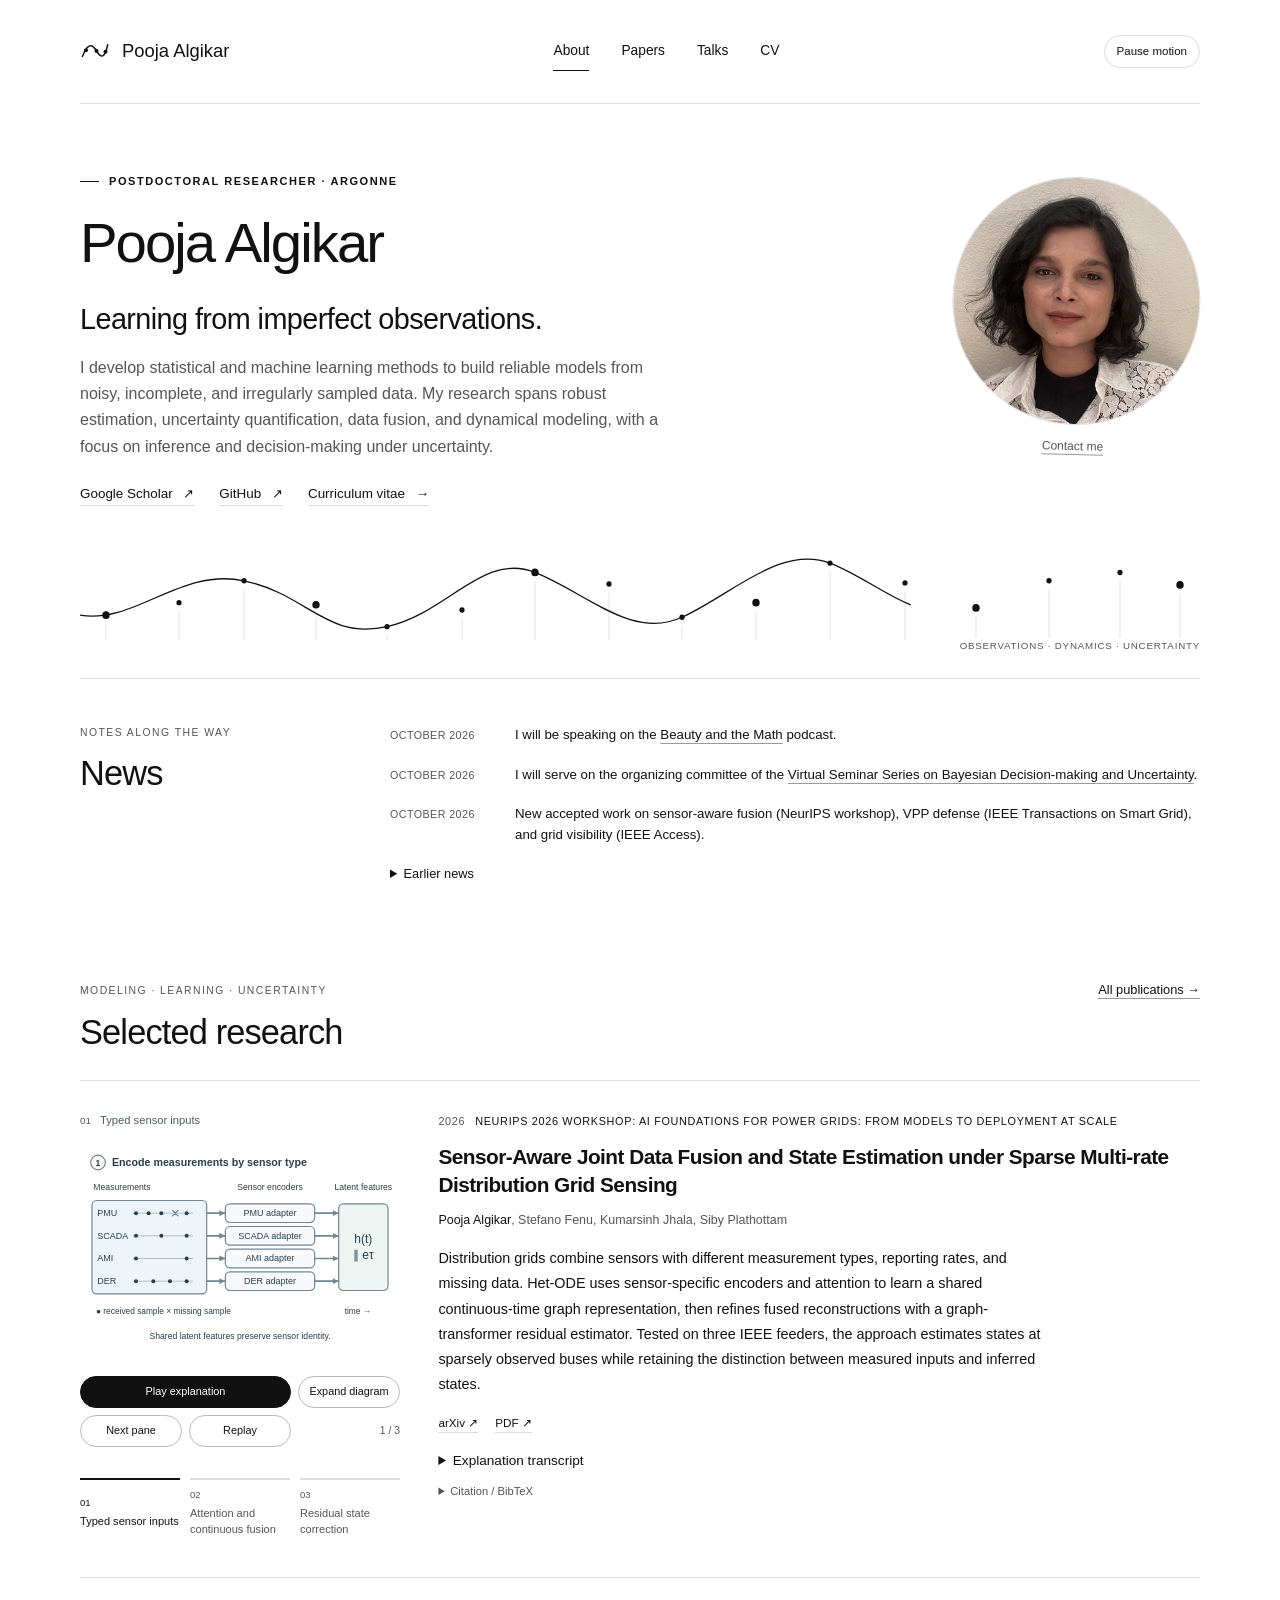
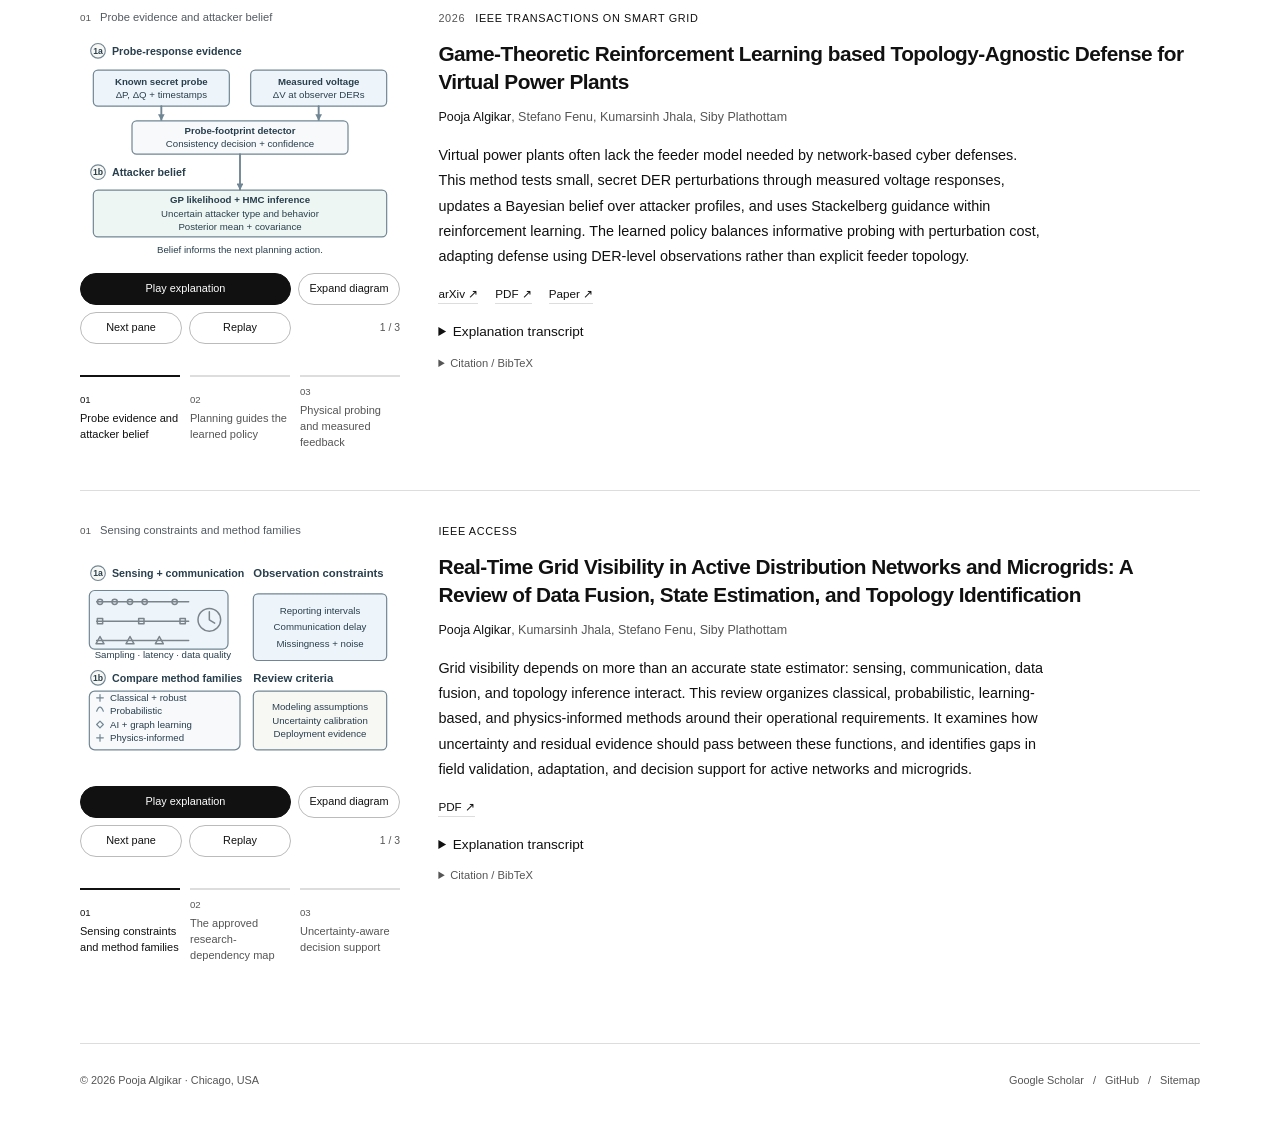
<file: index.html>
<!doctype html>
<html lang="en" class="no-js motion-off"><head><meta charset="utf-8"><meta name="viewport" content="width=device-width,initial-scale=1"><title>Research · Pooja Algikar</title><meta name="description" content="Pooja Algikar develops statistical and machine learning methods for reliable modeling, uncertainty quantification, and inference from imperfect data at Argonne National Laboratory."><link rel="canonical" href="https://apooja1.github.io/"><meta property="og:type" content="website"><meta property="og:site_name" content="Pooja Algikar"><meta property="og:title" content="Research · Pooja Algikar"><meta property="og:description" content="Pooja Algikar develops statistical and machine learning methods for reliable modeling, uncertainty quantification, and inference from imperfect data at Argonne National Laboratory."><meta property="og:url" content="https://apooja1.github.io/"><meta property="og:image" content="https://apooja1.github.io/images/pooja-algikar-89f3e8f4930c.jpg"><meta name="twitter:card" content="summary"><meta name="theme-color" content="#ffffff"><link rel="icon" href="/assets/favicon.svg" type="image/svg+xml"><link rel="stylesheet" href="/assets/css/research.css?v=123539543d"><script>document.documentElement.classList.replace('no-js','js');</script><script src="/assets/js/research.js?v=da0ce40711" defer></script><script type="application/ld+json">{"@context":"https://schema.org","@type":"Person","name":"Pooja Algikar","url":"https://apooja1.github.io/","jobTitle":"Postdoctoral researcher","worksFor":{"@type":"Organization","name":"Argonne National Laboratory"},"sameAs":["https://scholar.google.com/citations?user=ILPqcD4AAAAJ&hl=en","https://github.com/apooja1"]}</script></head><body><a class="skip-link" href="#main">Skip to content</a><header class="site-header wrap"><a class="brand" href="/"><svg viewBox="0 0 40 40" aria-hidden="true"><path d="M3 28Q12 3 22 20T37 11" fill="none" stroke="currentColor" stroke-width="1.5"/><circle cx="8" cy="19" r="2.7" fill="currentColor"/><circle cx="22" cy="20" r="2.7" fill="currentColor"/><circle cx="34" cy="21" r="2.7" fill="currentColor"/></svg><span>Pooja Algikar</span></a><nav class="site-nav" aria-label="Main navigation"><a href="/" aria-current="page">About</a><a href="/publications/">Papers</a><a href="/talks/">Talks</a><a href="/cv/">CV</a></nav><button class="motion-toggle" data-motion-toggle aria-pressed="true">Ⅱ Pause motion</button></header><main class="wrap" id="main" tabindex="-1"><section class="hero" aria-labelledby="name"><div class="hero-copy"><p class="eyebrow">Postdoctoral researcher · Argonne</p><h1 id="name">Pooja Algikar</h1><p class="lede">Learning from imperfect observations.</p><p class="bio">I develop statistical and machine learning methods to build reliable models from noisy, incomplete, and irregularly sampled data. My research spans robust estimation, uncertainty quantification, data fusion, and dynamical modeling, with a focus on inference and decision-making under uncertainty.</p><div class="profile-links"><a href="https://scholar.google.com/citations?user=ILPqcD4AAAAJ&amp;hl=en">Google Scholar <span>↗</span></a><a href="https://github.com/apooja1">GitHub <span>↗</span></a><a href="/cv/">Curriculum vitae <span>→</span></a></div></div><figure class="portrait"><img src="/images/pooja-algikar-89f3e8f4930c.jpg" alt="Pooja Algikar" width="400" height="400"><figcaption><a href="mailto:palgikar@anl.gov">Contact me</a></figcaption></figure></section><figure class="observation-study" aria-label="Decorative study of observations and temporal trajectories"><svg viewBox="0 0 1120 120" preserveAspectRatio="none" aria-hidden="true"><path d="M0 76C55 85 100 30 164 43S246 100 307 87S403 15 455 35S552 100 602 78S701 8 750 26S838 88 896 69S1004 8 1040 35S1093 58 1120 43" fill="none" stroke="currentColor" stroke-width="1.3" class="motif-path"/><line x1="26" x2="26" y1="84" y2="100" stroke="currentColor" opacity=".1"/><circle class="motif-dot" style="--delay:0s" cx="26" cy="76" r="3.7" fill="var(--accent)"/><line x1="99" x2="99" y1="72" y2="100" stroke="currentColor" opacity=".1"/><circle class="motif-dot" style="--delay:0.25s" cx="99" cy="64" r="2.6" fill="currentColor"/><line x1="164" x2="164" y1="51" y2="100" stroke="currentColor" opacity=".1"/><circle class="motif-dot" style="--delay:0.5s" cx="164" cy="43" r="2.6" fill="currentColor"/><line x1="236" x2="236" y1="74" y2="100" stroke="currentColor" opacity=".1"/><circle class="motif-dot" style="--delay:0.75s" cx="236" cy="66" r="3.7" fill="currentColor"/><line x1="307" x2="307" y1="95" y2="100" stroke="currentColor" opacity=".1"/><circle class="motif-dot" style="--delay:1s" cx="307" cy="87" r="2.6" fill="var(--accent)"/><line x1="382" x2="382" y1="79" y2="100" stroke="currentColor" opacity=".1"/><circle class="motif-dot" style="--delay:1.25s" cx="382" cy="71" r="2.6" fill="currentColor"/><line x1="455" x2="455" y1="43" y2="100" stroke="currentColor" opacity=".1"/><circle class="motif-dot" style="--delay:1.5s" cx="455" cy="35" r="3.7" fill="currentColor"/><line x1="529" x2="529" y1="54" y2="100" stroke="currentColor" opacity=".1"/><circle class="motif-dot" style="--delay:1.75s" cx="529" cy="46" r="2.6" fill="currentColor"/><line x1="602" x2="602" y1="86" y2="100" stroke="currentColor" opacity=".1"/><circle class="motif-dot" style="--delay:2s" cx="602" cy="78" r="2.6" fill="var(--accent)"/><line x1="676" x2="676" y1="72" y2="100" stroke="currentColor" opacity=".1"/><circle class="motif-dot" style="--delay:2.25s" cx="676" cy="64" r="3.7" fill="currentColor"/><line x1="750" x2="750" y1="34" y2="100" stroke="currentColor" opacity=".1"/><circle class="motif-dot" style="--delay:2.5s" cx="750" cy="26" r="2.6" fill="currentColor"/><line x1="825" x2="825" y1="53" y2="100" stroke="currentColor" opacity=".1"/><circle class="motif-dot" style="--delay:2.75s" cx="825" cy="45" r="2.6" fill="currentColor"/><line x1="896" x2="896" y1="77" y2="100" stroke="currentColor" opacity=".1"/><circle class="motif-dot" style="--delay:3s" cx="896" cy="69" r="3.7" fill="var(--accent)"/><line x1="969" x2="969" y1="51" y2="100" stroke="currentColor" opacity=".1"/><circle class="motif-dot" style="--delay:3.25s" cx="969" cy="43" r="2.6" fill="currentColor"/><line x1="1040" x2="1040" y1="43" y2="100" stroke="currentColor" opacity=".1"/><circle class="motif-dot" style="--delay:3.5s" cx="1040" cy="35" r="2.6" fill="currentColor"/><line x1="1100" x2="1100" y1="55" y2="100" stroke="currentColor" opacity=".1"/><circle class="motif-dot" style="--delay:3.75s" cx="1100" cy="47" r="3.7" fill="currentColor"/></svg><figcaption class="study-label">Observations · dynamics · uncertainty</figcaption></figure><section class="news-section" id="news" aria-labelledby="news-title"><div><p class="section-kicker">Notes along the way</p><h2 id="news-title">News</h2></div><div><ul class="news-list"><li><time datetime="2026-10">October 2026</time><p>I will be speaking on the <a href="https://www.youtube.com/playlist?list=PLOp1eOSzymm7KXFXaDE_0S8NSVlDKMX2v">Beauty and the Math</a> podcast.</p></li><li><time datetime="2026-10">October 2026</time><p>I will serve on the organizing committee of the <a href="https://gp-seminar-series.github.io/">Virtual Seminar Series on Bayesian Decision-making and Uncertainty</a>.</p></li><li><time>October 2026</time><p>New accepted work on sensor-aware fusion (NeurIPS workshop), VPP defense (IEEE Transactions on Smart Grid), and grid visibility (IEEE Access).</p></li></ul><details class="text-link"><summary>Earlier news</summary><ul class="news-list" style="margin-top:20px"><li><time>June 2025</time><p>Robust Gaussian processes with Huber likelihood and projection pursuit accepted at ECML 2025.</p></li><li><time>July 2024</time><p>Paper on quantifying the impact of measurement uncertainty on DMD accepted at CDC 2024.</p></li><li><time>October 2023</time><p>Presented work on data-driven time-series uncertainty quantification at UT Austin.</p></li><li><time>May 2023</time><p>Started an internship at NREL, quantifying measurement uncertainty in the Koopman operator.</p></li><li><time>March 2023</time><p>Conference paper selected for the best paper session at IEEE PES GM 2023.</p></li><li><time>January 2023</time><p>Journal paper accepted in IEEE Transactions on Power Systems.</p></li></ul></details></div></section><section aria-labelledby="selected-title"><div class="section-head"><div><p class="section-kicker">Modeling · learning · uncertainty</p><h2 id="selected-title">Selected research</h2></div><a href="/publications/">All publications →</a></div><article class="paper-entry" id="het-ode" aria-labelledby="selected-het-ode-title"><div class="paper-visual" id="selected-het-ode-diagram" data-duration="100.569792" data-explanation="het-ode" data-animation="het-ode"><div class="explanation-timing" data-timing role="group" aria-label="Explanation timing" aria-live="off"><span class="explanation-time"><span class="time-label">Elapsed</span><span class="time-value" data-time-elapsed>0:00</span></span><span class="explanation-time"><span class="time-label">Remaining</span><span class="time-value" data-time-remaining>1:41</span></span><span class="explanation-time"><span class="time-label">Total</span><span class="time-value" data-time-total>1:41</span></span></div><div class="pane-viewer"><figure class="method-pane" id="selected-het-ode-pane-0" data-method-pane data-pane-steps="0"><figcaption class="pane-heading"><span>01</span>Typed sensor inputs</figcaption><svg class="science-svg" viewBox="0 0 480 312" role="img" aria-labelledby="selected-het-ode-pane-0-title selected-het-ode-pane-0-desc"><title id="selected-het-ode-pane-0-title">Sensor-Aware Joint Data Fusion and State Estimation under Sparse Multi-rate Distribution Grid Sensing: Typed sensor inputs</title><desc id="selected-het-ode-pane-0-desc">Mask each sensor catalog and encode with its sensor-specific adapter plus a type embedding</desc><defs><marker id="compact-het-0-arrow" viewBox="0 0 8 8" markerWidth="9" markerHeight="9" refX="8" refY="4" orient="auto" markerUnits="userSpaceOnUse"><path class="diagram-arrowhead" d="M0 0L8 4L0 8Z" fill="#718694" stroke="none"/></marker></defs><g class="diagram-frame" color="#293f4d" fill="none" stroke="#718694" stroke-width="1.2" stroke-linecap="round" stroke-linejoin="round" font-family="system-ui, sans-serif" font-size="14.5"><g data-step="0" aria-label="Measurements retain their sensor type, timing and availability while typed adapters produce shared latent features.">
   <circle class="step-marker diagram-note" cx="27" cy="24" r="11" fill="#f7f7f4" stroke="#718694" stroke-width="1.1"/><text x="27" y="29" fill="currentColor" stroke="none" text-anchor="middle" font-size="13" font-weight="600" class="step-number">1</text><text x="48" y="30" fill="currentColor" stroke="none" text-anchor="start" font-size="16" font-weight="600" class="stage-title">Encode measurements by sensor type</text>
   <text x="20" y="65" fill="currentColor" stroke="none" text-anchor="start" font-size="13" font-weight="400">Measurements</text>
   <text x="285" y="65" fill="currentColor" stroke="none" text-anchor="middle" font-size="13" font-weight="400">Sensor encoders</text>
   <text x="425" y="65" fill="currentColor" stroke="none" text-anchor="middle" font-size="13" font-weight="400">Latent features</text>
   <rect class="process-box diagram-input" x="18" y="81" width="172" height="140" rx="7"/>
   <text x="26" y="104.5" fill="currentColor" stroke="none" text-anchor="start" font-size="13.5" font-weight="400">PMU</text><path d="M80 100H169" stroke="#b0bec8" stroke-width="1"/><circle cx="84" cy="100" r="3" fill="currentColor" stroke="none"/><circle cx="103" cy="100" r="3" fill="currentColor" stroke="none"/><circle cx="122" cy="100" r="3" fill="currentColor" stroke="none"/><circle cx="160" cy="100" r="3" fill="currentColor" stroke="none"/><path d="M139 96l8 8m0-8-8 8"/><rect class="process-box diagram-process" x="218" y="86" width="134" height="28" rx="7" fill="#f7f9fb" stroke="#718694" stroke-width="1.2"/><text x="285" y="104.32" fill="currentColor" stroke="none" text-anchor="middle" font-size="13.5" font-weight="400">PMU adapter</text><path class="data-arrow" d="M190 100H218" fill="none" stroke="#718694" stroke-width="1.6" marker-end="url(#compact-het-0-arrow)"/><path class="data-arrow" d="M352 100H388" fill="none" stroke="#718694" stroke-width="1.6" marker-end="url(#compact-het-0-arrow)"/><text x="26" y="138.5" fill="currentColor" stroke="none" text-anchor="start" font-size="13.5" font-weight="400">SCADA</text><path d="M80 134H169" stroke="#b0bec8" stroke-width="1"/><circle cx="84" cy="134" r="3" fill="currentColor" stroke="none"/><circle cx="122" cy="134" r="3" fill="currentColor" stroke="none"/><circle cx="160" cy="134" r="3" fill="currentColor" stroke="none"/><rect class="process-box diagram-process" x="218" y="120" width="134" height="28" rx="7" fill="#f7f9fb" stroke="#718694" stroke-width="1.2"/><text x="285" y="138.32" fill="currentColor" stroke="none" text-anchor="middle" font-size="13.5" font-weight="400">SCADA adapter</text><path class="data-arrow" d="M190 134H218" fill="none" stroke="#718694" stroke-width="1.6" marker-end="url(#compact-het-0-arrow)"/><path class="data-arrow" d="M352 134H388" fill="none" stroke="#718694" stroke-width="1.6" marker-end="url(#compact-het-0-arrow)"/><text x="26" y="172.5" fill="currentColor" stroke="none" text-anchor="start" font-size="13.5" font-weight="400">AMI</text><path d="M80 168H169" stroke="#b0bec8" stroke-width="1"/><circle cx="84" cy="168" r="3" fill="currentColor" stroke="none"/><circle cx="160" cy="168" r="3" fill="currentColor" stroke="none"/><rect class="process-box diagram-process" x="218" y="154" width="134" height="28" rx="7" fill="#f7f9fb" stroke="#718694" stroke-width="1.2"/><text x="285" y="172.32" fill="currentColor" stroke="none" text-anchor="middle" font-size="13.5" font-weight="400">AMI adapter</text><path class="data-arrow" d="M190 168H218" fill="none" stroke="#718694" stroke-width="1.6" marker-end="url(#compact-het-0-arrow)"/><path class="data-arrow" d="M352 168H388" fill="none" stroke="#718694" stroke-width="1.6" marker-end="url(#compact-het-0-arrow)"/><text x="26" y="206.5" fill="currentColor" stroke="none" text-anchor="start" font-size="13.5" font-weight="400">DER</text><path d="M80 202H169" stroke="#b0bec8" stroke-width="1"/><circle cx="84" cy="202" r="3" fill="currentColor" stroke="none"/><circle cx="110" cy="202" r="3" fill="currentColor" stroke="none"/><circle cx="135" cy="202" r="3" fill="currentColor" stroke="none"/><circle cx="160" cy="202" r="3" fill="currentColor" stroke="none"/><rect class="process-box diagram-process" x="218" y="188" width="134" height="28" rx="7" fill="#f7f9fb" stroke="#718694" stroke-width="1.2"/><text x="285" y="206.32" fill="currentColor" stroke="none" text-anchor="middle" font-size="13.5" font-weight="400">DER adapter</text><path class="data-arrow" d="M190 202H218" fill="none" stroke="#718694" stroke-width="1.6" marker-end="url(#compact-het-0-arrow)"/><path class="data-arrow" d="M352 202H388" fill="none" stroke="#718694" stroke-width="1.6" marker-end="url(#compact-het-0-arrow)"/>
   <rect class="process-box diagram-output" x="388" y="86" width="74" height="130" rx="7" fill="#edf6f2" stroke="#718694" stroke-width="1.2"/><text x="425" y="144.26" fill="currentColor" stroke="none" text-anchor="middle" font-size="18" font-weight="400">h(t)</text><text x="425" y="169.26" fill="currentColor" stroke="none" text-anchor="middle" font-size="18" font-weight="400">∥ eτ</text>
   <text x="24" y="251" fill="currentColor" stroke="none" text-anchor="start" font-size="12.5" font-weight="400">● received sample    × missing sample</text>
   <text x="397" y="251" fill="currentColor" stroke="none" text-anchor="start" font-size="12.5" font-weight="400">time →</text>
   <text x="240" y="289" fill="currentColor" stroke="none" text-anchor="middle" font-size="13" font-weight="400">Shared latent features preserve sensor identity.</text>
  </g></g></svg></figure><figure class="method-pane" id="selected-het-ode-pane-1" data-method-pane data-pane-steps="1,2"><figcaption class="pane-heading"><span>02</span>Attention and continuous fusion</figcaption><svg class="science-svg" viewBox="0 0 480 340" role="img" aria-labelledby="selected-het-ode-pane-1-title selected-het-ode-pane-1-desc"><title id="selected-het-ode-pane-1-title">Sensor-Aware Joint Data Fusion and State Estimation under Sparse Multi-rate Distribution Grid Sensing: Attention and continuous fusion</title><desc id="selected-het-ode-pane-1-desc">Use type-conditioned queries, keys and values with time gaps; aggregate by bus and time into q(z₀). Evolve a continuous latent trajectory on the feeder graph and decode a fused reconstruction</desc><defs><marker id="compact-het-1-arrow" viewBox="0 0 8 8" markerWidth="9" markerHeight="9" refX="8" refY="4" orient="auto" markerUnits="userSpaceOnUse"><path class="diagram-arrowhead" d="M0 0L8 4L0 8Z" fill="#718694" stroke="none"/></marker></defs><g class="diagram-frame" color="#293f4d" fill="none" stroke="#718694" stroke-width="1.2" stroke-linecap="round" stroke-linejoin="round" font-family="system-ui, sans-serif" font-size="14.5"><g data-step="1" aria-label="Typed queries, keys and values weight related observations before aggregation into an initial latent distribution.">
    <circle class="step-marker diagram-note" cx="27" cy="22" r="11" fill="#f7f7f4" stroke="#718694" stroke-width="1.1"/><text x="27" y="27" fill="currentColor" stroke="none" text-anchor="middle" font-size="13" font-weight="600" class="step-number">2a</text><text x="48" y="28" fill="currentColor" stroke="none" text-anchor="start" font-size="16" font-weight="600" class="stage-title">Sensor-typed attention layers</text>
    <text x="20" y="53" fill="currentColor" stroke="none" text-anchor="start" font-size="13" font-weight="400">Typed features with observation time gaps</text>
    <rect class="process-box diagram-input" x="20" y="68" width="196" height="38" rx="7" fill="#eef5fa" stroke="#718694" stroke-width="1.2"/><text x="118" y="91" fill="currentColor" stroke="none" text-anchor="middle" font-size="12.5" font-weight="400">Q: target + sensor type</text>
    <rect class="process-box diagram-input" x="264" y="68" width="196" height="38" rx="7" fill="#eef5fa" stroke="#718694" stroke-width="1.2"/><text x="362" y="91" fill="currentColor" stroke="none" text-anchor="middle" font-size="12.5" font-weight="400">K, V: source + type + Δt</text>
    <rect class="process-box diagram-process" x="70" y="127" width="340" height="46" rx="7" fill="#f7f9fb" stroke="#718694" stroke-width="1.2"/><text x="240" y="144.66" fill="currentColor" stroke="none" text-anchor="middle" font-size="13" font-weight="400">α = softmax(QᵀK / √d)</text><text x="240" y="163.66" fill="currentColor" stroke="none" text-anchor="middle" font-size="13" font-weight="400">Weighted values + target skip</text>
    <path class="data-arrow" d="M118 106L118 111Q118 116 123 116L169.5 116Q175 116 175 121.5L175 127" fill="none" stroke="#718694" stroke-width="1.6" marker-end="url(#compact-het-1-arrow)"/>
    <path class="data-arrow" d="M362 106L362 111Q362 116 357 116L310.5 116Q305 116 305 121.5L305 127" fill="none" stroke="#718694" stroke-width="1.6" marker-end="url(#compact-het-1-arrow)"/>
    <rect class="process-box diagram-output" x="70" y="189" width="340" height="32" rx="7" fill="#edf6f2" stroke="#718694" stroke-width="1.2"/><text x="240" y="209.16" fill="currentColor" stroke="none" text-anchor="middle" font-size="13" font-weight="400">Aggregate by bus + time → q(z₀)</text>
    <path class="data-arrow" d="M240 173V189" fill="none" stroke="#718694" stroke-width="1.6" marker-end="url(#compact-het-1-arrow)"/>
   </g><g data-step="2" aria-label="A starting latent from the posterior evolves continuously on the feeder graph, then a typed decoder produces the fused reconstruction.">
    <circle class="step-marker diagram-note" cx="27" cy="242" r="11" fill="#f7f7f4" stroke="#718694" stroke-width="1.1"/><text x="27" y="247" fill="currentColor" stroke="none" text-anchor="middle" font-size="13" font-weight="600" class="step-number">2b</text><text x="48" y="248" fill="currentColor" stroke="none" text-anchor="start" font-size="16" font-weight="600" class="stage-title">Continuous latent evolution</text>
    <rect class="process-box diagram-process" x="20" y="263" width="252" height="64" rx="7" fill="#f7f9fb" stroke="#718694" stroke-width="1.2"/><text x="146" y="280.16" fill="currentColor" stroke="none" text-anchor="middle" font-size="13" font-weight="600">Latent graph ODE</text><text x="146" y="299.16" fill="currentColor" stroke="none" text-anchor="middle" font-size="13" font-weight="400">dzᵢ/dt = gᵢ(Z; τᵢ, G)</text><text x="146" y="318.16" fill="currentColor" stroke="none" text-anchor="middle" font-size="13" font-weight="400">Shared messages; typed readout</text>
    <rect class="process-box diagram-output" x="312" y="267" width="148" height="56" rx="7" fill="#edf6f2" stroke="#718694" stroke-width="1.2"/><text x="386" y="289.32" fill="currentColor" stroke="none" text-anchor="middle" font-size="13.5" font-weight="600">Typed decoder</text><text x="386" y="309.32" fill="currentColor" stroke="none" text-anchor="middle" font-size="13.5" font-weight="400">z(t) → x̂DF(t)</text>
    <path class="data-arrow" d="M70 205L14 205Q8 205 8 211L8 289Q8 295 14 295L20 295" fill="none" stroke="#718694" stroke-width="1.6" marker-end="url(#compact-het-1-arrow)"/>
    <path class="data-arrow" d="M272 295H312" fill="none" stroke="#718694" stroke-width="1.6" marker-end="url(#compact-het-1-arrow)"/>
   </g></g></svg></figure><figure class="method-pane" id="selected-het-ode-pane-2" data-method-pane data-pane-steps="3"><figcaption class="pane-heading"><span>03</span>Residual state correction</figcaption><svg class="science-svg" viewBox="0 0 480 320" role="img" aria-labelledby="selected-het-ode-pane-2-title selected-het-ode-pane-2-desc"><title id="selected-het-ode-pane-2-title">Sensor-Aware Joint Data Fusion and State Estimation under Sparse Multi-rate Distribution Grid Sensing: Residual state correction</title><desc id="selected-het-ode-pane-2-desc">Feed fused reconstruction plus mask to the graph transformer and add its per-bus residual</desc><defs><marker id="compact-het-2-arrow" viewBox="0 0 8 8" markerWidth="9" markerHeight="9" refX="8" refY="4" orient="auto" markerUnits="userSpaceOnUse"><path class="diagram-arrowhead" d="M0 0L8 4L0 8Z" fill="#718694" stroke="none"/></marker></defs><g class="diagram-frame" color="#293f4d" fill="none" stroke="#718694" stroke-width="1.2" stroke-linecap="round" stroke-linejoin="round" font-family="system-ui, sans-serif" font-size="14.5"><g data-step="3" aria-label="The graph transformer uses fused states and the observation mask; its per-bus correction is added to the fused-state skip path.">
   <circle class="step-marker diagram-note" cx="27" cy="24" r="11" fill="#f7f7f4" stroke="#718694" stroke-width="1.1"/><text x="27" y="29" fill="currentColor" stroke="none" text-anchor="middle" font-size="13" font-weight="600" class="step-number">3</text><text x="48" y="30" fill="currentColor" stroke="none" text-anchor="start" font-size="16" font-weight="600" class="stage-title">Correct the fused state</text>
   <rect class="process-box diagram-input" x="22" y="66" width="270" height="56" rx="7" fill="#eef5fa" stroke="#718694" stroke-width="1.2"/><text x="157" y="88.32" fill="currentColor" stroke="none" text-anchor="middle" font-size="13.5" font-weight="400">Fused state x̂DF(t)</text><text x="157" y="108.32" fill="currentColor" stroke="none" text-anchor="middle" font-size="13.5" font-weight="400">Mask m(t); feeder graph G</text>
   <rect class="process-box diagram-process" x="22" y="160" width="270" height="74" rx="7" fill="#f7f9fb" stroke="#718694" stroke-width="1.2"/><text x="157" y="180.32" fill="currentColor" stroke="none" text-anchor="middle" font-size="13.5" font-weight="600">Graph-transformer estimator</text><text x="157" y="201.32" fill="currentColor" stroke="none" text-anchor="middle" font-size="13.5" font-weight="400">[x̂DF(t) ∥ m(t)] on G</text><text x="157" y="222.32" fill="currentColor" stroke="none" text-anchor="middle" font-size="13.5" font-weight="400">Per-bus residual Δ(t)</text>
   <path class="data-arrow" d="M157 122V160" fill="none" stroke="#718694" stroke-width="1.6" marker-end="url(#compact-het-2-arrow)"/>
   <path class="data-arrow" d="M292 94L360 94Q366 94 366 100L366 179" fill="none" stroke="#718694" stroke-width="1.6" marker-end="url(#compact-het-2-arrow)"/>
   <text x="378" y="143" fill="currentColor" stroke="none" text-anchor="start" font-size="12.5" font-weight="400">Skip</text>
   <circle class="process-box diagram-output" cx="366" cy="197" r="18"/>
   <text x="366" y="204" fill="currentColor" stroke="none" text-anchor="middle" font-size="24" font-weight="400">+</text>
   <rect class="process-box diagram-output" x="406" y="173" width="56" height="48" rx="7" fill="#edf6f2" stroke="#718694" stroke-width="1.2"/><text x="434" y="202.76" fill="currentColor" stroke="none" text-anchor="middle" font-size="18" font-weight="400">x̂(t)</text>
   <path class="data-arrow" d="M292 197H348" fill="none" stroke="#718694" stroke-width="1.6" marker-end="url(#compact-het-2-arrow)"/>
   <path class="data-arrow" d="M384 197H406" fill="none" stroke="#718694" stroke-width="1.6" marker-end="url(#compact-het-2-arrow)"/>
   <text x="240" y="273" fill="currentColor" stroke="none" text-anchor="middle" font-size="15" font-weight="600">Final state estimate</text>
   <text x="240" y="299" fill="currentColor" stroke="none" text-anchor="middle" font-size="18" font-weight="400">x̂(t) = x̂DF(t) + Δ(t)</text>
  </g></g></svg></figure></div><div class="animation-controls"><button type="button" class="play-control" data-play aria-pressed="false" aria-label="Play or pause explanation for Sensor-Aware Joint Data Fusion and State Estimation under Sparse Multi-rate Distribution Grid Sensing" aria-describedby="selected-het-ode-summary">Play explanation</button><button type="button" data-next aria-label="Next pane of Sensor-Aware Joint Data Fusion and State Estimation under Sparse Multi-rate Distribution Grid Sensing">Next pane</button><button type="button" data-replay aria-label="Replay explanation for Sensor-Aware Joint Data Fusion and State Estimation under Sparse Multi-rate Distribution Grid Sensing">Replay</button><button type="button" class="expand-diagram" data-expand hidden aria-haspopup="dialog" aria-expanded="false" aria-controls="selected-het-ode-diagram" aria-label="Expand diagram for Sensor-Aware Joint Data Fusion and State Estimation under Sparse Multi-rate Distribution Grid Sensing">Expand diagram</button><span class="progress" data-progress>1 / 3</span></div><span class="audio-status" data-audio-status role="status" aria-live="polite"></span><audio class="paper-audio" controls preload="none" aria-label="Spoken explanation for Sensor-Aware Joint Data Fusion and State Estimation under Sparse Multi-rate Distribution Grid Sensing"><source src="/assets/audio/het-ode-guided-4aa80713cccd.m4a" type="audio/mp4"><a href="/assets/audio/het-ode-guided-4aa80713cccd.m4a">Download the spoken explanation</a></audio><ol class="animation-stages narration-cues" hidden><li data-stage-start="0" data-stage-end="22.706458"><span>01</span>Typed sensor encoders</li><li data-stage-start="22.706458" data-stage-end="47.3515"><span>02</span>Sensor-typed attention</li><li data-stage-start="47.3515" data-stage-end="73.037167"><span>03</span>Continuous graph ODE</li><li data-stage-start="73.037167" data-stage-end="100.569792"><span>04</span>Residual state correction</li></ol><div class="pane-nav" role="group" aria-label="Method panes for Sensor-Aware Joint Data Fusion and State Estimation under Sparse Multi-rate Distribution Grid Sensing"><button type="button" data-pane-choose="0" aria-controls="selected-het-ode-pane-0" aria-pressed="false"><span>01</span>Typed sensor inputs</button><button type="button" data-pane-choose="1" aria-controls="selected-het-ode-pane-1" aria-pressed="false"><span>02</span>Attention and continuous fusion</button><button type="button" data-pane-choose="2" aria-controls="selected-het-ode-pane-2" aria-pressed="false"><span>03</span>Residual state correction</button></div></div><div class="paper-copy"><div class="paper-meta"><span>2026</span><span class="venue">NeurIPS 2026 Workshop: AI Foundations for Power Grids: From Models to Deployment at Scale</span></div><h3 id="selected-het-ode-title"><a href="https://arxiv.org/abs/2610.15156">Sensor-Aware Joint Data Fusion and State Estimation under Sparse Multi-rate Distribution Grid Sensing</a></h3><p class="authors"><strong>Pooja Algikar</strong>, Stefano Fenu, Kumarsinh Jhala, Siby Plathottam</p><p class="paper-summary" id="selected-het-ode-summary">Distribution grids combine sensors with different measurement types, reporting rates, and missing data. Het-ODE uses sensor-specific encoders and attention to learn a shared continuous-time graph representation, then refines fused reconstructions with a graph-transformer residual estimator. Tested on three IEEE feeders, the approach estimates states at sparsely observed buses while retaining the distinction between measured inputs and inferred states.</p><div class="research-links"><a href="https://arxiv.org/abs/2610.15156">arXiv ↗</a><a href="https://arxiv.org/pdf/2610.15156">PDF ↗</a></div><details class="explanation-transcript" id="selected-het-ode-transcript"><summary>Explanation transcript</summary><ol aria-label="Narration by stage"><li data-transcript-step="0"><h4>Typed sensor encoders</h4><p>How can we estimate a changing system when its sensors measure different quantities, report at different rates, and leave gaps? In this work, each sensor type has its own encoder to handle its available measurement channels. An observation mask records which values are present. The encoders produce shared latent features, a common representation that also retains the identity of each sensor type.</p></li><li data-transcript-step="1"><h4>Sensor-typed attention</h4><p>The next challenge is deciding which observations should inform one another. Sensor-typed attention learns these relationships using the measurement features, sensor identities, and time between observations. A query represents the information being sought; keys and values represent the information other observations can contribute. Combining this evidence across observation times gives each bus a probability distribution for its initial latent state.</p></li><li data-transcript-step="2"><h4>Continuous graph ODE</h4><p>Between observations, the system continues to change. We represent that evolution with a graph ordinary differential equation, which describes how a compact latent state changes over time. Shared interaction functions exchange information between neighboring buses, while sensor-specific readouts determine their latent derivatives. A typed decoder converts the resulting trajectory into a fused reconstruction of electrical quantities for the state estimator.</p></li><li data-transcript-step="3"><h4>Residual state correction</h4><p>The fused reconstruction provides an initial estimate, which the state estimator then refines. A graph transformer learns a correction for each bus using that estimate, the observation mask, and connections between buses. The final state estimate is the fused estimate plus this learned correction. This residual formulation lets the estimator refine information already recovered by data fusion. In the three test feeders, the refinement improves accuracy over fusion alone.</p></li></ol></details><details class="citation"><summary>Citation / BibTeX</summary><button class="copy-button" data-copy>Copy BibTeX</button><pre>@inproceedings{algikar2026sensoraware,
  title={Sensor-Aware Joint Data Fusion and State Estimation under Sparse Multi-rate Distribution Grid Sensing},
  author={Algikar, Pooja and Fenu, Stefano and Jhala, Kumarsinh and Plathottam, Siby},
  booktitle={NeurIPS Workshop: AI Foundations for Power Grids: From Models to Deployment at Scale},
  year={2026},
  eprint={2610.15156},
  archivePrefix={arXiv},
  primaryClass={cs.LG},
  url={https://arxiv.org/abs/2610.15156}
}</pre></details></div></article><article class="paper-entry" id="vpp-defense" aria-labelledby="selected-vpp-defense-title"><div class="paper-visual" id="selected-vpp-defense-diagram" data-duration="106.330958" data-explanation="vpp-defense" data-animation="vpp-defense"><div class="explanation-timing" data-timing role="group" aria-label="Explanation timing" aria-live="off"><span class="explanation-time"><span class="time-label">Elapsed</span><span class="time-value" data-time-elapsed>0:00</span></span><span class="explanation-time"><span class="time-label">Remaining</span><span class="time-value" data-time-remaining>1:47</span></span><span class="explanation-time"><span class="time-label">Total</span><span class="time-value" data-time-total>1:47</span></span></div><div class="pane-viewer"><figure class="method-pane" id="selected-vpp-defense-pane-0" data-method-pane data-pane-steps="0,1"><figcaption class="pane-heading"><span>01</span>Probe evidence and attacker belief</figcaption><svg class="science-svg" viewBox="0 0 480 330" role="img" aria-labelledby="selected-vpp-defense-pane-0-title selected-vpp-defense-pane-0-desc"><title id="selected-vpp-defense-pane-0-title">Game-Theoretic Reinforcement Learning based Topology-Agnostic Defense for Virtual Power Plants: Probe evidence and attacker belief</title><desc id="selected-vpp-defense-pane-0-desc">Compare known perturbation footprints with measured responses. Update the attacker belief using GP inference and HMC</desc><defs><marker id="compact-vpp-0-arrow" viewBox="0 0 8 8" markerWidth="10" markerHeight="10" refX="8" refY="4" orient="auto" markerUnits="userSpaceOnUse"><path class="diagram-arrowhead" d="M0 0L8 4L0 8Z" fill="#718694" stroke="none"/></marker></defs><g class="diagram-frame" color="#293f4d" fill="none" stroke="#718694" stroke-width="1.2" stroke-linecap="round" stroke-linejoin="round" font-family="system-ui, sans-serif" font-size="14.5"><g data-step="0" aria-label="Known secret setpoint probes and observed voltages enter the footprint detector.">
    <circle class="step-marker diagram-note" cx="27" cy="20" r="11" fill="#f7f7f4" stroke="#718694" stroke-width="1.1"/><text x="27" y="25" fill="currentColor" stroke="none" text-anchor="middle" font-size="13" font-weight="600" class="step-number">1a</text><text x="48" y="26" fill="currentColor" stroke="none" text-anchor="start" font-size="16" font-weight="600" class="stage-title">Probe-response evidence</text>
    <rect class="process-box diagram-input" x="20" y="49" width="204" height="54" rx="7" fill="#eef5fa" stroke="#718694" stroke-width="1.2"/><text x="122" y="70.64" fill="currentColor" stroke="none" text-anchor="middle" font-size="14.5" font-weight="600">Known secret probe</text><text x="122" y="90.64" fill="currentColor" stroke="none" text-anchor="middle" font-size="14.5" font-weight="400">ΔP, ΔQ + timestamps</text>
    <rect class="process-box diagram-input" x="256" y="49" width="204" height="54" rx="7" fill="#eef5fa" stroke="#718694" stroke-width="1.2"/><text x="358" y="70.64" fill="currentColor" stroke="none" text-anchor="middle" font-size="14.5" font-weight="600">Measured voltage</text><text x="358" y="90.64" fill="currentColor" stroke="none" text-anchor="middle" font-size="14.5" font-weight="400">ΔV at observer DERs</text>
    <path class="data-arrow" d="M122 103V125" fill="none" stroke="#718694" stroke-width="1.9" marker-end="url(#compact-vpp-0-arrow)"/>
    <path class="data-arrow" d="M358 103V125" fill="none" stroke="#718694" stroke-width="1.9" marker-end="url(#compact-vpp-0-arrow)"/>
    <rect class="process-box diagram-process" x="78" y="125" width="324" height="50" rx="7" fill="#f7f9fb" stroke="#718694" stroke-width="1.2"/><text x="240" y="144.64" fill="currentColor" stroke="none" text-anchor="middle" font-size="14.5" font-weight="600">Probe-footprint detector</text><text x="240" y="164.64" fill="currentColor" stroke="none" text-anchor="middle" font-size="14.5" font-weight="400">Consistency decision + confidence</text>
   </g><g data-step="1" aria-label="Detector evidence updates an uncertain attacker belief using GP likelihood, HMC inference and posterior moments.">
    <circle class="step-marker diagram-note" cx="27" cy="202" r="11" fill="#f7f7f4" stroke="#718694" stroke-width="1.1"/><text x="27" y="207" fill="currentColor" stroke="none" text-anchor="middle" font-size="13" font-weight="600" class="step-number">1b</text><text x="48" y="208" fill="currentColor" stroke="none" text-anchor="start" font-size="16" font-weight="600" class="stage-title">Attacker belief</text>
    <path class="data-arrow" d="M240 175V229" fill="none" stroke="#718694" stroke-width="1.9" marker-end="url(#compact-vpp-0-arrow)"/>
    <rect class="process-box diagram-output" x="20" y="229" width="440" height="70" rx="7" fill="#edf6f2" stroke="#718694" stroke-width="1.2"/><text x="240" y="248.64" fill="currentColor" stroke="none" text-anchor="middle" font-size="14.5" font-weight="600">GP likelihood + HMC inference</text><text x="240" y="268.64" fill="currentColor" stroke="none" text-anchor="middle" font-size="14.5" font-weight="400">Uncertain attacker type and behavior</text><text x="240" y="288.64" fill="currentColor" stroke="none" text-anchor="middle" font-size="14.5" font-weight="400">Posterior mean + covariance</text>
    <text x="240" y="323" fill="currentColor" stroke="none" text-anchor="middle" font-size="14.5" font-weight="400">Belief informs the next planning action.</text>
   </g></g></svg></figure><figure class="method-pane" id="selected-vpp-defense-pane-1" data-method-pane data-pane-steps="2"><figcaption class="pane-heading"><span>02</span>Planning guides the learned policy</figcaption><svg class="science-svg" viewBox="0 0 480 320" role="img" aria-labelledby="selected-vpp-defense-pane-1-title selected-vpp-defense-pane-1-desc"><title id="selected-vpp-defense-pane-1-title">Game-Theoretic Reinforcement Learning based Topology-Agnostic Defense for Virtual Power Plants: Planning guides the learned policy</title><desc id="selected-vpp-defense-pane-1-desc">Guide RL through a Stackelberg action and reward alignment</desc><defs><marker id="compact-vpp-1-arrow" viewBox="0 0 8 8" markerWidth="10" markerHeight="10" refX="8" refY="4" orient="auto" markerUnits="userSpaceOnUse"><path class="diagram-arrowhead" d="M0 0L8 4L0 8Z" fill="#718694" stroke="none"/></marker></defs><g class="diagram-frame" color="#293f4d" fill="none" stroke="#718694" stroke-width="1.2" stroke-linecap="round" stroke-linejoin="round" font-family="system-ui, sans-serif" font-size="14.5"><g data-step="2" aria-label="An uncertain attacker belief enters Stackelberg planning. The candidate action guides the RL policy input and its reward alignment.">
   <circle class="step-marker diagram-note" cx="27" cy="20" r="11" fill="#f7f7f4" stroke="#718694" stroke-width="1.1"/><text x="27" y="25" fill="currentColor" stroke="none" text-anchor="middle" font-size="13" font-weight="600" class="step-number">2</text><text x="48" y="26" fill="currentColor" stroke="none" text-anchor="start" font-size="16" font-weight="600" class="stage-title">Plan + adapt</text>
   <rect class="process-box diagram-input" x="20" y="51" width="440" height="38" rx="7" fill="#eef5fa" stroke="#718694" stroke-width="1.2"/><text x="240" y="74.64" fill="currentColor" stroke="none" text-anchor="middle" font-size="14.5" font-weight="400">Input: uncertain attacker-profile belief</text>
   <path class="data-arrow" d="M240 89L240 104Q240 110 234 110L128 110Q122 110 122 116L122 132" fill="none" stroke="#718694" stroke-width="1.9" marker-end="url(#compact-vpp-1-arrow)"/>
   <rect class="process-box diagram-process" x="20" y="132" width="204" height="86" rx="7" fill="#f7f9fb" stroke="#718694" stroke-width="1.2"/><text x="122" y="159.64" fill="currentColor" stroke="none" text-anchor="middle" font-size="14.5" font-weight="600">Stackelberg planner</text><text x="122" y="179.64" fill="currentColor" stroke="none" text-anchor="middle" font-size="14.5" font-weight="400">Belief-weighted</text><text x="122" y="199.64" fill="currentColor" stroke="none" text-anchor="middle" font-size="14.5" font-weight="400">candidate action</text>
   <path class="data-arrow" d="M224 175H256" fill="none" stroke="#718694" stroke-width="1.9" marker-end="url(#compact-vpp-1-arrow)"/>
   <rect class="process-box diagram-process" x="256" y="132" width="204" height="86" rx="7" fill="#f7f9fb" stroke="#718694" stroke-width="1.2"/><text x="358" y="159.64" fill="currentColor" stroke="none" text-anchor="middle" font-size="14.5" font-weight="600">RL policy</text><text x="358" y="179.64" fill="currentColor" stroke="none" text-anchor="middle" font-size="14.5" font-weight="400">Voltage + risk inputs</text><text x="358" y="199.64" fill="currentColor" stroke="none" text-anchor="middle" font-size="14.5" font-weight="400">Realized perturbation</text>
   <text x="122" y="246" fill="currentColor" stroke="none" text-anchor="middle" font-size="14.5" font-weight="400">Policy input + alignment</text>
   <text x="122" y="267" fill="currentColor" stroke="none" text-anchor="middle" font-size="14.5" font-weight="400">reward use the candidate.</text>
   <path class="data-arrow" d="M358 218V272" fill="none" stroke="#718694" stroke-width="1.9" marker-end="url(#compact-vpp-1-arrow)"/>
   <rect class="process-box diagram-output" x="256" y="272" width="204" height="35" rx="7" fill="#edf6f2" stroke="#718694" stroke-width="1.2"/><text x="358" y="294.14" fill="currentColor" stroke="none" text-anchor="middle" font-size="14.5" font-weight="400">Chosen ΔP, ΔQ</text>
  </g></g></svg></figure><figure class="method-pane" id="selected-vpp-defense-pane-2" data-method-pane data-pane-steps="3"><figcaption class="pane-heading"><span>03</span>Physical probing and measured feedback</figcaption><svg class="science-svg" viewBox="0 0 480 330" role="img" aria-labelledby="selected-vpp-defense-pane-2-title selected-vpp-defense-pane-2-desc"><title id="selected-vpp-defense-pane-2-title">Game-Theoretic Reinforcement Learning based Topology-Agnostic Defense for Virtual Power Plants: Physical probing and measured feedback</title><desc id="selected-vpp-defense-pane-2-desc">Apply small DER perturbations and observe the next response</desc><defs><marker id="compact-vpp-2-arrow" viewBox="0 0 8 8" markerWidth="10" markerHeight="10" refX="8" refY="4" orient="auto" markerUnits="userSpaceOnUse"><path class="diagram-arrowhead" d="M0 0L8 4L0 8Z" fill="#718694" stroke="none"/></marker></defs><g class="diagram-frame" color="#293f4d" fill="none" stroke="#718694" stroke-width="1.2" stroke-linecap="round" stroke-linejoin="round" font-family="system-ui, sans-serif" font-size="14.5"><g data-step="3" aria-label="The chosen actor-DER perturbation causes a physical voltage response. Observer measurements return as the next detector input.">
   <circle class="step-marker diagram-note" cx="27" cy="20" r="11" fill="#f7f7f4" stroke="#718694" stroke-width="1.1"/><text x="27" y="25" fill="currentColor" stroke="none" text-anchor="middle" font-size="13" font-weight="600" class="step-number">3</text><text x="48" y="26" fill="currentColor" stroke="none" text-anchor="start" font-size="16" font-weight="600" class="stage-title">DER probing + feedback</text>
   <rect class="process-box diagram-input" x="20" y="51" width="440" height="44" rx="7" fill="#eef5fa" stroke="#718694" stroke-width="1.2"/><text x="240" y="77.64" fill="currentColor" stroke="none" text-anchor="middle" font-size="14.5" font-weight="400">Policy-selected perturbation ΔP, ΔQ</text>
   <path class="data-arrow" d="M362 95V135" fill="none" stroke="#718694" stroke-width="1.9" marker-end="url(#compact-vpp-2-arrow)"/>
   <rect class="process-box diagram-process" x="264" y="135" width="196" height="58" rx="7" fill="#f7f9fb" stroke="#718694" stroke-width="1.2"/><text x="362" y="158.64" fill="currentColor" stroke="none" text-anchor="middle" font-size="14.5" font-weight="600">Actor DERs</text><text x="362" y="178.64" fill="currentColor" stroke="none" text-anchor="middle" font-size="14.5" font-weight="400">Small feasible ΔP, ΔQ</text>
   <rect class="process-box diagram-output" x="20" y="135" width="196" height="58" rx="7" fill="#edf6f2" stroke="#718694" stroke-width="1.2"/><text x="118" y="158.64" fill="currentColor" stroke="none" text-anchor="middle" font-size="14.5" font-weight="600">Observer DERs</text><text x="118" y="178.64" fill="currentColor" stroke="none" text-anchor="middle" font-size="14.5" font-weight="400">Voltage measurements</text>
   <text x="240" y="119" fill="currentColor" stroke="none" text-anchor="middle" font-size="14.5" font-weight="400">Physical voltage response</text>
   <path class="data-arrow physical-response" d="M264 164H216" fill="none" stroke="#718694" stroke-width="2.8" marker-end="url(#compact-vpp-2-arrow)"/>
   <path class="data-arrow" d="M118 193L118 209Q118 215 124 215L466 215Q472 215 472 221L472 268Q472 274 466 274L460 274" fill="none" stroke="#718694" stroke-width="1.9" marker-end="url(#compact-vpp-2-arrow)"/>
   <text x="240" y="237" fill="currentColor" stroke="none" text-anchor="middle" font-size="14.5" font-weight="400">Measured-voltage feedback</text>
   <rect class="process-box diagram-input" x="20" y="253" width="440" height="42" rx="7" fill="#eef5fa" stroke="#718694" stroke-width="1.2"/><text x="240" y="278.64" fill="currentColor" stroke="none" text-anchor="middle" font-size="14.5" font-weight="400">Next detector input: measured voltage</text>
   <text x="240" y="320" fill="currentColor" stroke="none" text-anchor="middle" font-size="14.5" font-weight="400">DER-level feedback; feeder model not supplied.</text>
  </g></g></svg></figure></div><div class="animation-controls"><button type="button" class="play-control" data-play aria-pressed="false" aria-label="Play or pause explanation for Game-Theoretic Reinforcement Learning based Topology-Agnostic Defense for Virtual Power Plants" aria-describedby="selected-vpp-defense-summary">Play explanation</button><button type="button" data-next aria-label="Next pane of Game-Theoretic Reinforcement Learning based Topology-Agnostic Defense for Virtual Power Plants">Next pane</button><button type="button" data-replay aria-label="Replay explanation for Game-Theoretic Reinforcement Learning based Topology-Agnostic Defense for Virtual Power Plants">Replay</button><button type="button" class="expand-diagram" data-expand hidden aria-haspopup="dialog" aria-expanded="false" aria-controls="selected-vpp-defense-diagram" aria-label="Expand diagram for Game-Theoretic Reinforcement Learning based Topology-Agnostic Defense for Virtual Power Plants">Expand diagram</button><span class="progress" data-progress>1 / 3</span></div><span class="audio-status" data-audio-status role="status" aria-live="polite"></span><audio class="paper-audio" controls preload="none" aria-label="Spoken explanation for Game-Theoretic Reinforcement Learning based Topology-Agnostic Defense for Virtual Power Plants"><source src="/assets/audio/vpp-defense-guided-45d922ba29e3.m4a" type="audio/mp4"><a href="/assets/audio/vpp-defense-guided-45d922ba29e3.m4a">Download the spoken explanation</a></audio><ol class="animation-stages narration-cues" hidden><li data-stage-start="0" data-stage-end="25.616333"><span>01</span>Measured response</li><li data-stage-start="25.616333" data-stage-end="53.559"><span>02</span>Bayesian attacker belief</li><li data-stage-start="53.559" data-stage-end="78.963833"><span>03</span>Stackelberg-guided RL</li><li data-stage-start="78.963833" data-stage-end="106.330958"><span>04</span>DER probing feedback</li></ol><div class="pane-nav" role="group" aria-label="Method panes for Game-Theoretic Reinforcement Learning based Topology-Agnostic Defense for Virtual Power Plants"><button type="button" data-pane-choose="0" aria-controls="selected-vpp-defense-pane-0" aria-pressed="false"><span>01</span>Probe evidence and attacker belief</button><button type="button" data-pane-choose="1" aria-controls="selected-vpp-defense-pane-1" aria-pressed="false"><span>02</span>Planning guides the learned policy</button><button type="button" data-pane-choose="2" aria-controls="selected-vpp-defense-pane-2" aria-pressed="false"><span>03</span>Physical probing and measured feedback</button></div></div><div class="paper-copy"><div class="paper-meta"><span>2026</span><span class="venue">IEEE Transactions on Smart Grid</span></div><h3 id="selected-vpp-defense-title"><a href="https://doi.org/10.1109/TSG.2026.3741535">Game-Theoretic Reinforcement Learning based Topology-Agnostic Defense for Virtual Power Plants</a></h3><p class="authors"><strong>Pooja Algikar</strong>, Stefano Fenu, Kumarsinh Jhala, Siby Plathottam</p><p class="paper-summary" id="selected-vpp-defense-summary">Virtual power plants often lack the feeder model needed by network-based cyber defenses. This method tests small, secret DER perturbations through measured voltage responses, updates a Bayesian belief over attacker profiles, and uses Stackelberg guidance within reinforcement learning. The learned policy balances informative probing with perturbation cost, adapting defense using DER-level observations rather than explicit feeder topology.</p><div class="research-links"><a href="https://arxiv.org/abs/2610.15183">arXiv ↗</a><a href="https://arxiv.org/pdf/2610.15183">PDF ↗</a><a href="https://doi.org/10.1109/TSG.2026.3741535">Paper ↗</a></div><details class="explanation-transcript" id="selected-vpp-defense-transcript"><summary>Explanation transcript</summary><ol aria-label="Narration by stage"><li data-transcript-step="0"><h4>Measured response</h4><p>A virtual power plant needs to detect interference even when it lacks a detailed feeder model. We test the integrity of its observations by applying small, secret power changes through selected distributed energy resources. These changes should create a recognizable voltage response at observing resources. A statistical detector compares the measured response with the expected signature, accounting for noise, and reports a decision with a measure of confidence.</p></li><li data-transcript-step="1"><h4>Bayesian attacker belief</h4><p>Detection evidence also helps us learn what kind of attacker may be present. A Gaussian process relates candidate attacker profiles to detection outcomes. Combining this likelihood with the previous belief produces an updated probability distribution over profiles. Hamiltonian Monte Carlo draws samples from that distribution. Their mean and covariance summarize the estimated attacker behavior and the uncertainty that the defender should consider when planning its next action.</p></li><li data-transcript-step="2"><h4>Stackelberg-guided RL</h4><p>The defender must choose a useful probe while anticipating how an attacker might respond. We model this as a Bayesian leader-follower game: the defender proposes an action, accounting for possible attacker responses under its current belief. The proposed action guides reinforcement learning through the policy input and a reward term penalizing deviation. Voltage and risk feedback help the policy adapt the final probing action.</p></li><li data-transcript-step="3"><h4>DER probing feedback</h4><p>The chosen action becomes a small adjustment to active and reactive power, subject to the resources&#39; operating limits. Observing resources measure the voltage response, providing fresh evidence for detection and the attacker-belief update. Repeating this cycle links learning to physical feedback. The objective is useful detection information with limited probing effort and voltage disturbance. The strategy uses local voltage measurements and does not require explicit network connectivity.</p></li></ol></details><details class="citation"><summary>Citation / BibTeX</summary><button class="copy-button" data-copy>Copy BibTeX</button><pre>@article{algikar2026gametheoretic,
  title={Game-Theoretic Reinforcement Learning based Topology-Agnostic Defense for Virtual Power Plants},
  author={Algikar, Pooja and Fenu, Stefano and Jhala, Kumarsinh and Plathottam, Siby},
  journal={IEEE Transactions on Smart Grid},
  year={2026},
  note={Early Access},
  doi={10.1109/TSG.2026.3741535},
  eprint={2610.15183},
  archivePrefix={arXiv},
  url={https://arxiv.org/abs/2610.15183}
}</pre></details></div></article><article class="paper-entry" id="grid-visibility-review" aria-labelledby="selected-grid-visibility-review-title"><div class="paper-visual" id="selected-grid-visibility-review-diagram" data-duration="116.598458" data-explanation="grid-visibility-review" data-animation="grid-visibility-review"><div class="explanation-timing" data-timing role="group" aria-label="Explanation timing" aria-live="off"><span class="explanation-time"><span class="time-label">Elapsed</span><span class="time-value" data-time-elapsed>0:00</span></span><span class="explanation-time"><span class="time-label">Remaining</span><span class="time-value" data-time-remaining>1:57</span></span><span class="explanation-time"><span class="time-label">Total</span><span class="time-value" data-time-total>1:57</span></span></div><div class="pane-viewer"><figure class="method-pane" id="selected-grid-visibility-review-pane-0" data-method-pane data-pane-steps="0,1"><figcaption class="pane-heading"><span>01</span>Sensing constraints and method families</figcaption><svg class="science-svg" viewBox="0 0 480 300" role="img" aria-labelledby="selected-grid-visibility-review-pane-0-title selected-grid-visibility-review-pane-0-desc"><title id="selected-grid-visibility-review-pane-0-title">Real-Time Grid Visibility in Active Distribution Networks and Microgrids: A Review of Data Fusion, State Estimation, and Topology Identification: Sensing constraints and method families</title><desc id="selected-grid-visibility-review-pane-0-desc">Map heterogeneous sensing and communication constraints. Organize data fusion, topology, and state-estimation methods</desc><defs><marker id="compact-grid-review-0-arrow" viewBox="0 0 8 8" markerWidth="9" markerHeight="9" refX="8" refY="4" orient="auto" markerUnits="userSpaceOnUse"><path class="diagram-arrowhead" d="M0 0L8 4L0 8Z" fill="#718694" stroke="none"/></marker></defs><g class="diagram-frame" color="#293f4d" fill="none" stroke="#718694" stroke-width="1.2" stroke-linecap="round" stroke-linejoin="round" font-family="system-ui, sans-serif" font-size="14.5"><g data-step="0" aria-label="Heterogeneous sensing streams and a clock illustrate reporting intervals, communication latency and data quality.">
  <circle class="step-marker diagram-note" cx="27" cy="19" r="11" fill="#f7f7f4" stroke="#718694" stroke-width="1.1"/><text x="27" y="24" fill="currentColor" stroke="none" text-anchor="middle" font-size="13" font-weight="600" class="step-number">1a</text><text x="48" y="25" fill="currentColor" stroke="none" text-anchor="start" font-size="16" font-weight="600" class="stage-title">Sensing + communication</text>
  <rect class="process-box diagram-input" x="14" y="45" width="208" height="88" rx="8" fill="#edf4fa"/>
  <g fill="none" stroke="#7b838b" stroke-width="1.5">
   <path d="M25 62H163M25 91H163M25 120H163"/>
   <circle cx="30" cy="62" r="4"/><circle cx="52" cy="62" r="4"/><circle cx="75" cy="62" r="4"/><circle cx="97" cy="62" r="4"/><circle cx="142" cy="62" r="4"/>
   <rect x="26" y="87" width="8" height="8"/><rect x="88" y="87" width="8" height="8"/><rect x="150" y="87" width="8" height="8"/>
   <path d="M30 114l6 11H24Zm45 0 6 11H69Zm44 0 6 11h-12Z"/>
   <circle cx="194" cy="89" r="17"/><path d="M194 77V89l8 5"/>
  </g>
  <text x="22" y="147" fill="currentColor" stroke="none" text-anchor="start" font-size="14.5" font-weight="400">Sampling · latency · data quality</text>
  <text x="260" y="25" fill="currentColor" stroke="none" text-anchor="start" font-size="17" font-weight="600">Observation constraints</text>
  <rect class="process-box diagram-input" x="260" y="50" width="200" height="100" rx="7" fill="#eef5fa" stroke="#718694" stroke-width="1.2"/><text x="360" y="79.64" fill="currentColor" stroke="none" text-anchor="middle" font-size="14.5" font-weight="400">Reporting intervals</text><text x="360" y="104.64" fill="currentColor" stroke="none" text-anchor="middle" font-size="14.5" font-weight="400">Communication delay</text><text x="360" y="129.64" fill="currentColor" stroke="none" text-anchor="middle" font-size="14.5" font-weight="400">Missingness + noise</text>
 </g><g data-step="1" aria-label="The method families organize a comparison of assumptions, uncertainty and operational evidence; they are not processing layers.">
  <circle class="step-marker diagram-note" cx="27" cy="176" r="11" fill="#f7f7f4" stroke="#718694" stroke-width="1.1"/><text x="27" y="181" fill="currentColor" stroke="none" text-anchor="middle" font-size="13" font-weight="600" class="step-number">1b</text><text x="48" y="182" fill="currentColor" stroke="none" text-anchor="start" font-size="16" font-weight="600" class="stage-title">Compare method families</text>
  <rect class="process-box diagram-process" x="14" y="196" width="226" height="88" rx="8" fill="#fff6df"/>
  <path d="M25 206h10m-5-5v10M25 226q5-12 10 0M25 246l5-5 5 5-5 5ZM25 266h10m-5-5v10"/>
  <text x="45" y="211" fill="currentColor" stroke="none" text-anchor="start" font-size="14.5" font-weight="400">Classical + robust</text>
  <text x="45" y="231" fill="currentColor" stroke="none" text-anchor="start" font-size="14.5" font-weight="400">Probabilistic</text>
  <text x="45" y="251" fill="currentColor" stroke="none" text-anchor="start" font-size="14.5" font-weight="400">AI + graph learning</text>
  <text x="45" y="271" fill="currentColor" stroke="none" text-anchor="start" font-size="14.5" font-weight="400">Physics-informed</text>
  <text x="260" y="182" fill="currentColor" stroke="none" text-anchor="start" font-size="17" font-weight="600">Review criteria</text>
  <rect class="process-box diagram-note" x="260" y="196" width="200" height="88" rx="7" fill="#f7f7f4" stroke="#718694" stroke-width="1.2"/><text x="360" y="224.64" fill="currentColor" stroke="none" text-anchor="middle" font-size="14.5" font-weight="400">Modeling assumptions</text><text x="360" y="244.64" fill="currentColor" stroke="none" text-anchor="middle" font-size="14.5" font-weight="400">Uncertainty calibration</text><text x="360" y="264.64" fill="currentColor" stroke="none" text-anchor="middle" font-size="14.5" font-weight="400">Deployment evidence</text>
 </g></g></svg></figure><figure class="method-pane" id="selected-grid-visibility-review-pane-1" data-method-pane data-pane-steps="2"><figcaption class="pane-heading"><span>02</span>The approved research-dependency map</figcaption><svg class="science-svg" viewBox="0 0 480 338" role="img" aria-labelledby="selected-grid-visibility-review-pane-1-title selected-grid-visibility-review-pane-1-desc"><title id="selected-grid-visibility-review-pane-1-title">Real-Time Grid Visibility in Active Distribution Networks and Microgrids: A Review of Data Fusion, State Estimation, and Topology Identification: The approved research-dependency map</title><desc id="selected-grid-visibility-review-pane-1-desc">Reveal bidirectional structure, residual, and uncertainty feedback</desc><defs><marker id="compact-grid-review-1-arrow" viewBox="0 0 8 8" markerWidth="9" markerHeight="9" refX="8" refY="4" orient="auto" markerUnits="userSpaceOnUse"><path class="diagram-arrowhead" d="M0 0L8 4L0 8Z" fill="#718694" stroke="none"/></marker></defs><g data-step="2" aria-label="The approved three-circle map shows desired bidirectional research dependencies among fusion, topology inference and state estimation.">
  <circle class="step-marker diagram-note" cx="27" cy="25" r="12" fill="#f4f3ee" stroke="#7b838b" stroke-width="1.4"/>
  <text x="27" y="30" fill="currentColor" stroke="none" text-anchor="middle" font-size="13" font-weight="600" class="step-number">2</text>
  <g transform="translate(-212.5 0) scale(1.25)" font-family="system-ui, sans-serif" font-size="15" fill="currentColor" stroke="none">
   <text x="266" y="25">Coupling as a research need</text>
   <g fill="none" stroke="#7b838b" stroke-width="1.5" stroke-linecap="round" stroke-linejoin="round">
    <circle class="process-box diagram-input" cx="300" cy="88" r="22" fill="#edf4fa"/>
    <circle class="process-box diagram-process" cx="424" cy="138" r="22" fill="#fff6df"/>
    <circle class="process-box diagram-output" cx="300" cy="198" r="22" fill="#f8ebe8"/>
    <path class="data-arrow diagram-dependency" d="M322 86Q377 82 409 122" fill="none" stroke="#718694" stroke-width="1.6" stroke-dasharray="5 4" marker-end="url(#compact-grid-review-1-arrow)"/>
    <path class="data-arrow diagram-dependency" d="M402 138Q356 134 319 99" fill="none" stroke="#718694" stroke-width="1.6" stroke-dasharray="5 4" marker-end="url(#compact-grid-review-1-arrow)"/>
    <path class="data-arrow diagram-dependency" d="M412 157Q377 194 322 198" fill="none" stroke="#718694" stroke-width="1.6" stroke-dasharray="5 4" marker-end="url(#compact-grid-review-1-arrow)"/>
    <path class="data-arrow diagram-dependency" d="M317 184Q356 154 405 149" fill="none" stroke="#718694" stroke-width="1.6" stroke-dasharray="5 4" marker-end="url(#compact-grid-review-1-arrow)"/>
    <path class="data-arrow diagram-dependency" d="M287 180Q266 143 286 105" fill="none" stroke="#718694" stroke-width="1.6" stroke-dasharray="5 4" marker-end="url(#compact-grid-review-1-arrow)"/>
    <path class="data-arrow diagram-dependency" d="M310 108Q329 143 311 179" fill="none" stroke="#718694" stroke-width="1.6" stroke-dasharray="5 4" marker-end="url(#compact-grid-review-1-arrow)"/>
   </g>
   <text x="291" y="93">DF</text><text x="417" y="143">TI</text><text x="291" y="203">SE</text>
   <text x="266" y="55">Data fusion</text><text x="452" y="143">Topology</text><text x="263" y="238">State estimation</text>
  </g>
  <text x="240" y="325" fill="currentColor" stroke="none" text-anchor="middle" font-size="14.5" font-weight="400">Synthesis of dependencies and research needs.</text>
 </g></svg></figure><figure class="method-pane" id="selected-grid-visibility-review-pane-2" data-method-pane data-pane-steps="3"><figcaption class="pane-heading"><span>03</span>Uncertainty-aware decision support</figcaption><svg class="science-svg" viewBox="0 0 480 320" role="img" aria-labelledby="selected-grid-visibility-review-pane-2-title selected-grid-visibility-review-pane-2-desc"><title id="selected-grid-visibility-review-pane-2-title">Real-Time Grid Visibility in Active Distribution Networks and Microgrids: A Review of Data Fusion, State Estimation, and Topology Identification: Uncertainty-aware decision support</title><desc id="selected-grid-visibility-review-pane-2-desc">Connect evidence to decision support and fallback</desc><defs><marker id="compact-grid-review-2-arrow" viewBox="0 0 8 8" markerWidth="9" markerHeight="9" refX="8" refY="4" orient="auto" markerUnits="userSpaceOnUse"><path class="diagram-arrowhead" d="M0 0L8 4L0 8Z" fill="#718694" stroke="none"/></marker></defs><g class="diagram-frame" color="#293f4d" fill="none" stroke="#718694" stroke-width="1.2" stroke-linecap="round" stroke-linejoin="round" font-family="system-ui, sans-serif" font-size="14.5"><g data-step="3" aria-label="The map ends with uncertainty-aware decision requirements: validation and fallback when evidence is insufficient.">
  <circle class="step-marker diagram-note" cx="27" cy="20" r="11" fill="#f7f7f4" stroke="#718694" stroke-width="1.1"/><text x="27" y="25" fill="currentColor" stroke="none" text-anchor="middle" font-size="13" font-weight="600" class="step-number">3</text><text x="48" y="26" fill="currentColor" stroke="none" text-anchor="start" font-size="16" font-weight="600" class="stage-title">From estimates to decisions</text>
  <circle class="process-box diagram-input" cx="110" cy="93" r="28" fill="#edf4fa"/>
  <text x="110" y="99" fill="currentColor" stroke="none" text-anchor="middle" font-size="17" font-weight="400">SE</text>
  <text x="20" y="145" fill="currentColor" stroke="none" text-anchor="start" font-size="14.5" font-weight="400">State estimates + uncertainty</text>
  <path class="data-arrow" d="M138 93C183 112 215 83 260 93" fill="none" stroke="#718694" stroke-width="2.2" marker-end="url(#compact-grid-review-2-arrow)"/>
  <rect class="process-box diagram-output" x="260" y="62" width="200" height="72" rx="8" fill="#f8ebe8"/>
  <text x="270" y="89" fill="currentColor" stroke="none" text-anchor="start" font-size="17" font-weight="600">Decision support</text>
  <text x="270" y="115" fill="currentColor" stroke="none" text-anchor="start" font-size="14.5" font-weight="400">Uncertainty + fallback</text>
  <path d="M20 172H460" stroke="#dce1e4"/>
  <rect class="process-box diagram-note" x="14" y="183" width="452" height="99" rx="8" fill="#f4f3ee"/>
  <text x="20" y="205" fill="currentColor" stroke="none" text-anchor="start" font-size="17" font-weight="600">Check uncertainty against evidence</text>
  <text x="20" y="235" fill="currentColor" stroke="none" text-anchor="start" font-size="14.5" font-weight="400">Validate under changing operating conditions.</text>
  <text x="20" y="263" fill="currentColor" stroke="none" text-anchor="start" font-size="14.5" font-weight="400">Use fallback when observations are insufficient.</text>
  <text x="20" y="305" fill="currentColor" stroke="none" text-anchor="start" font-size="14.5" font-weight="400" font-style="italic">Review synthesis; no new controller is claimed.</text>
 </g></g></svg></figure></div><div class="animation-controls"><button type="button" class="play-control" data-play aria-pressed="false" aria-label="Play or pause explanation for Real-Time Grid Visibility in Active Distribution Networks and Microgrids: A Review of Data Fusion, State Estimation, and Topology Identification" aria-describedby="selected-grid-visibility-review-summary">Play explanation</button><button type="button" data-next aria-label="Next pane of Real-Time Grid Visibility in Active Distribution Networks and Microgrids: A Review of Data Fusion, State Estimation, and Topology Identification">Next pane</button><button type="button" data-replay aria-label="Replay explanation for Real-Time Grid Visibility in Active Distribution Networks and Microgrids: A Review of Data Fusion, State Estimation, and Topology Identification">Replay</button><button type="button" class="expand-diagram" data-expand hidden aria-haspopup="dialog" aria-expanded="false" aria-controls="selected-grid-visibility-review-diagram" aria-label="Expand diagram for Real-Time Grid Visibility in Active Distribution Networks and Microgrids: A Review of Data Fusion, State Estimation, and Topology Identification">Expand diagram</button><span class="progress" data-progress>1 / 3</span></div><span class="audio-status" data-audio-status role="status" aria-live="polite"></span><audio class="paper-audio" controls preload="none" aria-label="Spoken explanation for Real-Time Grid Visibility in Active Distribution Networks and Microgrids: A Review of Data Fusion, State Estimation, and Topology Identification"><source src="/assets/audio/grid-visibility-review-guided-9bb3002a5398.m4a" type="audio/mp4"><a href="/assets/audio/grid-visibility-review-guided-9bb3002a5398.m4a">Download the spoken explanation</a></audio><ol class="animation-stages narration-cues" hidden><li data-stage-start="0" data-stage-end="27.704167"><span>01</span>Sensing constraints</li><li data-stage-start="27.704167" data-stage-end="62.077417"><span>02</span>Method families</li><li data-stage-start="62.077417" data-stage-end="89.420667"><span>03</span>Coupled research needs</li><li data-stage-start="89.420667" data-stage-end="116.598458"><span>04</span>Decision support</li></ol><div class="pane-nav" role="group" aria-label="Method panes for Real-Time Grid Visibility in Active Distribution Networks and Microgrids: A Review of Data Fusion, State Estimation, and Topology Identification"><button type="button" data-pane-choose="0" aria-controls="selected-grid-visibility-review-pane-0" aria-pressed="false"><span>01</span>Sensing constraints and method families</button><button type="button" data-pane-choose="1" aria-controls="selected-grid-visibility-review-pane-1" aria-pressed="false"><span>02</span>The approved research-dependency map</button><button type="button" data-pane-choose="2" aria-controls="selected-grid-visibility-review-pane-2" aria-pressed="false"><span>03</span>Uncertainty-aware decision support</button></div></div><div class="paper-copy"><div class="paper-meta"><span class="venue">IEEE Access</span></div><h3 id="selected-grid-visibility-review-title">Real-Time Grid Visibility in Active Distribution Networks and Microgrids: A Review of Data Fusion, State Estimation, and Topology Identification</h3><p class="authors"><strong>Pooja Algikar</strong>, Kumarsinh Jhala, Stefano Fenu, Siby Plathottam</p><p class="paper-summary" id="selected-grid-visibility-review-summary">Grid visibility depends on more than an accurate state estimator: sensing, communication, data fusion, and topology inference interact. This review organizes classical, probabilistic, learning-based, and physics-informed methods around their operational requirements. It examines how uncertainty and residual evidence should pass between these functions, and identifies gaps in field validation, adaptation, and decision support for active networks and microgrids.</p><div class="research-links"><a href="/assets/papers/grid-visibility-review.pdf">PDF ↗</a></div><details class="explanation-transcript" id="selected-grid-visibility-review-transcript"><summary>Explanation transcript</summary><ol aria-label="Narration by stage"><li data-transcript-step="0"><h4>Sensing constraints</h4><p>Reliable grid operation requires knowing the system&#39;s electrical state and how its equipment is connected. Yet measurements are often sparse, noisy, delayed, and collected at different rates. This review examines how those sensing and communication constraints affect grid visibility. It brings data fusion, state estimation, and topology identification into one discussion, so methods can be assessed against the information actually available to an operator.</p></li><li data-transcript-step="1"><h4>Method families</h4><p>Different methods address different parts of this challenge. Classical estimators use electrical models to relate measurements to system states. Robust methods reduce the influence of unreliable observations, while probabilistic methods represent uncertainty explicitly. Learning and graph methods capture relationships in data, and physics-informed methods incorporate electrical constraints. The review compares these choices through their assumptions, data requirements, computational demands, and suitability for real-time operation.</p></li><li data-transcript-step="2"><h4>Coupled research needs</h4><p>Grid visibility depends on several interacting tasks. Data fusion combines heterogeneous observations for state and topology inference. The inferred network configuration determines how a state estimator interprets those observations. Disagreement between predicted and measured values can motivate checking data quality or connectivity. A central research need is to share uncertainty and residual evidence across these tasks, so each inference can benefit from the others.</p></li><li data-transcript-step="3"><h4>Decision support</h4><p>For operational decisions, an estimate must come with evidence of when it can be trusted. The review identifies field validation, adaptation to changing topology, uncertainty-aware fusion, and scalable computation as important research priorities. It also highlights the need for fallback when sensing or inference becomes unreliable. Its contribution is a coordinated view of what these methods must deliver before they can support dependable real-time decisions.</p></li></ol></details><details class="citation"><summary>Citation / BibTeX</summary><button class="copy-button" data-copy>Copy BibTeX</button><pre>@article{algikar-grid-visibility-review,
  title = {Real-Time Grid Visibility in Active Distribution Networks and Microgrids: A Review of Data Fusion, State Estimation, and Topology Identification},
  author = {Pooja Algikar and Kumarsinh Jhala and Stefano Fenu and Siby Plathottam},
  journal = {IEEE Access},
  note = {Accepted; publication details pending}
}</pre></details></div></article></section></main><footer class="site-footer wrap"><span>© 2026 Pooja Algikar · Chicago, USA</span><span><a href="https://scholar.google.com/citations?user=ILPqcD4AAAAJ&amp;hl=en">Google Scholar</a> &nbsp; / &nbsp; <a href="https://github.com/apooja1">GitHub</a> &nbsp; / &nbsp; <a href="/sitemap/">Sitemap</a></span></footer></body></html>
</file>
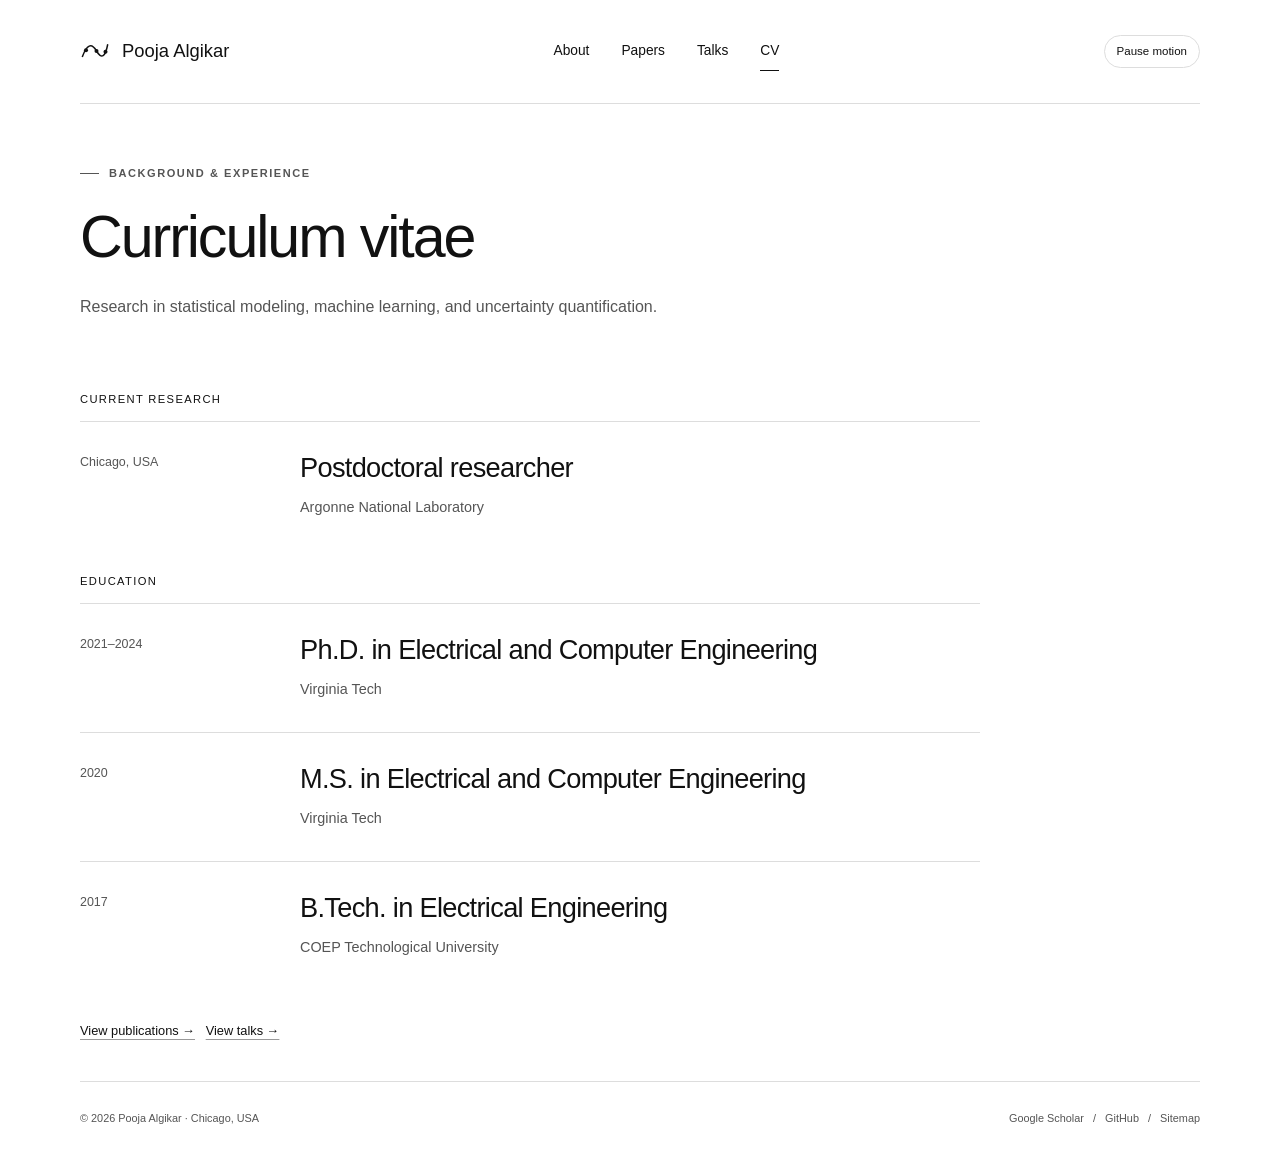
<file: cv/index.html>
<!doctype html>
<html lang="en" class="no-js motion-off"><head><meta charset="utf-8"><meta name="viewport" content="width=device-width,initial-scale=1"><title>Curriculum vitae · Pooja Algikar</title><meta name="description" content="Pooja Algikar’s research experience and education."><link rel="canonical" href="https://apooja1.github.io/cv/"><meta property="og:type" content="website"><meta property="og:site_name" content="Pooja Algikar"><meta property="og:title" content="Curriculum vitae · Pooja Algikar"><meta property="og:description" content="Pooja Algikar’s research experience and education."><meta property="og:url" content="https://apooja1.github.io/cv/"><meta property="og:image" content="https://apooja1.github.io/images/pooja-algikar-89f3e8f4930c.jpg"><meta name="twitter:card" content="summary"><meta name="theme-color" content="#ffffff"><link rel="icon" href="/assets/favicon.svg" type="image/svg+xml"><link rel="stylesheet" href="/assets/css/research.css?v=123539543d"><script>document.documentElement.classList.replace('no-js','js');</script><script src="/assets/js/research.js?v=da0ce40711" defer></script><script type="application/ld+json">{"@context":"https://schema.org","@type":"Person","name":"Pooja Algikar","url":"https://apooja1.github.io/","jobTitle":"Postdoctoral researcher","worksFor":{"@type":"Organization","name":"Argonne National Laboratory"},"sameAs":["https://scholar.google.com/citations?user=ILPqcD4AAAAJ&hl=en","https://github.com/apooja1"]}</script></head><body><a class="skip-link" href="#main">Skip to content</a><header class="site-header wrap"><a class="brand" href="/"><svg viewBox="0 0 40 40" aria-hidden="true"><path d="M3 28Q12 3 22 20T37 11" fill="none" stroke="currentColor" stroke-width="1.5"/><circle cx="8" cy="19" r="2.7" fill="currentColor"/><circle cx="22" cy="20" r="2.7" fill="currentColor"/><circle cx="34" cy="21" r="2.7" fill="currentColor"/></svg><span>Pooja Algikar</span></a><nav class="site-nav" aria-label="Main navigation"><a href="/">About</a><a href="/publications/">Papers</a><a href="/talks/">Talks</a><a href="/cv/" aria-current="page">CV</a></nav><button class="motion-toggle" data-motion-toggle aria-pressed="true">Ⅱ Pause motion</button></header><main class="wrap" id="main" tabindex="-1"><header class="page-intro"><p class="eyebrow">Background & experience</p><h1>Curriculum vitae</h1><p>Research in statistical modeling, machine learning, and uncertainty quantification.</p></header><div class="cv-grid"><h2 class="cv-heading">Current research</h2><article class="plain-entry"><p class="entry-date">Chicago, USA</p><div><h2>Postdoctoral researcher</h2><p>Argonne National Laboratory</p></div></article><h2 class="cv-heading">Education</h2><article class="plain-entry"><p class="entry-date">2021–2024</p><div><h2>Ph.D. in Electrical and Computer Engineering</h2><p>Virginia Tech</p></div></article><article class="plain-entry"><p class="entry-date">2020</p><div><h2>M.S. in Electrical and Computer Engineering</h2><p>Virginia Tech</p></div></article><article class="plain-entry"><p class="entry-date">2017</p><div><h2>B.Tech. in Electrical Engineering</h2><p>COEP Technological University</p></div></article><p class="text-link" style="margin-top:30px"><a href="/publications/">View publications →</a> &nbsp; <a href="/talks/">View talks →</a></p></div></main><footer class="site-footer wrap"><span>© 2026 Pooja Algikar · Chicago, USA</span><span><a href="https://scholar.google.com/citations?user=ILPqcD4AAAAJ&amp;hl=en">Google Scholar</a> &nbsp; / &nbsp; <a href="https://github.com/apooja1">GitHub</a> &nbsp; / &nbsp; <a href="/sitemap/">Sitemap</a></span></footer></body></html>
</file>
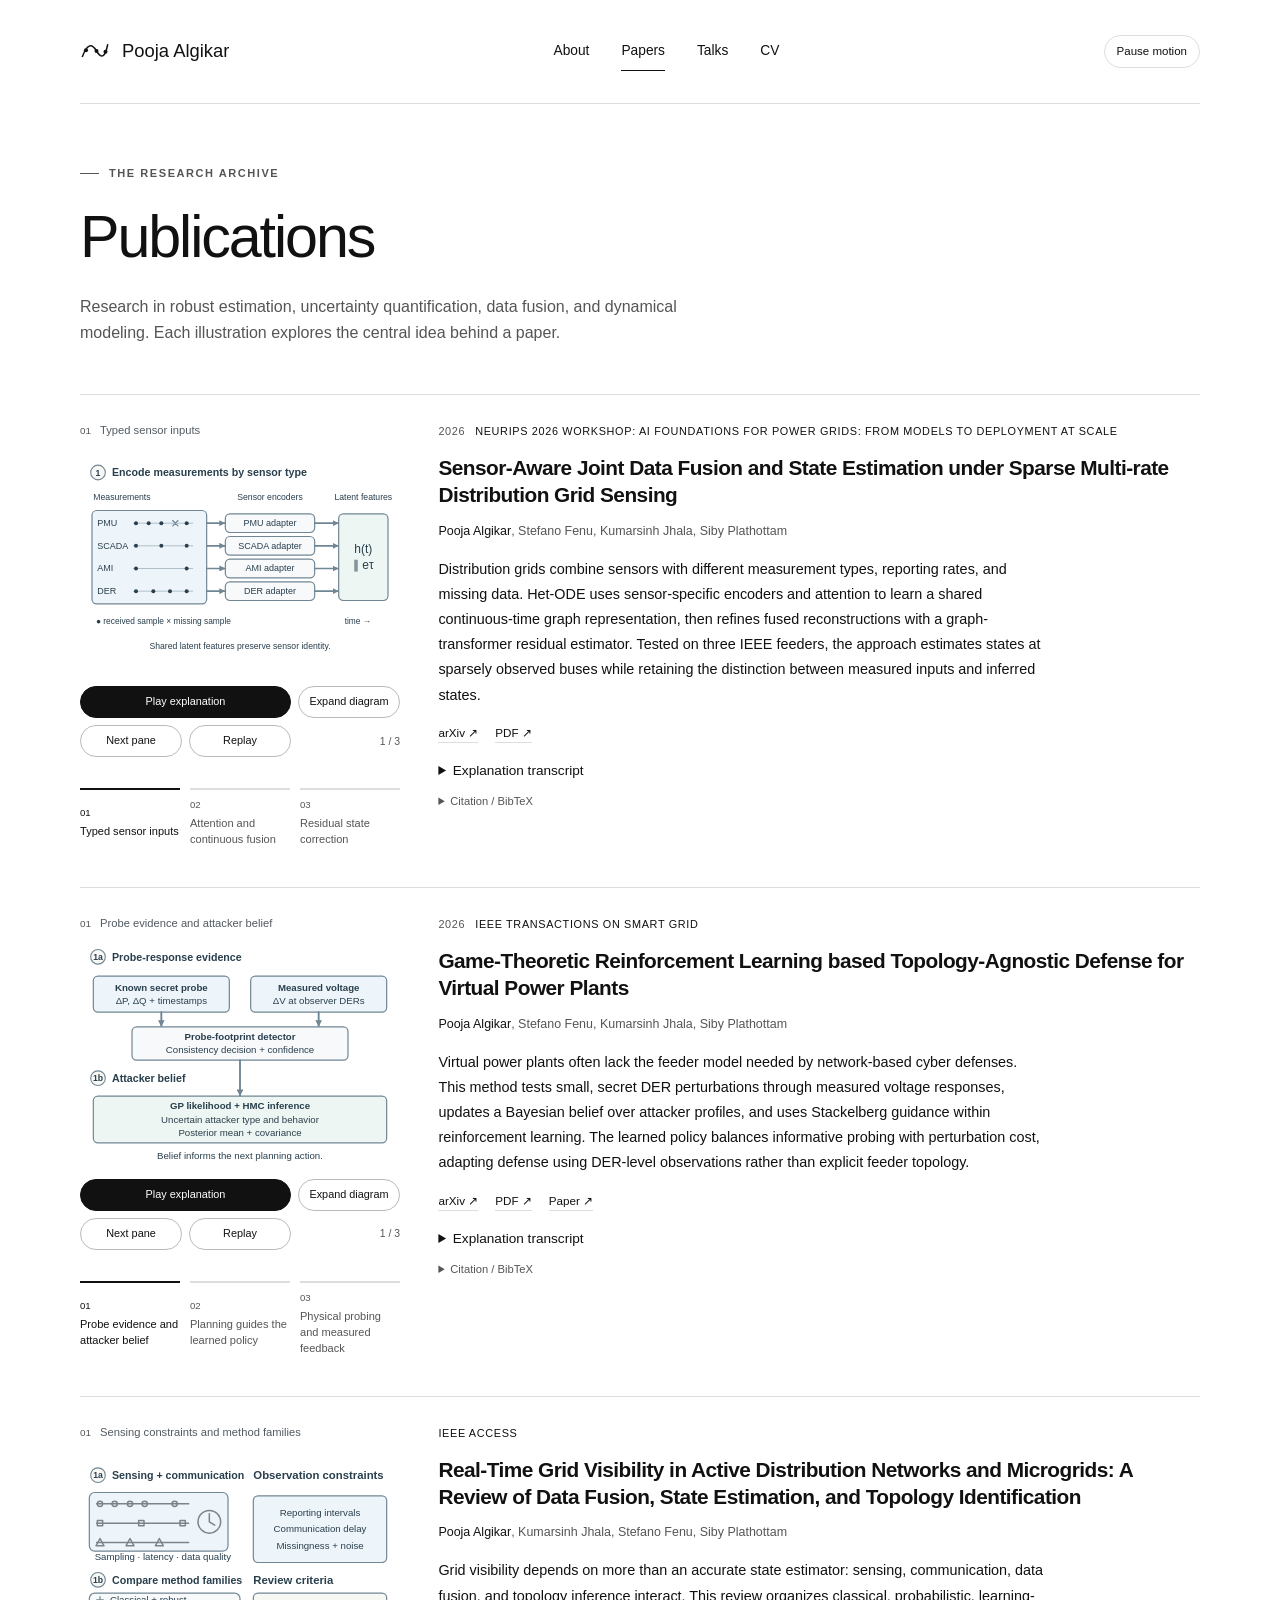
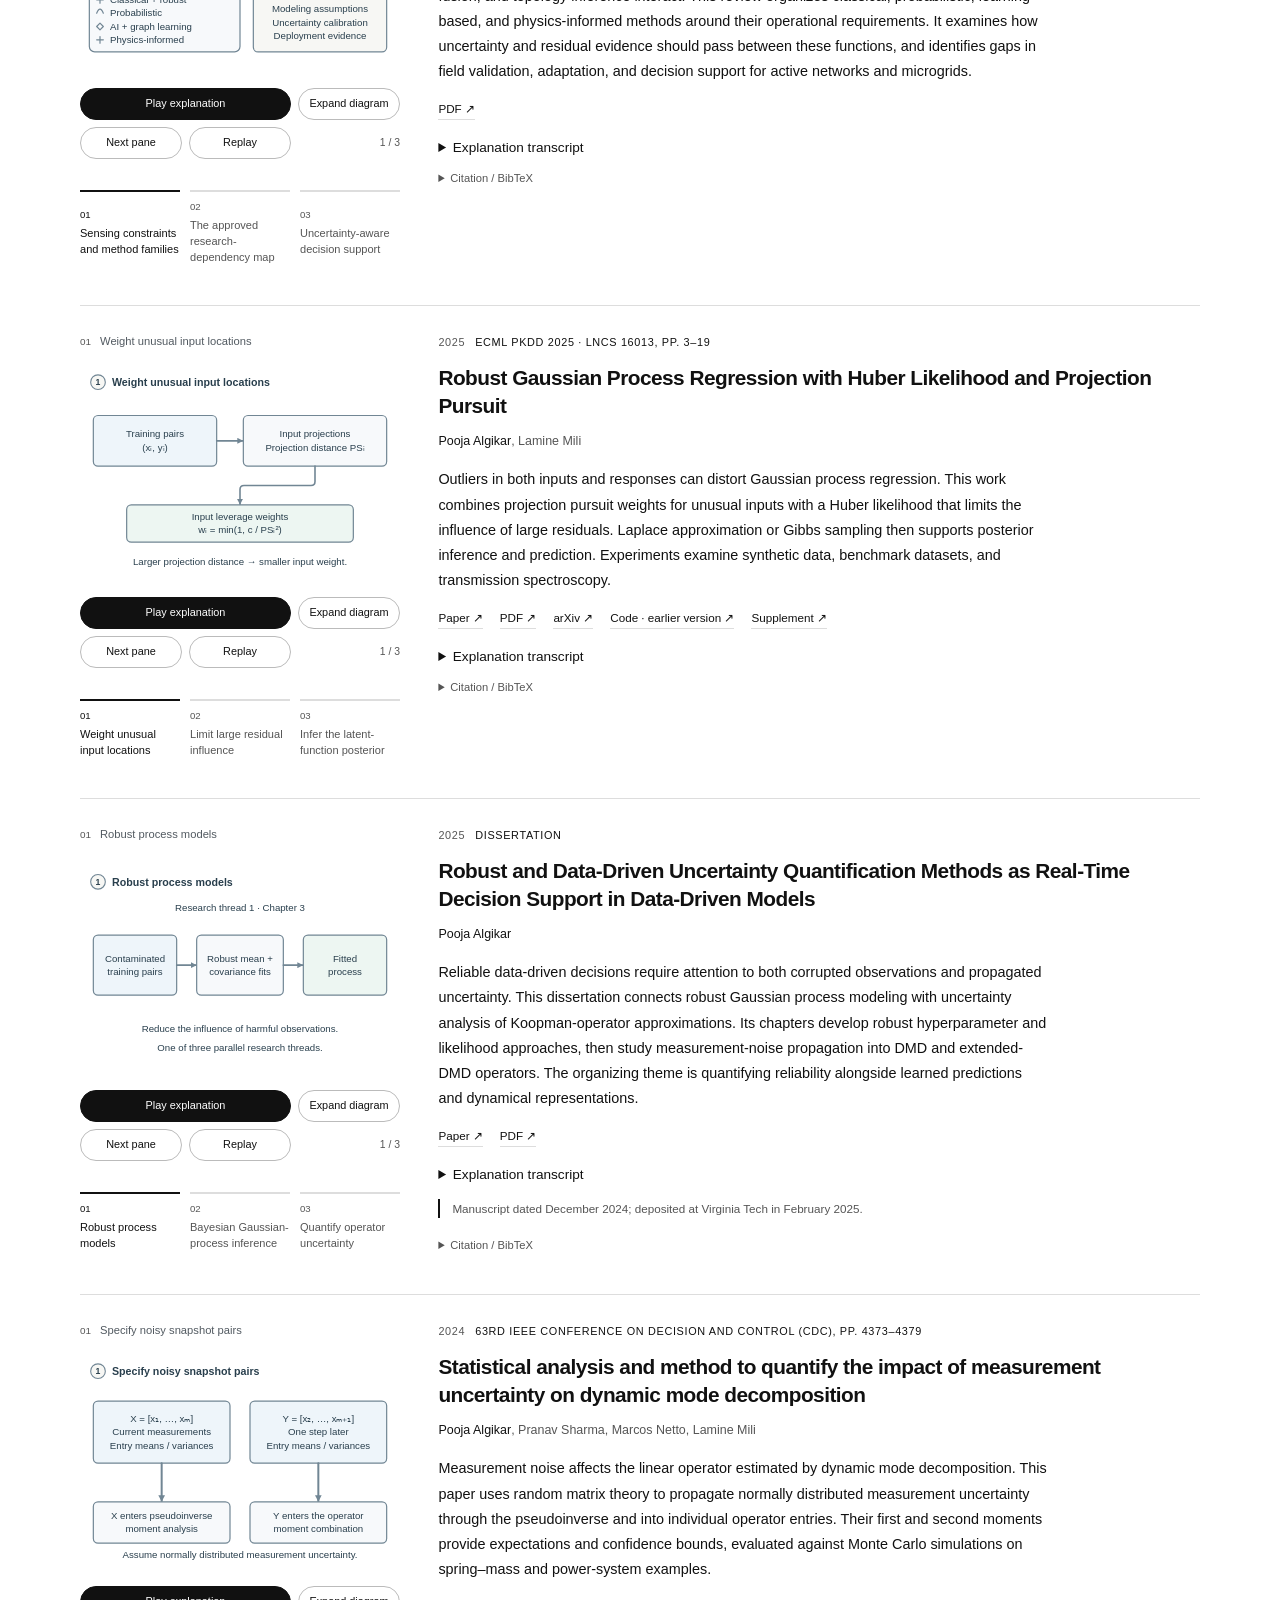
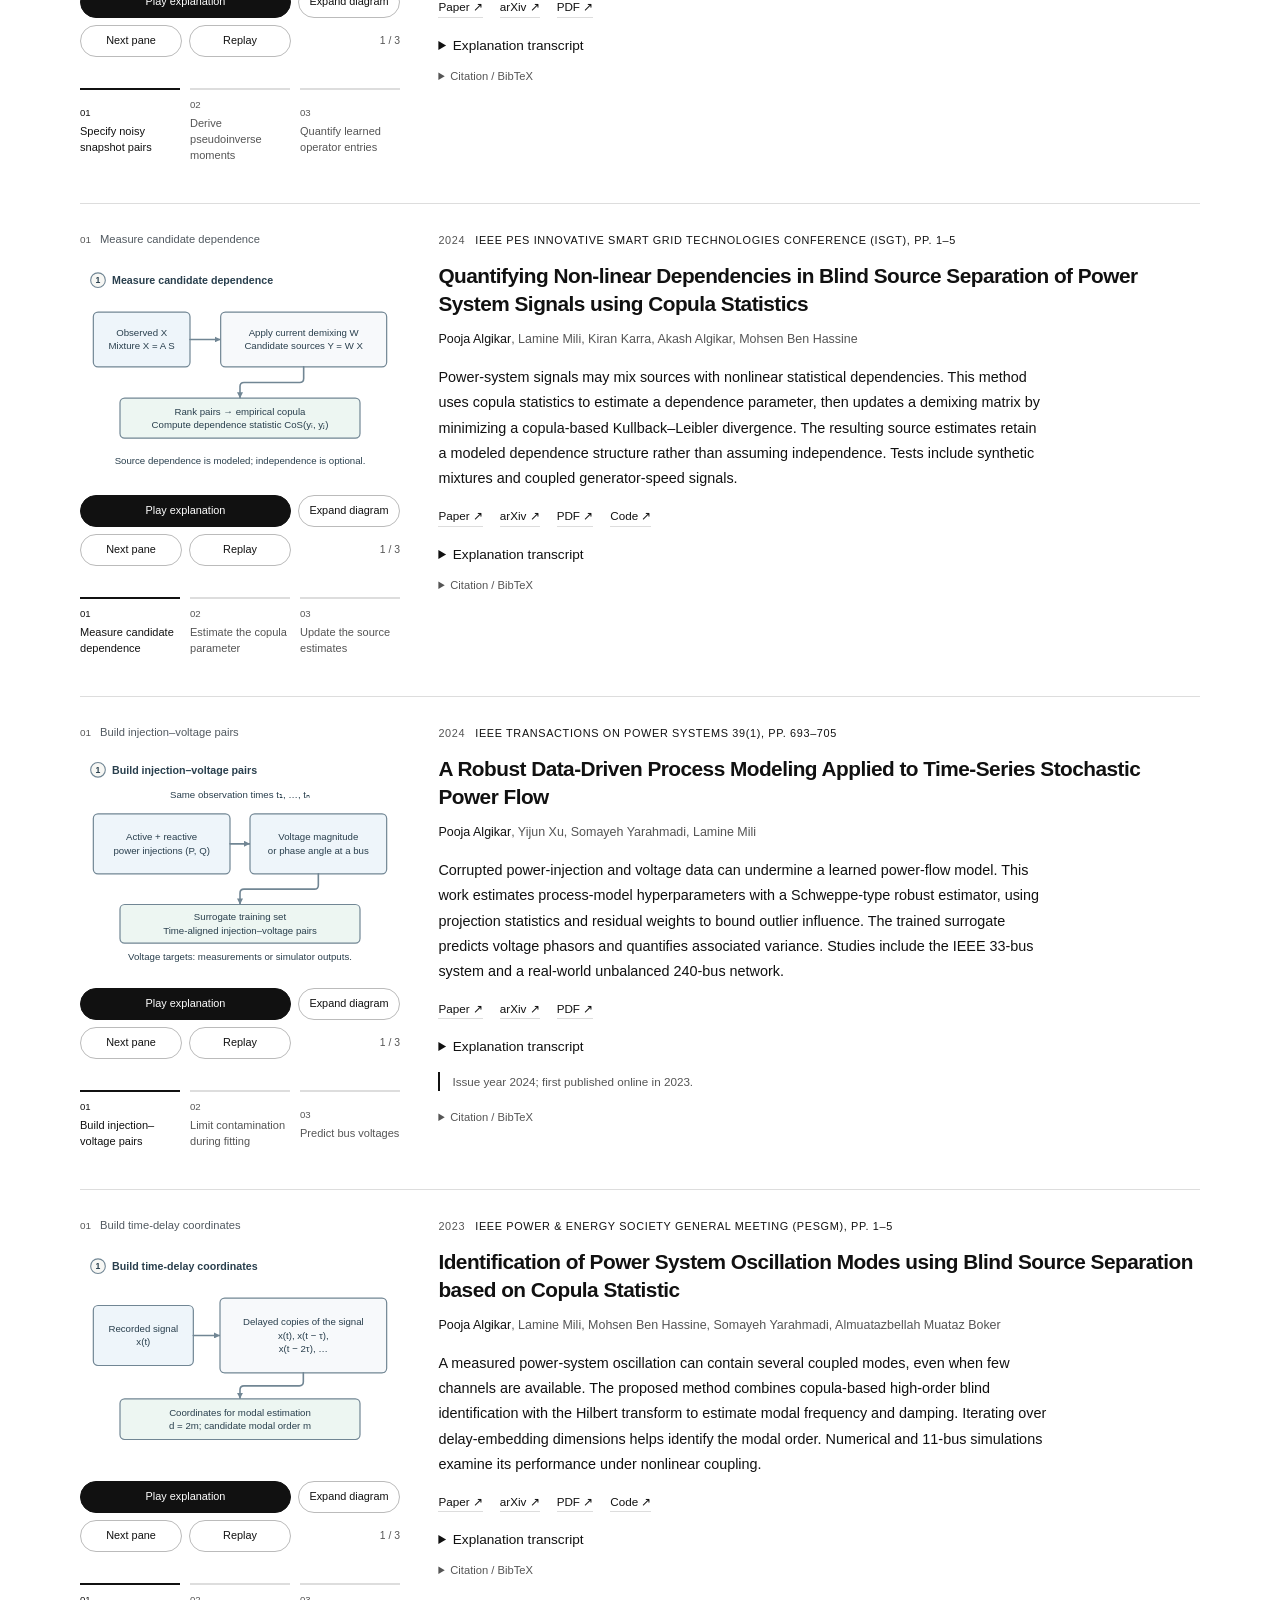
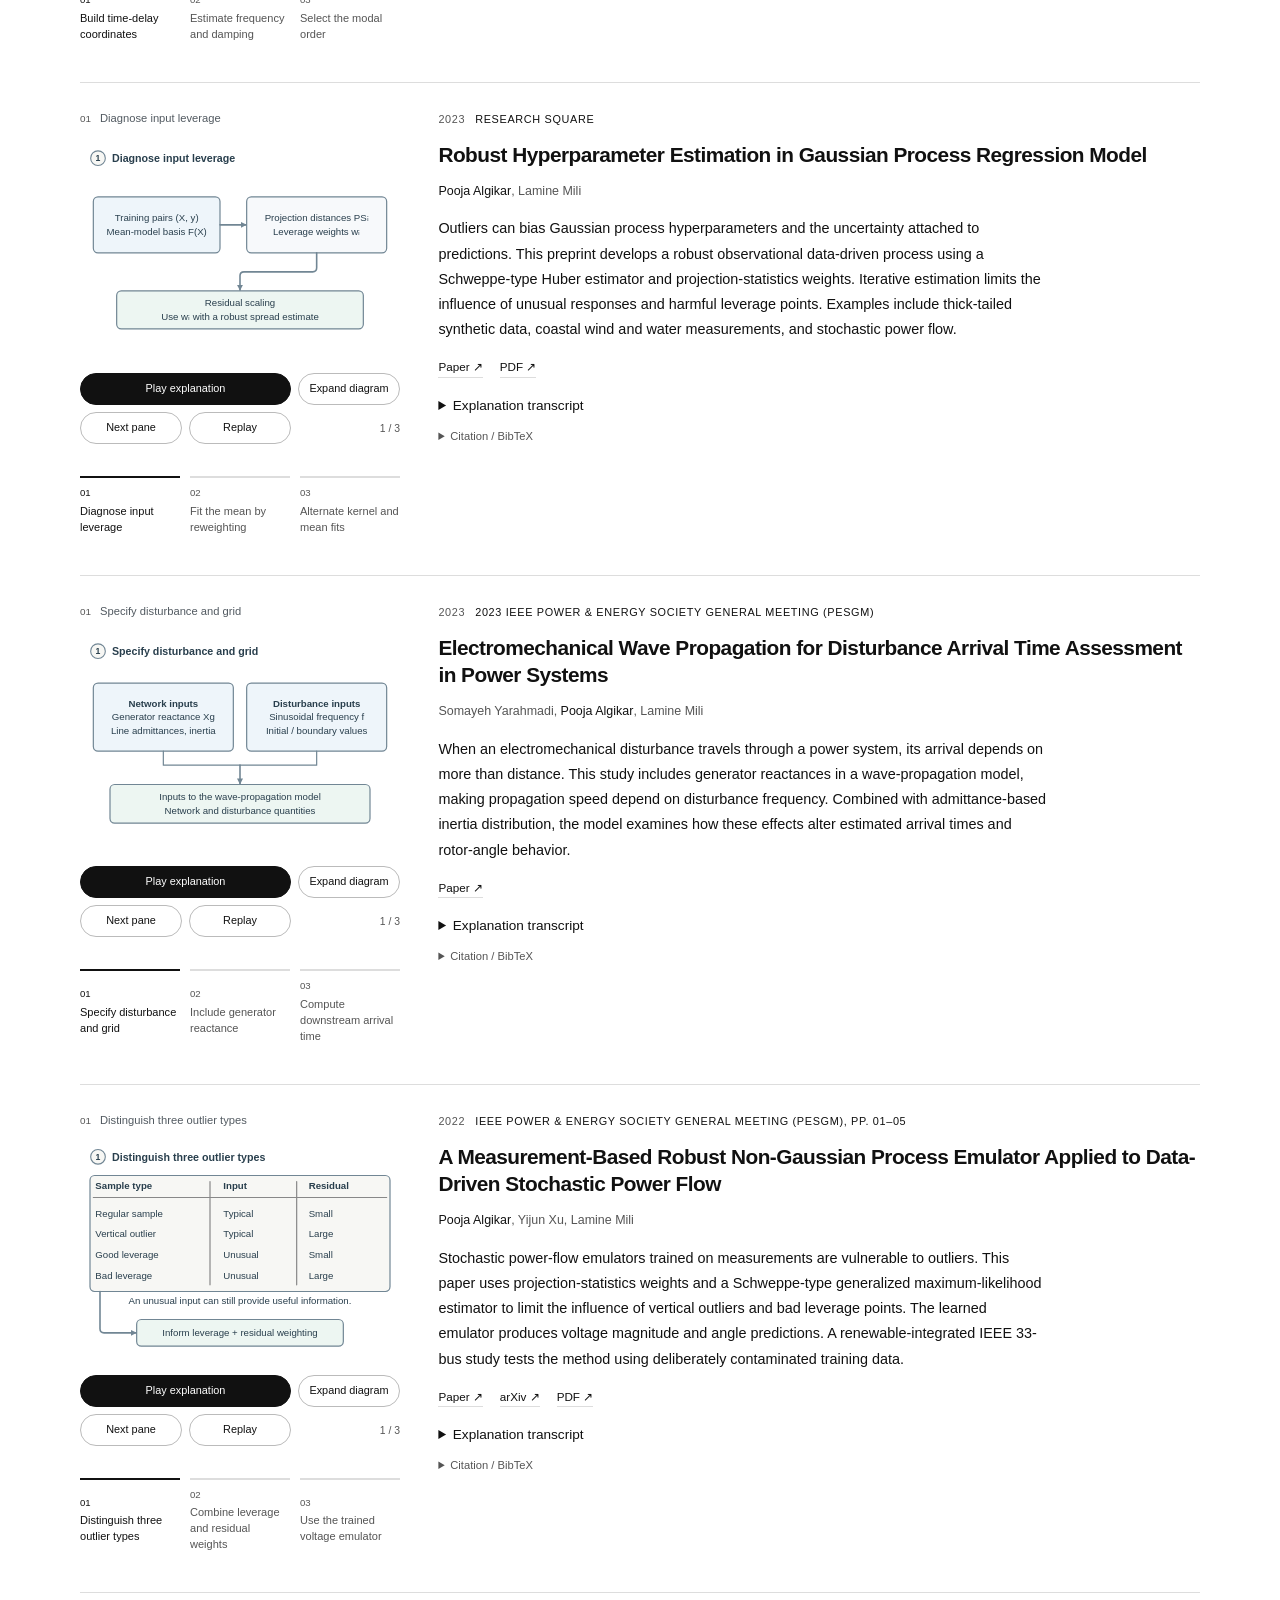
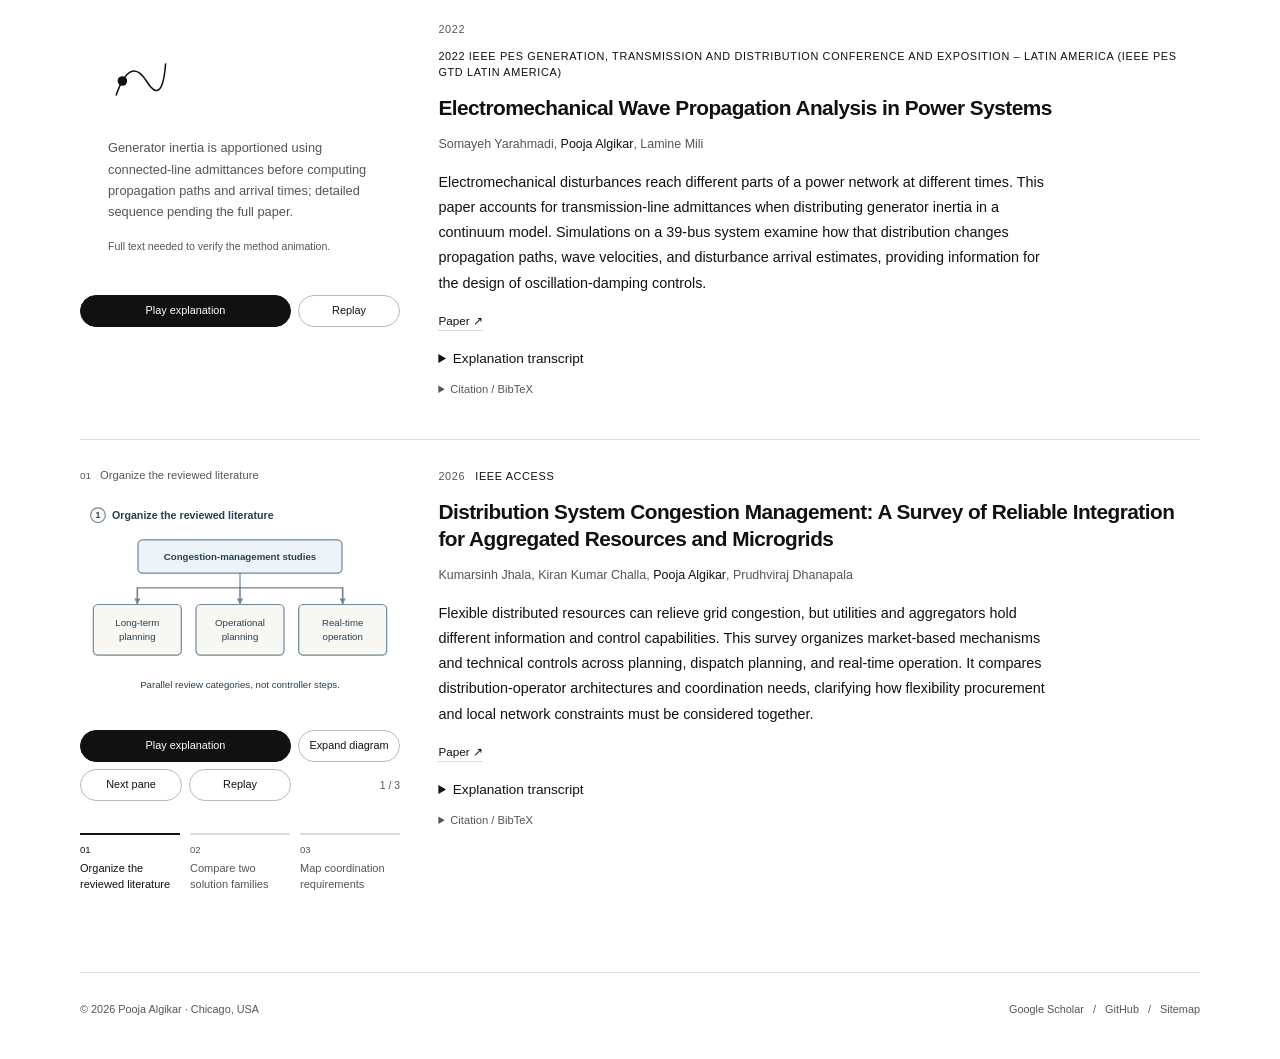
<file: publications/index.html>
<!doctype html>
<html lang="en" class="no-js motion-off"><head><meta charset="utf-8"><meta name="viewport" content="width=device-width,initial-scale=1"><title>Publications · Pooja Algikar</title><meta name="description" content="Publications by Pooja Algikar, with paper-specific scientific illustrations and research links."><link rel="canonical" href="https://apooja1.github.io/publications/"><meta property="og:type" content="website"><meta property="og:site_name" content="Pooja Algikar"><meta property="og:title" content="Publications · Pooja Algikar"><meta property="og:description" content="Publications by Pooja Algikar, with paper-specific scientific illustrations and research links."><meta property="og:url" content="https://apooja1.github.io/publications/"><meta property="og:image" content="https://apooja1.github.io/images/pooja-algikar-89f3e8f4930c.jpg"><meta name="twitter:card" content="summary"><meta name="theme-color" content="#ffffff"><link rel="icon" href="/assets/favicon.svg" type="image/svg+xml"><link rel="stylesheet" href="/assets/css/research.css?v=123539543d"><script>document.documentElement.classList.replace('no-js','js');</script><script src="/assets/js/research.js?v=da0ce40711" defer></script><script type="application/ld+json">{"@context":"https://schema.org","@type":"Person","name":"Pooja Algikar","url":"https://apooja1.github.io/","jobTitle":"Postdoctoral researcher","worksFor":{"@type":"Organization","name":"Argonne National Laboratory"},"sameAs":["https://scholar.google.com/citations?user=ILPqcD4AAAAJ&hl=en","https://github.com/apooja1"]}</script></head><body><a class="skip-link" href="#main">Skip to content</a><header class="site-header wrap"><a class="brand" href="/"><svg viewBox="0 0 40 40" aria-hidden="true"><path d="M3 28Q12 3 22 20T37 11" fill="none" stroke="currentColor" stroke-width="1.5"/><circle cx="8" cy="19" r="2.7" fill="currentColor"/><circle cx="22" cy="20" r="2.7" fill="currentColor"/><circle cx="34" cy="21" r="2.7" fill="currentColor"/></svg><span>Pooja Algikar</span></a><nav class="site-nav" aria-label="Main navigation"><a href="/">About</a><a href="/publications/" aria-current="page">Papers</a><a href="/talks/">Talks</a><a href="/cv/">CV</a></nav><button class="motion-toggle" data-motion-toggle aria-pressed="true">Ⅱ Pause motion</button></header><main class="wrap" id="main" tabindex="-1"><header class="page-intro"><p class="eyebrow">The research archive</p><h1>Publications</h1><p>Research in robust estimation, uncertainty quantification, data fusion, and dynamical modeling. Each illustration explores the central idea behind a paper.</p></header><div class="archive"><article class="paper-entry" id="het-ode" aria-labelledby="archive-het-ode-title"><div class="paper-visual" id="archive-het-ode-diagram" data-duration="100.569792" data-explanation="het-ode" data-animation="het-ode"><div class="explanation-timing" data-timing role="group" aria-label="Explanation timing" aria-live="off"><span class="explanation-time"><span class="time-label">Elapsed</span><span class="time-value" data-time-elapsed>0:00</span></span><span class="explanation-time"><span class="time-label">Remaining</span><span class="time-value" data-time-remaining>1:41</span></span><span class="explanation-time"><span class="time-label">Total</span><span class="time-value" data-time-total>1:41</span></span></div><div class="pane-viewer"><figure class="method-pane" id="archive-het-ode-pane-0" data-method-pane data-pane-steps="0"><figcaption class="pane-heading"><span>01</span>Typed sensor inputs</figcaption><svg class="science-svg" viewBox="0 0 480 312" role="img" aria-labelledby="archive-het-ode-pane-0-title archive-het-ode-pane-0-desc"><title id="archive-het-ode-pane-0-title">Sensor-Aware Joint Data Fusion and State Estimation under Sparse Multi-rate Distribution Grid Sensing: Typed sensor inputs</title><desc id="archive-het-ode-pane-0-desc">Mask each sensor catalog and encode with its sensor-specific adapter plus a type embedding</desc><defs><marker id="compact-het-0-arrow" viewBox="0 0 8 8" markerWidth="9" markerHeight="9" refX="8" refY="4" orient="auto" markerUnits="userSpaceOnUse"><path class="diagram-arrowhead" d="M0 0L8 4L0 8Z" fill="#718694" stroke="none"/></marker></defs><g class="diagram-frame" color="#293f4d" fill="none" stroke="#718694" stroke-width="1.2" stroke-linecap="round" stroke-linejoin="round" font-family="system-ui, sans-serif" font-size="14.5"><g data-step="0" aria-label="Measurements retain their sensor type, timing and availability while typed adapters produce shared latent features.">
   <circle class="step-marker diagram-note" cx="27" cy="24" r="11" fill="#f7f7f4" stroke="#718694" stroke-width="1.1"/><text x="27" y="29" fill="currentColor" stroke="none" text-anchor="middle" font-size="13" font-weight="600" class="step-number">1</text><text x="48" y="30" fill="currentColor" stroke="none" text-anchor="start" font-size="16" font-weight="600" class="stage-title">Encode measurements by sensor type</text>
   <text x="20" y="65" fill="currentColor" stroke="none" text-anchor="start" font-size="13" font-weight="400">Measurements</text>
   <text x="285" y="65" fill="currentColor" stroke="none" text-anchor="middle" font-size="13" font-weight="400">Sensor encoders</text>
   <text x="425" y="65" fill="currentColor" stroke="none" text-anchor="middle" font-size="13" font-weight="400">Latent features</text>
   <rect class="process-box diagram-input" x="18" y="81" width="172" height="140" rx="7"/>
   <text x="26" y="104.5" fill="currentColor" stroke="none" text-anchor="start" font-size="13.5" font-weight="400">PMU</text><path d="M80 100H169" stroke="#b0bec8" stroke-width="1"/><circle cx="84" cy="100" r="3" fill="currentColor" stroke="none"/><circle cx="103" cy="100" r="3" fill="currentColor" stroke="none"/><circle cx="122" cy="100" r="3" fill="currentColor" stroke="none"/><circle cx="160" cy="100" r="3" fill="currentColor" stroke="none"/><path d="M139 96l8 8m0-8-8 8"/><rect class="process-box diagram-process" x="218" y="86" width="134" height="28" rx="7" fill="#f7f9fb" stroke="#718694" stroke-width="1.2"/><text x="285" y="104.32" fill="currentColor" stroke="none" text-anchor="middle" font-size="13.5" font-weight="400">PMU adapter</text><path class="data-arrow" d="M190 100H218" fill="none" stroke="#718694" stroke-width="1.6" marker-end="url(#compact-het-0-arrow)"/><path class="data-arrow" d="M352 100H388" fill="none" stroke="#718694" stroke-width="1.6" marker-end="url(#compact-het-0-arrow)"/><text x="26" y="138.5" fill="currentColor" stroke="none" text-anchor="start" font-size="13.5" font-weight="400">SCADA</text><path d="M80 134H169" stroke="#b0bec8" stroke-width="1"/><circle cx="84" cy="134" r="3" fill="currentColor" stroke="none"/><circle cx="122" cy="134" r="3" fill="currentColor" stroke="none"/><circle cx="160" cy="134" r="3" fill="currentColor" stroke="none"/><rect class="process-box diagram-process" x="218" y="120" width="134" height="28" rx="7" fill="#f7f9fb" stroke="#718694" stroke-width="1.2"/><text x="285" y="138.32" fill="currentColor" stroke="none" text-anchor="middle" font-size="13.5" font-weight="400">SCADA adapter</text><path class="data-arrow" d="M190 134H218" fill="none" stroke="#718694" stroke-width="1.6" marker-end="url(#compact-het-0-arrow)"/><path class="data-arrow" d="M352 134H388" fill="none" stroke="#718694" stroke-width="1.6" marker-end="url(#compact-het-0-arrow)"/><text x="26" y="172.5" fill="currentColor" stroke="none" text-anchor="start" font-size="13.5" font-weight="400">AMI</text><path d="M80 168H169" stroke="#b0bec8" stroke-width="1"/><circle cx="84" cy="168" r="3" fill="currentColor" stroke="none"/><circle cx="160" cy="168" r="3" fill="currentColor" stroke="none"/><rect class="process-box diagram-process" x="218" y="154" width="134" height="28" rx="7" fill="#f7f9fb" stroke="#718694" stroke-width="1.2"/><text x="285" y="172.32" fill="currentColor" stroke="none" text-anchor="middle" font-size="13.5" font-weight="400">AMI adapter</text><path class="data-arrow" d="M190 168H218" fill="none" stroke="#718694" stroke-width="1.6" marker-end="url(#compact-het-0-arrow)"/><path class="data-arrow" d="M352 168H388" fill="none" stroke="#718694" stroke-width="1.6" marker-end="url(#compact-het-0-arrow)"/><text x="26" y="206.5" fill="currentColor" stroke="none" text-anchor="start" font-size="13.5" font-weight="400">DER</text><path d="M80 202H169" stroke="#b0bec8" stroke-width="1"/><circle cx="84" cy="202" r="3" fill="currentColor" stroke="none"/><circle cx="110" cy="202" r="3" fill="currentColor" stroke="none"/><circle cx="135" cy="202" r="3" fill="currentColor" stroke="none"/><circle cx="160" cy="202" r="3" fill="currentColor" stroke="none"/><rect class="process-box diagram-process" x="218" y="188" width="134" height="28" rx="7" fill="#f7f9fb" stroke="#718694" stroke-width="1.2"/><text x="285" y="206.32" fill="currentColor" stroke="none" text-anchor="middle" font-size="13.5" font-weight="400">DER adapter</text><path class="data-arrow" d="M190 202H218" fill="none" stroke="#718694" stroke-width="1.6" marker-end="url(#compact-het-0-arrow)"/><path class="data-arrow" d="M352 202H388" fill="none" stroke="#718694" stroke-width="1.6" marker-end="url(#compact-het-0-arrow)"/>
   <rect class="process-box diagram-output" x="388" y="86" width="74" height="130" rx="7" fill="#edf6f2" stroke="#718694" stroke-width="1.2"/><text x="425" y="144.26" fill="currentColor" stroke="none" text-anchor="middle" font-size="18" font-weight="400">h(t)</text><text x="425" y="169.26" fill="currentColor" stroke="none" text-anchor="middle" font-size="18" font-weight="400">∥ eτ</text>
   <text x="24" y="251" fill="currentColor" stroke="none" text-anchor="start" font-size="12.5" font-weight="400">● received sample    × missing sample</text>
   <text x="397" y="251" fill="currentColor" stroke="none" text-anchor="start" font-size="12.5" font-weight="400">time →</text>
   <text x="240" y="289" fill="currentColor" stroke="none" text-anchor="middle" font-size="13" font-weight="400">Shared latent features preserve sensor identity.</text>
  </g></g></svg></figure><figure class="method-pane" id="archive-het-ode-pane-1" data-method-pane data-pane-steps="1,2"><figcaption class="pane-heading"><span>02</span>Attention and continuous fusion</figcaption><svg class="science-svg" viewBox="0 0 480 340" role="img" aria-labelledby="archive-het-ode-pane-1-title archive-het-ode-pane-1-desc"><title id="archive-het-ode-pane-1-title">Sensor-Aware Joint Data Fusion and State Estimation under Sparse Multi-rate Distribution Grid Sensing: Attention and continuous fusion</title><desc id="archive-het-ode-pane-1-desc">Use type-conditioned queries, keys and values with time gaps; aggregate by bus and time into q(z₀). Evolve a continuous latent trajectory on the feeder graph and decode a fused reconstruction</desc><defs><marker id="compact-het-1-arrow" viewBox="0 0 8 8" markerWidth="9" markerHeight="9" refX="8" refY="4" orient="auto" markerUnits="userSpaceOnUse"><path class="diagram-arrowhead" d="M0 0L8 4L0 8Z" fill="#718694" stroke="none"/></marker></defs><g class="diagram-frame" color="#293f4d" fill="none" stroke="#718694" stroke-width="1.2" stroke-linecap="round" stroke-linejoin="round" font-family="system-ui, sans-serif" font-size="14.5"><g data-step="1" aria-label="Typed queries, keys and values weight related observations before aggregation into an initial latent distribution.">
    <circle class="step-marker diagram-note" cx="27" cy="22" r="11" fill="#f7f7f4" stroke="#718694" stroke-width="1.1"/><text x="27" y="27" fill="currentColor" stroke="none" text-anchor="middle" font-size="13" font-weight="600" class="step-number">2a</text><text x="48" y="28" fill="currentColor" stroke="none" text-anchor="start" font-size="16" font-weight="600" class="stage-title">Sensor-typed attention layers</text>
    <text x="20" y="53" fill="currentColor" stroke="none" text-anchor="start" font-size="13" font-weight="400">Typed features with observation time gaps</text>
    <rect class="process-box diagram-input" x="20" y="68" width="196" height="38" rx="7" fill="#eef5fa" stroke="#718694" stroke-width="1.2"/><text x="118" y="91" fill="currentColor" stroke="none" text-anchor="middle" font-size="12.5" font-weight="400">Q: target + sensor type</text>
    <rect class="process-box diagram-input" x="264" y="68" width="196" height="38" rx="7" fill="#eef5fa" stroke="#718694" stroke-width="1.2"/><text x="362" y="91" fill="currentColor" stroke="none" text-anchor="middle" font-size="12.5" font-weight="400">K, V: source + type + Δt</text>
    <rect class="process-box diagram-process" x="70" y="127" width="340" height="46" rx="7" fill="#f7f9fb" stroke="#718694" stroke-width="1.2"/><text x="240" y="144.66" fill="currentColor" stroke="none" text-anchor="middle" font-size="13" font-weight="400">α = softmax(QᵀK / √d)</text><text x="240" y="163.66" fill="currentColor" stroke="none" text-anchor="middle" font-size="13" font-weight="400">Weighted values + target skip</text>
    <path class="data-arrow" d="M118 106L118 111Q118 116 123 116L169.5 116Q175 116 175 121.5L175 127" fill="none" stroke="#718694" stroke-width="1.6" marker-end="url(#compact-het-1-arrow)"/>
    <path class="data-arrow" d="M362 106L362 111Q362 116 357 116L310.5 116Q305 116 305 121.5L305 127" fill="none" stroke="#718694" stroke-width="1.6" marker-end="url(#compact-het-1-arrow)"/>
    <rect class="process-box diagram-output" x="70" y="189" width="340" height="32" rx="7" fill="#edf6f2" stroke="#718694" stroke-width="1.2"/><text x="240" y="209.16" fill="currentColor" stroke="none" text-anchor="middle" font-size="13" font-weight="400">Aggregate by bus + time → q(z₀)</text>
    <path class="data-arrow" d="M240 173V189" fill="none" stroke="#718694" stroke-width="1.6" marker-end="url(#compact-het-1-arrow)"/>
   </g><g data-step="2" aria-label="A starting latent from the posterior evolves continuously on the feeder graph, then a typed decoder produces the fused reconstruction.">
    <circle class="step-marker diagram-note" cx="27" cy="242" r="11" fill="#f7f7f4" stroke="#718694" stroke-width="1.1"/><text x="27" y="247" fill="currentColor" stroke="none" text-anchor="middle" font-size="13" font-weight="600" class="step-number">2b</text><text x="48" y="248" fill="currentColor" stroke="none" text-anchor="start" font-size="16" font-weight="600" class="stage-title">Continuous latent evolution</text>
    <rect class="process-box diagram-process" x="20" y="263" width="252" height="64" rx="7" fill="#f7f9fb" stroke="#718694" stroke-width="1.2"/><text x="146" y="280.16" fill="currentColor" stroke="none" text-anchor="middle" font-size="13" font-weight="600">Latent graph ODE</text><text x="146" y="299.16" fill="currentColor" stroke="none" text-anchor="middle" font-size="13" font-weight="400">dzᵢ/dt = gᵢ(Z; τᵢ, G)</text><text x="146" y="318.16" fill="currentColor" stroke="none" text-anchor="middle" font-size="13" font-weight="400">Shared messages; typed readout</text>
    <rect class="process-box diagram-output" x="312" y="267" width="148" height="56" rx="7" fill="#edf6f2" stroke="#718694" stroke-width="1.2"/><text x="386" y="289.32" fill="currentColor" stroke="none" text-anchor="middle" font-size="13.5" font-weight="600">Typed decoder</text><text x="386" y="309.32" fill="currentColor" stroke="none" text-anchor="middle" font-size="13.5" font-weight="400">z(t) → x̂DF(t)</text>
    <path class="data-arrow" d="M70 205L14 205Q8 205 8 211L8 289Q8 295 14 295L20 295" fill="none" stroke="#718694" stroke-width="1.6" marker-end="url(#compact-het-1-arrow)"/>
    <path class="data-arrow" d="M272 295H312" fill="none" stroke="#718694" stroke-width="1.6" marker-end="url(#compact-het-1-arrow)"/>
   </g></g></svg></figure><figure class="method-pane" id="archive-het-ode-pane-2" data-method-pane data-pane-steps="3"><figcaption class="pane-heading"><span>03</span>Residual state correction</figcaption><svg class="science-svg" viewBox="0 0 480 320" role="img" aria-labelledby="archive-het-ode-pane-2-title archive-het-ode-pane-2-desc"><title id="archive-het-ode-pane-2-title">Sensor-Aware Joint Data Fusion and State Estimation under Sparse Multi-rate Distribution Grid Sensing: Residual state correction</title><desc id="archive-het-ode-pane-2-desc">Feed fused reconstruction plus mask to the graph transformer and add its per-bus residual</desc><defs><marker id="compact-het-2-arrow" viewBox="0 0 8 8" markerWidth="9" markerHeight="9" refX="8" refY="4" orient="auto" markerUnits="userSpaceOnUse"><path class="diagram-arrowhead" d="M0 0L8 4L0 8Z" fill="#718694" stroke="none"/></marker></defs><g class="diagram-frame" color="#293f4d" fill="none" stroke="#718694" stroke-width="1.2" stroke-linecap="round" stroke-linejoin="round" font-family="system-ui, sans-serif" font-size="14.5"><g data-step="3" aria-label="The graph transformer uses fused states and the observation mask; its per-bus correction is added to the fused-state skip path.">
   <circle class="step-marker diagram-note" cx="27" cy="24" r="11" fill="#f7f7f4" stroke="#718694" stroke-width="1.1"/><text x="27" y="29" fill="currentColor" stroke="none" text-anchor="middle" font-size="13" font-weight="600" class="step-number">3</text><text x="48" y="30" fill="currentColor" stroke="none" text-anchor="start" font-size="16" font-weight="600" class="stage-title">Correct the fused state</text>
   <rect class="process-box diagram-input" x="22" y="66" width="270" height="56" rx="7" fill="#eef5fa" stroke="#718694" stroke-width="1.2"/><text x="157" y="88.32" fill="currentColor" stroke="none" text-anchor="middle" font-size="13.5" font-weight="400">Fused state x̂DF(t)</text><text x="157" y="108.32" fill="currentColor" stroke="none" text-anchor="middle" font-size="13.5" font-weight="400">Mask m(t); feeder graph G</text>
   <rect class="process-box diagram-process" x="22" y="160" width="270" height="74" rx="7" fill="#f7f9fb" stroke="#718694" stroke-width="1.2"/><text x="157" y="180.32" fill="currentColor" stroke="none" text-anchor="middle" font-size="13.5" font-weight="600">Graph-transformer estimator</text><text x="157" y="201.32" fill="currentColor" stroke="none" text-anchor="middle" font-size="13.5" font-weight="400">[x̂DF(t) ∥ m(t)] on G</text><text x="157" y="222.32" fill="currentColor" stroke="none" text-anchor="middle" font-size="13.5" font-weight="400">Per-bus residual Δ(t)</text>
   <path class="data-arrow" d="M157 122V160" fill="none" stroke="#718694" stroke-width="1.6" marker-end="url(#compact-het-2-arrow)"/>
   <path class="data-arrow" d="M292 94L360 94Q366 94 366 100L366 179" fill="none" stroke="#718694" stroke-width="1.6" marker-end="url(#compact-het-2-arrow)"/>
   <text x="378" y="143" fill="currentColor" stroke="none" text-anchor="start" font-size="12.5" font-weight="400">Skip</text>
   <circle class="process-box diagram-output" cx="366" cy="197" r="18"/>
   <text x="366" y="204" fill="currentColor" stroke="none" text-anchor="middle" font-size="24" font-weight="400">+</text>
   <rect class="process-box diagram-output" x="406" y="173" width="56" height="48" rx="7" fill="#edf6f2" stroke="#718694" stroke-width="1.2"/><text x="434" y="202.76" fill="currentColor" stroke="none" text-anchor="middle" font-size="18" font-weight="400">x̂(t)</text>
   <path class="data-arrow" d="M292 197H348" fill="none" stroke="#718694" stroke-width="1.6" marker-end="url(#compact-het-2-arrow)"/>
   <path class="data-arrow" d="M384 197H406" fill="none" stroke="#718694" stroke-width="1.6" marker-end="url(#compact-het-2-arrow)"/>
   <text x="240" y="273" fill="currentColor" stroke="none" text-anchor="middle" font-size="15" font-weight="600">Final state estimate</text>
   <text x="240" y="299" fill="currentColor" stroke="none" text-anchor="middle" font-size="18" font-weight="400">x̂(t) = x̂DF(t) + Δ(t)</text>
  </g></g></svg></figure></div><div class="animation-controls"><button type="button" class="play-control" data-play aria-pressed="false" aria-label="Play or pause explanation for Sensor-Aware Joint Data Fusion and State Estimation under Sparse Multi-rate Distribution Grid Sensing" aria-describedby="archive-het-ode-summary">Play explanation</button><button type="button" data-next aria-label="Next pane of Sensor-Aware Joint Data Fusion and State Estimation under Sparse Multi-rate Distribution Grid Sensing">Next pane</button><button type="button" data-replay aria-label="Replay explanation for Sensor-Aware Joint Data Fusion and State Estimation under Sparse Multi-rate Distribution Grid Sensing">Replay</button><button type="button" class="expand-diagram" data-expand hidden aria-haspopup="dialog" aria-expanded="false" aria-controls="archive-het-ode-diagram" aria-label="Expand diagram for Sensor-Aware Joint Data Fusion and State Estimation under Sparse Multi-rate Distribution Grid Sensing">Expand diagram</button><span class="progress" data-progress>1 / 3</span></div><span class="audio-status" data-audio-status role="status" aria-live="polite"></span><audio class="paper-audio" controls preload="none" aria-label="Spoken explanation for Sensor-Aware Joint Data Fusion and State Estimation under Sparse Multi-rate Distribution Grid Sensing"><source src="/assets/audio/het-ode-guided-4aa80713cccd.m4a" type="audio/mp4"><a href="/assets/audio/het-ode-guided-4aa80713cccd.m4a">Download the spoken explanation</a></audio><ol class="animation-stages narration-cues" hidden><li data-stage-start="0" data-stage-end="22.706458"><span>01</span>Typed sensor encoders</li><li data-stage-start="22.706458" data-stage-end="47.3515"><span>02</span>Sensor-typed attention</li><li data-stage-start="47.3515" data-stage-end="73.037167"><span>03</span>Continuous graph ODE</li><li data-stage-start="73.037167" data-stage-end="100.569792"><span>04</span>Residual state correction</li></ol><div class="pane-nav" role="group" aria-label="Method panes for Sensor-Aware Joint Data Fusion and State Estimation under Sparse Multi-rate Distribution Grid Sensing"><button type="button" data-pane-choose="0" aria-controls="archive-het-ode-pane-0" aria-pressed="false"><span>01</span>Typed sensor inputs</button><button type="button" data-pane-choose="1" aria-controls="archive-het-ode-pane-1" aria-pressed="false"><span>02</span>Attention and continuous fusion</button><button type="button" data-pane-choose="2" aria-controls="archive-het-ode-pane-2" aria-pressed="false"><span>03</span>Residual state correction</button></div></div><div class="paper-copy"><div class="paper-meta"><span>2026</span><span class="venue">NeurIPS 2026 Workshop: AI Foundations for Power Grids: From Models to Deployment at Scale</span></div><h3 id="archive-het-ode-title"><a href="https://arxiv.org/abs/2610.15156">Sensor-Aware Joint Data Fusion and State Estimation under Sparse Multi-rate Distribution Grid Sensing</a></h3><p class="authors"><strong>Pooja Algikar</strong>, Stefano Fenu, Kumarsinh Jhala, Siby Plathottam</p><p class="paper-summary" id="archive-het-ode-summary">Distribution grids combine sensors with different measurement types, reporting rates, and missing data. Het-ODE uses sensor-specific encoders and attention to learn a shared continuous-time graph representation, then refines fused reconstructions with a graph-transformer residual estimator. Tested on three IEEE feeders, the approach estimates states at sparsely observed buses while retaining the distinction between measured inputs and inferred states.</p><div class="research-links"><a href="https://arxiv.org/abs/2610.15156">arXiv ↗</a><a href="https://arxiv.org/pdf/2610.15156">PDF ↗</a></div><details class="explanation-transcript" id="archive-het-ode-transcript"><summary>Explanation transcript</summary><ol aria-label="Narration by stage"><li data-transcript-step="0"><h4>Typed sensor encoders</h4><p>How can we estimate a changing system when its sensors measure different quantities, report at different rates, and leave gaps? In this work, each sensor type has its own encoder to handle its available measurement channels. An observation mask records which values are present. The encoders produce shared latent features, a common representation that also retains the identity of each sensor type.</p></li><li data-transcript-step="1"><h4>Sensor-typed attention</h4><p>The next challenge is deciding which observations should inform one another. Sensor-typed attention learns these relationships using the measurement features, sensor identities, and time between observations. A query represents the information being sought; keys and values represent the information other observations can contribute. Combining this evidence across observation times gives each bus a probability distribution for its initial latent state.</p></li><li data-transcript-step="2"><h4>Continuous graph ODE</h4><p>Between observations, the system continues to change. We represent that evolution with a graph ordinary differential equation, which describes how a compact latent state changes over time. Shared interaction functions exchange information between neighboring buses, while sensor-specific readouts determine their latent derivatives. A typed decoder converts the resulting trajectory into a fused reconstruction of electrical quantities for the state estimator.</p></li><li data-transcript-step="3"><h4>Residual state correction</h4><p>The fused reconstruction provides an initial estimate, which the state estimator then refines. A graph transformer learns a correction for each bus using that estimate, the observation mask, and connections between buses. The final state estimate is the fused estimate plus this learned correction. This residual formulation lets the estimator refine information already recovered by data fusion. In the three test feeders, the refinement improves accuracy over fusion alone.</p></li></ol></details><details class="citation"><summary>Citation / BibTeX</summary><button class="copy-button" data-copy>Copy BibTeX</button><pre>@inproceedings{algikar2026sensoraware,
  title={Sensor-Aware Joint Data Fusion and State Estimation under Sparse Multi-rate Distribution Grid Sensing},
  author={Algikar, Pooja and Fenu, Stefano and Jhala, Kumarsinh and Plathottam, Siby},
  booktitle={NeurIPS Workshop: AI Foundations for Power Grids: From Models to Deployment at Scale},
  year={2026},
  eprint={2610.15156},
  archivePrefix={arXiv},
  primaryClass={cs.LG},
  url={https://arxiv.org/abs/2610.15156}
}</pre></details></div></article><article class="paper-entry" id="vpp-defense" aria-labelledby="archive-vpp-defense-title"><div class="paper-visual" id="archive-vpp-defense-diagram" data-duration="106.330958" data-explanation="vpp-defense" data-animation="vpp-defense"><div class="explanation-timing" data-timing role="group" aria-label="Explanation timing" aria-live="off"><span class="explanation-time"><span class="time-label">Elapsed</span><span class="time-value" data-time-elapsed>0:00</span></span><span class="explanation-time"><span class="time-label">Remaining</span><span class="time-value" data-time-remaining>1:47</span></span><span class="explanation-time"><span class="time-label">Total</span><span class="time-value" data-time-total>1:47</span></span></div><div class="pane-viewer"><figure class="method-pane" id="archive-vpp-defense-pane-0" data-method-pane data-pane-steps="0,1"><figcaption class="pane-heading"><span>01</span>Probe evidence and attacker belief</figcaption><svg class="science-svg" viewBox="0 0 480 330" role="img" aria-labelledby="archive-vpp-defense-pane-0-title archive-vpp-defense-pane-0-desc"><title id="archive-vpp-defense-pane-0-title">Game-Theoretic Reinforcement Learning based Topology-Agnostic Defense for Virtual Power Plants: Probe evidence and attacker belief</title><desc id="archive-vpp-defense-pane-0-desc">Compare known perturbation footprints with measured responses. Update the attacker belief using GP inference and HMC</desc><defs><marker id="compact-vpp-0-arrow" viewBox="0 0 8 8" markerWidth="10" markerHeight="10" refX="8" refY="4" orient="auto" markerUnits="userSpaceOnUse"><path class="diagram-arrowhead" d="M0 0L8 4L0 8Z" fill="#718694" stroke="none"/></marker></defs><g class="diagram-frame" color="#293f4d" fill="none" stroke="#718694" stroke-width="1.2" stroke-linecap="round" stroke-linejoin="round" font-family="system-ui, sans-serif" font-size="14.5"><g data-step="0" aria-label="Known secret setpoint probes and observed voltages enter the footprint detector.">
    <circle class="step-marker diagram-note" cx="27" cy="20" r="11" fill="#f7f7f4" stroke="#718694" stroke-width="1.1"/><text x="27" y="25" fill="currentColor" stroke="none" text-anchor="middle" font-size="13" font-weight="600" class="step-number">1a</text><text x="48" y="26" fill="currentColor" stroke="none" text-anchor="start" font-size="16" font-weight="600" class="stage-title">Probe-response evidence</text>
    <rect class="process-box diagram-input" x="20" y="49" width="204" height="54" rx="7" fill="#eef5fa" stroke="#718694" stroke-width="1.2"/><text x="122" y="70.64" fill="currentColor" stroke="none" text-anchor="middle" font-size="14.5" font-weight="600">Known secret probe</text><text x="122" y="90.64" fill="currentColor" stroke="none" text-anchor="middle" font-size="14.5" font-weight="400">ΔP, ΔQ + timestamps</text>
    <rect class="process-box diagram-input" x="256" y="49" width="204" height="54" rx="7" fill="#eef5fa" stroke="#718694" stroke-width="1.2"/><text x="358" y="70.64" fill="currentColor" stroke="none" text-anchor="middle" font-size="14.5" font-weight="600">Measured voltage</text><text x="358" y="90.64" fill="currentColor" stroke="none" text-anchor="middle" font-size="14.5" font-weight="400">ΔV at observer DERs</text>
    <path class="data-arrow" d="M122 103V125" fill="none" stroke="#718694" stroke-width="1.9" marker-end="url(#compact-vpp-0-arrow)"/>
    <path class="data-arrow" d="M358 103V125" fill="none" stroke="#718694" stroke-width="1.9" marker-end="url(#compact-vpp-0-arrow)"/>
    <rect class="process-box diagram-process" x="78" y="125" width="324" height="50" rx="7" fill="#f7f9fb" stroke="#718694" stroke-width="1.2"/><text x="240" y="144.64" fill="currentColor" stroke="none" text-anchor="middle" font-size="14.5" font-weight="600">Probe-footprint detector</text><text x="240" y="164.64" fill="currentColor" stroke="none" text-anchor="middle" font-size="14.5" font-weight="400">Consistency decision + confidence</text>
   </g><g data-step="1" aria-label="Detector evidence updates an uncertain attacker belief using GP likelihood, HMC inference and posterior moments.">
    <circle class="step-marker diagram-note" cx="27" cy="202" r="11" fill="#f7f7f4" stroke="#718694" stroke-width="1.1"/><text x="27" y="207" fill="currentColor" stroke="none" text-anchor="middle" font-size="13" font-weight="600" class="step-number">1b</text><text x="48" y="208" fill="currentColor" stroke="none" text-anchor="start" font-size="16" font-weight="600" class="stage-title">Attacker belief</text>
    <path class="data-arrow" d="M240 175V229" fill="none" stroke="#718694" stroke-width="1.9" marker-end="url(#compact-vpp-0-arrow)"/>
    <rect class="process-box diagram-output" x="20" y="229" width="440" height="70" rx="7" fill="#edf6f2" stroke="#718694" stroke-width="1.2"/><text x="240" y="248.64" fill="currentColor" stroke="none" text-anchor="middle" font-size="14.5" font-weight="600">GP likelihood + HMC inference</text><text x="240" y="268.64" fill="currentColor" stroke="none" text-anchor="middle" font-size="14.5" font-weight="400">Uncertain attacker type and behavior</text><text x="240" y="288.64" fill="currentColor" stroke="none" text-anchor="middle" font-size="14.5" font-weight="400">Posterior mean + covariance</text>
    <text x="240" y="323" fill="currentColor" stroke="none" text-anchor="middle" font-size="14.5" font-weight="400">Belief informs the next planning action.</text>
   </g></g></svg></figure><figure class="method-pane" id="archive-vpp-defense-pane-1" data-method-pane data-pane-steps="2"><figcaption class="pane-heading"><span>02</span>Planning guides the learned policy</figcaption><svg class="science-svg" viewBox="0 0 480 320" role="img" aria-labelledby="archive-vpp-defense-pane-1-title archive-vpp-defense-pane-1-desc"><title id="archive-vpp-defense-pane-1-title">Game-Theoretic Reinforcement Learning based Topology-Agnostic Defense for Virtual Power Plants: Planning guides the learned policy</title><desc id="archive-vpp-defense-pane-1-desc">Guide RL through a Stackelberg action and reward alignment</desc><defs><marker id="compact-vpp-1-arrow" viewBox="0 0 8 8" markerWidth="10" markerHeight="10" refX="8" refY="4" orient="auto" markerUnits="userSpaceOnUse"><path class="diagram-arrowhead" d="M0 0L8 4L0 8Z" fill="#718694" stroke="none"/></marker></defs><g class="diagram-frame" color="#293f4d" fill="none" stroke="#718694" stroke-width="1.2" stroke-linecap="round" stroke-linejoin="round" font-family="system-ui, sans-serif" font-size="14.5"><g data-step="2" aria-label="An uncertain attacker belief enters Stackelberg planning. The candidate action guides the RL policy input and its reward alignment.">
   <circle class="step-marker diagram-note" cx="27" cy="20" r="11" fill="#f7f7f4" stroke="#718694" stroke-width="1.1"/><text x="27" y="25" fill="currentColor" stroke="none" text-anchor="middle" font-size="13" font-weight="600" class="step-number">2</text><text x="48" y="26" fill="currentColor" stroke="none" text-anchor="start" font-size="16" font-weight="600" class="stage-title">Plan + adapt</text>
   <rect class="process-box diagram-input" x="20" y="51" width="440" height="38" rx="7" fill="#eef5fa" stroke="#718694" stroke-width="1.2"/><text x="240" y="74.64" fill="currentColor" stroke="none" text-anchor="middle" font-size="14.5" font-weight="400">Input: uncertain attacker-profile belief</text>
   <path class="data-arrow" d="M240 89L240 104Q240 110 234 110L128 110Q122 110 122 116L122 132" fill="none" stroke="#718694" stroke-width="1.9" marker-end="url(#compact-vpp-1-arrow)"/>
   <rect class="process-box diagram-process" x="20" y="132" width="204" height="86" rx="7" fill="#f7f9fb" stroke="#718694" stroke-width="1.2"/><text x="122" y="159.64" fill="currentColor" stroke="none" text-anchor="middle" font-size="14.5" font-weight="600">Stackelberg planner</text><text x="122" y="179.64" fill="currentColor" stroke="none" text-anchor="middle" font-size="14.5" font-weight="400">Belief-weighted</text><text x="122" y="199.64" fill="currentColor" stroke="none" text-anchor="middle" font-size="14.5" font-weight="400">candidate action</text>
   <path class="data-arrow" d="M224 175H256" fill="none" stroke="#718694" stroke-width="1.9" marker-end="url(#compact-vpp-1-arrow)"/>
   <rect class="process-box diagram-process" x="256" y="132" width="204" height="86" rx="7" fill="#f7f9fb" stroke="#718694" stroke-width="1.2"/><text x="358" y="159.64" fill="currentColor" stroke="none" text-anchor="middle" font-size="14.5" font-weight="600">RL policy</text><text x="358" y="179.64" fill="currentColor" stroke="none" text-anchor="middle" font-size="14.5" font-weight="400">Voltage + risk inputs</text><text x="358" y="199.64" fill="currentColor" stroke="none" text-anchor="middle" font-size="14.5" font-weight="400">Realized perturbation</text>
   <text x="122" y="246" fill="currentColor" stroke="none" text-anchor="middle" font-size="14.5" font-weight="400">Policy input + alignment</text>
   <text x="122" y="267" fill="currentColor" stroke="none" text-anchor="middle" font-size="14.5" font-weight="400">reward use the candidate.</text>
   <path class="data-arrow" d="M358 218V272" fill="none" stroke="#718694" stroke-width="1.9" marker-end="url(#compact-vpp-1-arrow)"/>
   <rect class="process-box diagram-output" x="256" y="272" width="204" height="35" rx="7" fill="#edf6f2" stroke="#718694" stroke-width="1.2"/><text x="358" y="294.14" fill="currentColor" stroke="none" text-anchor="middle" font-size="14.5" font-weight="400">Chosen ΔP, ΔQ</text>
  </g></g></svg></figure><figure class="method-pane" id="archive-vpp-defense-pane-2" data-method-pane data-pane-steps="3"><figcaption class="pane-heading"><span>03</span>Physical probing and measured feedback</figcaption><svg class="science-svg" viewBox="0 0 480 330" role="img" aria-labelledby="archive-vpp-defense-pane-2-title archive-vpp-defense-pane-2-desc"><title id="archive-vpp-defense-pane-2-title">Game-Theoretic Reinforcement Learning based Topology-Agnostic Defense for Virtual Power Plants: Physical probing and measured feedback</title><desc id="archive-vpp-defense-pane-2-desc">Apply small DER perturbations and observe the next response</desc><defs><marker id="compact-vpp-2-arrow" viewBox="0 0 8 8" markerWidth="10" markerHeight="10" refX="8" refY="4" orient="auto" markerUnits="userSpaceOnUse"><path class="diagram-arrowhead" d="M0 0L8 4L0 8Z" fill="#718694" stroke="none"/></marker></defs><g class="diagram-frame" color="#293f4d" fill="none" stroke="#718694" stroke-width="1.2" stroke-linecap="round" stroke-linejoin="round" font-family="system-ui, sans-serif" font-size="14.5"><g data-step="3" aria-label="The chosen actor-DER perturbation causes a physical voltage response. Observer measurements return as the next detector input.">
   <circle class="step-marker diagram-note" cx="27" cy="20" r="11" fill="#f7f7f4" stroke="#718694" stroke-width="1.1"/><text x="27" y="25" fill="currentColor" stroke="none" text-anchor="middle" font-size="13" font-weight="600" class="step-number">3</text><text x="48" y="26" fill="currentColor" stroke="none" text-anchor="start" font-size="16" font-weight="600" class="stage-title">DER probing + feedback</text>
   <rect class="process-box diagram-input" x="20" y="51" width="440" height="44" rx="7" fill="#eef5fa" stroke="#718694" stroke-width="1.2"/><text x="240" y="77.64" fill="currentColor" stroke="none" text-anchor="middle" font-size="14.5" font-weight="400">Policy-selected perturbation ΔP, ΔQ</text>
   <path class="data-arrow" d="M362 95V135" fill="none" stroke="#718694" stroke-width="1.9" marker-end="url(#compact-vpp-2-arrow)"/>
   <rect class="process-box diagram-process" x="264" y="135" width="196" height="58" rx="7" fill="#f7f9fb" stroke="#718694" stroke-width="1.2"/><text x="362" y="158.64" fill="currentColor" stroke="none" text-anchor="middle" font-size="14.5" font-weight="600">Actor DERs</text><text x="362" y="178.64" fill="currentColor" stroke="none" text-anchor="middle" font-size="14.5" font-weight="400">Small feasible ΔP, ΔQ</text>
   <rect class="process-box diagram-output" x="20" y="135" width="196" height="58" rx="7" fill="#edf6f2" stroke="#718694" stroke-width="1.2"/><text x="118" y="158.64" fill="currentColor" stroke="none" text-anchor="middle" font-size="14.5" font-weight="600">Observer DERs</text><text x="118" y="178.64" fill="currentColor" stroke="none" text-anchor="middle" font-size="14.5" font-weight="400">Voltage measurements</text>
   <text x="240" y="119" fill="currentColor" stroke="none" text-anchor="middle" font-size="14.5" font-weight="400">Physical voltage response</text>
   <path class="data-arrow physical-response" d="M264 164H216" fill="none" stroke="#718694" stroke-width="2.8" marker-end="url(#compact-vpp-2-arrow)"/>
   <path class="data-arrow" d="M118 193L118 209Q118 215 124 215L466 215Q472 215 472 221L472 268Q472 274 466 274L460 274" fill="none" stroke="#718694" stroke-width="1.9" marker-end="url(#compact-vpp-2-arrow)"/>
   <text x="240" y="237" fill="currentColor" stroke="none" text-anchor="middle" font-size="14.5" font-weight="400">Measured-voltage feedback</text>
   <rect class="process-box diagram-input" x="20" y="253" width="440" height="42" rx="7" fill="#eef5fa" stroke="#718694" stroke-width="1.2"/><text x="240" y="278.64" fill="currentColor" stroke="none" text-anchor="middle" font-size="14.5" font-weight="400">Next detector input: measured voltage</text>
   <text x="240" y="320" fill="currentColor" stroke="none" text-anchor="middle" font-size="14.5" font-weight="400">DER-level feedback; feeder model not supplied.</text>
  </g></g></svg></figure></div><div class="animation-controls"><button type="button" class="play-control" data-play aria-pressed="false" aria-label="Play or pause explanation for Game-Theoretic Reinforcement Learning based Topology-Agnostic Defense for Virtual Power Plants" aria-describedby="archive-vpp-defense-summary">Play explanation</button><button type="button" data-next aria-label="Next pane of Game-Theoretic Reinforcement Learning based Topology-Agnostic Defense for Virtual Power Plants">Next pane</button><button type="button" data-replay aria-label="Replay explanation for Game-Theoretic Reinforcement Learning based Topology-Agnostic Defense for Virtual Power Plants">Replay</button><button type="button" class="expand-diagram" data-expand hidden aria-haspopup="dialog" aria-expanded="false" aria-controls="archive-vpp-defense-diagram" aria-label="Expand diagram for Game-Theoretic Reinforcement Learning based Topology-Agnostic Defense for Virtual Power Plants">Expand diagram</button><span class="progress" data-progress>1 / 3</span></div><span class="audio-status" data-audio-status role="status" aria-live="polite"></span><audio class="paper-audio" controls preload="none" aria-label="Spoken explanation for Game-Theoretic Reinforcement Learning based Topology-Agnostic Defense for Virtual Power Plants"><source src="/assets/audio/vpp-defense-guided-45d922ba29e3.m4a" type="audio/mp4"><a href="/assets/audio/vpp-defense-guided-45d922ba29e3.m4a">Download the spoken explanation</a></audio><ol class="animation-stages narration-cues" hidden><li data-stage-start="0" data-stage-end="25.616333"><span>01</span>Measured response</li><li data-stage-start="25.616333" data-stage-end="53.559"><span>02</span>Bayesian attacker belief</li><li data-stage-start="53.559" data-stage-end="78.963833"><span>03</span>Stackelberg-guided RL</li><li data-stage-start="78.963833" data-stage-end="106.330958"><span>04</span>DER probing feedback</li></ol><div class="pane-nav" role="group" aria-label="Method panes for Game-Theoretic Reinforcement Learning based Topology-Agnostic Defense for Virtual Power Plants"><button type="button" data-pane-choose="0" aria-controls="archive-vpp-defense-pane-0" aria-pressed="false"><span>01</span>Probe evidence and attacker belief</button><button type="button" data-pane-choose="1" aria-controls="archive-vpp-defense-pane-1" aria-pressed="false"><span>02</span>Planning guides the learned policy</button><button type="button" data-pane-choose="2" aria-controls="archive-vpp-defense-pane-2" aria-pressed="false"><span>03</span>Physical probing and measured feedback</button></div></div><div class="paper-copy"><div class="paper-meta"><span>2026</span><span class="venue">IEEE Transactions on Smart Grid</span></div><h3 id="archive-vpp-defense-title"><a href="https://doi.org/10.1109/TSG.2026.3741535">Game-Theoretic Reinforcement Learning based Topology-Agnostic Defense for Virtual Power Plants</a></h3><p class="authors"><strong>Pooja Algikar</strong>, Stefano Fenu, Kumarsinh Jhala, Siby Plathottam</p><p class="paper-summary" id="archive-vpp-defense-summary">Virtual power plants often lack the feeder model needed by network-based cyber defenses. This method tests small, secret DER perturbations through measured voltage responses, updates a Bayesian belief over attacker profiles, and uses Stackelberg guidance within reinforcement learning. The learned policy balances informative probing with perturbation cost, adapting defense using DER-level observations rather than explicit feeder topology.</p><div class="research-links"><a href="https://arxiv.org/abs/2610.15183">arXiv ↗</a><a href="https://arxiv.org/pdf/2610.15183">PDF ↗</a><a href="https://doi.org/10.1109/TSG.2026.3741535">Paper ↗</a></div><details class="explanation-transcript" id="archive-vpp-defense-transcript"><summary>Explanation transcript</summary><ol aria-label="Narration by stage"><li data-transcript-step="0"><h4>Measured response</h4><p>A virtual power plant needs to detect interference even when it lacks a detailed feeder model. We test the integrity of its observations by applying small, secret power changes through selected distributed energy resources. These changes should create a recognizable voltage response at observing resources. A statistical detector compares the measured response with the expected signature, accounting for noise, and reports a decision with a measure of confidence.</p></li><li data-transcript-step="1"><h4>Bayesian attacker belief</h4><p>Detection evidence also helps us learn what kind of attacker may be present. A Gaussian process relates candidate attacker profiles to detection outcomes. Combining this likelihood with the previous belief produces an updated probability distribution over profiles. Hamiltonian Monte Carlo draws samples from that distribution. Their mean and covariance summarize the estimated attacker behavior and the uncertainty that the defender should consider when planning its next action.</p></li><li data-transcript-step="2"><h4>Stackelberg-guided RL</h4><p>The defender must choose a useful probe while anticipating how an attacker might respond. We model this as a Bayesian leader-follower game: the defender proposes an action, accounting for possible attacker responses under its current belief. The proposed action guides reinforcement learning through the policy input and a reward term penalizing deviation. Voltage and risk feedback help the policy adapt the final probing action.</p></li><li data-transcript-step="3"><h4>DER probing feedback</h4><p>The chosen action becomes a small adjustment to active and reactive power, subject to the resources&#39; operating limits. Observing resources measure the voltage response, providing fresh evidence for detection and the attacker-belief update. Repeating this cycle links learning to physical feedback. The objective is useful detection information with limited probing effort and voltage disturbance. The strategy uses local voltage measurements and does not require explicit network connectivity.</p></li></ol></details><details class="citation"><summary>Citation / BibTeX</summary><button class="copy-button" data-copy>Copy BibTeX</button><pre>@article{algikar2026gametheoretic,
  title={Game-Theoretic Reinforcement Learning based Topology-Agnostic Defense for Virtual Power Plants},
  author={Algikar, Pooja and Fenu, Stefano and Jhala, Kumarsinh and Plathottam, Siby},
  journal={IEEE Transactions on Smart Grid},
  year={2026},
  note={Early Access},
  doi={10.1109/TSG.2026.3741535},
  eprint={2610.15183},
  archivePrefix={arXiv},
  url={https://arxiv.org/abs/2610.15183}
}</pre></details></div></article><article class="paper-entry" id="grid-visibility-review" aria-labelledby="archive-grid-visibility-review-title"><div class="paper-visual" id="archive-grid-visibility-review-diagram" data-duration="116.598458" data-explanation="grid-visibility-review" data-animation="grid-visibility-review"><div class="explanation-timing" data-timing role="group" aria-label="Explanation timing" aria-live="off"><span class="explanation-time"><span class="time-label">Elapsed</span><span class="time-value" data-time-elapsed>0:00</span></span><span class="explanation-time"><span class="time-label">Remaining</span><span class="time-value" data-time-remaining>1:57</span></span><span class="explanation-time"><span class="time-label">Total</span><span class="time-value" data-time-total>1:57</span></span></div><div class="pane-viewer"><figure class="method-pane" id="archive-grid-visibility-review-pane-0" data-method-pane data-pane-steps="0,1"><figcaption class="pane-heading"><span>01</span>Sensing constraints and method families</figcaption><svg class="science-svg" viewBox="0 0 480 300" role="img" aria-labelledby="archive-grid-visibility-review-pane-0-title archive-grid-visibility-review-pane-0-desc"><title id="archive-grid-visibility-review-pane-0-title">Real-Time Grid Visibility in Active Distribution Networks and Microgrids: A Review of Data Fusion, State Estimation, and Topology Identification: Sensing constraints and method families</title><desc id="archive-grid-visibility-review-pane-0-desc">Map heterogeneous sensing and communication constraints. Organize data fusion, topology, and state-estimation methods</desc><defs><marker id="compact-grid-review-0-arrow" viewBox="0 0 8 8" markerWidth="9" markerHeight="9" refX="8" refY="4" orient="auto" markerUnits="userSpaceOnUse"><path class="diagram-arrowhead" d="M0 0L8 4L0 8Z" fill="#718694" stroke="none"/></marker></defs><g class="diagram-frame" color="#293f4d" fill="none" stroke="#718694" stroke-width="1.2" stroke-linecap="round" stroke-linejoin="round" font-family="system-ui, sans-serif" font-size="14.5"><g data-step="0" aria-label="Heterogeneous sensing streams and a clock illustrate reporting intervals, communication latency and data quality.">
  <circle class="step-marker diagram-note" cx="27" cy="19" r="11" fill="#f7f7f4" stroke="#718694" stroke-width="1.1"/><text x="27" y="24" fill="currentColor" stroke="none" text-anchor="middle" font-size="13" font-weight="600" class="step-number">1a</text><text x="48" y="25" fill="currentColor" stroke="none" text-anchor="start" font-size="16" font-weight="600" class="stage-title">Sensing + communication</text>
  <rect class="process-box diagram-input" x="14" y="45" width="208" height="88" rx="8" fill="#edf4fa"/>
  <g fill="none" stroke="#7b838b" stroke-width="1.5">
   <path d="M25 62H163M25 91H163M25 120H163"/>
   <circle cx="30" cy="62" r="4"/><circle cx="52" cy="62" r="4"/><circle cx="75" cy="62" r="4"/><circle cx="97" cy="62" r="4"/><circle cx="142" cy="62" r="4"/>
   <rect x="26" y="87" width="8" height="8"/><rect x="88" y="87" width="8" height="8"/><rect x="150" y="87" width="8" height="8"/>
   <path d="M30 114l6 11H24Zm45 0 6 11H69Zm44 0 6 11h-12Z"/>
   <circle cx="194" cy="89" r="17"/><path d="M194 77V89l8 5"/>
  </g>
  <text x="22" y="147" fill="currentColor" stroke="none" text-anchor="start" font-size="14.5" font-weight="400">Sampling · latency · data quality</text>
  <text x="260" y="25" fill="currentColor" stroke="none" text-anchor="start" font-size="17" font-weight="600">Observation constraints</text>
  <rect class="process-box diagram-input" x="260" y="50" width="200" height="100" rx="7" fill="#eef5fa" stroke="#718694" stroke-width="1.2"/><text x="360" y="79.64" fill="currentColor" stroke="none" text-anchor="middle" font-size="14.5" font-weight="400">Reporting intervals</text><text x="360" y="104.64" fill="currentColor" stroke="none" text-anchor="middle" font-size="14.5" font-weight="400">Communication delay</text><text x="360" y="129.64" fill="currentColor" stroke="none" text-anchor="middle" font-size="14.5" font-weight="400">Missingness + noise</text>
 </g><g data-step="1" aria-label="The method families organize a comparison of assumptions, uncertainty and operational evidence; they are not processing layers.">
  <circle class="step-marker diagram-note" cx="27" cy="176" r="11" fill="#f7f7f4" stroke="#718694" stroke-width="1.1"/><text x="27" y="181" fill="currentColor" stroke="none" text-anchor="middle" font-size="13" font-weight="600" class="step-number">1b</text><text x="48" y="182" fill="currentColor" stroke="none" text-anchor="start" font-size="16" font-weight="600" class="stage-title">Compare method families</text>
  <rect class="process-box diagram-process" x="14" y="196" width="226" height="88" rx="8" fill="#fff6df"/>
  <path d="M25 206h10m-5-5v10M25 226q5-12 10 0M25 246l5-5 5 5-5 5ZM25 266h10m-5-5v10"/>
  <text x="45" y="211" fill="currentColor" stroke="none" text-anchor="start" font-size="14.5" font-weight="400">Classical + robust</text>
  <text x="45" y="231" fill="currentColor" stroke="none" text-anchor="start" font-size="14.5" font-weight="400">Probabilistic</text>
  <text x="45" y="251" fill="currentColor" stroke="none" text-anchor="start" font-size="14.5" font-weight="400">AI + graph learning</text>
  <text x="45" y="271" fill="currentColor" stroke="none" text-anchor="start" font-size="14.5" font-weight="400">Physics-informed</text>
  <text x="260" y="182" fill="currentColor" stroke="none" text-anchor="start" font-size="17" font-weight="600">Review criteria</text>
  <rect class="process-box diagram-note" x="260" y="196" width="200" height="88" rx="7" fill="#f7f7f4" stroke="#718694" stroke-width="1.2"/><text x="360" y="224.64" fill="currentColor" stroke="none" text-anchor="middle" font-size="14.5" font-weight="400">Modeling assumptions</text><text x="360" y="244.64" fill="currentColor" stroke="none" text-anchor="middle" font-size="14.5" font-weight="400">Uncertainty calibration</text><text x="360" y="264.64" fill="currentColor" stroke="none" text-anchor="middle" font-size="14.5" font-weight="400">Deployment evidence</text>
 </g></g></svg></figure><figure class="method-pane" id="archive-grid-visibility-review-pane-1" data-method-pane data-pane-steps="2"><figcaption class="pane-heading"><span>02</span>The approved research-dependency map</figcaption><svg class="science-svg" viewBox="0 0 480 338" role="img" aria-labelledby="archive-grid-visibility-review-pane-1-title archive-grid-visibility-review-pane-1-desc"><title id="archive-grid-visibility-review-pane-1-title">Real-Time Grid Visibility in Active Distribution Networks and Microgrids: A Review of Data Fusion, State Estimation, and Topology Identification: The approved research-dependency map</title><desc id="archive-grid-visibility-review-pane-1-desc">Reveal bidirectional structure, residual, and uncertainty feedback</desc><defs><marker id="compact-grid-review-1-arrow" viewBox="0 0 8 8" markerWidth="9" markerHeight="9" refX="8" refY="4" orient="auto" markerUnits="userSpaceOnUse"><path class="diagram-arrowhead" d="M0 0L8 4L0 8Z" fill="#718694" stroke="none"/></marker></defs><g data-step="2" aria-label="The approved three-circle map shows desired bidirectional research dependencies among fusion, topology inference and state estimation.">
  <circle class="step-marker diagram-note" cx="27" cy="25" r="12" fill="#f4f3ee" stroke="#7b838b" stroke-width="1.4"/>
  <text x="27" y="30" fill="currentColor" stroke="none" text-anchor="middle" font-size="13" font-weight="600" class="step-number">2</text>
  <g transform="translate(-212.5 0) scale(1.25)" font-family="system-ui, sans-serif" font-size="15" fill="currentColor" stroke="none">
   <text x="266" y="25">Coupling as a research need</text>
   <g fill="none" stroke="#7b838b" stroke-width="1.5" stroke-linecap="round" stroke-linejoin="round">
    <circle class="process-box diagram-input" cx="300" cy="88" r="22" fill="#edf4fa"/>
    <circle class="process-box diagram-process" cx="424" cy="138" r="22" fill="#fff6df"/>
    <circle class="process-box diagram-output" cx="300" cy="198" r="22" fill="#f8ebe8"/>
    <path class="data-arrow diagram-dependency" d="M322 86Q377 82 409 122" fill="none" stroke="#718694" stroke-width="1.6" stroke-dasharray="5 4" marker-end="url(#compact-grid-review-1-arrow)"/>
    <path class="data-arrow diagram-dependency" d="M402 138Q356 134 319 99" fill="none" stroke="#718694" stroke-width="1.6" stroke-dasharray="5 4" marker-end="url(#compact-grid-review-1-arrow)"/>
    <path class="data-arrow diagram-dependency" d="M412 157Q377 194 322 198" fill="none" stroke="#718694" stroke-width="1.6" stroke-dasharray="5 4" marker-end="url(#compact-grid-review-1-arrow)"/>
    <path class="data-arrow diagram-dependency" d="M317 184Q356 154 405 149" fill="none" stroke="#718694" stroke-width="1.6" stroke-dasharray="5 4" marker-end="url(#compact-grid-review-1-arrow)"/>
    <path class="data-arrow diagram-dependency" d="M287 180Q266 143 286 105" fill="none" stroke="#718694" stroke-width="1.6" stroke-dasharray="5 4" marker-end="url(#compact-grid-review-1-arrow)"/>
    <path class="data-arrow diagram-dependency" d="M310 108Q329 143 311 179" fill="none" stroke="#718694" stroke-width="1.6" stroke-dasharray="5 4" marker-end="url(#compact-grid-review-1-arrow)"/>
   </g>
   <text x="291" y="93">DF</text><text x="417" y="143">TI</text><text x="291" y="203">SE</text>
   <text x="266" y="55">Data fusion</text><text x="452" y="143">Topology</text><text x="263" y="238">State estimation</text>
  </g>
  <text x="240" y="325" fill="currentColor" stroke="none" text-anchor="middle" font-size="14.5" font-weight="400">Synthesis of dependencies and research needs.</text>
 </g></svg></figure><figure class="method-pane" id="archive-grid-visibility-review-pane-2" data-method-pane data-pane-steps="3"><figcaption class="pane-heading"><span>03</span>Uncertainty-aware decision support</figcaption><svg class="science-svg" viewBox="0 0 480 320" role="img" aria-labelledby="archive-grid-visibility-review-pane-2-title archive-grid-visibility-review-pane-2-desc"><title id="archive-grid-visibility-review-pane-2-title">Real-Time Grid Visibility in Active Distribution Networks and Microgrids: A Review of Data Fusion, State Estimation, and Topology Identification: Uncertainty-aware decision support</title><desc id="archive-grid-visibility-review-pane-2-desc">Connect evidence to decision support and fallback</desc><defs><marker id="compact-grid-review-2-arrow" viewBox="0 0 8 8" markerWidth="9" markerHeight="9" refX="8" refY="4" orient="auto" markerUnits="userSpaceOnUse"><path class="diagram-arrowhead" d="M0 0L8 4L0 8Z" fill="#718694" stroke="none"/></marker></defs><g class="diagram-frame" color="#293f4d" fill="none" stroke="#718694" stroke-width="1.2" stroke-linecap="round" stroke-linejoin="round" font-family="system-ui, sans-serif" font-size="14.5"><g data-step="3" aria-label="The map ends with uncertainty-aware decision requirements: validation and fallback when evidence is insufficient.">
  <circle class="step-marker diagram-note" cx="27" cy="20" r="11" fill="#f7f7f4" stroke="#718694" stroke-width="1.1"/><text x="27" y="25" fill="currentColor" stroke="none" text-anchor="middle" font-size="13" font-weight="600" class="step-number">3</text><text x="48" y="26" fill="currentColor" stroke="none" text-anchor="start" font-size="16" font-weight="600" class="stage-title">From estimates to decisions</text>
  <circle class="process-box diagram-input" cx="110" cy="93" r="28" fill="#edf4fa"/>
  <text x="110" y="99" fill="currentColor" stroke="none" text-anchor="middle" font-size="17" font-weight="400">SE</text>
  <text x="20" y="145" fill="currentColor" stroke="none" text-anchor="start" font-size="14.5" font-weight="400">State estimates + uncertainty</text>
  <path class="data-arrow" d="M138 93C183 112 215 83 260 93" fill="none" stroke="#718694" stroke-width="2.2" marker-end="url(#compact-grid-review-2-arrow)"/>
  <rect class="process-box diagram-output" x="260" y="62" width="200" height="72" rx="8" fill="#f8ebe8"/>
  <text x="270" y="89" fill="currentColor" stroke="none" text-anchor="start" font-size="17" font-weight="600">Decision support</text>
  <text x="270" y="115" fill="currentColor" stroke="none" text-anchor="start" font-size="14.5" font-weight="400">Uncertainty + fallback</text>
  <path d="M20 172H460" stroke="#dce1e4"/>
  <rect class="process-box diagram-note" x="14" y="183" width="452" height="99" rx="8" fill="#f4f3ee"/>
  <text x="20" y="205" fill="currentColor" stroke="none" text-anchor="start" font-size="17" font-weight="600">Check uncertainty against evidence</text>
  <text x="20" y="235" fill="currentColor" stroke="none" text-anchor="start" font-size="14.5" font-weight="400">Validate under changing operating conditions.</text>
  <text x="20" y="263" fill="currentColor" stroke="none" text-anchor="start" font-size="14.5" font-weight="400">Use fallback when observations are insufficient.</text>
  <text x="20" y="305" fill="currentColor" stroke="none" text-anchor="start" font-size="14.5" font-weight="400" font-style="italic">Review synthesis; no new controller is claimed.</text>
 </g></g></svg></figure></div><div class="animation-controls"><button type="button" class="play-control" data-play aria-pressed="false" aria-label="Play or pause explanation for Real-Time Grid Visibility in Active Distribution Networks and Microgrids: A Review of Data Fusion, State Estimation, and Topology Identification" aria-describedby="archive-grid-visibility-review-summary">Play explanation</button><button type="button" data-next aria-label="Next pane of Real-Time Grid Visibility in Active Distribution Networks and Microgrids: A Review of Data Fusion, State Estimation, and Topology Identification">Next pane</button><button type="button" data-replay aria-label="Replay explanation for Real-Time Grid Visibility in Active Distribution Networks and Microgrids: A Review of Data Fusion, State Estimation, and Topology Identification">Replay</button><button type="button" class="expand-diagram" data-expand hidden aria-haspopup="dialog" aria-expanded="false" aria-controls="archive-grid-visibility-review-diagram" aria-label="Expand diagram for Real-Time Grid Visibility in Active Distribution Networks and Microgrids: A Review of Data Fusion, State Estimation, and Topology Identification">Expand diagram</button><span class="progress" data-progress>1 / 3</span></div><span class="audio-status" data-audio-status role="status" aria-live="polite"></span><audio class="paper-audio" controls preload="none" aria-label="Spoken explanation for Real-Time Grid Visibility in Active Distribution Networks and Microgrids: A Review of Data Fusion, State Estimation, and Topology Identification"><source src="/assets/audio/grid-visibility-review-guided-9bb3002a5398.m4a" type="audio/mp4"><a href="/assets/audio/grid-visibility-review-guided-9bb3002a5398.m4a">Download the spoken explanation</a></audio><ol class="animation-stages narration-cues" hidden><li data-stage-start="0" data-stage-end="27.704167"><span>01</span>Sensing constraints</li><li data-stage-start="27.704167" data-stage-end="62.077417"><span>02</span>Method families</li><li data-stage-start="62.077417" data-stage-end="89.420667"><span>03</span>Coupled research needs</li><li data-stage-start="89.420667" data-stage-end="116.598458"><span>04</span>Decision support</li></ol><div class="pane-nav" role="group" aria-label="Method panes for Real-Time Grid Visibility in Active Distribution Networks and Microgrids: A Review of Data Fusion, State Estimation, and Topology Identification"><button type="button" data-pane-choose="0" aria-controls="archive-grid-visibility-review-pane-0" aria-pressed="false"><span>01</span>Sensing constraints and method families</button><button type="button" data-pane-choose="1" aria-controls="archive-grid-visibility-review-pane-1" aria-pressed="false"><span>02</span>The approved research-dependency map</button><button type="button" data-pane-choose="2" aria-controls="archive-grid-visibility-review-pane-2" aria-pressed="false"><span>03</span>Uncertainty-aware decision support</button></div></div><div class="paper-copy"><div class="paper-meta"><span class="venue">IEEE Access</span></div><h3 id="archive-grid-visibility-review-title">Real-Time Grid Visibility in Active Distribution Networks and Microgrids: A Review of Data Fusion, State Estimation, and Topology Identification</h3><p class="authors"><strong>Pooja Algikar</strong>, Kumarsinh Jhala, Stefano Fenu, Siby Plathottam</p><p class="paper-summary" id="archive-grid-visibility-review-summary">Grid visibility depends on more than an accurate state estimator: sensing, communication, data fusion, and topology inference interact. This review organizes classical, probabilistic, learning-based, and physics-informed methods around their operational requirements. It examines how uncertainty and residual evidence should pass between these functions, and identifies gaps in field validation, adaptation, and decision support for active networks and microgrids.</p><div class="research-links"><a href="/assets/papers/grid-visibility-review.pdf">PDF ↗</a></div><details class="explanation-transcript" id="archive-grid-visibility-review-transcript"><summary>Explanation transcript</summary><ol aria-label="Narration by stage"><li data-transcript-step="0"><h4>Sensing constraints</h4><p>Reliable grid operation requires knowing the system&#39;s electrical state and how its equipment is connected. Yet measurements are often sparse, noisy, delayed, and collected at different rates. This review examines how those sensing and communication constraints affect grid visibility. It brings data fusion, state estimation, and topology identification into one discussion, so methods can be assessed against the information actually available to an operator.</p></li><li data-transcript-step="1"><h4>Method families</h4><p>Different methods address different parts of this challenge. Classical estimators use electrical models to relate measurements to system states. Robust methods reduce the influence of unreliable observations, while probabilistic methods represent uncertainty explicitly. Learning and graph methods capture relationships in data, and physics-informed methods incorporate electrical constraints. The review compares these choices through their assumptions, data requirements, computational demands, and suitability for real-time operation.</p></li><li data-transcript-step="2"><h4>Coupled research needs</h4><p>Grid visibility depends on several interacting tasks. Data fusion combines heterogeneous observations for state and topology inference. The inferred network configuration determines how a state estimator interprets those observations. Disagreement between predicted and measured values can motivate checking data quality or connectivity. A central research need is to share uncertainty and residual evidence across these tasks, so each inference can benefit from the others.</p></li><li data-transcript-step="3"><h4>Decision support</h4><p>For operational decisions, an estimate must come with evidence of when it can be trusted. The review identifies field validation, adaptation to changing topology, uncertainty-aware fusion, and scalable computation as important research priorities. It also highlights the need for fallback when sensing or inference becomes unreliable. Its contribution is a coordinated view of what these methods must deliver before they can support dependable real-time decisions.</p></li></ol></details><details class="citation"><summary>Citation / BibTeX</summary><button class="copy-button" data-copy>Copy BibTeX</button><pre>@article{algikar-grid-visibility-review,
  title = {Real-Time Grid Visibility in Active Distribution Networks and Microgrids: A Review of Data Fusion, State Estimation, and Topology Identification},
  author = {Pooja Algikar and Kumarsinh Jhala and Stefano Fenu and Siby Plathottam},
  journal = {IEEE Access},
  note = {Accepted; publication details pending}
}</pre></details></div></article><article class="paper-entry" id="gp-huber-2025" aria-labelledby="archive-gp-huber-2025-title"><div class="paper-visual" id="archive-gp-huber-2025-diagram" data-duration="79.059875" data-explanation="gp-huber-2025" data-animation="gp-huber-2025"><div class="explanation-timing" data-timing role="group" aria-label="Explanation timing" aria-live="off"><span class="explanation-time"><span class="time-label">Elapsed</span><span class="time-value" data-time-elapsed>0:00</span></span><span class="explanation-time"><span class="time-label">Remaining</span><span class="time-value" data-time-remaining>1:20</span></span><span class="explanation-time"><span class="time-label">Total</span><span class="time-value" data-time-total>1:20</span></span></div><div class="pane-viewer"><figure class="method-pane" id="archive-gp-huber-2025-pane-0" data-method-pane data-pane-steps="0"><figcaption class="pane-heading"><span>01</span>Weight unusual input locations</figcaption><svg class="science-svg" viewBox="0 0 480 320" role="img" aria-labelledby="archive-gp-huber-2025-pane-0-title archive-gp-huber-2025-pane-0-desc"><title id="archive-gp-huber-2025-pane-0-title">Robust Gaussian Process Regression with Huber Likelihood and Projection Pursuit: Weight unusual input locations</title><desc id="archive-gp-huber-2025-pane-0-desc">Locate input outliers through projection statistics</desc><g class="diagram-frame" color="#293f4d" fill="none" stroke="#718694" stroke-width="1.2" stroke-linecap="round" stroke-linejoin="round" font-family="system-ui, sans-serif" font-size="14.5"><defs><marker id="compact-gp-huber-2025-0-arrow" viewBox="0 0 8 8" markerWidth="9" markerHeight="9" refX="8" refY="4" orient="auto" markerUnits="userSpaceOnUse"><path class="diagram-arrowhead" d="M0 0L8 4L0 8Z" fill="#718694" stroke="none"/></marker></defs><g data-step="0"><circle class="step-marker diagram-note" cx="27" cy="26" r="11" fill="#f7f7f4" stroke="#718694" stroke-width="1.1"/><text x="27" y="31" fill="currentColor" stroke="none" text-anchor="middle" font-size="13" font-weight="600" class="step-number">1</text><text x="48" y="32" fill="currentColor" stroke="none" text-anchor="start" font-size="16" font-weight="600" class="stage-title">Weight unusual input locations</text>
      <rect class="process-box diagram-input" x="20" y="76" width="185" height="76" rx="7" fill="#eef5fa" stroke="#718694" stroke-width="1.2"/><text x="112.5" y="108.64" fill="currentColor" stroke="none" text-anchor="middle" font-size="14.5" font-weight="400">Training pairs</text><text x="112.5" y="128.64" fill="currentColor" stroke="none" text-anchor="middle" font-size="14.5" font-weight="400">(xᵢ, yᵢ)</text>
      <path class="data-arrow" d="M205 114H245" fill="none" stroke="#718694" stroke-width="1.6" marker-end="url(#compact-gp-huber-2025-0-arrow)"/>
      <rect class="process-box diagram-process" x="245" y="76" width="215" height="76" rx="7" fill="#f7f9fb" stroke="#718694" stroke-width="1.2"/><text x="352.5" y="108.64" fill="currentColor" stroke="none" text-anchor="middle" font-size="14.5" font-weight="400">Input projections</text><text x="352.5" y="128.64" fill="currentColor" stroke="none" text-anchor="middle" font-size="14.5" font-weight="400">Projection distance PSᵢ</text>
      <path class="data-arrow" d="M352.5 152L352.5 175Q352.5 181 346.5 181L246 181Q240 181 240 187L240 210" fill="none" stroke="#718694" stroke-width="1.6" marker-end="url(#compact-gp-huber-2025-0-arrow)"/>
      <rect class="process-box diagram-output" x="70" y="210" width="340" height="56" rx="7" fill="#edf6f2" stroke="#718694" stroke-width="1.2"/><text x="240" y="232.64" fill="currentColor" stroke="none" text-anchor="middle" font-size="14.5" font-weight="400">Input leverage weights</text><text x="240" y="252.64" fill="currentColor" stroke="none" text-anchor="middle" font-size="14.5" font-weight="400">wᵢ = min(1, c / PSᵢ²)</text>
      <text x="240" y="300" fill="currentColor" stroke="none" text-anchor="middle" font-size="14.5" font-weight="400">Larger projection distance → smaller input weight.</text>
    </g></g></svg></figure><figure class="method-pane" id="archive-gp-huber-2025-pane-1" data-method-pane data-pane-steps="1"><figcaption class="pane-heading"><span>02</span>Limit large residual influence</figcaption><svg class="science-svg" viewBox="0 0 480 320" role="img" aria-labelledby="archive-gp-huber-2025-pane-1-title archive-gp-huber-2025-pane-1-desc"><title id="archive-gp-huber-2025-pane-1-title">Robust Gaussian Process Regression with Huber Likelihood and Projection Pursuit: Limit large residual influence</title><desc id="archive-gp-huber-2025-pane-1-desc">Scale residuals and apply the Huber likelihood</desc><g class="diagram-frame" color="#293f4d" fill="none" stroke="#718694" stroke-width="1.2" stroke-linecap="round" stroke-linejoin="round" font-family="system-ui, sans-serif" font-size="14.5"><defs><marker id="compact-gp-huber-2025-1-arrow" viewBox="0 0 8 8" markerWidth="9" markerHeight="9" refX="8" refY="4" orient="auto" markerUnits="userSpaceOnUse"><path class="diagram-arrowhead" d="M0 0L8 4L0 8Z" fill="#718694" stroke="none"/></marker></defs><g data-step="1"><circle class="step-marker diagram-note" cx="27" cy="26" r="11" fill="#f7f7f4" stroke="#718694" stroke-width="1.1"/><text x="27" y="31" fill="currentColor" stroke="none" text-anchor="middle" font-size="13" font-weight="600" class="step-number">2</text><text x="48" y="32" fill="currentColor" stroke="none" text-anchor="start" font-size="16" font-weight="600" class="stage-title">Limit large residual influence</text>
      <rect class="process-box diagram-input" x="20" y="98" width="205" height="98" rx="7" fill="#eef5fa" stroke="#718694" stroke-width="1.2"/><text x="122.5" y="131.64" fill="currentColor" stroke="none" text-anchor="middle" font-size="14.5" font-weight="400">Residual rᵢ = yᵢ − f(xᵢ)</text><text x="122.5" y="151.64" fill="currentColor" stroke="none" text-anchor="middle" font-size="14.5" font-weight="400">Standardized residual</text><text x="122.5" y="171.64" fill="currentColor" stroke="none" text-anchor="middle" font-size="14.5" font-weight="400">zᵢ = rᵢ / (wᵢ σ s)</text>
      <path class="data-arrow" d="M225 147H255" fill="none" stroke="#718694" stroke-width="1.6" marker-end="url(#compact-gp-huber-2025-1-arrow)"/>
      <rect class="process-box diagram-process" x="255" y="58" width="205" height="178" rx="7" fill="#f7f9fb" stroke="#718694" stroke-width="1.2"/>
      <text x="355" y="78" fill="currentColor" stroke="none" text-anchor="middle" font-size="14.5" font-weight="400">Huber loss ρ_H(z)</text>
      <path d="M270 218H440M355 218V98" stroke="#888"/>
      <path class="loss-curve" d="M275 116L315 166Q355 206 395 166L435 116" stroke-width="2.2"/>
      <text x="446" y="222" fill="currentColor" stroke="none" text-anchor="start" font-size="14.5" font-weight="400">z</text>
      <path class="data-arrow" d="M355 236V253" fill="none" stroke="#718694" stroke-width="1.6" marker-end="url(#compact-gp-huber-2025-1-arrow)"/>
      <rect class="process-box diagram-output" x="20" y="253" width="440" height="52" rx="7" fill="#edf6f2" stroke="#718694" stroke-width="1.2"/><text x="240" y="273.64" fill="currentColor" stroke="none" text-anchor="middle" font-size="14.5" font-weight="400">Robust residual likelihood</text><text x="240" y="293.64" fill="currentColor" stroke="none" text-anchor="middle" font-size="14.5" font-weight="400">Quadratic center; linear tails</text>
    </g></g></svg></figure><figure class="method-pane" id="archive-gp-huber-2025-pane-2" data-method-pane data-pane-steps="2"><figcaption class="pane-heading"><span>03</span>Infer the latent-function posterior</figcaption><svg class="science-svg" viewBox="0 0 480 320" role="img" aria-labelledby="archive-gp-huber-2025-pane-2-title archive-gp-huber-2025-pane-2-desc"><title id="archive-gp-huber-2025-pane-2-title">Robust Gaussian Process Regression with Huber Likelihood and Projection Pursuit: Infer the latent-function posterior</title><desc id="archive-gp-huber-2025-pane-2-desc">Infer the latent function with Laplace approximation or Gibbs sampling</desc><g class="diagram-frame" color="#293f4d" fill="none" stroke="#718694" stroke-width="1.2" stroke-linecap="round" stroke-linejoin="round" font-family="system-ui, sans-serif" font-size="14.5"><defs><marker id="compact-gp-huber-2025-2-arrow" viewBox="0 0 8 8" markerWidth="9" markerHeight="9" refX="8" refY="4" orient="auto" markerUnits="userSpaceOnUse"><path class="diagram-arrowhead" d="M0 0L8 4L0 8Z" fill="#718694" stroke="none"/></marker></defs><g data-step="2"><circle class="step-marker diagram-note" cx="27" cy="26" r="11" fill="#f7f7f4" stroke="#718694" stroke-width="1.1"/><text x="27" y="31" fill="currentColor" stroke="none" text-anchor="middle" font-size="13" font-weight="600" class="step-number">3</text><text x="48" y="32" fill="currentColor" stroke="none" text-anchor="start" font-size="16" font-weight="600" class="stage-title">Infer the latent-function posterior</text>
      <rect class="process-box diagram-input" x="20" y="76" width="185" height="82" rx="7" fill="#eef5fa" stroke="#718694" stroke-width="1.2"/><text x="112.5" y="111.64" fill="currentColor" stroke="none" text-anchor="middle" font-size="14.5" font-weight="400">Gaussian-process prior</text><text x="112.5" y="131.64" fill="currentColor" stroke="none" text-anchor="middle" font-size="14.5" font-weight="400">× Huber likelihood</text>
      <path class="data-arrow" d="M205 117H245" fill="none" stroke="#718694" stroke-width="1.6" marker-end="url(#compact-gp-huber-2025-2-arrow)"/>
      <rect class="process-box diagram-process" x="245" y="76" width="215" height="82" rx="7" fill="#f7f9fb" stroke="#718694" stroke-width="1.2"/><text x="352.5" y="111.64" fill="currentColor" stroke="none" text-anchor="middle" font-size="14.5" font-weight="400">Laplace approximation</text><text x="352.5" y="131.64" fill="currentColor" stroke="none" text-anchor="middle" font-size="14.5" font-weight="400">OR Gibbs sampling</text>
      <path class="data-arrow" d="M352.5 158L352.5 179.5Q352.5 185.5 346.5 185.5L246 185.5Q240 185.5 240 191.5L240 213" fill="none" stroke="#718694" stroke-width="1.6" marker-end="url(#compact-gp-huber-2025-2-arrow)"/>
      <rect class="process-box diagram-output" x="60" y="213" width="360" height="58" rx="7" fill="#edf6f2" stroke="#718694" stroke-width="1.2"/><text x="240" y="236.64" fill="currentColor" stroke="none" text-anchor="middle" font-size="14.5" font-weight="400">Posterior for f* at a new input</text><text x="240" y="256.64" fill="currentColor" stroke="none" text-anchor="middle" font-size="14.5" font-weight="400">Latent-function uncertainty</text>
      <text x="240" y="304" fill="currentColor" stroke="none" text-anchor="middle" font-size="14.5" font-weight="400">Posterior spread is not empirical prediction error.</text>
    </g></g></svg></figure></div><div class="animation-controls"><button type="button" class="play-control" data-play aria-pressed="false" aria-label="Play or pause explanation for Robust Gaussian Process Regression with Huber Likelihood and Projection Pursuit" aria-describedby="archive-gp-huber-2025-summary">Play explanation</button><button type="button" data-next aria-label="Next pane of Robust Gaussian Process Regression with Huber Likelihood and Projection Pursuit">Next pane</button><button type="button" data-replay aria-label="Replay explanation for Robust Gaussian Process Regression with Huber Likelihood and Projection Pursuit">Replay</button><button type="button" class="expand-diagram" data-expand hidden aria-haspopup="dialog" aria-expanded="false" aria-controls="archive-gp-huber-2025-diagram" aria-label="Expand diagram for Robust Gaussian Process Regression with Huber Likelihood and Projection Pursuit">Expand diagram</button><span class="progress" data-progress>1 / 3</span></div><span class="audio-status" data-audio-status role="status" aria-live="polite"></span><audio class="paper-audio" controls preload="none" aria-label="Spoken explanation for Robust Gaussian Process Regression with Huber Likelihood and Projection Pursuit"><source src="/assets/audio/gp-huber-2025-guided-88f26487cdd3.m4a" type="audio/mp4"><a href="/assets/audio/gp-huber-2025-guided-88f26487cdd3.m4a">Download the spoken explanation</a></audio><ol class="animation-stages narration-cues" hidden><li data-stage-start="0" data-stage-end="29.254458"><span>01</span>Input leverage weights</li><li data-stage-start="29.254458" data-stage-end="51.881042"><span>02</span>Huber residual likelihood</li><li data-stage-start="51.881042" data-stage-end="79.059875"><span>03</span>GP posterior inference</li></ol><div class="pane-nav" role="group" aria-label="Method panes for Robust Gaussian Process Regression with Huber Likelihood and Projection Pursuit"><button type="button" data-pane-choose="0" aria-controls="archive-gp-huber-2025-pane-0" aria-pressed="false"><span>01</span>Weight unusual input locations</button><button type="button" data-pane-choose="1" aria-controls="archive-gp-huber-2025-pane-1" aria-pressed="false"><span>02</span>Limit large residual influence</button><button type="button" data-pane-choose="2" aria-controls="archive-gp-huber-2025-pane-2" aria-pressed="false"><span>03</span>Infer the latent-function posterior</button></div></div><div class="paper-copy"><div class="paper-meta"><span>2025</span><span class="venue">ECML PKDD 2025 · LNCS 16013, pp. 3–19</span></div><h3 id="archive-gp-huber-2025-title"><a href="https://link.springer.com/chapter/10.1007/978-3-032-05962-8_1">Robust Gaussian Process Regression with Huber Likelihood and Projection Pursuit</a></h3><p class="authors"><strong>Pooja Algikar</strong>, Lamine Mili</p><p class="paper-summary" id="archive-gp-huber-2025-summary">Outliers in both inputs and responses can distort Gaussian process regression. This work combines projection pursuit weights for unusual inputs with a Huber likelihood that limits the influence of large residuals. Laplace approximation or Gibbs sampling then supports posterior inference and prediction. Experiments examine synthetic data, benchmark datasets, and transmission spectroscopy.</p><div class="research-links"><a href="https://link.springer.com/chapter/10.1007/978-3-032-05962-8_1">Paper ↗</a><a href="https://ecmlpkdd-storage.s3.eu-central-1.amazonaws.com/preprints/2025/research/preprint_ecml_pkdd_2025_research_240.pdf">PDF ↗</a><a href="https://arxiv.org/abs/2301.07858">arXiv ↗</a><a href="https://github.com/apooja1/GP-Huber">Code · earlier version ↗</a><a href="https://media.springernature.com/original/springer-static/esm/chp%3A10.1007%2F978-3-032-05962-8_1/MediaObjects/648669_1_En_1_MOESM1_ESM.pdf">Supplement ↗</a></div><details class="explanation-transcript" id="archive-gp-huber-2025-transcript"><summary>Explanation transcript</summary><ol aria-label="Narration by stage"><li data-transcript-step="0"><h4>Input leverage weights</h4><p>Gaussian process regression represents an unknown function probabilistically, using observed input–response pairs. Outliers can distort this learning through unusual responses or unusual input locations. We address input leverage with projection pursuit: examining the data along multiple directions and measuring robust distances from their central pattern. Larger projection distances receive smaller weights, limiting the influence of unusual input configurations before posterior inference.</p></li><li data-transcript-step="1"><h4>Huber residual likelihood</h4><p>A residual is the difference between an observed response and the latent function value. We standardize it using the input weight, noise scale, and a robust estimate of residual spread. The Huber likelihood applies a quadratic penalty to small standardized residuals and a linear penalty to large ones. This preserves squared-error behavior near the center while limiting the influence of extreme responses.</p></li><li data-transcript-step="2"><h4>GP posterior inference</h4><p>Combining this likelihood with a Gaussian process prior gives a posterior over the latent function, without a closed-form solution. We develop two inference routes. The Laplace route uses a smooth pseudo-Huber loss and a Gaussian approximation near the posterior mode. Gibbs sampling represents the tails through Gaussian distributions with random variances, then samples conditional distributions. Both support predictions and uncertainty at new inputs.</p></li></ol></details><details class="citation"><summary>Citation / BibTeX</summary><button class="copy-button" data-copy>Copy BibTeX</button><pre>@inproceedings{algikar-gp-huber-2025,
  title = {Robust Gaussian Process Regression with Huber Likelihood and Projection Pursuit},
  author = {Pooja Algikar and Lamine Mili},
  year = {2026},
  booktitle = {ECML PKDD 2025 · LNCS 16013, pp. 3–19},
  doi = {10.1007/978-3-032-05962-8_1},
  url = {https://link.springer.com/chapter/10.1007/978-3-032-05962-8_1}
}</pre></details></div></article><article class="paper-entry" id="dissertation-2025" aria-labelledby="archive-dissertation-2025-title"><div class="paper-visual" id="archive-dissertation-2025-diagram" data-duration="82.542875" data-explanation="dissertation-2025" data-animation="dissertation-2025"><div class="explanation-timing" data-timing role="group" aria-label="Explanation timing" aria-live="off"><span class="explanation-time"><span class="time-label">Elapsed</span><span class="time-value" data-time-elapsed>0:00</span></span><span class="explanation-time"><span class="time-label">Remaining</span><span class="time-value" data-time-remaining>1:23</span></span><span class="explanation-time"><span class="time-label">Total</span><span class="time-value" data-time-total>1:23</span></span></div><div class="pane-viewer"><figure class="method-pane" id="archive-dissertation-2025-pane-0" data-method-pane data-pane-steps="0"><figcaption class="pane-heading"><span>01</span>Robust process models</figcaption><svg class="science-svg" viewBox="0 0 480 300" role="img" aria-labelledby="archive-dissertation-2025-pane-0-title archive-dissertation-2025-pane-0-desc"><title id="archive-dissertation-2025-pane-0-title">Robust and Data-Driven Uncertainty Quantification Methods as Real-Time Decision Support in Data-Driven Models: Robust process models</title><desc id="archive-dissertation-2025-pane-0-desc">Robust process models address contaminated observations</desc><g class="diagram-frame" color="#293f4d" fill="none" stroke="#718694" stroke-width="1.2" stroke-linecap="round" stroke-linejoin="round" font-family="system-ui, sans-serif" font-size="14.5"><defs><marker id="compact-dissertation-2025-0-arrow" viewBox="0 0 8 8" markerWidth="9" markerHeight="9" refX="8" refY="4" orient="auto" markerUnits="userSpaceOnUse"><path class="diagram-arrowhead" d="M0 0L8 4L0 8Z" fill="#718694" stroke="none"/></marker></defs><g data-step="0"><circle class="step-marker diagram-note" cx="27" cy="26" r="11" fill="#f7f7f4" stroke="#718694" stroke-width="1.1"/><text x="27" y="31" fill="currentColor" stroke="none" text-anchor="middle" font-size="13" font-weight="600" class="step-number">1</text><text x="48" y="32" fill="currentColor" stroke="none" text-anchor="start" font-size="16" font-weight="600" class="stage-title">Robust process models</text>
      <text x="240" y="70" fill="currentColor" stroke="none" text-anchor="middle" font-size="14.5" font-weight="400">Research thread 1 · Chapter 3</text>
      <rect class="process-box diagram-input" x="20" y="106" width="125" height="90" rx="7" fill="#eef5fa" stroke="#718694" stroke-width="1.2"/><text x="82.5" y="145.64" fill="currentColor" stroke="none" text-anchor="middle" font-size="14.5" font-weight="400">Contaminated</text><text x="82.5" y="165.64" fill="currentColor" stroke="none" text-anchor="middle" font-size="14.5" font-weight="400">training pairs</text>
      <path class="data-arrow" d="M145 151H175" fill="none" stroke="#718694" stroke-width="1.6" marker-end="url(#compact-dissertation-2025-0-arrow)"/>
      <rect class="process-box diagram-process" x="175" y="106" width="130" height="90" rx="7" fill="#f7f9fb" stroke="#718694" stroke-width="1.2"/><text x="240" y="145.64" fill="currentColor" stroke="none" text-anchor="middle" font-size="14.5" font-weight="400">Robust mean +</text><text x="240" y="165.64" fill="currentColor" stroke="none" text-anchor="middle" font-size="14.5" font-weight="400">covariance fits</text>
      <path class="data-arrow" d="M305 151H335" fill="none" stroke="#718694" stroke-width="1.6" marker-end="url(#compact-dissertation-2025-0-arrow)"/>
      <rect class="process-box diagram-output" x="335" y="106" width="125" height="90" rx="7" fill="#edf6f2" stroke="#718694" stroke-width="1.2"/><text x="397.5" y="145.64" fill="currentColor" stroke="none" text-anchor="middle" font-size="14.5" font-weight="400">Fitted</text><text x="397.5" y="165.64" fill="currentColor" stroke="none" text-anchor="middle" font-size="14.5" font-weight="400">process</text>
      <text x="240" y="251" fill="currentColor" stroke="none" text-anchor="middle" font-size="14.5" font-weight="400">Reduce the influence of harmful observations.</text>
      <text x="240" y="280" fill="currentColor" stroke="none" text-anchor="middle" font-size="14.5" font-weight="400">One of three parallel research threads.</text>
    </g></g></svg></figure><figure class="method-pane" id="archive-dissertation-2025-pane-1" data-method-pane data-pane-steps="1"><figcaption class="pane-heading"><span>02</span>Bayesian Gaussian-process inference</figcaption><svg class="science-svg" viewBox="0 0 480 300" role="img" aria-labelledby="archive-dissertation-2025-pane-1-title archive-dissertation-2025-pane-1-desc"><title id="archive-dissertation-2025-pane-1-title">Robust and Data-Driven Uncertainty Quantification Methods as Real-Time Decision Support in Data-Driven Models: Bayesian Gaussian-process inference</title><desc id="archive-dissertation-2025-pane-1-desc">GP-Huber provides likelihood-based Bayesian inference</desc><g class="diagram-frame" color="#293f4d" fill="none" stroke="#718694" stroke-width="1.2" stroke-linecap="round" stroke-linejoin="round" font-family="system-ui, sans-serif" font-size="14.5"><defs><marker id="compact-dissertation-2025-1-arrow" viewBox="0 0 8 8" markerWidth="9" markerHeight="9" refX="8" refY="4" orient="auto" markerUnits="userSpaceOnUse"><path class="diagram-arrowhead" d="M0 0L8 4L0 8Z" fill="#718694" stroke="none"/></marker></defs><g data-step="1"><circle class="step-marker diagram-note" cx="27" cy="26" r="11" fill="#f7f7f4" stroke="#718694" stroke-width="1.1"/><text x="27" y="31" fill="currentColor" stroke="none" text-anchor="middle" font-size="13" font-weight="600" class="step-number">2</text><text x="48" y="32" fill="currentColor" stroke="none" text-anchor="start" font-size="16" font-weight="600" class="stage-title">Bayesian Gaussian-process inference</text>
      <text x="240" y="70" fill="currentColor" stroke="none" text-anchor="middle" font-size="14.5" font-weight="400">Research thread 2 · Chapter 4</text>
      <rect class="process-box diagram-input" x="20" y="106" width="125" height="90" rx="7" fill="#eef5fa" stroke="#718694" stroke-width="1.2"/><text x="82.5" y="145.64" fill="currentColor" stroke="none" text-anchor="middle" font-size="14.5" font-weight="400">Inputs and</text><text x="82.5" y="165.64" fill="currentColor" stroke="none" text-anchor="middle" font-size="14.5" font-weight="400">responses</text>
      <path class="data-arrow" d="M145 151H175" fill="none" stroke="#718694" stroke-width="1.6" marker-end="url(#compact-dissertation-2025-1-arrow)"/>
      <rect class="process-box diagram-process" x="175" y="106" width="130" height="90" rx="7" fill="#f7f9fb" stroke="#718694" stroke-width="1.2"/><text x="240" y="135.64" fill="currentColor" stroke="none" text-anchor="middle" font-size="14.5" font-weight="400">Huber likelihood</text><text x="240" y="155.64" fill="currentColor" stroke="none" text-anchor="middle" font-size="14.5" font-weight="400">Laplace OR</text><text x="240" y="175.64" fill="currentColor" stroke="none" text-anchor="middle" font-size="14.5" font-weight="400">Gibbs inference</text>
      <path class="data-arrow" d="M305 151H335" fill="none" stroke="#718694" stroke-width="1.6" marker-end="url(#compact-dissertation-2025-1-arrow)"/>
      <rect class="process-box diagram-output" x="335" y="106" width="125" height="90" rx="7" fill="#edf6f2" stroke="#718694" stroke-width="1.2"/><text x="397.5" y="145.64" fill="currentColor" stroke="none" text-anchor="middle" font-size="14.5" font-weight="400">Posterior</text><text x="397.5" y="165.64" fill="currentColor" stroke="none" text-anchor="middle" font-size="14.5" font-weight="400">for f*</text>
      <text x="240" y="251" fill="currentColor" stroke="none" text-anchor="middle" font-size="14.5" font-weight="400">A robust likelihood supports Bayesian uncertainty.</text>
      <text x="240" y="280" fill="currentColor" stroke="none" text-anchor="middle" font-size="14.5" font-weight="400">A parallel thread, not output from the first pane.</text>
    </g></g></svg></figure><figure class="method-pane" id="archive-dissertation-2025-pane-2" data-method-pane data-pane-steps="2"><figcaption class="pane-heading"><span>03</span>Quantify operator uncertainty</figcaption><svg class="science-svg" viewBox="0 0 480 300" role="img" aria-labelledby="archive-dissertation-2025-pane-2-title archive-dissertation-2025-pane-2-desc"><title id="archive-dissertation-2025-pane-2-title">Robust and Data-Driven Uncertainty Quantification Methods as Real-Time Decision Support in Data-Driven Models: Quantify operator uncertainty</title><desc id="archive-dissertation-2025-pane-2-desc">DMD and EDMD analysis propagates measurement uncertainty</desc><g class="diagram-frame" color="#293f4d" fill="none" stroke="#718694" stroke-width="1.2" stroke-linecap="round" stroke-linejoin="round" font-family="system-ui, sans-serif" font-size="14.5"><defs><marker id="compact-dissertation-2025-2-arrow" viewBox="0 0 8 8" markerWidth="9" markerHeight="9" refX="8" refY="4" orient="auto" markerUnits="userSpaceOnUse"><path class="diagram-arrowhead" d="M0 0L8 4L0 8Z" fill="#718694" stroke="none"/></marker></defs><g data-step="2"><circle class="step-marker diagram-note" cx="27" cy="26" r="11" fill="#f7f7f4" stroke="#718694" stroke-width="1.1"/><text x="27" y="31" fill="currentColor" stroke="none" text-anchor="middle" font-size="13" font-weight="600" class="step-number">3</text><text x="48" y="32" fill="currentColor" stroke="none" text-anchor="start" font-size="16" font-weight="600" class="stage-title">Quantify operator uncertainty</text>
      <text x="240" y="70" fill="currentColor" stroke="none" text-anchor="middle" font-size="14.5" font-weight="400">Research thread 3 · Chapters 5–6</text>
      <rect class="process-box diagram-input" x="20" y="106" width="125" height="90" rx="7" fill="#eef5fa" stroke="#718694" stroke-width="1.2"/><text x="82.5" y="145.64" fill="currentColor" stroke="none" text-anchor="middle" font-size="14.5" font-weight="400">Noisy state</text><text x="82.5" y="165.64" fill="currentColor" stroke="none" text-anchor="middle" font-size="14.5" font-weight="400">snapshots</text>
      <path class="data-arrow" d="M145 151H175" fill="none" stroke="#718694" stroke-width="1.6" marker-end="url(#compact-dissertation-2025-2-arrow)"/>
      <rect class="process-box diagram-process" x="175" y="106" width="130" height="90" rx="7" fill="#f7f9fb" stroke="#718694" stroke-width="1.2"/><text x="240" y="145.64" fill="currentColor" stroke="none" text-anchor="middle" font-size="14.5" font-weight="400">DMD / EDMD</text><text x="240" y="165.64" fill="currentColor" stroke="none" text-anchor="middle" font-size="14.5" font-weight="400">Moment analysis</text>
      <path class="data-arrow" d="M305 151H335" fill="none" stroke="#718694" stroke-width="1.6" marker-end="url(#compact-dissertation-2025-2-arrow)"/>
      <rect class="process-box diagram-output" x="335" y="106" width="125" height="90" rx="7" fill="#edf6f2" stroke="#718694" stroke-width="1.2"/><text x="397.5" y="145.64" fill="currentColor" stroke="none" text-anchor="middle" font-size="14.5" font-weight="400">Operator</text><text x="397.5" y="165.64" fill="currentColor" stroke="none" text-anchor="middle" font-size="14.5" font-weight="400">moments</text>
      <text x="240" y="251" fill="currentColor" stroke="none" text-anchor="middle" font-size="14.5" font-weight="400">Quantify uncertainty of learned operator entries.</text>
      <text x="240" y="280" fill="currentColor" stroke="none" text-anchor="middle" font-size="14.5" font-weight="400">Parallel research threads; no sequential pipeline.</text>
    </g></g></svg></figure></div><div class="animation-controls"><button type="button" class="play-control" data-play aria-pressed="false" aria-label="Play or pause explanation for Robust and Data-Driven Uncertainty Quantification Methods as Real-Time Decision Support in Data-Driven Models" aria-describedby="archive-dissertation-2025-summary">Play explanation</button><button type="button" data-next aria-label="Next pane of Robust and Data-Driven Uncertainty Quantification Methods as Real-Time Decision Support in Data-Driven Models">Next pane</button><button type="button" data-replay aria-label="Replay explanation for Robust and Data-Driven Uncertainty Quantification Methods as Real-Time Decision Support in Data-Driven Models">Replay</button><button type="button" class="expand-diagram" data-expand hidden aria-haspopup="dialog" aria-expanded="false" aria-controls="archive-dissertation-2025-diagram" aria-label="Expand diagram for Robust and Data-Driven Uncertainty Quantification Methods as Real-Time Decision Support in Data-Driven Models">Expand diagram</button><span class="progress" data-progress>1 / 3</span></div><span class="audio-status" data-audio-status role="status" aria-live="polite"></span><audio class="paper-audio" controls preload="none" aria-label="Spoken explanation for Robust and Data-Driven Uncertainty Quantification Methods as Real-Time Decision Support in Data-Driven Models"><source src="/assets/audio/dissertation-2025-guided-298f3c419ba4.m4a" type="audio/mp4"><a href="/assets/audio/dissertation-2025-guided-298f3c419ba4.m4a">Download the spoken explanation</a></audio><ol class="animation-stages narration-cues" hidden><li data-stage-start="0" data-stage-end="25.407875"><span>01</span>Robust process models</li><li data-stage-start="25.407875" data-stage-end="53.909667"><span>02</span>Bayesian GP inference</li><li data-stage-start="53.909667" data-stage-end="82.542875"><span>03</span>Operator moment analysis</li></ol><div class="pane-nav" role="group" aria-label="Method panes for Robust and Data-Driven Uncertainty Quantification Methods as Real-Time Decision Support in Data-Driven Models"><button type="button" data-pane-choose="0" aria-controls="archive-dissertation-2025-pane-0" aria-pressed="false"><span>01</span>Robust process models</button><button type="button" data-pane-choose="1" aria-controls="archive-dissertation-2025-pane-1" aria-pressed="false"><span>02</span>Bayesian Gaussian-process inference</button><button type="button" data-pane-choose="2" aria-controls="archive-dissertation-2025-pane-2" aria-pressed="false"><span>03</span>Quantify operator uncertainty</button></div></div><div class="paper-copy"><div class="paper-meta"><span>2025</span><span class="venue">Dissertation</span></div><h3 id="archive-dissertation-2025-title"><a href="https://vtechworks.lib.vt.edu/items/2c689a22-9256-4e8f-a160-5f9036491bcb">Robust and Data-Driven Uncertainty Quantification Methods as Real-Time Decision Support in Data-Driven Models</a></h3><p class="authors"><strong>Pooja Algikar</strong></p><p class="paper-summary" id="archive-dissertation-2025-summary">Reliable data-driven decisions require attention to both corrupted observations and propagated uncertainty. This dissertation connects robust Gaussian process modeling with uncertainty analysis of Koopman-operator approximations. Its chapters develop robust hyperparameter and likelihood approaches, then study measurement-noise propagation into DMD and extended-DMD operators. The organizing theme is quantifying reliability alongside learned predictions and dynamical representations.</p><div class="research-links"><a href="https://vtechworks.lib.vt.edu/items/2c689a22-9256-4e8f-a160-5f9036491bcb">Paper ↗</a><a href="https://vtechworks.lib.vt.edu/server/api/core/bitstreams/be9249c2-515c-47e0-b6ca-10c4822104b0/content">PDF ↗</a></div><details class="explanation-transcript" id="archive-dissertation-2025-transcript"><summary>Explanation transcript</summary><ol aria-label="Narration by stage"><li data-transcript-step="0"><h4>Robust process models</h4><p>Data-driven models must remain useful when observations are contaminated and learned quantities are uncertain. This dissertation addresses those problems through three complementary research threads. One thread develops robust Gaussian process models: probability models for an unknown response function. Projection statistics and residual weighting reduce harmful observation influence while the mean and covariance parameters are fitted iteratively for prediction.</p></li><li data-transcript-step="1"><h4>Bayesian GP inference</h4><p>A second thread takes a Bayesian approach to robust regression. A Gaussian process prior describes plausible latent functions, and a Huber likelihood models observations while limiting extreme residual influence. Projection-based weights also account for unusual inputs. The resulting posterior, the distribution updated by the data, is inferred using either Laplace approximation or Gibbs sampling. It represents the underlying response function and its uncertainty probabilistically.</p></li><li data-transcript-step="2"><h4>Operator moment analysis</h4><p>A third thread studies uncertainty in learned dynamical operators. Dynamic mode decomposition fits a linear evolution map from state snapshots; its extended form uses functions of the states as features. Under Gaussian modeling assumptions, random matrix theory propagates measurement uncertainty into first and second moments of individual operator entries. This complementary thread quantifies reliability in learned dynamics, alongside the dissertation&#39;s robust regression methods.</p></li></ol></details><p class="pending-note">Manuscript dated December 2024; deposited at Virginia Tech in February 2025.</p><details class="citation"><summary>Citation / BibTeX</summary><button class="copy-button" data-copy>Copy BibTeX</button><pre>@phdthesis{algikar-dissertation-2025,
  title = {Robust and Data-Driven Uncertainty Quantification Methods as Real-Time Decision Support in Data-Driven Models},
  author = {Pooja Algikar},
  year = {2025},
  school = {Virginia Tech},
  url = {https://vtechworks.lib.vt.edu/items/2c689a22-9256-4e8f-a160-5f9036491bcb}
}</pre></details></div></article><article class="paper-entry" id="dmd-2024" aria-labelledby="archive-dmd-2024-title"><div class="paper-visual" id="archive-dmd-2024-diagram" data-duration="72.824167" data-explanation="dmd-2024" data-animation="dmd-2024"><div class="explanation-timing" data-timing role="group" aria-label="Explanation timing" aria-live="off"><span class="explanation-time"><span class="time-label">Elapsed</span><span class="time-value" data-time-elapsed>0:00</span></span><span class="explanation-time"><span class="time-label">Remaining</span><span class="time-value" data-time-remaining>1:13</span></span><span class="explanation-time"><span class="time-label">Total</span><span class="time-value" data-time-total>1:13</span></span></div><div class="pane-viewer"><figure class="method-pane" id="archive-dmd-2024-pane-0" data-method-pane data-pane-steps="0"><figcaption class="pane-heading"><span>01</span>Specify noisy snapshot pairs</figcaption><svg class="science-svg" viewBox="0 0 480 320" role="img" aria-labelledby="archive-dmd-2024-pane-0-title archive-dmd-2024-pane-0-desc"><title id="archive-dmd-2024-pane-0-title">Statistical analysis and method to quantify the impact of measurement uncertainty on dynamic mode decomposition: Specify noisy snapshot pairs</title><desc id="archive-dmd-2024-pane-0-desc">Represent noisy snapshots by means and variances</desc><g class="diagram-frame" color="#293f4d" fill="none" stroke="#718694" stroke-width="1.2" stroke-linecap="round" stroke-linejoin="round" font-family="system-ui, sans-serif" font-size="14.5"><defs><marker id="compact-dmd-2024-0-arrow" viewBox="0 0 8 8" markerWidth="10" markerHeight="10" refX="8" refY="4" orient="auto" markerUnits="userSpaceOnUse"><path class="diagram-arrowhead" d="M0 0L8 4L0 8Z" fill="#718694" stroke="none"/></marker></defs><g data-step="0"><circle class="step-marker diagram-note" cx="27" cy="26" r="11" fill="#f7f7f4" stroke="#718694" stroke-width="1.1"/><text x="27" y="31" fill="currentColor" stroke="none" text-anchor="middle" font-size="13" font-weight="600" class="step-number">1</text><text x="48" y="32" fill="currentColor" stroke="none" text-anchor="start" font-size="16" font-weight="600" class="stage-title">Specify noisy snapshot pairs</text>
      <rect class="process-box diagram-input" x="20" y="71" width="205" height="93" rx="7" fill="#eef5fa" stroke="#718694" stroke-width="1.2"/><text x="122.5" y="102.14" fill="currentColor" stroke="none" text-anchor="middle" font-size="14.5" font-weight="400">X = [x₁, …, xₘ]</text><text x="122.5" y="122.14" fill="currentColor" stroke="none" text-anchor="middle" font-size="14.5" font-weight="400">Current measurements</text><text x="122.5" y="142.14" fill="currentColor" stroke="none" text-anchor="middle" font-size="14.5" font-weight="400">Entry means / variances</text>
      <rect class="process-box diagram-input" x="255" y="71" width="205" height="93" rx="7" fill="#eef5fa" stroke="#718694" stroke-width="1.2"/><text x="357.5" y="102.14" fill="currentColor" stroke="none" text-anchor="middle" font-size="14.5" font-weight="400">Y = [x₂, …, xₘ₊₁]</text><text x="357.5" y="122.14" fill="currentColor" stroke="none" text-anchor="middle" font-size="14.5" font-weight="400">One step later</text><text x="357.5" y="142.14" fill="currentColor" stroke="none" text-anchor="middle" font-size="14.5" font-weight="400">Entry means / variances</text>
      <path class="data-arrow" d="M122.5 164V222" fill="none" stroke="#718694" stroke-width="2" marker-end="url(#compact-dmd-2024-0-arrow)"/>
      <path class="data-arrow" d="M357.5 164V222" fill="none" stroke="#718694" stroke-width="2" marker-end="url(#compact-dmd-2024-0-arrow)"/>
      <rect class="process-box diagram-process" x="20" y="222" width="205" height="62" rx="7" fill="#f7f9fb" stroke="#718694" stroke-width="1.2"/><text x="122.5" y="247.64" fill="currentColor" stroke="none" text-anchor="middle" font-size="14.5" font-weight="400">X enters pseudoinverse</text><text x="122.5" y="267.64" fill="currentColor" stroke="none" text-anchor="middle" font-size="14.5" font-weight="400">moment analysis</text>
      <rect class="process-box diagram-process" x="255" y="222" width="205" height="62" rx="7" fill="#f7f9fb" stroke="#718694" stroke-width="1.2"/><text x="357.5" y="247.64" fill="currentColor" stroke="none" text-anchor="middle" font-size="14.5" font-weight="400">Y enters the operator</text><text x="357.5" y="267.64" fill="currentColor" stroke="none" text-anchor="middle" font-size="14.5" font-weight="400">moment combination</text>
      <text x="240" y="307" fill="currentColor" stroke="none" text-anchor="middle" font-size="14.5" font-weight="400">Assume normally distributed measurement uncertainty.</text>
    </g></g></svg></figure><figure class="method-pane" id="archive-dmd-2024-pane-1" data-method-pane data-pane-steps="1"><figcaption class="pane-heading"><span>02</span>Derive pseudoinverse moments</figcaption><svg class="science-svg" viewBox="0 0 480 300" role="img" aria-labelledby="archive-dmd-2024-pane-1-title archive-dmd-2024-pane-1-desc"><title id="archive-dmd-2024-pane-1-title">Statistical analysis and method to quantify the impact of measurement uncertainty on dynamic mode decomposition: Derive pseudoinverse moments</title><desc id="archive-dmd-2024-pane-1-desc">Propagate moments through the snapshot pseudoinverse</desc><g class="diagram-frame" color="#293f4d" fill="none" stroke="#718694" stroke-width="1.2" stroke-linecap="round" stroke-linejoin="round" font-family="system-ui, sans-serif" font-size="14.5"><defs><marker id="compact-dmd-2024-1-arrow" viewBox="0 0 8 8" markerWidth="10" markerHeight="10" refX="8" refY="4" orient="auto" markerUnits="userSpaceOnUse"><path class="diagram-arrowhead" d="M0 0L8 4L0 8Z" fill="#718694" stroke="none"/></marker></defs><g data-step="1"><circle class="step-marker diagram-note" cx="27" cy="26" r="11" fill="#f7f7f4" stroke="#718694" stroke-width="1.1"/><text x="27" y="31" fill="currentColor" stroke="none" text-anchor="middle" font-size="13" font-weight="600" class="step-number">2</text><text x="48" y="32" fill="currentColor" stroke="none" text-anchor="start" font-size="16" font-weight="600" class="stage-title">Derive pseudoinverse moments</text>
      <rect class="process-box diagram-process" x="20" y="91" width="208" height="110" rx="7" fill="#f7f9fb" stroke="#718694" stroke-width="1.2"/><text x="124" y="120.64" fill="currentColor" stroke="none" text-anchor="middle" font-size="14.5" font-weight="400">From snapshot matrix X</text><text x="124" y="140.64" fill="currentColor" stroke="none" text-anchor="middle" font-size="14.5" font-weight="400">Entry X†ᵢⱼ = s₁ / s₂</text><text x="124" y="160.64" fill="currentColor" stroke="none" text-anchor="middle" font-size="14.5" font-weight="400">Linear / quadratic forms</text><text x="124" y="180.64" fill="currentColor" stroke="none" text-anchor="middle" font-size="14.5" font-weight="400">Integrate under normality</text>
      <path class="data-arrow" d="M228 146H264" fill="none" stroke="#718694" stroke-width="2" marker-end="url(#compact-dmd-2024-1-arrow)"/>
      <rect class="process-box diagram-output" x="264" y="91" width="196" height="110" rx="7" fill="#edf6f2" stroke="#718694" stroke-width="1.2"/><text x="362" y="130.64" fill="currentColor" stroke="none" text-anchor="middle" font-size="14.5" font-weight="400">Pseudoinverse moments</text><text x="362" y="150.64" fill="currentColor" stroke="none" text-anchor="middle" font-size="14.5" font-weight="400">E[X†ᵢⱼ]</text><text x="362" y="170.64" fill="currentColor" stroke="none" text-anchor="middle" font-size="14.5" font-weight="400">E[(X†ᵢⱼ)²]</text>
      <text x="240" y="252" fill="currentColor" stroke="none" text-anchor="middle" font-size="14.5" font-weight="400">The known moments of Y are retained separately.</text>
      <text x="240" y="279" fill="currentColor" stroke="none" text-anchor="middle" font-size="14.5" font-weight="400">Output: first and second moments of each X† entry.</text>
    </g></g></svg></figure><figure class="method-pane" id="archive-dmd-2024-pane-2" data-method-pane data-pane-steps="2"><figcaption class="pane-heading"><span>03</span>Quantify learned operator entries</figcaption><svg class="science-svg" viewBox="0 0 480 330" role="img" aria-labelledby="archive-dmd-2024-pane-2-title archive-dmd-2024-pane-2-desc"><title id="archive-dmd-2024-pane-2-title">Statistical analysis and method to quantify the impact of measurement uncertainty on dynamic mode decomposition: Quantify learned operator entries</title><desc id="archive-dmd-2024-pane-2-desc">Estimate moments and confidence bounds for each DMD operator entry</desc><g class="diagram-frame" color="#293f4d" fill="none" stroke="#718694" stroke-width="1.2" stroke-linecap="round" stroke-linejoin="round" font-family="system-ui, sans-serif" font-size="14.5"><defs><marker id="compact-dmd-2024-2-arrow" viewBox="0 0 8 8" markerWidth="10" markerHeight="10" refX="8" refY="4" orient="auto" markerUnits="userSpaceOnUse"><path class="diagram-arrowhead" d="M0 0L8 4L0 8Z" fill="#718694" stroke="none"/></marker></defs><g data-step="2"><circle class="step-marker diagram-note" cx="27" cy="26" r="11" fill="#f7f7f4" stroke="#718694" stroke-width="1.1"/><text x="27" y="31" fill="currentColor" stroke="none" text-anchor="middle" font-size="13" font-weight="600" class="step-number">3</text><text x="48" y="32" fill="currentColor" stroke="none" text-anchor="start" font-size="16" font-weight="600" class="stage-title">Quantify learned operator entries</text>
      <rect class="process-box diagram-input" x="20" y="59" width="205" height="58" rx="7" fill="#eef5fa" stroke="#718694" stroke-width="1.2"/><text x="122.5" y="82.64" fill="currentColor" stroke="none" text-anchor="middle" font-size="14.5" font-weight="400">Pseudoinverse moments</text><text x="122.5" y="102.64" fill="currentColor" stroke="none" text-anchor="middle" font-size="14.5" font-weight="400">From X</text>
      <rect class="process-box diagram-input" x="255" y="59" width="205" height="58" rx="7" fill="#eef5fa" stroke="#718694" stroke-width="1.2"/><text x="357.5" y="82.64" fill="currentColor" stroke="none" text-anchor="middle" font-size="14.5" font-weight="400">Shifted-snapshot moments</text><text x="357.5" y="102.64" fill="currentColor" stroke="none" text-anchor="middle" font-size="14.5" font-weight="400">From Y</text>
      <path d="M122.5 117V132H357.5V117"/>
      <path class="data-arrow" d="M240 132V163" fill="none" stroke="#718694" stroke-width="2" marker-end="url(#compact-dmd-2024-2-arrow)"/>
      <rect class="process-box diagram-process" x="140" y="163" width="200" height="54" rx="7" fill="#f7f9fb" stroke="#718694" stroke-width="1.2"/><text x="240" y="184.64" fill="currentColor" stroke="none" text-anchor="middle" font-size="14.5" font-weight="400">Combine the moments</text><text x="240" y="204.64" fill="currentColor" stroke="none" text-anchor="middle" font-size="14.5" font-weight="400">A ≈ X† Y</text>
      <path d="M240 217V233M122.5 233H357.5"/>
      <path class="data-arrow" d="M122.5 233V257" fill="none" stroke="#718694" stroke-width="2" marker-end="url(#compact-dmd-2024-2-arrow)"/>
      <path class="data-arrow" d="M357.5 233V257" fill="none" stroke="#718694" stroke-width="2" marker-end="url(#compact-dmd-2024-2-arrow)"/>
      <rect class="process-box diagram-output" x="20" y="257" width="205" height="46" rx="7" fill="#edf6f2" stroke="#718694" stroke-width="1.2"/><text x="122.5" y="284.64" fill="currentColor" stroke="none" text-anchor="middle" font-size="14.5" font-weight="400">E[aᵢⱼ]: entry mean</text>
      <rect class="process-box diagram-output" x="255" y="257" width="205" height="46" rx="7" fill="#edf6f2" stroke="#718694" stroke-width="1.2"/><text x="357.5" y="284.64" fill="currentColor" stroke="none" text-anchor="middle" font-size="14.5" font-weight="400">Var(aᵢⱼ): entry variance</text>
      <text x="240" y="322" fill="currentColor" stroke="none" text-anchor="middle" font-size="14.5" font-weight="400">Operator uncertainty, not a trajectory error band.</text>
    </g></g></svg></figure></div><div class="animation-controls"><button type="button" class="play-control" data-play aria-pressed="false" aria-label="Play or pause explanation for Statistical analysis and method to quantify the impact of measurement uncertainty on dynamic mode decomposition" aria-describedby="archive-dmd-2024-summary">Play explanation</button><button type="button" data-next aria-label="Next pane of Statistical analysis and method to quantify the impact of measurement uncertainty on dynamic mode decomposition">Next pane</button><button type="button" data-replay aria-label="Replay explanation for Statistical analysis and method to quantify the impact of measurement uncertainty on dynamic mode decomposition">Replay</button><button type="button" class="expand-diagram" data-expand hidden aria-haspopup="dialog" aria-expanded="false" aria-controls="archive-dmd-2024-diagram" aria-label="Expand diagram for Statistical analysis and method to quantify the impact of measurement uncertainty on dynamic mode decomposition">Expand diagram</button><span class="progress" data-progress>1 / 3</span></div><span class="audio-status" data-audio-status role="status" aria-live="polite"></span><audio class="paper-audio" controls preload="none" aria-label="Spoken explanation for Statistical analysis and method to quantify the impact of measurement uncertainty on dynamic mode decomposition"><source src="/assets/audio/dmd-2024-guided-814957b440b4.m4a" type="audio/mp4"><a href="/assets/audio/dmd-2024-guided-814957b440b4.m4a">Download the spoken explanation</a></audio><ol class="animation-stages narration-cues" hidden><li data-stage-start="0" data-stage-end="24.550625"><span>01</span>Noisy snapshot pairs</li><li data-stage-start="24.550625" data-stage-end="48.229167"><span>02</span>Pseudoinverse moments</li><li data-stage-start="48.229167" data-stage-end="72.824167"><span>03</span>Operator-entry uncertainty</li></ol><div class="pane-nav" role="group" aria-label="Method panes for Statistical analysis and method to quantify the impact of measurement uncertainty on dynamic mode decomposition"><button type="button" data-pane-choose="0" aria-controls="archive-dmd-2024-pane-0" aria-pressed="false"><span>01</span>Specify noisy snapshot pairs</button><button type="button" data-pane-choose="1" aria-controls="archive-dmd-2024-pane-1" aria-pressed="false"><span>02</span>Derive pseudoinverse moments</button><button type="button" data-pane-choose="2" aria-controls="archive-dmd-2024-pane-2" aria-pressed="false"><span>03</span>Quantify learned operator entries</button></div></div><div class="paper-copy"><div class="paper-meta"><span>2024</span><span class="venue">63rd IEEE Conference on Decision and Control (CDC), pp. 4373–4379</span></div><h3 id="archive-dmd-2024-title"><a href="https://doi.org/10.1109/CDC56724.2024.10886110">Statistical analysis and method to quantify the impact of measurement uncertainty on dynamic mode decomposition</a></h3><p class="authors"><strong>Pooja Algikar</strong>, Pranav Sharma, Marcos Netto, Lamine Mili</p><p class="paper-summary" id="archive-dmd-2024-summary">Measurement noise affects the linear operator estimated by dynamic mode decomposition. This paper uses random matrix theory to propagate normally distributed measurement uncertainty through the pseudoinverse and into individual operator entries. Their first and second moments provide expectations and confidence bounds, evaluated against Monte Carlo simulations on spring–mass and power-system examples.</p><div class="research-links"><a href="https://doi.org/10.1109/CDC56724.2024.10886110">Paper ↗</a><a href="https://arxiv.org/abs/2403.17318">arXiv ↗</a><a href="https://arxiv.org/pdf/2403.17318">PDF ↗</a></div><details class="explanation-transcript" id="archive-dmd-2024-transcript"><summary>Explanation transcript</summary><ol aria-label="Narration by stage"><li data-transcript-step="0"><h4>Noisy snapshot pairs</h4><p>Dynamic mode decomposition estimates a linear map between consecutive measurements of a system&#39;s state. Measurement noise makes that fitted map uncertain. We organize the records into current and one-step-shifted snapshot matrices and model their entries as normal random variables with specified means and variances. This establishes the measurement uncertainty that must be carried through the operator calculation.</p></li><li data-transcript-step="1"><h4>Pseudoinverse moments</h4><p>The difficult step is the pseudoinverse: the generalized matrix inverse used in the least-squares fit. Its entries depend nonlinearly on the noisy snapshots. We express an entry as a ratio of linear and quadratic expressions, then use moment-generating functions and integration under normality to derive its first and second moments. These supply the information needed for its mean and variance.</p></li><li data-transcript-step="2"><h4>Operator-entry uncertainty</h4><p>The moments of the generalized inverse are combined with the moments of the shifted measurements to estimate a mean and variance for each fitted operator entry. The mean summarizes its central value; the variance measures its spread under the assumed noise model. Comparisons with repeated noisy simulations examine these calculations on spring–mass and power-system examples, connecting the statistical analysis to learned dynamical relationships.</p></li></ol></details><details class="citation"><summary>Citation / BibTeX</summary><button class="copy-button" data-copy>Copy BibTeX</button><pre>@inproceedings{algikar-dmd-2024,
  title = {Statistical analysis and method to quantify the impact of measurement uncertainty on dynamic mode decomposition},
  author = {Pooja Algikar and Pranav Sharma and Marcos Netto and Lamine Mili},
  year = {2024},
  booktitle = {63rd IEEE Conference on Decision and Control (CDC), pp. 4373–4379},
  doi = {10.1109/CDC56724.2024.10886110},
  url = {https://doi.org/10.1109/CDC56724.2024.10886110}
}</pre></details></div></article><article class="paper-entry" id="ccca-2024" aria-labelledby="archive-ccca-2024-title"><div class="paper-visual" id="archive-ccca-2024-diagram" data-duration="75.165167" data-explanation="ccca-2024" data-animation="ccca-2024"><div class="explanation-timing" data-timing role="group" aria-label="Explanation timing" aria-live="off"><span class="explanation-time"><span class="time-label">Elapsed</span><span class="time-value" data-time-elapsed>0:00</span></span><span class="explanation-time"><span class="time-label">Remaining</span><span class="time-value" data-time-remaining>1:16</span></span><span class="explanation-time"><span class="time-label">Total</span><span class="time-value" data-time-total>1:16</span></span></div><div class="pane-viewer"><figure class="method-pane" id="archive-ccca-2024-pane-0" data-method-pane data-pane-steps="0"><figcaption class="pane-heading"><span>01</span>Measure candidate dependence</figcaption><svg class="science-svg" viewBox="0 0 480 320" role="img" aria-labelledby="archive-ccca-2024-pane-0-title archive-ccca-2024-pane-0-desc"><title id="archive-ccca-2024-pane-0-title">Quantifying Non-linear Dependencies in Blind Source Separation of Power System Signals using Copula Statistics: Measure candidate dependence</title><desc id="archive-ccca-2024-pane-0-desc">Measure nonlinear dependence with copula statistics</desc><g class="diagram-frame" color="#293f4d" fill="none" stroke="#718694" stroke-width="1.2" stroke-linecap="round" stroke-linejoin="round" font-family="system-ui, sans-serif" font-size="14.5"><defs><marker id="compact-ccca-2024-0-arrow" viewBox="0 0 8 8" markerWidth="9" markerHeight="9" refX="8" refY="4" orient="auto" markerUnits="userSpaceOnUse"><path class="diagram-arrowhead" d="M0 0L8 4L0 8Z" fill="#718694" stroke="none"/></marker></defs><g data-step="0"><circle class="step-marker diagram-note" cx="27" cy="26" r="11" fill="#f7f7f4" stroke="#718694" stroke-width="1.1"/><text x="27" y="31" fill="currentColor" stroke="none" text-anchor="middle" font-size="13" font-weight="600" class="step-number">1</text><text x="48" y="32" fill="currentColor" stroke="none" text-anchor="start" font-size="16" font-weight="600" class="stage-title">Measure candidate dependence</text>
      <rect class="process-box diagram-input" x="20" y="74" width="145" height="82" rx="7" fill="#eef5fa" stroke="#718694" stroke-width="1.2"/><text x="92.5" y="109.64" fill="currentColor" stroke="none" text-anchor="middle" font-size="14.5" font-weight="400">Observed X</text><text x="92.5" y="129.64" fill="currentColor" stroke="none" text-anchor="middle" font-size="14.5" font-weight="400">Mixture X = A S</text>
      <path class="data-arrow" d="M165 115H211" fill="none" stroke="#718694" stroke-width="1.6" marker-end="url(#compact-ccca-2024-0-arrow)"/>
      <rect class="process-box diagram-process" x="211" y="74" width="249" height="82" rx="7" fill="#f7f9fb" stroke="#718694" stroke-width="1.2"/><text x="335.5" y="109.64" fill="currentColor" stroke="none" text-anchor="middle" font-size="14.5" font-weight="400">Apply current demixing W</text><text x="335.5" y="129.64" fill="currentColor" stroke="none" text-anchor="middle" font-size="14.5" font-weight="400">Candidate sources Y = W X</text>
      <path class="data-arrow" d="M335.5 156L335.5 173.5Q335.5 179.5 329.5 179.5L246 179.5Q240 179.5 240 185.5L240 203" fill="none" stroke="#718694" stroke-width="1.6" marker-end="url(#compact-ccca-2024-0-arrow)"/>
      <rect class="process-box diagram-output" x="60" y="203" width="360" height="60" rx="7" fill="#edf6f2" stroke="#718694" stroke-width="1.2"/><text x="240" y="227.64" fill="currentColor" stroke="none" text-anchor="middle" font-size="14.5" font-weight="400">Rank pairs → empirical copula</text><text x="240" y="247.64" fill="currentColor" stroke="none" text-anchor="middle" font-size="14.5" font-weight="400">Compute dependence statistic CoS(yᵢ, yⱼ)</text>
      <text x="240" y="302" fill="currentColor" stroke="none" text-anchor="middle" font-size="14.5" font-weight="400">Source dependence is modeled; independence is optional.</text>
    </g></g></svg></figure><figure class="method-pane" id="archive-ccca-2024-pane-1" data-method-pane data-pane-steps="1"><figcaption class="pane-heading"><span>02</span>Estimate the copula parameter</figcaption><svg class="science-svg" viewBox="0 0 480 320" role="img" aria-labelledby="archive-ccca-2024-pane-1-title archive-ccca-2024-pane-1-desc"><title id="archive-ccca-2024-pane-1-title">Quantifying Non-linear Dependencies in Blind Source Separation of Power System Signals using Copula Statistics: Estimate the copula parameter</title><desc id="archive-ccca-2024-pane-1-desc">Regress the copula dependence parameter</desc><g class="diagram-frame" color="#293f4d" fill="none" stroke="#718694" stroke-width="1.2" stroke-linecap="round" stroke-linejoin="round" font-family="system-ui, sans-serif" font-size="14.5"><defs><marker id="compact-ccca-2024-1-arrow" viewBox="0 0 8 8" markerWidth="9" markerHeight="9" refX="8" refY="4" orient="auto" markerUnits="userSpaceOnUse"><path class="diagram-arrowhead" d="M0 0L8 4L0 8Z" fill="#718694" stroke="none"/></marker></defs><g data-step="1"><circle class="step-marker diagram-note" cx="27" cy="26" r="11" fill="#f7f7f4" stroke="#718694" stroke-width="1.1"/><text x="27" y="31" fill="currentColor" stroke="none" text-anchor="middle" font-size="13" font-weight="600" class="step-number">2</text><text x="48" y="32" fill="currentColor" stroke="none" text-anchor="start" font-size="16" font-weight="600" class="stage-title">Estimate the copula parameter</text>
      <rect class="process-box diagram-input" x="20" y="82" width="150" height="84" rx="7" fill="#eef5fa" stroke="#718694" stroke-width="1.2"/><text x="95" y="118.64" fill="currentColor" stroke="none" text-anchor="middle" font-size="14.5" font-weight="400">CoS + supplied</text><text x="95" y="138.64" fill="currentColor" stroke="none" text-anchor="middle" font-size="14.5" font-weight="400">copula family</text>
      <path class="data-arrow" d="M170 124H216" fill="none" stroke="#718694" stroke-width="1.6" marker-end="url(#compact-ccca-2024-1-arrow)"/>
      <rect class="process-box diagram-process" x="216" y="82" width="244" height="84" rx="7" fill="#f7f9fb" stroke="#718694" stroke-width="1.2"/><text x="338" y="118.64" fill="currentColor" stroke="none" text-anchor="middle" font-size="14.5" font-weight="400">Calibrated quadratic regression</text><text x="338" y="138.64" fill="currentColor" stroke="none" text-anchor="middle" font-size="14.5" font-weight="400">α̂ = a₁ CoS² + a₂ CoS + a₃</text>
      <path class="data-arrow" d="M338 166L338 185.5Q338 191.5 332 191.5L246 191.5Q240 191.5 240 197.5L240 217" fill="none" stroke="#718694" stroke-width="1.6" marker-end="url(#compact-ccca-2024-1-arrow)"/>
      <rect class="process-box diagram-output" x="70" y="217" width="340" height="58" rx="7" fill="#edf6f2" stroke="#718694" stroke-width="1.2"/><text x="240" y="240.64" fill="currentColor" stroke="none" text-anchor="middle" font-size="14.5" font-weight="400">Target dependence model</text><text x="240" y="260.64" fill="currentColor" stroke="none" text-anchor="middle" font-size="14.5" font-weight="400">c_S(·; α̂)</text>
      <text x="240" y="307" fill="currentColor" stroke="none" text-anchor="middle" font-size="14.5" font-weight="400">The copula family is supplied, not discovered here.</text>
    </g></g></svg></figure><figure class="method-pane" id="archive-ccca-2024-pane-2" data-method-pane data-pane-steps="2"><figcaption class="pane-heading"><span>03</span>Update the source estimates</figcaption><svg class="science-svg" viewBox="0 0 480 330" role="img" aria-labelledby="archive-ccca-2024-pane-2-title archive-ccca-2024-pane-2-desc"><title id="archive-ccca-2024-pane-2-title">Quantifying Non-linear Dependencies in Blind Source Separation of Power System Signals using Copula Statistics: Update the source estimates</title><desc id="archive-ccca-2024-pane-2-desc">Update the demixing matrix through KL-divergence minimization</desc><g class="diagram-frame" color="#293f4d" fill="none" stroke="#718694" stroke-width="1.2" stroke-linecap="round" stroke-linejoin="round" font-family="system-ui, sans-serif" font-size="14.5"><defs><marker id="compact-ccca-2024-2-arrow" viewBox="0 0 8 8" markerWidth="9" markerHeight="9" refX="8" refY="4" orient="auto" markerUnits="userSpaceOnUse"><path class="diagram-arrowhead" d="M0 0L8 4L0 8Z" fill="#718694" stroke="none"/></marker></defs><g data-step="2"><circle class="step-marker diagram-note" cx="27" cy="26" r="11" fill="#f7f7f4" stroke="#718694" stroke-width="1.1"/><text x="27" y="31" fill="currentColor" stroke="none" text-anchor="middle" font-size="13" font-weight="600" class="step-number">3</text><text x="48" y="32" fill="currentColor" stroke="none" text-anchor="start" font-size="16" font-weight="600" class="stage-title">Update the source estimates</text>
      <rect class="process-box diagram-process" x="20" y="81" width="250" height="82" rx="7" fill="#f7f9fb" stroke="#718694" stroke-width="1.2"/><text x="145" y="116.64" fill="currentColor" stroke="none" text-anchor="middle" font-size="14.5" font-weight="400">Candidate c_Y vs target c_S</text><text x="145" y="136.64" fill="currentColor" stroke="none" text-anchor="middle" font-size="14.5" font-weight="400">KL-gradient update of W</text>
      <path class="data-arrow" d="M270 122H320" fill="none" stroke="#718694" stroke-width="1.6" marker-end="url(#compact-ccca-2024-2-arrow)"/>
      <rect class="process-box diagram-output" x="320" y="81" width="140" height="82" rx="7" fill="#edf6f2" stroke="#718694" stroke-width="1.2"/><text x="390" y="116.64" fill="currentColor" stroke="none" text-anchor="middle" font-size="14.5" font-weight="400">Updated W</text><text x="390" y="136.64" fill="currentColor" stroke="none" text-anchor="middle" font-size="14.5" font-weight="400">Y = W X</text>
      <path class="data-arrow" d="M390 163L390 185Q390 191 384 191L246 191Q240 191 240 197L240 219" fill="none" stroke="#718694" stroke-width="1.6" marker-end="url(#compact-ccca-2024-2-arrow)"/>
      <rect class="process-box diagram-process" x="75" y="219" width="330" height="60" rx="7" fill="#f7f9fb" stroke="#718694" stroke-width="1.2"/><text x="240" y="243.64" fill="currentColor" stroke="none" text-anchor="middle" font-size="14.5" font-weight="400">Updated candidates → CoS and α̂</text><text x="240" y="263.64" fill="currentColor" stroke="none" text-anchor="middle" font-size="14.5" font-weight="400">Recompute the dependence model</text>
      <path class="data-arrow" d="M75 249L14 249Q8 249 8 243L8 128Q8 122 14 122L20 122" fill="none" stroke="#718694" stroke-width="1.6" marker-end="url(#compact-ccca-2024-2-arrow)"/>
      <text x="240" y="310" fill="currentColor" stroke="none" text-anchor="middle" font-size="14.5" font-weight="400">On convergence: estimated source signals.</text>
    </g></g></svg></figure></div><div class="animation-controls"><button type="button" class="play-control" data-play aria-pressed="false" aria-label="Play or pause explanation for Quantifying Non-linear Dependencies in Blind Source Separation of Power System Signals using Copula Statistics" aria-describedby="archive-ccca-2024-summary">Play explanation</button><button type="button" data-next aria-label="Next pane of Quantifying Non-linear Dependencies in Blind Source Separation of Power System Signals using Copula Statistics">Next pane</button><button type="button" data-replay aria-label="Replay explanation for Quantifying Non-linear Dependencies in Blind Source Separation of Power System Signals using Copula Statistics">Replay</button><button type="button" class="expand-diagram" data-expand hidden aria-haspopup="dialog" aria-expanded="false" aria-controls="archive-ccca-2024-diagram" aria-label="Expand diagram for Quantifying Non-linear Dependencies in Blind Source Separation of Power System Signals using Copula Statistics">Expand diagram</button><span class="progress" data-progress>1 / 3</span></div><span class="audio-status" data-audio-status role="status" aria-live="polite"></span><audio class="paper-audio" controls preload="none" aria-label="Spoken explanation for Quantifying Non-linear Dependencies in Blind Source Separation of Power System Signals using Copula Statistics"><source src="/assets/audio/ccca-2024-guided-1f7469d19283.m4a" type="audio/mp4"><a href="/assets/audio/ccca-2024-guided-1f7469d19283.m4a">Download the spoken explanation</a></audio><ol class="animation-stages narration-cues" hidden><li data-stage-start="0" data-stage-end="27.452542"><span>01</span>Candidate-source CoS</li><li data-stage-start="27.452542" data-stage-end="50.747208"><span>02</span>Copula parameter regression</li><li data-stage-start="50.747208" data-stage-end="75.165167"><span>03</span>KL-guided W update</li></ol><div class="pane-nav" role="group" aria-label="Method panes for Quantifying Non-linear Dependencies in Blind Source Separation of Power System Signals using Copula Statistics"><button type="button" data-pane-choose="0" aria-controls="archive-ccca-2024-pane-0" aria-pressed="false"><span>01</span>Measure candidate dependence</button><button type="button" data-pane-choose="1" aria-controls="archive-ccca-2024-pane-1" aria-pressed="false"><span>02</span>Estimate the copula parameter</button><button type="button" data-pane-choose="2" aria-controls="archive-ccca-2024-pane-2" aria-pressed="false"><span>03</span>Update the source estimates</button></div></div><div class="paper-copy"><div class="paper-meta"><span>2024</span><span class="venue">IEEE PES Innovative Smart Grid Technologies Conference (ISGT), pp. 1–5</span></div><h3 id="archive-ccca-2024-title"><a href="https://doi.org/10.1109/ISGT59692.2024.10454117">Quantifying Non-linear Dependencies in Blind Source Separation of Power System Signals using Copula Statistics</a></h3><p class="authors"><strong>Pooja Algikar</strong>, Lamine Mili, Kiran Karra, Akash Algikar, Mohsen Ben Hassine</p><p class="paper-summary" id="archive-ccca-2024-summary">Power-system signals may mix sources with nonlinear statistical dependencies. This method uses copula statistics to estimate a dependence parameter, then updates a demixing matrix by minimizing a copula-based Kullback–Leibler divergence. The resulting source estimates retain a modeled dependence structure rather than assuming independence. Tests include synthetic mixtures and coupled generator-speed signals.</p><div class="research-links"><a href="https://doi.org/10.1109/ISGT59692.2024.10454117">Paper ↗</a><a href="https://arxiv.org/abs/2309.07814">arXiv ↗</a><a href="https://arxiv.org/pdf/2309.07814">PDF ↗</a><a href="https://github.com/apooja1/CCCA">Code ↗</a></div><details class="explanation-transcript" id="archive-ccca-2024-transcript"><summary>Explanation transcript</summary><ol aria-label="Narration by stage"><li data-transcript-step="0"><h4>Candidate-source CoS</h4><p>Power-system observations can be linear mixtures of sources with nonlinear statistical dependence. Blind source separation seeks the underlying signals without knowing the mixing matrix. We allow dependent sources and apply a demixing matrix to form source candidates. Their ranks define an empirical copula, which describes dependence separately from each signal&#39;s individual distribution. A copula statistic then quantifies pairwise association among these candidates.</p></li><li data-transcript-step="1"><h4>Copula parameter regression</h4><p>Within a supplied copula family, the unknown dependence parameter controls the form of the source relationship. We calibrate a quadratic regression using simulated samples with known parameter values and their copula statistics. Applying that family-specific regression to the candidate-source statistic estimates the dependence parameter. This supplies a parameterized target copula for the separation procedure.</p></li><li data-transcript-step="2"><h4>KL-guided W update</h4><p>K L divergence measures the discrepancy between the candidate-source copula density and the target density. We minimize this discrepancy with gradient descent on the demixing matrix. Each update changes the candidate sources, so their copula statistics and estimated dependence parameters are recalculated. Iteration stops when the matrix stabilizes, producing source estimates guided by the supplied dependence model.</p></li></ol></details><details class="citation"><summary>Citation / BibTeX</summary><button class="copy-button" data-copy>Copy BibTeX</button><pre>@inproceedings{algikar-ccca-2024,
  title = {Quantifying Non-linear Dependencies in Blind Source Separation of Power System Signals using Copula Statistics},
  author = {Pooja Algikar and Lamine Mili and Kiran Karra and Akash Algikar and Mohsen Ben Hassine},
  year = {2024},
  booktitle = {IEEE PES Innovative Smart Grid Technologies Conference (ISGT), pp. 1–5},
  doi = {10.1109/ISGT59692.2024.10454117},
  url = {https://doi.org/10.1109/ISGT59692.2024.10454117}
}</pre></details></div></article><article class="paper-entry" id="powerflow-2024" aria-labelledby="archive-powerflow-2024-title"><div class="paper-visual" id="archive-powerflow-2024-diagram" data-duration="74.65025" data-explanation="powerflow-2024" data-animation="powerflow-2024"><div class="explanation-timing" data-timing role="group" aria-label="Explanation timing" aria-live="off"><span class="explanation-time"><span class="time-label">Elapsed</span><span class="time-value" data-time-elapsed>0:00</span></span><span class="explanation-time"><span class="time-label">Remaining</span><span class="time-value" data-time-remaining>1:15</span></span><span class="explanation-time"><span class="time-label">Total</span><span class="time-value" data-time-total>1:15</span></span></div><div class="pane-viewer"><figure class="method-pane" id="archive-powerflow-2024-pane-0" data-method-pane data-pane-steps="0"><figcaption class="pane-heading"><span>01</span>Build injection–voltage pairs</figcaption><svg class="science-svg" viewBox="0 0 480 330" role="img" aria-labelledby="archive-powerflow-2024-pane-0-title archive-powerflow-2024-pane-0-desc"><title id="archive-powerflow-2024-pane-0-title">A Robust Data-Driven Process Modeling Applied to Time-Series Stochastic Power Flow: Build injection–voltage pairs</title><desc id="archive-powerflow-2024-pane-0-desc">Use time-series injection and voltage training pairs</desc><g class="diagram-frame" color="#293f4d" fill="none" stroke="#718694" stroke-width="1.2" stroke-linecap="round" stroke-linejoin="round" font-family="system-ui, sans-serif" font-size="14.5"><defs><marker id="compact-powerflow-2024-0-arrow" viewBox="0 0 8 8" markerWidth="9" markerHeight="9" refX="8" refY="4" orient="auto" markerUnits="userSpaceOnUse"><path class="diagram-arrowhead" d="M0 0L8 4L0 8Z" fill="#718694" stroke="none"/></marker></defs><g data-step="0"><circle class="step-marker diagram-note" cx="27" cy="26" r="11" fill="#f7f7f4" stroke="#718694" stroke-width="1.1"/><text x="27" y="31" fill="currentColor" stroke="none" text-anchor="middle" font-size="13" font-weight="600" class="step-number">1</text><text x="48" y="32" fill="currentColor" stroke="none" text-anchor="start" font-size="16" font-weight="600" class="stage-title">Build injection–voltage pairs</text>
      <text x="240" y="69" fill="currentColor" stroke="none" text-anchor="middle" font-size="14.5" font-weight="400">Same observation times t₁, …, tₙ</text>
      <rect class="process-box diagram-input" x="20" y="92" width="205" height="90" rx="7" fill="#eef5fa" stroke="#718694" stroke-width="1.2"/><text x="122.5" y="131.64" fill="currentColor" stroke="none" text-anchor="middle" font-size="14.5" font-weight="400">Active + reactive</text><text x="122.5" y="151.64" fill="currentColor" stroke="none" text-anchor="middle" font-size="14.5" font-weight="400">power injections (P, Q)</text>
      <path class="data-arrow" d="M225 137H255" fill="none" stroke="#718694" stroke-width="1.6" marker-end="url(#compact-powerflow-2024-0-arrow)"/>
      <rect class="process-box diagram-input" x="255" y="92" width="205" height="90" rx="7" fill="#eef5fa" stroke="#718694" stroke-width="1.2"/><text x="357.5" y="131.64" fill="currentColor" stroke="none" text-anchor="middle" font-size="14.5" font-weight="400">Voltage magnitude</text><text x="357.5" y="151.64" fill="currentColor" stroke="none" text-anchor="middle" font-size="14.5" font-weight="400">or phase angle at a bus</text>
      <path class="data-arrow" d="M357.5 182L357.5 199Q357.5 205 351.5 205L246 205Q240 205 240 211L240 228" fill="none" stroke="#718694" stroke-width="1.6" marker-end="url(#compact-powerflow-2024-0-arrow)"/>
      <rect class="process-box diagram-output" x="60" y="228" width="360" height="58" rx="7" fill="#edf6f2" stroke="#718694" stroke-width="1.2"/><text x="240" y="251.64" fill="currentColor" stroke="none" text-anchor="middle" font-size="14.5" font-weight="400">Surrogate training set</text><text x="240" y="271.64" fill="currentColor" stroke="none" text-anchor="middle" font-size="14.5" font-weight="400">Time-aligned injection–voltage pairs</text>
      <text x="240" y="312" fill="currentColor" stroke="none" text-anchor="middle" font-size="14.5" font-weight="400">Voltage targets: measurements or simulator outputs.</text>
    </g></g></svg></figure><figure class="method-pane" id="archive-powerflow-2024-pane-1" data-method-pane data-pane-steps="1"><figcaption class="pane-heading"><span>02</span>Limit contamination during fitting</figcaption><svg class="science-svg" viewBox="0 0 480 330" role="img" aria-labelledby="archive-powerflow-2024-pane-1-title archive-powerflow-2024-pane-1-desc"><title id="archive-powerflow-2024-pane-1-title">A Robust Data-Driven Process Modeling Applied to Time-Series Stochastic Power Flow: Limit contamination during fitting</title><desc id="archive-powerflow-2024-pane-1-desc">Weight leverage and residuals in robust hyperparameter estimation</desc><g class="diagram-frame" color="#293f4d" fill="none" stroke="#718694" stroke-width="1.2" stroke-linecap="round" stroke-linejoin="round" font-family="system-ui, sans-serif" font-size="14.5"><defs><marker id="compact-powerflow-2024-1-arrow" viewBox="0 0 8 8" markerWidth="9" markerHeight="9" refX="8" refY="4" orient="auto" markerUnits="userSpaceOnUse"><path class="diagram-arrowhead" d="M0 0L8 4L0 8Z" fill="#718694" stroke="none"/></marker></defs><g data-step="1"><circle class="step-marker diagram-note" cx="27" cy="26" r="11" fill="#f7f7f4" stroke="#718694" stroke-width="1.1"/><text x="27" y="31" fill="currentColor" stroke="none" text-anchor="middle" font-size="13" font-weight="600" class="step-number">2</text><text x="48" y="32" fill="currentColor" stroke="none" text-anchor="start" font-size="16" font-weight="600" class="stage-title">Limit contamination during fitting</text>
      <rect class="process-box diagram-input" x="20" y="78" width="197" height="100" rx="7" fill="#eef5fa" stroke="#718694" stroke-width="1.2"/><text x="118.5" y="112.64" fill="currentColor" stroke="none" text-anchor="middle" font-size="14.5" font-weight="400">Basis projection</text><text x="118.5" y="132.64" fill="currentColor" stroke="none" text-anchor="middle" font-size="14.5" font-weight="400">distances + Huber</text><text x="118.5" y="152.64" fill="currentColor" stroke="none" text-anchor="middle" font-size="14.5" font-weight="400">residual weights</text>
      <path class="data-arrow" d="M217 128H263" fill="none" stroke="#718694" stroke-width="1.6" marker-end="url(#compact-powerflow-2024-1-arrow)"/>
      <rect class="process-box diagram-process" x="263" y="78" width="197" height="100" rx="7" fill="#f7f9fb" stroke="#718694" stroke-width="1.2"/><text x="361.5" y="112.64" fill="currentColor" stroke="none" text-anchor="middle" font-size="14.5" font-weight="400">Robust mean fit β</text><text x="361.5" y="132.64" fill="currentColor" stroke="none" text-anchor="middle" font-size="14.5" font-weight="400">Kernel + noise fit</text><text x="361.5" y="152.64" fill="currentColor" stroke="none" text-anchor="middle" font-size="14.5" font-weight="400">Alternate until settled</text>
      <path class="data-arrow" d="M361.5 178L361.5 208Q361.5 214 355.5 214L124.5 214Q118.5 214 118.5 208L118.5 178" fill="none" stroke="#718694" stroke-width="1.6" marker-end="url(#compact-powerflow-2024-1-arrow)"/>
      <text x="240" y="239" fill="currentColor" stroke="none" text-anchor="middle" font-size="14.5" font-weight="400">Recompute residuals and model parameters.</text>
      <path class="data-arrow" d="M460 128L466 128Q472 128 472 134L472 282Q472 288 466 288L380 288" fill="none" stroke="#718694" stroke-width="1.6" marker-end="url(#compact-powerflow-2024-1-arrow)"/>
      <rect class="process-box diagram-output" x="100" y="266" width="280" height="44" rx="7" fill="#edf6f2" stroke="#718694" stroke-width="1.2"/><text x="240" y="292.64" fill="currentColor" stroke="none" text-anchor="middle" font-size="14.5" font-weight="400">Fitted robust process</text>
    </g></g></svg></figure><figure class="method-pane" id="archive-powerflow-2024-pane-2" data-method-pane data-pane-steps="2"><figcaption class="pane-heading"><span>03</span>Predict bus voltages</figcaption><svg class="science-svg" viewBox="0 0 480 300" role="img" aria-labelledby="archive-powerflow-2024-pane-2-title archive-powerflow-2024-pane-2-desc"><title id="archive-powerflow-2024-pane-2-title">A Robust Data-Driven Process Modeling Applied to Time-Series Stochastic Power Flow: Predict bus voltages</title><desc id="archive-powerflow-2024-pane-2-desc">Predict voltage magnitude and angle with associated variance</desc><g class="diagram-frame" color="#293f4d" fill="none" stroke="#718694" stroke-width="1.2" stroke-linecap="round" stroke-linejoin="round" font-family="system-ui, sans-serif" font-size="14.5"><defs><marker id="compact-powerflow-2024-2-arrow" viewBox="0 0 8 8" markerWidth="9" markerHeight="9" refX="8" refY="4" orient="auto" markerUnits="userSpaceOnUse"><path class="diagram-arrowhead" d="M0 0L8 4L0 8Z" fill="#718694" stroke="none"/></marker></defs><g data-step="2"><circle class="step-marker diagram-note" cx="27" cy="26" r="11" fill="#f7f7f4" stroke="#718694" stroke-width="1.1"/><text x="27" y="31" fill="currentColor" stroke="none" text-anchor="middle" font-size="13" font-weight="600" class="step-number">3</text><text x="48" y="32" fill="currentColor" stroke="none" text-anchor="start" font-size="16" font-weight="600" class="stage-title">Predict bus voltages</text>
      <rect class="process-box diagram-input" x="20" y="99" width="190" height="92" rx="7" fill="#eef5fa" stroke="#718694" stroke-width="1.2"/><text x="115" y="139.64" fill="currentColor" stroke="none" text-anchor="middle" font-size="14.5" font-weight="400">New injections x*</text><text x="115" y="159.64" fill="currentColor" stroke="none" text-anchor="middle" font-size="14.5" font-weight="400">Use the fitted process</text>
      <path class="data-arrow" d="M210 145H258" fill="none" stroke="#718694" stroke-width="1.6" marker-end="url(#compact-powerflow-2024-2-arrow)"/>
      <rect class="process-box diagram-output" x="258" y="99" width="202" height="92" rx="7" fill="#edf6f2" stroke="#718694" stroke-width="1.2"/><text x="359" y="139.64" fill="currentColor" stroke="none" text-anchor="middle" font-size="14.5" font-weight="400">Mean voltage μ*(x*)</text><text x="359" y="159.64" fill="currentColor" stroke="none" text-anchor="middle" font-size="14.5" font-weight="400">Predictive covariance Σ*</text>
      <text x="240" y="249" fill="currentColor" stroke="none" text-anchor="middle" font-size="14.5" font-weight="400">Variance describes model uncertainty.</text>
      <text x="240" y="279" fill="currentColor" stroke="none" text-anchor="middle" font-size="14.5" font-weight="400">Actual prediction error requires validation.</text>
    </g></g></svg></figure></div><div class="animation-controls"><button type="button" class="play-control" data-play aria-pressed="false" aria-label="Play or pause explanation for A Robust Data-Driven Process Modeling Applied to Time-Series Stochastic Power Flow" aria-describedby="archive-powerflow-2024-summary">Play explanation</button><button type="button" data-next aria-label="Next pane of A Robust Data-Driven Process Modeling Applied to Time-Series Stochastic Power Flow">Next pane</button><button type="button" data-replay aria-label="Replay explanation for A Robust Data-Driven Process Modeling Applied to Time-Series Stochastic Power Flow">Replay</button><button type="button" class="expand-diagram" data-expand hidden aria-haspopup="dialog" aria-expanded="false" aria-controls="archive-powerflow-2024-diagram" aria-label="Expand diagram for A Robust Data-Driven Process Modeling Applied to Time-Series Stochastic Power Flow">Expand diagram</button><span class="progress" data-progress>1 / 3</span></div><span class="audio-status" data-audio-status role="status" aria-live="polite"></span><audio class="paper-audio" controls preload="none" aria-label="Spoken explanation for A Robust Data-Driven Process Modeling Applied to Time-Series Stochastic Power Flow"><source src="/assets/audio/powerflow-2024-guided-f8cbf003c5ae.m4a" type="audio/mp4"><a href="/assets/audio/powerflow-2024-guided-f8cbf003c5ae.m4a">Download the spoken explanation</a></audio><ol class="animation-stages narration-cues" hidden><li data-stage-start="0" data-stage-end="24.002417"><span>01</span>Injection–voltage training pairs</li><li data-stage-start="24.002417" data-stage-end="50.55775"><span>02</span>Robust alternating GP fit</li><li data-stage-start="50.55775" data-stage-end="74.65025"><span>03</span>Voltage mean + covariance</li></ol><div class="pane-nav" role="group" aria-label="Method panes for A Robust Data-Driven Process Modeling Applied to Time-Series Stochastic Power Flow"><button type="button" data-pane-choose="0" aria-controls="archive-powerflow-2024-pane-0" aria-pressed="false"><span>01</span>Build injection–voltage pairs</button><button type="button" data-pane-choose="1" aria-controls="archive-powerflow-2024-pane-1" aria-pressed="false"><span>02</span>Limit contamination during fitting</button><button type="button" data-pane-choose="2" aria-controls="archive-powerflow-2024-pane-2" aria-pressed="false"><span>03</span>Predict bus voltages</button></div></div><div class="paper-copy"><div class="paper-meta"><span>2024</span><span class="venue">IEEE Transactions on Power Systems 39(1), pp. 693–705</span></div><h3 id="archive-powerflow-2024-title"><a href="https://ieeexplore.ieee.org/document/10023983/">A Robust Data-Driven Process Modeling Applied to Time-Series Stochastic Power Flow</a></h3><p class="authors"><strong>Pooja Algikar</strong>, Yijun Xu, Somayeh Yarahmadi, Lamine Mili</p><p class="paper-summary" id="archive-powerflow-2024-summary">Corrupted power-injection and voltage data can undermine a learned power-flow model. This work estimates process-model hyperparameters with a Schweppe-type robust estimator, using projection statistics and residual weights to bound outlier influence. The trained surrogate predicts voltage phasors and quantifies associated variance. Studies include the IEEE 33-bus system and a real-world unbalanced 240-bus network.</p><div class="research-links"><a href="https://ieeexplore.ieee.org/document/10023983/">Paper ↗</a><a href="https://arxiv.org/abs/2301.02651">arXiv ↗</a><a href="https://arxiv.org/pdf/2301.02651">PDF ↗</a></div><details class="explanation-transcript" id="archive-powerflow-2024-transcript"><summary>Explanation transcript</summary><ol aria-label="Narration by stage"><li data-transcript-step="0"><h4>Injection–voltage training pairs</h4><p>Stochastic power flow asks how uncertain injections from loads and renewable generation affect grid voltages over time. We train a Gaussian process surrogate using power injections paired with voltage magnitudes or phase angles at matching times. The voltage targets come from measurements when available, or from a power-system simulator. These aligned examples let the model learn the injection-to-voltage relationship.</p></li><li data-transcript-step="1"><h4>Robust alternating GP fit</h4><p>Training data can be contaminated in both injections and voltage responses. We combine projection-based leverage weights with weights derived from the Huber loss for large residuals, the differences between observed and fitted voltages. Iteratively reweighted least squares updates the mean coefficients. With those coefficients fixed, likelihood fitting updates the kernel and noise parameters. Alternating these fits gives the robust process model.</p></li><li data-transcript-step="2"><h4>Voltage mean + covariance</h4><p>For new power injections, conditioning the fitted process on the training data gives a voltage prediction with a mean and covariance. The mean is the surrogate&#39;s voltage estimate. The covariance summarizes model uncertainty and correlations among predictions at the requested inputs. Applying this process across an injection time series yields a statistical surrogate that describes changing voltage behavior together with model-based uncertainty.</p></li></ol></details><p class="pending-note">Issue year 2024; first published online in 2023.</p><details class="citation"><summary>Citation / BibTeX</summary><button class="copy-button" data-copy>Copy BibTeX</button><pre>@article{algikar-powerflow-2024,
  title = {A Robust Data-Driven Process Modeling Applied to Time-Series Stochastic Power Flow},
  author = {Pooja Algikar and Yijun Xu and Somayeh Yarahmadi and Lamine Mili},
  year = {2024},
  journal = {IEEE Transactions on Power Systems 39(1), pp. 693–705},
  doi = {10.1109/TPWRS.2023.3238385},
  url = {https://ieeexplore.ieee.org/document/10023983/}
}</pre></details></div></article><article class="paper-entry" id="hobmi-2023" aria-labelledby="archive-hobmi-2023-title"><div class="paper-visual" id="archive-hobmi-2023-diagram" data-duration="67.958958" data-explanation="hobmi-2023" data-animation="hobmi-2023"><div class="explanation-timing" data-timing role="group" aria-label="Explanation timing" aria-live="off"><span class="explanation-time"><span class="time-label">Elapsed</span><span class="time-value" data-time-elapsed>0:00</span></span><span class="explanation-time"><span class="time-label">Remaining</span><span class="time-value" data-time-remaining>1:08</span></span><span class="explanation-time"><span class="time-label">Total</span><span class="time-value" data-time-total>1:08</span></span></div><div class="pane-viewer"><figure class="method-pane" id="archive-hobmi-2023-pane-0" data-method-pane data-pane-steps="0"><figcaption class="pane-heading"><span>01</span>Build time-delay coordinates</figcaption><svg class="science-svg" viewBox="0 0 480 320" role="img" aria-labelledby="archive-hobmi-2023-pane-0-title archive-hobmi-2023-pane-0-desc"><title id="archive-hobmi-2023-pane-0-title">Identification of Power System Oscillation Modes using Blind Source Separation based on Copula Statistic: Build time-delay coordinates</title><desc id="archive-hobmi-2023-pane-0-desc">Build delay coordinates from an observed oscillation</desc><g class="diagram-frame" color="#293f4d" fill="none" stroke="#718694" stroke-width="1.2" stroke-linecap="round" stroke-linejoin="round" font-family="system-ui, sans-serif" font-size="14.5"><defs><marker id="compact-hobmi-2023-0-arrow" viewBox="0 0 8 8" markerWidth="9" markerHeight="9" refX="8" refY="4" orient="auto" markerUnits="userSpaceOnUse"><path class="diagram-arrowhead" d="M0 0L8 4L0 8Z" fill="#718694" stroke="none"/></marker></defs><g data-step="0"><circle class="step-marker diagram-note" cx="27" cy="26" r="11" fill="#f7f7f4" stroke="#718694" stroke-width="1.1"/><text x="27" y="31" fill="currentColor" stroke="none" text-anchor="middle" font-size="13" font-weight="600" class="step-number">1</text><text x="48" y="32" fill="currentColor" stroke="none" text-anchor="start" font-size="16" font-weight="600" class="stage-title">Build time-delay coordinates</text>
      <rect class="process-box diagram-input" x="20" y="85" width="150" height="90" rx="7" fill="#eef5fa" stroke="#718694" stroke-width="1.2"/><text x="95" y="124.64" fill="currentColor" stroke="none" text-anchor="middle" font-size="14.5" font-weight="400">Recorded signal</text><text x="95" y="144.64" fill="currentColor" stroke="none" text-anchor="middle" font-size="14.5" font-weight="400">x(t)</text>
      <path class="data-arrow" d="M170 130H210" fill="none" stroke="#718694" stroke-width="1.6" marker-end="url(#compact-hobmi-2023-0-arrow)"/>
      <rect class="process-box diagram-process" x="210" y="74" width="250" height="112" rx="7" fill="#f7f9fb" stroke="#718694" stroke-width="1.2"/><text x="335" y="114.64" fill="currentColor" stroke="none" text-anchor="middle" font-size="14.5" font-weight="400">Delayed copies of the signal</text><text x="335" y="134.64" fill="currentColor" stroke="none" text-anchor="middle" font-size="14.5" font-weight="400">x(t), x(t − τ),</text><text x="335" y="154.64" fill="currentColor" stroke="none" text-anchor="middle" font-size="14.5" font-weight="400">x(t − 2τ), …</text>
      <path class="data-arrow" d="M335 186L335 199.5Q335 205.5 329 205.5L246 205.5Q240 205.5 240 211.5L240 225" fill="none" stroke="#718694" stroke-width="1.6" marker-end="url(#compact-hobmi-2023-0-arrow)"/>
      <rect class="process-box diagram-output" x="60" y="225" width="360" height="61" rx="7" fill="#edf6f2" stroke="#718694" stroke-width="1.2"/><text x="240" y="250.14" fill="currentColor" stroke="none" text-anchor="middle" font-size="14.5" font-weight="400">Coordinates for modal estimation</text><text x="240" y="270.14" fill="currentColor" stroke="none" text-anchor="middle" font-size="14.5" font-weight="400">d = 2m; candidate modal order m</text>
    </g></g></svg></figure><figure class="method-pane" id="archive-hobmi-2023-pane-1" data-method-pane data-pane-steps="1"><figcaption class="pane-heading"><span>02</span>Estimate frequency and damping</figcaption><svg class="science-svg" viewBox="0 0 480 330" role="img" aria-labelledby="archive-hobmi-2023-pane-1-title archive-hobmi-2023-pane-1-desc"><title id="archive-hobmi-2023-pane-1-title">Identification of Power System Oscillation Modes using Blind Source Separation based on Copula Statistic: Estimate frequency and damping</title><desc id="archive-hobmi-2023-pane-1-desc">Use copula-based HOBI and the Hilbert transform</desc><g class="diagram-frame" color="#293f4d" fill="none" stroke="#718694" stroke-width="1.2" stroke-linecap="round" stroke-linejoin="round" font-family="system-ui, sans-serif" font-size="14.5"><defs><marker id="compact-hobmi-2023-1-arrow" viewBox="0 0 8 8" markerWidth="9" markerHeight="9" refX="8" refY="4" orient="auto" markerUnits="userSpaceOnUse"><path class="diagram-arrowhead" d="M0 0L8 4L0 8Z" fill="#718694" stroke="none"/></marker></defs><g data-step="1"><circle class="step-marker diagram-note" cx="27" cy="26" r="11" fill="#f7f7f4" stroke="#718694" stroke-width="1.1"/><text x="27" y="31" fill="currentColor" stroke="none" text-anchor="middle" font-size="13" font-weight="600" class="step-number">2</text><text x="48" y="32" fill="currentColor" stroke="none" text-anchor="start" font-size="16" font-weight="600" class="stage-title">Estimate frequency and damping</text>
      <rect class="process-box diagram-process" x="20" y="74" width="196" height="104" rx="7" fill="#f7f9fb" stroke="#718694" stroke-width="1.2"/><text x="118" y="110.64" fill="currentColor" stroke="none" text-anchor="middle" font-size="14.5" font-weight="400">Copula-based whitening</text><text x="118" y="130.64" fill="currentColor" stroke="none" text-anchor="middle" font-size="14.5" font-weight="400">Delayed dependency</text><text x="118" y="150.64" fill="currentColor" stroke="none" text-anchor="middle" font-size="14.5" font-weight="400">matrices D_Z(τ)</text>
      <path class="data-arrow" d="M216 126H260" fill="none" stroke="#718694" stroke-width="1.6" marker-end="url(#compact-hobmi-2023-1-arrow)"/>
      <rect class="process-box diagram-process" x="260" y="74" width="200" height="104" rx="7" fill="#f7f9fb" stroke="#718694" stroke-width="1.2"/><text x="360" y="120.64" fill="currentColor" stroke="none" text-anchor="middle" font-size="14.5" font-weight="400">Joint diagonalization</text><text x="360" y="140.64" fill="currentColor" stroke="none" text-anchor="middle" font-size="14.5" font-weight="400">→ source estimates Y</text>
      <path class="data-arrow" d="M360 178L360 202.5Q360 208.5 354 208.5L246 208.5Q240 208.5 240 214.5L240 239" fill="none" stroke="#718694" stroke-width="1.6" marker-end="url(#compact-hobmi-2023-1-arrow)"/>
      <rect class="process-box diagram-output" x="40" y="239" width="400" height="61" rx="7" fill="#edf6f2" stroke="#718694" stroke-width="1.2"/><text x="240" y="264.14" fill="currentColor" stroke="none" text-anchor="middle" font-size="14.5" font-weight="400">Hilbert transform of estimated sources</text><text x="240" y="284.14" fill="currentColor" stroke="none" text-anchor="middle" font-size="14.5" font-weight="400">Frequency f and damping σ</text>
    </g></g></svg></figure><figure class="method-pane" id="archive-hobmi-2023-pane-2" data-method-pane data-pane-steps="2"><figcaption class="pane-heading"><span>03</span>Select the modal order</figcaption><svg class="science-svg" viewBox="0 0 480 330" role="img" aria-labelledby="archive-hobmi-2023-pane-2-title archive-hobmi-2023-pane-2-desc"><title id="archive-hobmi-2023-pane-2-title">Identification of Power System Oscillation Modes using Blind Source Separation based on Copula Statistic: Select the modal order</title><desc id="archive-hobmi-2023-pane-2-desc">Repeat embedding dimensions to identify modal order, frequency and damping</desc><g class="diagram-frame" color="#293f4d" fill="none" stroke="#718694" stroke-width="1.2" stroke-linecap="round" stroke-linejoin="round" font-family="system-ui, sans-serif" font-size="14.5"><defs><marker id="compact-hobmi-2023-2-arrow" viewBox="0 0 8 8" markerWidth="9" markerHeight="9" refX="8" refY="4" orient="auto" markerUnits="userSpaceOnUse"><path class="diagram-arrowhead" d="M0 0L8 4L0 8Z" fill="#718694" stroke="none"/></marker></defs><g data-step="2"><circle class="step-marker diagram-note" cx="27" cy="26" r="11" fill="#f7f7f4" stroke="#718694" stroke-width="1.1"/><text x="27" y="31" fill="currentColor" stroke="none" text-anchor="middle" font-size="13" font-weight="600" class="step-number">3</text><text x="48" y="32" fill="currentColor" stroke="none" text-anchor="start" font-size="16" font-weight="600" class="stage-title">Select the modal order</text>
      <rect class="process-box diagram-input" x="20" y="64" width="180" height="72" rx="7" fill="#eef5fa" stroke="#718694" stroke-width="1.2"/><text x="110" y="94.64" fill="currentColor" stroke="none" text-anchor="middle" font-size="14.5" font-weight="400">Candidate order m</text><text x="110" y="114.64" fill="currentColor" stroke="none" text-anchor="middle" font-size="14.5" font-weight="400">Delay coordinates</text>
      <path class="data-arrow" d="M200 100H250" fill="none" stroke="#718694" stroke-width="1.6" marker-end="url(#compact-hobmi-2023-2-arrow)"/>
      <rect class="process-box diagram-process" x="250" y="64" width="210" height="72" rx="7" fill="#f7f9fb" stroke="#718694" stroke-width="1.2"/><text x="355" y="94.64" fill="currentColor" stroke="none" text-anchor="middle" font-size="14.5" font-weight="400">Repeat HOBI + Hilbert</text><text x="355" y="114.64" fill="currentColor" stroke="none" text-anchor="middle" font-size="14.5" font-weight="400">Frequency and damping</text>
      <path class="data-arrow" d="M355 136L355 164.5Q355 170.5 349 170.5L156 170.5Q150 170.5 150 176.5L150 205" fill="none" stroke="#718694" stroke-width="1.6" marker-end="url(#compact-hobmi-2023-2-arrow)"/>
      <rect class="process-box diagram-process" x="20" y="205" width="260" height="70" rx="7" fill="#f7f9fb" stroke="#718694" stroke-width="1.2"/><text x="150" y="224.64" fill="currentColor" stroke="none" text-anchor="middle" font-size="14.5" font-weight="400">Pair conjugate components</text><text x="150" y="244.64" fill="currentColor" stroke="none" text-anchor="middle" font-size="14.5" font-weight="400">Minimize pair divergence</text><text x="150" y="264.64" fill="currentColor" stroke="none" text-anchor="middle" font-size="14.5" font-weight="400">across candidate orders</text>
      <path class="data-arrow" d="M280 240H330" fill="none" stroke="#718694" stroke-width="1.6" marker-end="url(#compact-hobmi-2023-2-arrow)"/>
      <rect class="process-box diagram-output" x="330" y="205" width="130" height="70" rx="7" fill="#edf6f2" stroke="#718694" stroke-width="1.2"/><text x="395" y="224.64" fill="currentColor" stroke="none" text-anchor="middle" font-size="14.5" font-weight="400">Modal order</text><text x="395" y="244.64" fill="currentColor" stroke="none" text-anchor="middle" font-size="14.5" font-weight="400">Frequency f</text><text x="395" y="264.64" fill="currentColor" stroke="none" text-anchor="middle" font-size="14.5" font-weight="400">Damping σ</text>
      <path class="data-arrow" d="M20 240L14 240Q8 240 8 234L8 106Q8 100 14 100L20 100" fill="none" stroke="#718694" stroke-width="1.6" marker-end="url(#compact-hobmi-2023-2-arrow)"/>
      <text x="240" y="312" fill="currentColor" stroke="none" text-anchor="middle" font-size="14.5" font-weight="400">Repeat the embedding and estimation for each m.</text>
    </g></g></svg></figure></div><div class="animation-controls"><button type="button" class="play-control" data-play aria-pressed="false" aria-label="Play or pause explanation for Identification of Power System Oscillation Modes using Blind Source Separation based on Copula Statistic" aria-describedby="archive-hobmi-2023-summary">Play explanation</button><button type="button" data-next aria-label="Next pane of Identification of Power System Oscillation Modes using Blind Source Separation based on Copula Statistic">Next pane</button><button type="button" data-replay aria-label="Replay explanation for Identification of Power System Oscillation Modes using Blind Source Separation based on Copula Statistic">Replay</button><button type="button" class="expand-diagram" data-expand hidden aria-haspopup="dialog" aria-expanded="false" aria-controls="archive-hobmi-2023-diagram" aria-label="Expand diagram for Identification of Power System Oscillation Modes using Blind Source Separation based on Copula Statistic">Expand diagram</button><span class="progress" data-progress>1 / 3</span></div><span class="audio-status" data-audio-status role="status" aria-live="polite"></span><audio class="paper-audio" controls preload="none" aria-label="Spoken explanation for Identification of Power System Oscillation Modes using Blind Source Separation based on Copula Statistic"><source src="/assets/audio/hobmi-2023-guided-bad30b1afac6.m4a" type="audio/mp4"><a href="/assets/audio/hobmi-2023-guided-bad30b1afac6.m4a">Download the spoken explanation</a></audio><ol class="animation-stages narration-cues" hidden><li data-stage-start="0" data-stage-end="19.835792"><span>01</span>Time-delay coordinates</li><li data-stage-start="19.835792" data-stage-end="45.756333"><span>02</span>Copula HOBI + Hilbert</li><li data-stage-start="45.756333" data-stage-end="67.958958"><span>03</span>Modal-pair order selection</li></ol><div class="pane-nav" role="group" aria-label="Method panes for Identification of Power System Oscillation Modes using Blind Source Separation based on Copula Statistic"><button type="button" data-pane-choose="0" aria-controls="archive-hobmi-2023-pane-0" aria-pressed="false"><span>01</span>Build time-delay coordinates</button><button type="button" data-pane-choose="1" aria-controls="archive-hobmi-2023-pane-1" aria-pressed="false"><span>02</span>Estimate frequency and damping</button><button type="button" data-pane-choose="2" aria-controls="archive-hobmi-2023-pane-2" aria-pressed="false"><span>03</span>Select the modal order</button></div></div><div class="paper-copy"><div class="paper-meta"><span>2023</span><span class="venue">IEEE Power &amp; Energy Society General Meeting (PESGM), pp. 1–5</span></div><h3 id="archive-hobmi-2023-title"><a href="https://doi.org/10.1109/PESGM52003.2023.10252977">Identification of Power System Oscillation Modes using Blind Source Separation based on Copula Statistic</a></h3><p class="authors"><strong>Pooja Algikar</strong>, Lamine Mili, Mohsen Ben Hassine, Somayeh Yarahmadi, Almuatazbellah Muataz Boker</p><p class="paper-summary" id="archive-hobmi-2023-summary">A measured power-system oscillation can contain several coupled modes, even when few channels are available. The proposed method combines copula-based high-order blind identification with the Hilbert transform to estimate modal frequency and damping. Iterating over delay-embedding dimensions helps identify the modal order. Numerical and 11-bus simulations examine its performance under nonlinear coupling.</p><div class="research-links"><a href="https://doi.org/10.1109/PESGM52003.2023.10252977">Paper ↗</a><a href="https://arxiv.org/abs/2302.03633">arXiv ↗</a><a href="https://arxiv.org/pdf/2302.03633">PDF ↗</a><a href="https://github.com/apooja1/HOBMI">Code ↗</a></div><details class="explanation-transcript" id="archive-hobmi-2023-transcript"><summary>Explanation transcript</summary><ol aria-label="Narration by stage"><li data-transcript-step="0"><h4>Time-delay coordinates</h4><p>A recorded oscillation can contain several modes with different frequencies and damping, even when only one measurement channel is available. The method constructs delayed copies of the signal to expose its temporal structure. For each candidate number of modes, it uses twice as many delay coordinates, creating the observation matrix needed for modal estimation.</p></li><li data-transcript-step="1"><h4>Copula HOBI + Hilbert</h4><p>A copula statistic captures both linear and nonlinear dependence among the observations. This dependence information supports whitening and the construction of dependency matrices at several time delays. Joint diagonalization then estimates the underlying source signals. Applying the Hilbert transform to those estimates yields modal frequencies and damping coefficients, connecting statistical separation to the oscillation properties of interest.</p></li><li data-transcript-step="2"><h4>Modal-pair order selection</h4><p>Each oscillatory mode is associated with a pair of conjugate components whose frequency and damping estimates should agree. The method measures their divergence and repeats the analysis across candidate embedding dimensions. Comparing these pair divergences supports the selection of modal estimates and the number of modes, providing frequency and damping estimates together with an estimated modal order.</p></li></ol></details><details class="citation"><summary>Citation / BibTeX</summary><button class="copy-button" data-copy>Copy BibTeX</button><pre>@inproceedings{algikar-hobmi-2023,
  title = {Identification of Power System Oscillation Modes using Blind Source Separation based on Copula Statistic},
  author = {Pooja Algikar and Lamine Mili and Mohsen Ben Hassine and Somayeh Yarahmadi and Almuatazbellah Muataz Boker},
  year = {2023},
  booktitle = {IEEE Power &amp; Energy Society General Meeting (PESGM), pp. 1–5},
  doi = {10.1109/PESGM52003.2023.10252977},
  url = {https://doi.org/10.1109/PESGM52003.2023.10252977}
}</pre></details></div></article><article class="paper-entry" id="hyperparameters-2023" aria-labelledby="archive-hyperparameters-2023-title"><div class="paper-visual" id="archive-hyperparameters-2023-diagram" data-duration="69.399167" data-explanation="hyperparameters-2023" data-animation="hyperparameters-2023"><div class="explanation-timing" data-timing role="group" aria-label="Explanation timing" aria-live="off"><span class="explanation-time"><span class="time-label">Elapsed</span><span class="time-value" data-time-elapsed>0:00</span></span><span class="explanation-time"><span class="time-label">Remaining</span><span class="time-value" data-time-remaining>1:10</span></span><span class="explanation-time"><span class="time-label">Total</span><span class="time-value" data-time-total>1:10</span></span></div><div class="pane-viewer"><figure class="method-pane" id="archive-hyperparameters-2023-pane-0" data-method-pane data-pane-steps="0"><figcaption class="pane-heading"><span>01</span>Diagnose input leverage</figcaption><svg class="science-svg" viewBox="0 0 480 320" role="img" aria-labelledby="archive-hyperparameters-2023-pane-0-title archive-hyperparameters-2023-pane-0-desc"><title id="archive-hyperparameters-2023-pane-0-title">Robust Hyperparameter Estimation in Gaussian Process Regression Model: Diagnose input leverage</title><desc id="archive-hyperparameters-2023-pane-0-desc">Project basis-function points to assess leverage</desc><g class="diagram-frame" color="#293f4d" fill="none" stroke="#718694" stroke-width="1.2" stroke-linecap="round" stroke-linejoin="round" font-family="system-ui, sans-serif" font-size="14.5"><defs><marker id="compact-hyperparameters-2023-0-arrow" viewBox="0 0 8 8" markerWidth="9" markerHeight="9" refX="8" refY="4" orient="auto" markerUnits="userSpaceOnUse"><path class="diagram-arrowhead" d="M0 0L8 4L0 8Z" fill="#718694" stroke="none"/></marker></defs><g data-step="0"><circle class="step-marker diagram-note" cx="27" cy="26" r="11" fill="#f7f7f4" stroke="#718694" stroke-width="1.1"/><text x="27" y="31" fill="currentColor" stroke="none" text-anchor="middle" font-size="13" font-weight="600" class="step-number">1</text><text x="48" y="32" fill="currentColor" stroke="none" text-anchor="start" font-size="16" font-weight="600" class="stage-title">Diagnose input leverage</text>
      <rect class="process-box diagram-input" x="20" y="84" width="190" height="84" rx="7" fill="#eef5fa" stroke="#718694" stroke-width="1.2"/><text x="115" y="120.64" fill="currentColor" stroke="none" text-anchor="middle" font-size="14.5" font-weight="400">Training pairs (X, y)</text><text x="115" y="140.64" fill="currentColor" stroke="none" text-anchor="middle" font-size="14.5" font-weight="400">Mean-model basis F(X)</text>
      <path class="data-arrow" d="M210 126H250" fill="none" stroke="#718694" stroke-width="1.6" marker-end="url(#compact-hyperparameters-2023-0-arrow)"/>
      <rect class="process-box diagram-process" x="250" y="84" width="210" height="84" rx="7" fill="#f7f9fb" stroke="#718694" stroke-width="1.2"/><text x="355" y="120.64" fill="currentColor" stroke="none" text-anchor="middle" font-size="14.5" font-weight="400">Projection distances PSᵢ</text><text x="355" y="140.64" fill="currentColor" stroke="none" text-anchor="middle" font-size="14.5" font-weight="400">Leverage weights wᵢ</text>
      <path class="data-arrow" d="M355 168L355 190.5Q355 196.5 349 196.5L246 196.5Q240 196.5 240 202.5L240 225" fill="none" stroke="#718694" stroke-width="1.6" marker-end="url(#compact-hyperparameters-2023-0-arrow)"/>
      <rect class="process-box diagram-output" x="55" y="225" width="370" height="57" rx="7" fill="#edf6f2" stroke="#718694" stroke-width="1.2"/><text x="240" y="248.14" fill="currentColor" stroke="none" text-anchor="middle" font-size="14.5" font-weight="400">Residual scaling</text><text x="240" y="268.14" fill="currentColor" stroke="none" text-anchor="middle" font-size="14.5" font-weight="400">Use wᵢ with a robust spread estimate</text>
    </g></g></svg></figure><figure class="method-pane" id="archive-hyperparameters-2023-pane-1" data-method-pane data-pane-steps="1"><figcaption class="pane-heading"><span>02</span>Fit the mean by reweighting</figcaption><svg class="science-svg" viewBox="0 0 480 320" role="img" aria-labelledby="archive-hyperparameters-2023-pane-1-title archive-hyperparameters-2023-pane-1-desc"><title id="archive-hyperparameters-2023-pane-1-title">Robust Hyperparameter Estimation in Gaussian Process Regression Model: Fit the mean by reweighting</title><desc id="archive-hyperparameters-2023-pane-1-desc">Iteratively reweight the mean-function fit</desc><g class="diagram-frame" color="#293f4d" fill="none" stroke="#718694" stroke-width="1.2" stroke-linecap="round" stroke-linejoin="round" font-family="system-ui, sans-serif" font-size="14.5"><defs><marker id="compact-hyperparameters-2023-1-arrow" viewBox="0 0 8 8" markerWidth="9" markerHeight="9" refX="8" refY="4" orient="auto" markerUnits="userSpaceOnUse"><path class="diagram-arrowhead" d="M0 0L8 4L0 8Z" fill="#718694" stroke="none"/></marker></defs><g data-step="1"><circle class="step-marker diagram-note" cx="27" cy="26" r="11" fill="#f7f7f4" stroke="#718694" stroke-width="1.1"/><text x="27" y="31" fill="currentColor" stroke="none" text-anchor="middle" font-size="13" font-weight="600" class="step-number">2</text><text x="48" y="32" fill="currentColor" stroke="none" text-anchor="start" font-size="16" font-weight="600" class="stage-title">Fit the mean by reweighting</text>
      <rect class="process-box diagram-input" x="20" y="88" width="210" height="90" rx="7" fill="#eef5fa" stroke="#718694" stroke-width="1.2"/><text x="125" y="127.64" fill="currentColor" stroke="none" text-anchor="middle" font-size="14.5" font-weight="400">Residuals r = y − Fβ</text><text x="125" y="147.64" fill="currentColor" stroke="none" text-anchor="middle" font-size="14.5" font-weight="400">Huber weights Q(r)</text>
      <path class="data-arrow" d="M230 133H275" fill="none" stroke="#718694" stroke-width="1.6" marker-end="url(#compact-hyperparameters-2023-1-arrow)"/>
      <rect class="process-box diagram-process" x="275" y="88" width="185" height="90" rx="7" fill="#f7f9fb" stroke="#718694" stroke-width="1.2"/><text x="367.5" y="127.64" fill="currentColor" stroke="none" text-anchor="middle" font-size="14.5" font-weight="400">IRLS update of β</text><text x="367.5" y="147.64" fill="currentColor" stroke="none" text-anchor="middle" font-size="14.5" font-weight="400">Weighted mean fit</text>
      <path class="data-arrow" d="M367.5 178L367.5 212Q367.5 218 361.5 218L131 218Q125 218 125 212L125 178" fill="none" stroke="#718694" stroke-width="1.6" marker-end="url(#compact-hyperparameters-2023-1-arrow)"/>
      <text x="240" y="253" fill="currentColor" stroke="none" text-anchor="middle" font-size="14.5" font-weight="400">Recompute residuals and Huber weights.</text>
      <path class="data-arrow" d="M460 133L466 133Q472 133 472 139L472 283Q472 289 466 289L420 289" fill="none" stroke="#718694" stroke-width="1.6" marker-end="url(#compact-hyperparameters-2023-1-arrow)"/>
      <rect class="process-box diagram-output" x="60" y="269" width="360" height="40" rx="7" fill="#edf6f2" stroke="#718694" stroke-width="1.2"/><text x="240" y="293.64" fill="currentColor" stroke="none" text-anchor="middle" font-size="14.5" font-weight="400">Output: robust mean coefficients β.</text>
    </g></g></svg></figure><figure class="method-pane" id="archive-hyperparameters-2023-pane-2" data-method-pane data-pane-steps="2"><figcaption class="pane-heading"><span>03</span>Alternate kernel and mean fits</figcaption><svg class="science-svg" viewBox="0 0 480 330" role="img" aria-labelledby="archive-hyperparameters-2023-pane-2-title archive-hyperparameters-2023-pane-2-desc"><title id="archive-hyperparameters-2023-pane-2-title">Robust Hyperparameter Estimation in Gaussian Process Regression Model: Alternate kernel and mean fits</title><desc id="archive-hyperparameters-2023-pane-2-desc">Alternate mean and covariance hyperparameter updates before prediction</desc><g class="diagram-frame" color="#293f4d" fill="none" stroke="#718694" stroke-width="1.2" stroke-linecap="round" stroke-linejoin="round" font-family="system-ui, sans-serif" font-size="14.5"><defs><marker id="compact-hyperparameters-2023-2-arrow" viewBox="0 0 8 8" markerWidth="9" markerHeight="9" refX="8" refY="4" orient="auto" markerUnits="userSpaceOnUse"><path class="diagram-arrowhead" d="M0 0L8 4L0 8Z" fill="#718694" stroke="none"/></marker></defs><g data-step="2"><circle class="step-marker diagram-note" cx="27" cy="26" r="11" fill="#f7f7f4" stroke="#718694" stroke-width="1.1"/><text x="27" y="31" fill="currentColor" stroke="none" text-anchor="middle" font-size="13" font-weight="600" class="step-number">3</text><text x="48" y="32" fill="currentColor" stroke="none" text-anchor="start" font-size="16" font-weight="600" class="stage-title">Alternate kernel and mean fits</text>
      <rect class="process-box diagram-process" x="20" y="78" width="205" height="92" rx="7" fill="#f7f9fb" stroke="#718694" stroke-width="1.2"/><text x="122.5" y="118.64" fill="currentColor" stroke="none" text-anchor="middle" font-size="14.5" font-weight="400">Fix β: kernel + noise fit</text><text x="122.5" y="138.64" fill="currentColor" stroke="none" text-anchor="middle" font-size="14.5" font-weight="400">Profile likelihood</text>
      <path class="data-arrow" d="M225 124H275" fill="none" stroke="#718694" stroke-width="1.6" marker-end="url(#compact-hyperparameters-2023-2-arrow)"/>
      <rect class="process-box diagram-process" x="275" y="78" width="185" height="92" rx="7" fill="#f7f9fb" stroke="#718694" stroke-width="1.2"/><text x="367.5" y="118.64" fill="currentColor" stroke="none" text-anchor="middle" font-size="14.5" font-weight="400">Robust mean update</text><text x="367.5" y="138.64" fill="currentColor" stroke="none" text-anchor="middle" font-size="14.5" font-weight="400">Update β again</text>
      <path class="data-arrow" d="M367.5 170L367.5 201Q367.5 207 361.5 207L128.5 207Q122.5 207 122.5 201L122.5 170" fill="none" stroke="#718694" stroke-width="1.6" marker-end="url(#compact-hyperparameters-2023-2-arrow)"/>
      <text x="240" y="233" fill="currentColor" stroke="none" text-anchor="middle" font-size="14.5" font-weight="400">Repeat the alternation to convergence.</text>
      <path class="data-arrow" d="M460 124L466 124Q472 124 472 130L472 271Q472 277 466 277L420 277" fill="none" stroke="#718694" stroke-width="1.6" marker-end="url(#compact-hyperparameters-2023-2-arrow)"/>
      <rect class="process-box diagram-output" x="60" y="253" width="360" height="48" rx="7" fill="#edf6f2" stroke="#718694" stroke-width="1.2"/><text x="240" y="281.64" fill="currentColor" stroke="none" text-anchor="middle" font-size="14.5" font-weight="400">Fitted GP: prediction mean and covariance</text>
    </g></g></svg></figure></div><div class="animation-controls"><button type="button" class="play-control" data-play aria-pressed="false" aria-label="Play or pause explanation for Robust Hyperparameter Estimation in Gaussian Process Regression Model" aria-describedby="archive-hyperparameters-2023-summary">Play explanation</button><button type="button" data-next aria-label="Next pane of Robust Hyperparameter Estimation in Gaussian Process Regression Model">Next pane</button><button type="button" data-replay aria-label="Replay explanation for Robust Hyperparameter Estimation in Gaussian Process Regression Model">Replay</button><button type="button" class="expand-diagram" data-expand hidden aria-haspopup="dialog" aria-expanded="false" aria-controls="archive-hyperparameters-2023-diagram" aria-label="Expand diagram for Robust Hyperparameter Estimation in Gaussian Process Regression Model">Expand diagram</button><span class="progress" data-progress>1 / 3</span></div><span class="audio-status" data-audio-status role="status" aria-live="polite"></span><audio class="paper-audio" controls preload="none" aria-label="Spoken explanation for Robust Hyperparameter Estimation in Gaussian Process Regression Model"><source src="/assets/audio/hyperparameters-2023-guided-df1d95dd6269.m4a" type="audio/mp4"><a href="/assets/audio/hyperparameters-2023-guided-df1d95dd6269.m4a">Download the spoken explanation</a></audio><ol class="animation-stages narration-cues" hidden><li data-stage-start="0" data-stage-end="22.958167"><span>01</span>Basis leverage weights</li><li data-stage-start="22.958167" data-stage-end="45.889458"><span>02</span>IRLS robust mean fit</li><li data-stage-start="45.889458" data-stage-end="69.399167"><span>03</span>Kernel–mean alternation</li></ol><div class="pane-nav" role="group" aria-label="Method panes for Robust Hyperparameter Estimation in Gaussian Process Regression Model"><button type="button" data-pane-choose="0" aria-controls="archive-hyperparameters-2023-pane-0" aria-pressed="false"><span>01</span>Diagnose input leverage</button><button type="button" data-pane-choose="1" aria-controls="archive-hyperparameters-2023-pane-1" aria-pressed="false"><span>02</span>Fit the mean by reweighting</button><button type="button" data-pane-choose="2" aria-controls="archive-hyperparameters-2023-pane-2" aria-pressed="false"><span>03</span>Alternate kernel and mean fits</button></div></div><div class="paper-copy"><div class="paper-meta"><span>2023</span><span class="venue">Research Square</span></div><h3 id="archive-hyperparameters-2023-title"><a href="https://www.researchsquare.com/article/rs-2584837/v1">Robust Hyperparameter Estimation in Gaussian Process Regression Model</a></h3><p class="authors"><strong>Pooja Algikar</strong>, Lamine Mili</p><p class="paper-summary" id="archive-hyperparameters-2023-summary">Outliers can bias Gaussian process hyperparameters and the uncertainty attached to predictions. This preprint develops a robust observational data-driven process using a Schweppe-type Huber estimator and projection-statistics weights. Iterative estimation limits the influence of unusual responses and harmful leverage points. Examples include thick-tailed synthetic data, coastal wind and water measurements, and stochastic power flow.</p><div class="research-links"><a href="https://www.researchsquare.com/article/rs-2584837/v1">Paper ↗</a><a href="https://assets-eu.researchsquare.com/files/rs-2584837/v1/4e60f82997bccbc5ca6d6f98.pdf?c=1676590521">PDF ↗</a></div><details class="explanation-transcript" id="archive-hyperparameters-2023-transcript"><summary>Explanation transcript</summary><ol aria-label="Narration by stage"><li data-transcript-step="0"><h4>Basis leverage weights</h4><p>Unusual input locations can exert disproportionate influence when fitting a Gaussian process. This method assesses the rows of the mean model&#39;s basis matrix using robust projection distances. Those distances inform leverage weights, which are combined with a robust estimate of residual spread. The resulting scaling prepares the fit to consider both input outlyingness and disagreement with the mean model.</p></li><li data-transcript-step="1"><h4>IRLS robust mean fit</h4><p>The mean coefficients are fitted through iteratively reweighted least squares. Residuals from the current mean are standardized using the leverage weights and robust scale, then Huber weighting limits the influence of large residuals. A weighted fit incorporating the current covariance updates the mean coefficients. Because that update changes the residuals, their weights are recalculated until this inner fit settles.</p></li><li data-transcript-step="2"><h4>Kernel–mean alternation</h4><p>The mean fit depends on the covariance, and covariance estimation depends on the fitted mean. An outer iteration therefore alternates between them: hold the mean coefficients fixed while fitting kernel and noise parameters through profile likelihood, then refit the robust mean with the updated covariance. At convergence, the fitted process provides prediction means and covariances describing uncertainty within the model.</p></li></ol></details><details class="citation"><summary>Citation / BibTeX</summary><button class="copy-button" data-copy>Copy BibTeX</button><pre>@misc{algikar-hyperparameters-2023,
  title = {Robust Hyperparameter Estimation in Gaussian Process Regression Model},
  author = {Pooja Algikar and Lamine Mili},
  year = {2023},
  howpublished = {Research Square},
  note = {Preprint · journal publication not verified},
  doi = {10.21203/rs.3.rs-2584837/v1},
  url = {https://www.researchsquare.com/article/rs-2584837/v1}
}</pre></details></div></article><article class="paper-entry" id="wave-arrival-2023" aria-labelledby="archive-wave-arrival-2023-title"><div class="paper-visual" id="archive-wave-arrival-2023-diagram" data-duration="68.207292" data-explanation="wave-arrival-2023" data-animation="wave-arrival-2023"><div class="explanation-timing" data-timing role="group" aria-label="Explanation timing" aria-live="off"><span class="explanation-time"><span class="time-label">Elapsed</span><span class="time-value" data-time-elapsed>0:00</span></span><span class="explanation-time"><span class="time-label">Remaining</span><span class="time-value" data-time-remaining>1:09</span></span><span class="explanation-time"><span class="time-label">Total</span><span class="time-value" data-time-total>1:09</span></span></div><div class="pane-viewer"><figure class="method-pane" id="archive-wave-arrival-2023-pane-0" data-method-pane data-pane-steps="0"><figcaption class="pane-heading"><span>01</span>Specify disturbance and grid</figcaption><svg class="science-svg" viewBox="0 0 480 320" role="img" aria-labelledby="archive-wave-arrival-2023-pane-0-title archive-wave-arrival-2023-pane-0-desc"><title id="archive-wave-arrival-2023-pane-0-title">Electromechanical Wave Propagation for Disturbance Arrival Time Assessment in Power Systems: Specify disturbance and grid</title><desc id="archive-wave-arrival-2023-pane-0-desc">Separate network parameters from disturbance frequency and initial/boundary values</desc><g class="diagram-frame" color="#293f4d" fill="none" stroke="#718694" stroke-width="1.2" stroke-linecap="round" stroke-linejoin="round" font-family="system-ui, sans-serif" font-size="14.5"><defs><marker id="compact-wave-arrival-2023-0-arrow" viewBox="0 0 8 8" markerWidth="9" markerHeight="9" refX="8" refY="4" orient="auto" markerUnits="userSpaceOnUse"><path class="diagram-arrowhead" d="M0 0L8 4L0 8Z" fill="#718694" stroke="none"/></marker></defs><g data-step="0"><circle class="step-marker diagram-note" cx="27" cy="26" r="11" fill="#f7f7f4" stroke="#718694" stroke-width="1.1"/><text x="27" y="31" fill="currentColor" stroke="none" text-anchor="middle" font-size="13" font-weight="600" class="step-number">1</text><text x="48" y="32" fill="currentColor" stroke="none" text-anchor="start" font-size="16" font-weight="600" class="stage-title">Specify disturbance and grid</text>
      <rect class="process-box diagram-input" x="20" y="74" width="210" height="102" rx="7" fill="#eef5fa" stroke="#718694" stroke-width="1.2"/><text x="125" y="109.64" fill="currentColor" stroke="none" text-anchor="middle" font-size="14.5" font-weight="600">Network inputs</text><text x="125" y="129.64" fill="currentColor" stroke="none" text-anchor="middle" font-size="14.5" font-weight="400">Generator reactance Xg</text><text x="125" y="149.64" fill="currentColor" stroke="none" text-anchor="middle" font-size="14.5" font-weight="400">Line admittances, inertia</text>
      <rect class="process-box diagram-input" x="250" y="74" width="210" height="102" rx="7" fill="#eef5fa" stroke="#718694" stroke-width="1.2"/><text x="355" y="109.64" fill="currentColor" stroke="none" text-anchor="middle" font-size="14.5" font-weight="600">Disturbance inputs</text><text x="355" y="129.64" fill="currentColor" stroke="none" text-anchor="middle" font-size="14.5" font-weight="400">Sinusoidal frequency f</text><text x="355" y="149.64" fill="currentColor" stroke="none" text-anchor="middle" font-size="14.5" font-weight="400">Initial / boundary values</text>
      <path d="M125 176V197H355V176"/>
      <path class="data-arrow" d="M240 197V226" fill="none" stroke="#718694" stroke-width="1.6" marker-end="url(#compact-wave-arrival-2023-0-arrow)"/>
      <rect class="process-box diagram-output" x="45" y="226" width="390" height="58" rx="7" fill="#edf6f2" stroke="#718694" stroke-width="1.2"/><text x="240" y="249.64" fill="currentColor" stroke="none" text-anchor="middle" font-size="14.5" font-weight="400">Inputs to the wave-propagation model</text><text x="240" y="269.64" fill="currentColor" stroke="none" text-anchor="middle" font-size="14.5" font-weight="400">Network and disturbance quantities</text>
    </g></g></svg></figure><figure class="method-pane" id="archive-wave-arrival-2023-pane-1" data-method-pane data-pane-steps="1"><figcaption class="pane-heading"><span>02</span>Include generator reactance</figcaption><svg class="science-svg" viewBox="0 0 480 320" role="img" aria-labelledby="archive-wave-arrival-2023-pane-1-title archive-wave-arrival-2023-pane-1-desc"><title id="archive-wave-arrival-2023-pane-1-title">Electromechanical Wave Propagation for Disturbance Arrival Time Assessment in Power Systems: Include generator reactance</title><desc id="archive-wave-arrival-2023-pane-1-desc">Include generator reactance in rotor/terminal-angle coupling to obtain a frequency-dependent propagation speed</desc><g class="diagram-frame" color="#293f4d" fill="none" stroke="#718694" stroke-width="1.2" stroke-linecap="round" stroke-linejoin="round" font-family="system-ui, sans-serif" font-size="14.5"><defs><marker id="compact-wave-arrival-2023-1-arrow" viewBox="0 0 8 8" markerWidth="9" markerHeight="9" refX="8" refY="4" orient="auto" markerUnits="userSpaceOnUse"><path class="diagram-arrowhead" d="M0 0L8 4L0 8Z" fill="#718694" stroke="none"/></marker></defs><g data-step="1"><circle class="step-marker diagram-note" cx="27" cy="26" r="11" fill="#f7f7f4" stroke="#718694" stroke-width="1.1"/><text x="27" y="31" fill="currentColor" stroke="none" text-anchor="middle" font-size="13" font-weight="600" class="step-number">2</text><text x="48" y="32" fill="currentColor" stroke="none" text-anchor="start" font-size="16" font-weight="600" class="stage-title">Include generator reactance</text>
      <rect class="process-box diagram-input" x="55" y="60" width="370" height="58" rx="7" fill="#eef5fa" stroke="#718694" stroke-width="1.2"/><text x="240" y="83.64" fill="currentColor" stroke="none" text-anchor="middle" font-size="14.5" font-weight="400">Generator reactance Xg</text><text x="240" y="103.64" fill="currentColor" stroke="none" text-anchor="middle" font-size="14.5" font-weight="400">Rotor and terminal voltage angles</text>
      <path class="data-arrow" d="M240 118V152" fill="none" stroke="#718694" stroke-width="1.6" marker-end="url(#compact-wave-arrival-2023-1-arrow)"/>
      <rect class="process-box diagram-process" x="40" y="152" width="400" height="64" rx="7" fill="#f7f9fb" stroke="#718694" stroke-width="1.2"/><text x="240" y="178.64" fill="currentColor" stroke="none" text-anchor="middle" font-size="14.5" font-weight="400">Couple the angles in the</text><text x="240" y="198.64" fill="currentColor" stroke="none" text-anchor="middle" font-size="14.5" font-weight="400">wave-propagation equation</text>
      <path class="data-arrow" d="M240 216V248" fill="none" stroke="#718694" stroke-width="1.6" marker-end="url(#compact-wave-arrival-2023-1-arrow)"/>
      <rect class="process-box diagram-output" x="50" y="248" width="380" height="48" rx="7" fill="#edf6f2" stroke="#718694" stroke-width="1.2"/><text x="240" y="276.64" fill="currentColor" stroke="none" text-anchor="middle" font-size="14.5" font-weight="400">Frequency-dependent wave speed v(f)</text>
    </g></g></svg></figure><figure class="method-pane" id="archive-wave-arrival-2023-pane-2" data-method-pane data-pane-steps="2"><figcaption class="pane-heading"><span>03</span>Compute downstream arrival time</figcaption><svg class="science-svg" viewBox="0 0 480 330" role="img" aria-labelledby="archive-wave-arrival-2023-pane-2-title archive-wave-arrival-2023-pane-2-desc"><title id="archive-wave-arrival-2023-pane-2-title">Electromechanical Wave Propagation for Disturbance Arrival Time Assessment in Power Systems: Compute downstream arrival time</title><desc id="archive-wave-arrival-2023-pane-2-desc">Compute arrival times for two unspecified frequencies along the same path without asserting a universal ordering</desc><g class="diagram-frame" color="#293f4d" fill="none" stroke="#718694" stroke-width="1.2" stroke-linecap="round" stroke-linejoin="round" font-family="system-ui, sans-serif" font-size="14.5"><defs><marker id="compact-wave-arrival-2023-2-arrow" viewBox="0 0 8 8" markerWidth="9" markerHeight="9" refX="8" refY="4" orient="auto" markerUnits="userSpaceOnUse"><path class="diagram-arrowhead" d="M0 0L8 4L0 8Z" fill="#718694" stroke="none"/></marker></defs><g data-step="2"><circle class="step-marker diagram-note" cx="27" cy="26" r="11" fill="#f7f7f4" stroke="#718694" stroke-width="1.1"/><text x="27" y="31" fill="currentColor" stroke="none" text-anchor="middle" font-size="13" font-weight="600" class="step-number">3</text><text x="48" y="32" fill="currentColor" stroke="none" text-anchor="start" font-size="16" font-weight="600" class="stage-title">Compute downstream arrival time</text>
      <text x="240" y="69" fill="currentColor" stroke="none" text-anchor="middle" font-size="14.5" font-weight="400">Compare frequencies along the same path</text>
      <rect class="process-box diagram-input" x="20" y="85" width="60" height="44" rx="7" fill="#eef5fa" stroke="#718694" stroke-width="1.2"/><text x="50" y="111.96" fill="currentColor" stroke="none" text-anchor="middle" font-size="15.5" font-weight="400">f₁</text>
      <path class="data-arrow" d="M80 107H120" fill="none" stroke="#718694" stroke-width="1.6" marker-end="url(#compact-wave-arrival-2023-2-arrow)"/>
      <rect class="process-box diagram-process" x="120" y="85" width="100" height="44" rx="7" fill="#f7f9fb" stroke="#718694" stroke-width="1.2"/><text x="170" y="111.96" fill="currentColor" stroke="none" text-anchor="middle" font-size="15.5" font-weight="400">v(f₁)</text>
      <path class="data-arrow" d="M220 107H260" fill="none" stroke="#718694" stroke-width="1.6" marker-end="url(#compact-wave-arrival-2023-2-arrow)"/>
      <rect class="process-box diagram-output" x="260" y="85" width="200" height="44" rx="7" fill="#edf6f2" stroke="#718694" stroke-width="1.2"/><text x="360" y="111.96" fill="currentColor" stroke="none" text-anchor="middle" font-size="15.5" font-weight="400">Arrival t₁</text>
      <rect class="process-box diagram-input" x="20" y="153" width="60" height="44" rx="7" fill="#eef5fa" stroke="#718694" stroke-width="1.2"/><text x="50" y="179.96" fill="currentColor" stroke="none" text-anchor="middle" font-size="15.5" font-weight="400">f₂</text>
      <path class="data-arrow" d="M80 175H120" fill="none" stroke="#718694" stroke-width="1.6" marker-end="url(#compact-wave-arrival-2023-2-arrow)"/>
      <rect class="process-box diagram-process" x="120" y="153" width="100" height="44" rx="7" fill="#f7f9fb" stroke="#718694" stroke-width="1.2"/><text x="170" y="179.96" fill="currentColor" stroke="none" text-anchor="middle" font-size="15.5" font-weight="400">v(f₂)</text>
      <path class="data-arrow" d="M220 175H260" fill="none" stroke="#718694" stroke-width="1.6" marker-end="url(#compact-wave-arrival-2023-2-arrow)"/>
      <rect class="process-box diagram-output" x="260" y="153" width="200" height="44" rx="7" fill="#edf6f2" stroke="#718694" stroke-width="1.2"/><text x="360" y="179.96" fill="currentColor" stroke="none" text-anchor="middle" font-size="15.5" font-weight="400">Arrival t₂</text>
      <rect class="process-box diagram-note" x="40" y="234" width="400" height="52" rx="7" fill="#f7f7f4" stroke="#718694" stroke-width="1.2"/><text x="240" y="264.64" fill="currentColor" stroke="none" text-anchor="middle" font-size="14.5" font-weight="400">Line travel time = length / v(f)</text>
      <text x="240" y="315" fill="currentColor" stroke="none" text-anchor="middle" font-size="14.5" font-weight="400">Frequency labels do not imply arrival order.</text>
    </g></g></svg></figure></div><div class="animation-controls"><button type="button" class="play-control" data-play aria-pressed="false" aria-label="Play or pause explanation for Electromechanical Wave Propagation for Disturbance Arrival Time Assessment in Power Systems" aria-describedby="archive-wave-arrival-2023-summary">Play explanation</button><button type="button" data-next aria-label="Next pane of Electromechanical Wave Propagation for Disturbance Arrival Time Assessment in Power Systems">Next pane</button><button type="button" data-replay aria-label="Replay explanation for Electromechanical Wave Propagation for Disturbance Arrival Time Assessment in Power Systems">Replay</button><button type="button" class="expand-diagram" data-expand hidden aria-haspopup="dialog" aria-expanded="false" aria-controls="archive-wave-arrival-2023-diagram" aria-label="Expand diagram for Electromechanical Wave Propagation for Disturbance Arrival Time Assessment in Power Systems">Expand diagram</button><span class="progress" data-progress>1 / 3</span></div><span class="audio-status" data-audio-status role="status" aria-live="polite"></span><audio class="paper-audio" controls preload="none" aria-label="Spoken explanation for Electromechanical Wave Propagation for Disturbance Arrival Time Assessment in Power Systems"><source src="/assets/audio/wave-arrival-2023-guided-4d084920df14.m4a" type="audio/mp4"><a href="/assets/audio/wave-arrival-2023-guided-4d084920df14.m4a">Download the spoken explanation</a></audio><ol class="animation-stages narration-cues" hidden><li data-stage-start="0" data-stage-end="23.686542"><span>01</span>Grid + disturbance inputs</li><li data-stage-start="23.686542" data-stage-end="45.834958"><span>02</span>Frequency-dependent wave model</li><li data-stage-start="45.834958" data-stage-end="68.207292"><span>03</span>Downstream arrival time</li></ol><div class="pane-nav" role="group" aria-label="Method panes for Electromechanical Wave Propagation for Disturbance Arrival Time Assessment in Power Systems"><button type="button" data-pane-choose="0" aria-controls="archive-wave-arrival-2023-pane-0" aria-pressed="false"><span>01</span>Specify disturbance and grid</button><button type="button" data-pane-choose="1" aria-controls="archive-wave-arrival-2023-pane-1" aria-pressed="false"><span>02</span>Include generator reactance</button><button type="button" data-pane-choose="2" aria-controls="archive-wave-arrival-2023-pane-2" aria-pressed="false"><span>03</span>Compute downstream arrival time</button></div></div><div class="paper-copy"><div class="paper-meta"><span>2023</span><span class="venue">2023 IEEE Power &amp; Energy Society General Meeting (PESGM)</span></div><h3 id="archive-wave-arrival-2023-title"><a href="https://doi.org/10.1109/pesgm52003.2023.10252186">Electromechanical Wave Propagation for Disturbance Arrival Time Assessment in Power Systems</a></h3><p class="authors">Somayeh Yarahmadi, <strong>Pooja Algikar</strong>, Lamine Mili</p><p class="paper-summary" id="archive-wave-arrival-2023-summary">When an electromechanical disturbance travels through a power system, its arrival depends on more than distance. This study includes generator reactances in a wave-propagation model, making propagation speed depend on disturbance frequency. Combined with admittance-based inertia distribution, the model examines how these effects alter estimated arrival times and rotor-angle behavior.</p><div class="research-links"><a href="https://doi.org/10.1109/pesgm52003.2023.10252186">Paper ↗</a></div><details class="explanation-transcript" id="archive-wave-arrival-2023-transcript"><summary>Explanation transcript</summary><ol aria-label="Narration by stage"><li data-transcript-step="0"><h4>Grid + disturbance inputs</h4><p>Assessing disturbance arrival requires a description of both the grid and the disturbance. The network contributes generator reactances, line admittances, and the distribution of inertia. The disturbance contributes its sinusoidal frequency and initial or boundary conditions. Together, these quantities define a physical propagation problem, allowing arrival time to reflect the system&#39;s dynamics as well as the distance traveled.</p></li><li data-transcript-step="1"><h4>Frequency-dependent wave model</h4><p>The key refinement is to account for the electrical reactance of each generator. In this model, the rotor angle and terminal voltage angle can differ, while their physical coupling is retained in the wave equation. This coupling makes the modeled wave speed depend on disturbance frequency. A fixed network can therefore have different propagation speeds for different sinusoidal disturbances.</p></li><li data-transcript-step="2"><h4>Downstream arrival time</h4><p>For each disturbance frequency, the model supplies a corresponding wave speed. The travel contribution of a line is its length divided by that speed, and these contributions determine arrival along the chosen path. Different frequencies can therefore produce different modeled arrival times on the same route. The arrival estimate therefore depends jointly on disturbance frequency and the physical parameters along the path.</p></li></ol></details><details class="citation"><summary>Citation / BibTeX</summary><button class="copy-button" data-copy>Copy BibTeX</button><pre>@inproceedings{algikar-wave-arrival-2023,
  title = {Electromechanical Wave Propagation for Disturbance Arrival Time Assessment in Power Systems},
  author = {Somayeh Yarahmadi and Pooja Algikar and Lamine Mili},
  year = {2023},
  booktitle = {2023 IEEE Power &amp; Energy Society General Meeting (PESGM)},
  doi = {10.1109/pesgm52003.2023.10252186},
  url = {https://doi.org/10.1109/pesgm52003.2023.10252186}
}</pre></details></div></article><article class="paper-entry" id="emulator-2022" aria-labelledby="archive-emulator-2022-title"><div class="paper-visual" id="archive-emulator-2022-diagram" data-duration="74.381875" data-explanation="emulator-2022" data-animation="emulator-2022"><div class="explanation-timing" data-timing role="group" aria-label="Explanation timing" aria-live="off"><span class="explanation-time"><span class="time-label">Elapsed</span><span class="time-value" data-time-elapsed>0:00</span></span><span class="explanation-time"><span class="time-label">Remaining</span><span class="time-value" data-time-remaining>1:15</span></span><span class="explanation-time"><span class="time-label">Total</span><span class="time-value" data-time-total>1:15</span></span></div><div class="pane-viewer"><figure class="method-pane" id="archive-emulator-2022-pane-0" data-method-pane data-pane-steps="0"><figcaption class="pane-heading"><span>01</span>Distinguish three outlier types</figcaption><svg class="science-svg" viewBox="0 0 480 330" role="img" aria-labelledby="archive-emulator-2022-pane-0-title archive-emulator-2022-pane-0-desc"><title id="archive-emulator-2022-pane-0-title">A Measurement-Based Robust Non-Gaussian Process Emulator Applied to Data-Driven Stochastic Power Flow: Distinguish three outlier types</title><desc id="archive-emulator-2022-pane-0-desc">Distinguish vertical outliers, good leverage and bad leverage</desc><g class="diagram-frame" color="#293f4d" fill="none" stroke="#718694" stroke-width="1.2" stroke-linecap="round" stroke-linejoin="round" font-family="system-ui, sans-serif" font-size="14.5"><defs><marker id="compact-emulator-2022-0-arrow" viewBox="0 0 8 8" markerWidth="9" markerHeight="9" refX="8" refY="4" orient="auto" markerUnits="userSpaceOnUse"><path class="diagram-arrowhead" d="M0 0L8 4L0 8Z" fill="#718694" stroke="none"/></marker></defs><g data-step="0"><circle class="step-marker diagram-note" cx="27" cy="26" r="11" fill="#f7f7f4" stroke="#718694" stroke-width="1.1"/><text x="27" y="31" fill="currentColor" stroke="none" text-anchor="middle" font-size="13" font-weight="600" class="step-number">1</text><text x="48" y="32" fill="currentColor" stroke="none" text-anchor="start" font-size="16" font-weight="600" class="stage-title">Distinguish three outlier types</text>
      <rect class="process-box diagram-note" x="15" y="54" width="450" height="174" rx="7" fill="#f7f7f4" stroke="#718694" stroke-width="1.2"/>
      <text x="23" y="74" fill="currentColor" stroke="none" text-anchor="start" font-size="14.5" font-weight="600">Sample type</text>
      <text x="215" y="74" fill="currentColor" stroke="none" text-anchor="start" font-size="14.5" font-weight="600">Input</text>
      <text x="343" y="74" fill="currentColor" stroke="none" text-anchor="start" font-size="14.5" font-weight="600">Residual</text>
      <path d="M20 87H460M195 63V218M325 63V218" stroke="#888"/>
      <text x="23" y="116" fill="currentColor" stroke="none" text-anchor="start" font-size="14.5" font-weight="400">Regular sample</text><text x="215" y="116" fill="currentColor" stroke="none" text-anchor="start" font-size="14.5" font-weight="400">Typical</text><text x="343" y="116" fill="currentColor" stroke="none" text-anchor="start" font-size="14.5" font-weight="400">Small</text>
      <text x="23" y="147" fill="currentColor" stroke="none" text-anchor="start" font-size="14.5" font-weight="400">Vertical outlier</text><text x="215" y="147" fill="currentColor" stroke="none" text-anchor="start" font-size="14.5" font-weight="400">Typical</text><text x="343" y="147" fill="currentColor" stroke="none" text-anchor="start" font-size="14.5" font-weight="400">Large</text>
      <text x="23" y="178" fill="currentColor" stroke="none" text-anchor="start" font-size="14.5" font-weight="400">Good leverage</text><text x="215" y="178" fill="currentColor" stroke="none" text-anchor="start" font-size="14.5" font-weight="400">Unusual</text><text x="343" y="178" fill="currentColor" stroke="none" text-anchor="start" font-size="14.5" font-weight="400">Small</text>
      <text x="23" y="209" fill="currentColor" stroke="none" text-anchor="start" font-size="14.5" font-weight="400">Bad leverage</text><text x="215" y="209" fill="currentColor" stroke="none" text-anchor="start" font-size="14.5" font-weight="400">Unusual</text><text x="343" y="209" fill="currentColor" stroke="none" text-anchor="start" font-size="14.5" font-weight="400">Large</text>
      <text x="240" y="247" fill="currentColor" stroke="none" text-anchor="middle" font-size="14.5" font-weight="400">An unusual input can still provide useful information.</text>
      <path class="data-arrow" d="M30 228L30 284Q30 290 36 290L85 290" fill="none" stroke="#718694" stroke-width="1.6" marker-end="url(#compact-emulator-2022-0-arrow)"/>
      <rect class="process-box diagram-output" x="85" y="270" width="310" height="40" rx="7" fill="#edf6f2" stroke="#718694" stroke-width="1.2"/><text x="240" y="294.64" fill="currentColor" stroke="none" text-anchor="middle" font-size="14.5" font-weight="400">Inform leverage + residual weighting</text>
    </g></g></svg></figure><figure class="method-pane" id="archive-emulator-2022-pane-1" data-method-pane data-pane-steps="1"><figcaption class="pane-heading"><span>02</span>Combine leverage and residual weights</figcaption><svg class="science-svg" viewBox="0 0 480 330" role="img" aria-labelledby="archive-emulator-2022-pane-1-title archive-emulator-2022-pane-1-desc"><title id="archive-emulator-2022-pane-1-title">A Measurement-Based Robust Non-Gaussian Process Emulator Applied to Data-Driven Stochastic Power Flow: Combine leverage and residual weights</title><desc id="archive-emulator-2022-pane-1-desc">Combine projection statistics with robust residual weighting</desc><g class="diagram-frame" color="#293f4d" fill="none" stroke="#718694" stroke-width="1.2" stroke-linecap="round" stroke-linejoin="round" font-family="system-ui, sans-serif" font-size="14.5"><defs><marker id="compact-emulator-2022-1-arrow" viewBox="0 0 8 8" markerWidth="9" markerHeight="9" refX="8" refY="4" orient="auto" markerUnits="userSpaceOnUse"><path class="diagram-arrowhead" d="M0 0L8 4L0 8Z" fill="#718694" stroke="none"/></marker></defs><g data-step="1"><circle class="step-marker diagram-note" cx="27" cy="26" r="11" fill="#f7f7f4" stroke="#718694" stroke-width="1.1"/><text x="27" y="31" fill="currentColor" stroke="none" text-anchor="middle" font-size="13" font-weight="600" class="step-number">2</text><text x="48" y="32" fill="currentColor" stroke="none" text-anchor="start" font-size="16" font-weight="600" class="stage-title">Combine leverage and residual weights</text>
      <rect class="process-box diagram-input" x="20" y="79" width="200" height="102" rx="7" fill="#eef5fa" stroke="#718694" stroke-width="1.2"/><text x="120" y="124.64" fill="currentColor" stroke="none" text-anchor="middle" font-size="14.5" font-weight="400">Projection statistics</text><text x="120" y="144.64" fill="currentColor" stroke="none" text-anchor="middle" font-size="14.5" font-weight="400">+ Huber/SHGM residuals</text>
      <path class="data-arrow" d="M220 130H266" fill="none" stroke="#718694" stroke-width="1.6" marker-end="url(#compact-emulator-2022-1-arrow)"/>
      <rect class="process-box diagram-process" x="266" y="79" width="194" height="102" rx="7" fill="#f7f9fb" stroke="#718694" stroke-width="1.2"/><text x="363" y="114.64" fill="currentColor" stroke="none" text-anchor="middle" font-size="14.5" font-weight="400">Downweight harmful</text><text x="363" y="134.64" fill="currentColor" stroke="none" text-anchor="middle" font-size="14.5" font-weight="400">samples; retain useful</text><text x="363" y="154.64" fill="currentColor" stroke="none" text-anchor="middle" font-size="14.5" font-weight="400">good-leverage points</text>
      <path class="data-arrow" d="M363 181L363 206Q363 212 357 212L246 212Q240 212 240 218L240 243" fill="none" stroke="#718694" stroke-width="1.6" marker-end="url(#compact-emulator-2022-1-arrow)"/>
      <rect class="process-box diagram-output" x="65" y="243" width="350" height="62" rx="7" fill="#edf6f2" stroke="#718694" stroke-width="1.2"/><text x="240" y="268.64" fill="currentColor" stroke="none" text-anchor="middle" font-size="14.5" font-weight="400">IRLS estimates mean coefficients β</text><text x="240" y="288.64" fill="currentColor" stroke="none" text-anchor="middle" font-size="14.5" font-weight="400">Kernel parameters are fitted too</text>
    </g></g></svg></figure><figure class="method-pane" id="archive-emulator-2022-pane-2" data-method-pane data-pane-steps="2"><figcaption class="pane-heading"><span>03</span>Use the trained voltage emulator</figcaption><svg class="science-svg" viewBox="0 0 480 300" role="img" aria-labelledby="archive-emulator-2022-pane-2-title archive-emulator-2022-pane-2-desc"><title id="archive-emulator-2022-pane-2-title">A Measurement-Based Robust Non-Gaussian Process Emulator Applied to Data-Driven Stochastic Power Flow: Use the trained voltage emulator</title><desc id="archive-emulator-2022-pane-2-desc">Use the trained emulator for stochastic voltage predictions</desc><g class="diagram-frame" color="#293f4d" fill="none" stroke="#718694" stroke-width="1.2" stroke-linecap="round" stroke-linejoin="round" font-family="system-ui, sans-serif" font-size="14.5"><defs><marker id="compact-emulator-2022-2-arrow" viewBox="0 0 8 8" markerWidth="9" markerHeight="9" refX="8" refY="4" orient="auto" markerUnits="userSpaceOnUse"><path class="diagram-arrowhead" d="M0 0L8 4L0 8Z" fill="#718694" stroke="none"/></marker></defs><g data-step="2"><circle class="step-marker diagram-note" cx="27" cy="26" r="11" fill="#f7f7f4" stroke="#718694" stroke-width="1.1"/><text x="27" y="31" fill="currentColor" stroke="none" text-anchor="middle" font-size="13" font-weight="600" class="step-number">3</text><text x="48" y="32" fill="currentColor" stroke="none" text-anchor="start" font-size="16" font-weight="600" class="stage-title">Use the trained voltage emulator</text>
      <rect class="process-box diagram-input" x="20" y="99" width="190" height="90" rx="7" fill="#eef5fa" stroke="#718694" stroke-width="1.2"/><text x="115" y="138.64" fill="currentColor" stroke="none" text-anchor="middle" font-size="14.5" font-weight="400">Trained model + new</text><text x="115" y="158.64" fill="currentColor" stroke="none" text-anchor="middle" font-size="14.5" font-weight="400">injections P and Q</text>
      <path class="data-arrow" d="M210 144H256" fill="none" stroke="#718694" stroke-width="1.6" marker-end="url(#compact-emulator-2022-2-arrow)"/>
      <rect class="process-box diagram-output" x="256" y="99" width="204" height="90" rx="7" fill="#edf6f2" stroke="#718694" stroke-width="1.2"/><text x="358" y="138.64" fill="currentColor" stroke="none" text-anchor="middle" font-size="14.5" font-weight="400">Predict |V| or phase angle</text><text x="358" y="158.64" fill="currentColor" stroke="none" text-anchor="middle" font-size="14.5" font-weight="400">With model covariance</text>
      <text x="240" y="252" fill="currentColor" stroke="none" text-anchor="middle" font-size="14.5" font-weight="400">Evaluated on the renewable-integrated</text>
      <text x="240" y="279" fill="currentColor" stroke="none" text-anchor="middle" font-size="14.5" font-weight="400">IEEE 33-bus system.</text>
    </g></g></svg></figure></div><div class="animation-controls"><button type="button" class="play-control" data-play aria-pressed="false" aria-label="Play or pause explanation for A Measurement-Based Robust Non-Gaussian Process Emulator Applied to Data-Driven Stochastic Power Flow" aria-describedby="archive-emulator-2022-summary">Play explanation</button><button type="button" data-next aria-label="Next pane of A Measurement-Based Robust Non-Gaussian Process Emulator Applied to Data-Driven Stochastic Power Flow">Next pane</button><button type="button" data-replay aria-label="Replay explanation for A Measurement-Based Robust Non-Gaussian Process Emulator Applied to Data-Driven Stochastic Power Flow">Replay</button><button type="button" class="expand-diagram" data-expand hidden aria-haspopup="dialog" aria-expanded="false" aria-controls="archive-emulator-2022-diagram" aria-label="Expand diagram for A Measurement-Based Robust Non-Gaussian Process Emulator Applied to Data-Driven Stochastic Power Flow">Expand diagram</button><span class="progress" data-progress>1 / 3</span></div><span class="audio-status" data-audio-status role="status" aria-live="polite"></span><audio class="paper-audio" controls preload="none" aria-label="Spoken explanation for A Measurement-Based Robust Non-Gaussian Process Emulator Applied to Data-Driven Stochastic Power Flow"><source src="/assets/audio/emulator-2022-guided-db6efd584066.m4a" type="audio/mp4"><a href="/assets/audio/emulator-2022-guided-db6efd584066.m4a">Download the spoken explanation</a></audio><ol class="animation-stages narration-cues" hidden><li data-stage-start="0" data-stage-end="23.660333"><span>01</span>Outlier taxonomy</li><li data-stage-start="23.660333" data-stage-end="51.328667"><span>02</span>SHGM influence weighting</li><li data-stage-start="51.328667" data-stage-end="74.381875"><span>03</span>Voltage emulator output</li></ol><div class="pane-nav" role="group" aria-label="Method panes for A Measurement-Based Robust Non-Gaussian Process Emulator Applied to Data-Driven Stochastic Power Flow"><button type="button" data-pane-choose="0" aria-controls="archive-emulator-2022-pane-0" aria-pressed="false"><span>01</span>Distinguish three outlier types</button><button type="button" data-pane-choose="1" aria-controls="archive-emulator-2022-pane-1" aria-pressed="false"><span>02</span>Combine leverage and residual weights</button><button type="button" data-pane-choose="2" aria-controls="archive-emulator-2022-pane-2" aria-pressed="false"><span>03</span>Use the trained voltage emulator</button></div></div><div class="paper-copy"><div class="paper-meta"><span>2022</span><span class="venue">IEEE Power &amp; Energy Society General Meeting (PESGM), pp. 01–05</span></div><h3 id="archive-emulator-2022-title"><a href="https://ieeexplore.ieee.org/document/9916996">A Measurement-Based Robust Non-Gaussian Process Emulator Applied to Data-Driven Stochastic Power Flow</a></h3><p class="authors"><strong>Pooja Algikar</strong>, Yijun Xu, Lamine Mili</p><p class="paper-summary" id="archive-emulator-2022-summary">Stochastic power-flow emulators trained on measurements are vulnerable to outliers. This paper uses projection-statistics weights and a Schweppe-type generalized maximum-likelihood estimator to limit the influence of vertical outliers and bad leverage points. The learned emulator produces voltage magnitude and angle predictions. A renewable-integrated IEEE 33-bus study tests the method using deliberately contaminated training data.</p><div class="research-links"><a href="https://ieeexplore.ieee.org/document/9916996">Paper ↗</a><a href="https://arxiv.org/abs/2202.04378">arXiv ↗</a><a href="https://arxiv.org/pdf/2202.04378">PDF ↗</a></div><details class="explanation-transcript" id="archive-emulator-2022-transcript"><summary>Explanation transcript</summary><ol aria-label="Narration by stage"><li data-transcript-step="0"><h4>Outlier taxonomy</h4><p>Robust training must distinguish unusual inputs from harmful observations. A vertical outlier has a large residual at a typical input location. Good and bad leverage points both have unusual inputs, but good leverage agrees with the fitted relationship while bad leverage has a large residual. This distinction matters because unusual inputs can still provide valuable information about the response.</p></li><li data-transcript-step="1"><h4>SHGM influence weighting</h4><p>The emulator combines projection statistics with a Schweppe-type Huber estimator. Projection statistics assess input outlyingness, while weighting based on scaled residuals limits harmful influence without discarding useful leverage. Iteratively reweighted least squares updates the mean coefficients; changing residuals require updated weights. The covariance parameters are also estimated, producing the trained process used to approximate the power-flow response.</p></li><li data-transcript-step="2"><h4>Voltage emulator output</h4><p>The trained emulator maps active and reactive power injections to predictions of voltage magnitude or phase angle at a target bus. Its mean gives the predicted response, while covariance describes uncertainty within the fitted model. Experiments use measured renewable injections in a thirty-three-bus system, with voltage magnitudes and phase angles from simulation, to evaluate the effect of contaminated training data.</p></li></ol></details><details class="citation"><summary>Citation / BibTeX</summary><button class="copy-button" data-copy>Copy BibTeX</button><pre>@inproceedings{algikar-emulator-2022,
  title = {A Measurement-Based Robust Non-Gaussian Process Emulator Applied to Data-Driven Stochastic Power Flow},
  author = {Pooja Algikar and Yijun Xu and Lamine Mili},
  year = {2022},
  booktitle = {IEEE Power &amp; Energy Society General Meeting (PESGM), pp. 01–05},
  doi = {10.1109/PESGM48719.2022.9916996},
  url = {https://ieeexplore.ieee.org/document/9916996}
}</pre></details></div></article><article class="paper-entry" id="wave-2022" aria-labelledby="archive-wave-2022-title"><div class="paper-visual" id="archive-wave-2022-diagram" data-duration="32.07225" data-explanation="wave-2022"><div class="pending-visual"><svg class="paper-symbol" viewBox="0 0 40 40" aria-hidden="true"><path d="M5 29Q14 4 24 20T36 9" fill="none" stroke="currentColor" stroke-width="1.5"/><circle cx="9" cy="20" r="3" fill="currentColor"/></svg><p>Generator inertia is apportioned using connected-line admittances before computing propagation paths and arrival times; detailed sequence pending the full paper.</p><p style="margin-top:16px;font-size:.66rem">Full text needed to verify the method animation.</p></div><div class="animation-controls"><button type="button" class="play-control" data-play aria-pressed="false" aria-label="Play or pause explanation for Electromechanical Wave Propagation Analysis in Power Systems" aria-describedby="archive-wave-2022-summary">Play explanation</button><button type="button" data-replay aria-label="Replay explanation for Electromechanical Wave Propagation Analysis in Power Systems">Replay</button></div><span class="audio-status" data-audio-status role="status" aria-live="polite"></span><audio class="paper-audio" controls preload="none" aria-label="Spoken explanation for Electromechanical Wave Propagation Analysis in Power Systems"><source src="/assets/audio/wave-2022-guided-c1239b252f9f.m4a" type="audio/mp4"><a href="/assets/audio/wave-2022-guided-c1239b252f9f.m4a">Download the spoken explanation</a></audio></div><div class="paper-copy"><div class="paper-meta"><span>2022</span><span class="venue">2022 IEEE PES Generation, Transmission and Distribution Conference and Exposition – Latin America (IEEE PES GTD Latin America)</span></div><h3 id="archive-wave-2022-title"><a href="https://doi.org/10.1109/ieeepesgtdlatinameri53482.2022.10037778">Electromechanical Wave Propagation Analysis in Power Systems</a></h3><p class="authors">Somayeh Yarahmadi, <strong>Pooja Algikar</strong>, Lamine Mili</p><p class="paper-summary" id="archive-wave-2022-summary">Electromechanical disturbances reach different parts of a power network at different times. This paper accounts for transmission-line admittances when distributing generator inertia in a continuum model. Simulations on a 39-bus system examine how that distribution changes propagation paths, wave velocities, and disturbance arrival estimates, providing information for the design of oscillation-damping controls.</p><div class="research-links"><a href="https://doi.org/10.1109/ieeepesgtdlatinameri53482.2022.10037778">Paper ↗</a></div><details class="explanation-transcript" id="archive-wave-2022-transcript"><summary>Explanation transcript</summary><ol aria-label="Narration by stage"><li data-transcript-step="0"><h4>Paper overview</h4><p>Electromechanical disturbances travel through a power network, so different locations respond at different times. This study examines how representing generator inertia across transmission lines affects that propagation. It uses line admittances to distribute inertia in a continuum wave model. Simulations on a thirty-nine-bus system investigate propagation paths, wave velocities, and arrival times, with the aim of informing oscillation-damping control design. This overview draws on the published abstract; full text remains unavailable.</p></li></ol></details><details class="citation"><summary>Citation / BibTeX</summary><button class="copy-button" data-copy>Copy BibTeX</button><pre>@inproceedings{algikar-wave-2022,
  title = {Electromechanical Wave Propagation Analysis in Power Systems},
  author = {Somayeh Yarahmadi and Pooja Algikar and Lamine Mili},
  year = {2022},
  booktitle = {2022 IEEE PES Generation, Transmission and Distribution Conference and Exposition – Latin America (IEEE PES GTD Latin America)},
  doi = {10.1109/ieeepesgtdlatinameri53482.2022.10037778},
  url = {https://doi.org/10.1109/ieeepesgtdlatinameri53482.2022.10037778}
}</pre></details></div></article><article class="paper-entry" id="congestion-survey-2026" aria-labelledby="archive-congestion-survey-2026-title"><div class="paper-visual" id="archive-congestion-survey-2026-diagram" data-duration="77.5835" data-explanation="congestion-survey-2026" data-animation="congestion-survey-2026"><div class="explanation-timing" data-timing role="group" aria-label="Explanation timing" aria-live="off"><span class="explanation-time"><span class="time-label">Elapsed</span><span class="time-value" data-time-elapsed>0:00</span></span><span class="explanation-time"><span class="time-label">Remaining</span><span class="time-value" data-time-remaining>1:18</span></span><span class="explanation-time"><span class="time-label">Total</span><span class="time-value" data-time-total>1:18</span></span></div><div class="pane-viewer"><figure class="method-pane" id="archive-congestion-survey-2026-pane-0" data-method-pane data-pane-steps="0"><figcaption class="pane-heading"><span>01</span>Organize the reviewed literature</figcaption><svg class="science-svg" viewBox="0 0 480 320" role="img" aria-labelledby="archive-congestion-survey-2026-pane-0-title archive-congestion-survey-2026-pane-0-desc"><title id="archive-congestion-survey-2026-pane-0-title">Distribution System Congestion Management: A Survey of Reliable Integration for Aggregated Resources and Microgrids: Organize the reviewed literature</title><desc id="archive-congestion-survey-2026-pane-0-desc">Organize decision horizons</desc><g class="diagram-frame" color="#293f4d" fill="none" stroke="#718694" stroke-width="1.2" stroke-linecap="round" stroke-linejoin="round" font-family="system-ui, sans-serif" font-size="14.5"><defs><marker id="compact-congestion-survey-2026-0-arrow" viewBox="0 0 8 8" markerWidth="9" markerHeight="9" refX="8" refY="4" orient="auto" markerUnits="userSpaceOnUse"><path class="diagram-arrowhead" d="M0 0L8 4L0 8Z" fill="#718694" stroke="none"/></marker></defs><g data-step="0"><circle class="step-marker diagram-note" cx="27" cy="26" r="11" fill="#f7f7f4" stroke="#718694" stroke-width="1.1"/><text x="27" y="31" fill="currentColor" stroke="none" text-anchor="middle" font-size="13" font-weight="600" class="step-number">1</text><text x="48" y="32" fill="currentColor" stroke="none" text-anchor="start" font-size="16" font-weight="600" class="stage-title">Organize the reviewed literature</text>
      <rect class="process-box diagram-input" x="87" y="63" width="306" height="50" rx="7" fill="#eef5fa" stroke="#718694" stroke-width="1.2"/><text x="240" y="92.64" fill="currentColor" stroke="none" text-anchor="middle" font-size="14.5" font-weight="600">Congestion-management studies</text>
      <path d="M240 113V135M86 135H394"/>
      <path class="data-arrow" d="M86 135V160" fill="none" stroke="#718694" stroke-width="1.6" marker-end="url(#compact-congestion-survey-2026-0-arrow)"/>
      <path class="data-arrow" d="M240 135V160" fill="none" stroke="#718694" stroke-width="1.6" marker-end="url(#compact-congestion-survey-2026-0-arrow)"/>
      <path class="data-arrow" d="M394 135V160" fill="none" stroke="#718694" stroke-width="1.6" marker-end="url(#compact-congestion-survey-2026-0-arrow)"/>
      <rect class="process-box diagram-note" x="20" y="160" width="132" height="76" rx="7" fill="#f7f7f4" stroke="#718694" stroke-width="1.2"/><text x="86" y="192.64" fill="currentColor" stroke="none" text-anchor="middle" font-size="14.5" font-weight="400">Long-term</text><text x="86" y="212.64" fill="currentColor" stroke="none" text-anchor="middle" font-size="14.5" font-weight="400">planning</text>
      <rect class="process-box diagram-note" x="174" y="160" width="132" height="76" rx="7" fill="#f7f7f4" stroke="#718694" stroke-width="1.2"/><text x="240" y="192.64" fill="currentColor" stroke="none" text-anchor="middle" font-size="14.5" font-weight="400">Operational</text><text x="240" y="212.64" fill="currentColor" stroke="none" text-anchor="middle" font-size="14.5" font-weight="400">planning</text>
      <rect class="process-box diagram-note" x="328" y="160" width="132" height="76" rx="7" fill="#f7f7f4" stroke="#718694" stroke-width="1.2"/><text x="394" y="192.64" fill="currentColor" stroke="none" text-anchor="middle" font-size="14.5" font-weight="400">Real-time</text><text x="394" y="212.64" fill="currentColor" stroke="none" text-anchor="middle" font-size="14.5" font-weight="400">operation</text>
      <text x="240" y="286" fill="currentColor" stroke="none" text-anchor="middle" font-size="14.5" font-weight="400">Parallel review categories, not controller steps.</text>
    </g></g></svg></figure><figure class="method-pane" id="archive-congestion-survey-2026-pane-1" data-method-pane data-pane-steps="1"><figcaption class="pane-heading"><span>02</span>Compare two solution families</figcaption><svg class="science-svg" viewBox="0 0 480 300" role="img" aria-labelledby="archive-congestion-survey-2026-pane-1-title archive-congestion-survey-2026-pane-1-desc"><title id="archive-congestion-survey-2026-pane-1-title">Distribution System Congestion Management: A Survey of Reliable Integration for Aggregated Resources and Microgrids: Compare two solution families</title><desc id="archive-congestion-survey-2026-pane-1-desc">Compare congestion-management tools</desc><g class="diagram-frame" color="#293f4d" fill="none" stroke="#718694" stroke-width="1.2" stroke-linecap="round" stroke-linejoin="round" font-family="system-ui, sans-serif" font-size="14.5"><defs><marker id="compact-congestion-survey-2026-1-arrow" viewBox="0 0 8 8" markerWidth="9" markerHeight="9" refX="8" refY="4" orient="auto" markerUnits="userSpaceOnUse"><path class="diagram-arrowhead" d="M0 0L8 4L0 8Z" fill="#718694" stroke="none"/></marker></defs><g data-step="1"><circle class="step-marker diagram-note" cx="27" cy="26" r="11" fill="#f7f7f4" stroke="#718694" stroke-width="1.1"/><text x="27" y="31" fill="currentColor" stroke="none" text-anchor="middle" font-size="13" font-weight="600" class="step-number">2</text><text x="48" y="32" fill="currentColor" stroke="none" text-anchor="start" font-size="16" font-weight="600" class="stage-title">Compare two solution families</text>
      <rect class="process-box diagram-process" x="20" y="93" width="210" height="126" rx="7" fill="#f7f9fb" stroke="#718694" stroke-width="1.2"/><text x="125" y="140.64" fill="currentColor" stroke="none" text-anchor="middle" font-size="14.5" font-weight="600">Market-based</text><text x="125" y="160.64" fill="currentColor" stroke="none" text-anchor="middle" font-size="14.5" font-weight="400">Prices and contracts</text><text x="125" y="180.64" fill="currentColor" stroke="none" text-anchor="middle" font-size="14.5" font-weight="400">Flexibility auctions</text>
      <rect class="process-box diagram-process" x="250" y="93" width="210" height="126" rx="7" fill="#f7f9fb" stroke="#718694" stroke-width="1.2"/><text x="355" y="140.64" fill="currentColor" stroke="none" text-anchor="middle" font-size="14.5" font-weight="600">Technical controls</text><text x="355" y="160.64" fill="currentColor" stroke="none" text-anchor="middle" font-size="14.5" font-weight="400">Network reconfiguration</text><text x="355" y="180.64" fill="currentColor" stroke="none" text-anchor="middle" font-size="14.5" font-weight="400">Direct resource control</text>
      <text x="240" y="275" fill="currentColor" stroke="none" text-anchor="middle" font-size="14.5" font-weight="400">Choice depends on context and decision horizon.</text>
    </g></g></svg></figure><figure class="method-pane" id="archive-congestion-survey-2026-pane-2" data-method-pane data-pane-steps="2"><figcaption class="pane-heading"><span>03</span>Map coordination requirements</figcaption><svg class="science-svg" viewBox="0 0 480 330" role="img" aria-labelledby="archive-congestion-survey-2026-pane-2-title archive-congestion-survey-2026-pane-2-desc"><title id="archive-congestion-survey-2026-pane-2-title">Distribution System Congestion Management: A Survey of Reliable Integration for Aggregated Resources and Microgrids: Map coordination requirements</title><desc id="archive-congestion-survey-2026-pane-2-desc">Coordinate constraints and flexibility</desc><g class="diagram-frame" color="#293f4d" fill="none" stroke="#718694" stroke-width="1.2" stroke-linecap="round" stroke-linejoin="round" font-family="system-ui, sans-serif" font-size="14.5"><defs><marker id="compact-congestion-survey-2026-2-arrow" viewBox="0 0 8 8" markerWidth="9" markerHeight="9" refX="8" refY="4" orient="auto" markerUnits="userSpaceOnUse"><path class="diagram-arrowhead" d="M0 0L8 4L0 8Z" fill="#718694" stroke="none"/></marker></defs><g data-step="2"><circle class="step-marker diagram-note" cx="27" cy="26" r="11" fill="#f7f7f4" stroke="#718694" stroke-width="1.1"/><text x="27" y="31" fill="currentColor" stroke="none" text-anchor="middle" font-size="13" font-weight="600" class="step-number">3</text><text x="48" y="32" fill="currentColor" stroke="none" text-anchor="start" font-size="16" font-weight="600" class="stage-title">Map coordination requirements</text>
      <rect class="process-box diagram-note" x="20" y="76" width="130" height="68" rx="7" fill="#f7f7f4" stroke="#718694" stroke-width="1.2"/><text x="85" y="104.64" fill="currentColor" stroke="none" text-anchor="middle" font-size="14.5" font-weight="600">TSO / ISO</text><text x="85" y="124.64" fill="currentColor" stroke="none" text-anchor="middle" font-size="14.5" font-weight="400">Markets</text>
      <rect class="process-box diagram-note" x="175" y="76" width="130" height="68" rx="7" fill="#f7f7f4" stroke="#718694" stroke-width="1.2"/><text x="240" y="104.64" fill="currentColor" stroke="none" text-anchor="middle" font-size="14.5" font-weight="600">DSO</text><text x="240" y="124.64" fill="currentColor" stroke="none" text-anchor="middle" font-size="14.5" font-weight="400">Network limits</text>
      <rect class="process-box diagram-note" x="330" y="76" width="130" height="68" rx="7" fill="#f7f7f4" stroke="#718694" stroke-width="1.2"/><text x="395" y="104.64" fill="currentColor" stroke="none" text-anchor="middle" font-size="14.5" font-weight="600">Aggregator /</text><text x="395" y="124.64" fill="currentColor" stroke="none" text-anchor="middle" font-size="14.5" font-weight="400">microgrid</text>
      <path class="data-arrow" d="M150 97H175" fill="none" stroke="#718694" stroke-width="1.6" marker-end="url(#compact-congestion-survey-2026-2-arrow)"/>
      <path class="data-arrow" d="M175 123H150" fill="none" stroke="#718694" stroke-width="1.6" marker-end="url(#compact-congestion-survey-2026-2-arrow)"/>
      <path class="data-arrow" d="M305 97H330" fill="none" stroke="#718694" stroke-width="1.6" marker-end="url(#compact-congestion-survey-2026-2-arrow)"/>
      <path class="data-arrow" d="M330 123H305" fill="none" stroke="#718694" stroke-width="1.6" marker-end="url(#compact-congestion-survey-2026-2-arrow)"/>
      <text x="20" y="192" fill="currentColor" stroke="none" text-anchor="start" font-size="14.5" font-weight="400">DSO → TSO: network limits and flexibility</text>
      <text x="20" y="224" fill="currentColor" stroke="none" text-anchor="start" font-size="14.5" font-weight="400">TSO → DSO: prices and dispatch schedules</text>
      <text x="20" y="256" fill="currentColor" stroke="none" text-anchor="start" font-size="14.5" font-weight="400">DSO ↔ resources: requests and feasible offers</text>
      <text x="240" y="306" fill="currentColor" stroke="none" text-anchor="middle" font-size="14.5" font-weight="400">Coordination roles differ across architectures.</text>
    </g></g></svg></figure></div><div class="animation-controls"><button type="button" class="play-control" data-play aria-pressed="false" aria-label="Play or pause explanation for Distribution System Congestion Management: A Survey of Reliable Integration for Aggregated Resources and Microgrids" aria-describedby="archive-congestion-survey-2026-summary">Play explanation</button><button type="button" data-next aria-label="Next pane of Distribution System Congestion Management: A Survey of Reliable Integration for Aggregated Resources and Microgrids">Next pane</button><button type="button" data-replay aria-label="Replay explanation for Distribution System Congestion Management: A Survey of Reliable Integration for Aggregated Resources and Microgrids">Replay</button><button type="button" class="expand-diagram" data-expand hidden aria-haspopup="dialog" aria-expanded="false" aria-controls="archive-congestion-survey-2026-diagram" aria-label="Expand diagram for Distribution System Congestion Management: A Survey of Reliable Integration for Aggregated Resources and Microgrids">Expand diagram</button><span class="progress" data-progress>1 / 3</span></div><span class="audio-status" data-audio-status role="status" aria-live="polite"></span><audio class="paper-audio" controls preload="none" aria-label="Spoken explanation for Distribution System Congestion Management: A Survey of Reliable Integration for Aggregated Resources and Microgrids"><source src="/assets/audio/congestion-survey-2026-guided-013f16e0367e.m4a" type="audio/mp4"><a href="/assets/audio/congestion-survey-2026-guided-013f16e0367e.m4a">Download the spoken explanation</a></audio><ol class="animation-stages narration-cues" hidden><li data-stage-start="0" data-stage-end="25.994042"><span>01</span>Organize decision horizons</li><li data-stage-start="25.994042" data-stage-end="52.555375"><span>02</span>Compare congestion-management tools</li><li data-stage-start="52.555375" data-stage-end="77.5835"><span>03</span>Coordinate constraints and flexibility</li></ol><div class="pane-nav" role="group" aria-label="Method panes for Distribution System Congestion Management: A Survey of Reliable Integration for Aggregated Resources and Microgrids"><button type="button" data-pane-choose="0" aria-controls="archive-congestion-survey-2026-pane-0" aria-pressed="false"><span>01</span>Organize the reviewed literature</button><button type="button" data-pane-choose="1" aria-controls="archive-congestion-survey-2026-pane-1" aria-pressed="false"><span>02</span>Compare two solution families</button><button type="button" data-pane-choose="2" aria-controls="archive-congestion-survey-2026-pane-2" aria-pressed="false"><span>03</span>Map coordination requirements</button></div></div><div class="paper-copy"><div class="paper-meta"><span>2026</span><span class="venue">IEEE Access</span></div><h3 id="archive-congestion-survey-2026-title"><a href="https://doi.org/10.1109/access.2026.3709210">Distribution System Congestion Management: A Survey of Reliable Integration for Aggregated Resources and Microgrids</a></h3><p class="authors">Kumarsinh Jhala, Kiran Kumar Challa, <strong>Pooja Algikar</strong>, Prudhviraj Dhanapala</p><p class="paper-summary" id="archive-congestion-survey-2026-summary">Flexible distributed resources can relieve grid congestion, but utilities and aggregators hold different information and control capabilities. This survey organizes market-based mechanisms and technical controls across planning, dispatch planning, and real-time operation. It compares distribution-operator architectures and coordination needs, clarifying how flexibility procurement and local network constraints must be considered together.</p><div class="research-links"><a href="https://doi.org/10.1109/access.2026.3709210">Paper ↗</a></div><details class="explanation-transcript" id="archive-congestion-survey-2026-transcript"><summary>Explanation transcript</summary><ol aria-label="Narration by stage"><li data-transcript-step="0"><h4>Organize decision horizons</h4><p>Congestion management involves decisions at different time scales. Long-term planning considers future network and resource needs; operational planning prepares for anticipated conditions; real-time operation responds to current constraints. The survey organizes the literature by these horizons to clarify when decisions are made and what information and flexibility are available. This framework supports a consistent comparison of the reviewed approaches.</p></li><li data-transcript-step="1"><h4>Compare congestion-management tools</h4><p>The survey compares economic coordination with direct technical action. Market mechanisms use price signals, contracts, and auctions for flexibility to coordinate resource adjustments. Technical options include network reconfiguration and direct resource control. These approaches differ in the information they need and the participants authorized to act. Comparing those requirements helps identify suitable tools for planning, scheduling, or real-time operation.</p></li><li data-transcript-step="2"><h4>Coordinate constraints and flexibility</h4><p>Coordination matters because network constraints and resource flexibility are distributed across participants. The distribution operator can share local limits and available flexibility with the transmission side, which returns prices and dispatch schedules. Aggregators and microgrids exchange requests and feasible offers with the distribution operator. The survey compares coordination designs in terms of who exchanges information and who controls the resources.</p></li></ol></details><details class="citation"><summary>Citation / BibTeX</summary><button class="copy-button" data-copy>Copy BibTeX</button><pre>@article{algikar-congestion-survey-2026,
  title = {Distribution System Congestion Management: A Survey of Reliable Integration for Aggregated Resources and Microgrids},
  author = {Kumarsinh Jhala and Kiran Kumar Challa and Pooja Algikar and Prudhviraj Dhanapala},
  year = {2026},
  journal = {IEEE Access},
  doi = {10.1109/access.2026.3709210},
  url = {https://doi.org/10.1109/access.2026.3709210}
}</pre></details></div></article></div></main><footer class="site-footer wrap"><span>© 2026 Pooja Algikar · Chicago, USA</span><span><a href="https://scholar.google.com/citations?user=ILPqcD4AAAAJ&amp;hl=en">Google Scholar</a> &nbsp; / &nbsp; <a href="https://github.com/apooja1">GitHub</a> &nbsp; / &nbsp; <a href="/sitemap/">Sitemap</a></span></footer></body></html>
</file>
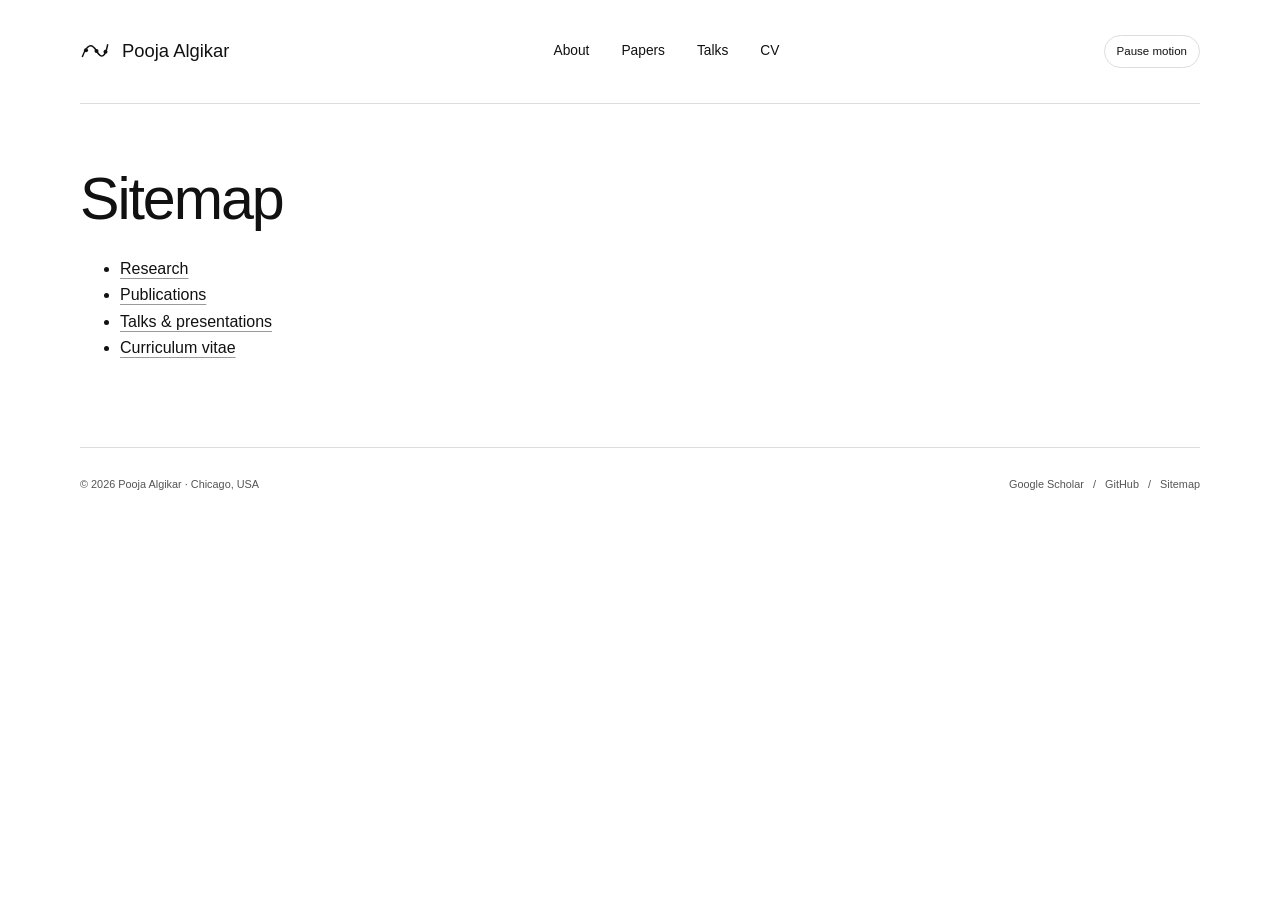
<file: sitemap/index.html>
<!doctype html>
<html lang="en" class="no-js motion-off"><head><meta charset="utf-8"><meta name="viewport" content="width=device-width,initial-scale=1"><title>Sitemap · Pooja Algikar</title><meta name="description" content="Pages on Pooja Algikar’s website."><link rel="canonical" href="https://apooja1.github.io/sitemap/"><meta property="og:type" content="website"><meta property="og:site_name" content="Pooja Algikar"><meta property="og:title" content="Sitemap · Pooja Algikar"><meta property="og:description" content="Pages on Pooja Algikar’s website."><meta property="og:url" content="https://apooja1.github.io/sitemap/"><meta property="og:image" content="https://apooja1.github.io/images/pooja-algikar-89f3e8f4930c.jpg"><meta name="twitter:card" content="summary"><meta name="theme-color" content="#ffffff"><link rel="icon" href="/assets/favicon.svg" type="image/svg+xml"><link rel="stylesheet" href="/assets/css/research.css?v=123539543d"><script>document.documentElement.classList.replace('no-js','js');</script><script src="/assets/js/research.js?v=da0ce40711" defer></script><script type="application/ld+json">{"@context":"https://schema.org","@type":"Person","name":"Pooja Algikar","url":"https://apooja1.github.io/","jobTitle":"Postdoctoral researcher","worksFor":{"@type":"Organization","name":"Argonne National Laboratory"},"sameAs":["https://scholar.google.com/citations?user=ILPqcD4AAAAJ&hl=en","https://github.com/apooja1"]}</script></head><body><a class="skip-link" href="#main">Skip to content</a><header class="site-header wrap"><a class="brand" href="/"><svg viewBox="0 0 40 40" aria-hidden="true"><path d="M3 28Q12 3 22 20T37 11" fill="none" stroke="currentColor" stroke-width="1.5"/><circle cx="8" cy="19" r="2.7" fill="currentColor"/><circle cx="22" cy="20" r="2.7" fill="currentColor"/><circle cx="34" cy="21" r="2.7" fill="currentColor"/></svg><span>Pooja Algikar</span></a><nav class="site-nav" aria-label="Main navigation"><a href="/">About</a><a href="/publications/">Papers</a><a href="/talks/">Talks</a><a href="/cv/">CV</a></nav><button class="motion-toggle" data-motion-toggle aria-pressed="true">Ⅱ Pause motion</button></header><main class="wrap" id="main" tabindex="-1"><header class="page-intro"><h1>Sitemap</h1><ul><li><a href="/">Research</a></li><li><a href="/publications/">Publications</a></li><li><a href="/talks/">Talks &amp; presentations</a></li><li><a href="/cv/">Curriculum vitae</a></li></ul></header></main><footer class="site-footer wrap"><span>© 2026 Pooja Algikar · Chicago, USA</span><span><a href="https://scholar.google.com/citations?user=ILPqcD4AAAAJ&amp;hl=en">Google Scholar</a> &nbsp; / &nbsp; <a href="https://github.com/apooja1">GitHub</a> &nbsp; / &nbsp; <a href="/sitemap/">Sitemap</a></span></footer></body></html>
</file>
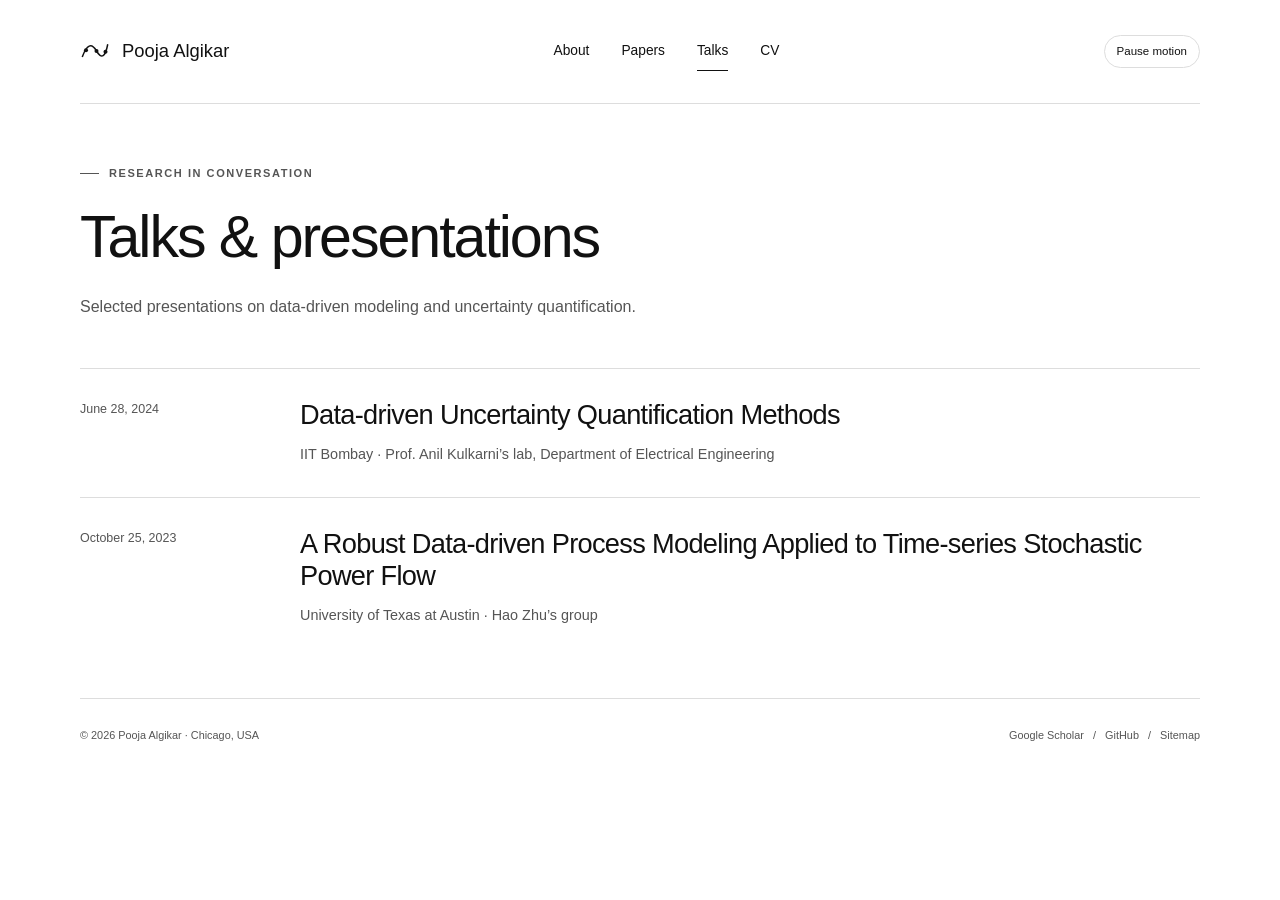
<file: talks/index.html>
<!doctype html>
<html lang="en" class="no-js motion-off"><head><meta charset="utf-8"><meta name="viewport" content="width=device-width,initial-scale=1"><title>Talks &amp; presentations · Pooja Algikar</title><meta name="description" content="Research talks and presentations by Pooja Algikar."><link rel="canonical" href="https://apooja1.github.io/talks/"><meta property="og:type" content="website"><meta property="og:site_name" content="Pooja Algikar"><meta property="og:title" content="Talks &amp; presentations · Pooja Algikar"><meta property="og:description" content="Research talks and presentations by Pooja Algikar."><meta property="og:url" content="https://apooja1.github.io/talks/"><meta property="og:image" content="https://apooja1.github.io/images/pooja-algikar-89f3e8f4930c.jpg"><meta name="twitter:card" content="summary"><meta name="theme-color" content="#ffffff"><link rel="icon" href="/assets/favicon.svg" type="image/svg+xml"><link rel="stylesheet" href="/assets/css/research.css?v=123539543d"><script>document.documentElement.classList.replace('no-js','js');</script><script src="/assets/js/research.js?v=da0ce40711" defer></script><script type="application/ld+json">{"@context":"https://schema.org","@type":"Person","name":"Pooja Algikar","url":"https://apooja1.github.io/","jobTitle":"Postdoctoral researcher","worksFor":{"@type":"Organization","name":"Argonne National Laboratory"},"sameAs":["https://scholar.google.com/citations?user=ILPqcD4AAAAJ&hl=en","https://github.com/apooja1"]}</script></head><body><a class="skip-link" href="#main">Skip to content</a><header class="site-header wrap"><a class="brand" href="/"><svg viewBox="0 0 40 40" aria-hidden="true"><path d="M3 28Q12 3 22 20T37 11" fill="none" stroke="currentColor" stroke-width="1.5"/><circle cx="8" cy="19" r="2.7" fill="currentColor"/><circle cx="22" cy="20" r="2.7" fill="currentColor"/><circle cx="34" cy="21" r="2.7" fill="currentColor"/></svg><span>Pooja Algikar</span></a><nav class="site-nav" aria-label="Main navigation"><a href="/">About</a><a href="/publications/">Papers</a><a href="/talks/" aria-current="page">Talks</a><a href="/cv/">CV</a></nav><button class="motion-toggle" data-motion-toggle aria-pressed="true">Ⅱ Pause motion</button></header><main class="wrap" id="main" tabindex="-1"><header class="page-intro"><p class="eyebrow">Research in conversation</p><h1>Talks & presentations</h1><p>Selected presentations on data-driven modeling and uncertainty quantification.</p></header><article class="plain-entry"><p class="entry-date">June 28, 2024</p><div><h2>Data-driven Uncertainty Quantification Methods</h2><p>IIT Bombay · Prof. Anil Kulkarni’s lab, Department of Electrical Engineering</p></div></article><article class="plain-entry"><p class="entry-date">October 25, 2023</p><div><h2>A Robust Data-driven Process Modeling Applied to Time-series Stochastic Power Flow</h2><p>University of Texas at Austin · Hao Zhu’s group</p></div></article></main><footer class="site-footer wrap"><span>© 2026 Pooja Algikar · Chicago, USA</span><span><a href="https://scholar.google.com/citations?user=ILPqcD4AAAAJ&amp;hl=en">Google Scholar</a> &nbsp; / &nbsp; <a href="https://github.com/apooja1">GitHub</a> &nbsp; / &nbsp; <a href="/sitemap/">Sitemap</a></span></footer></body></html>
</file>
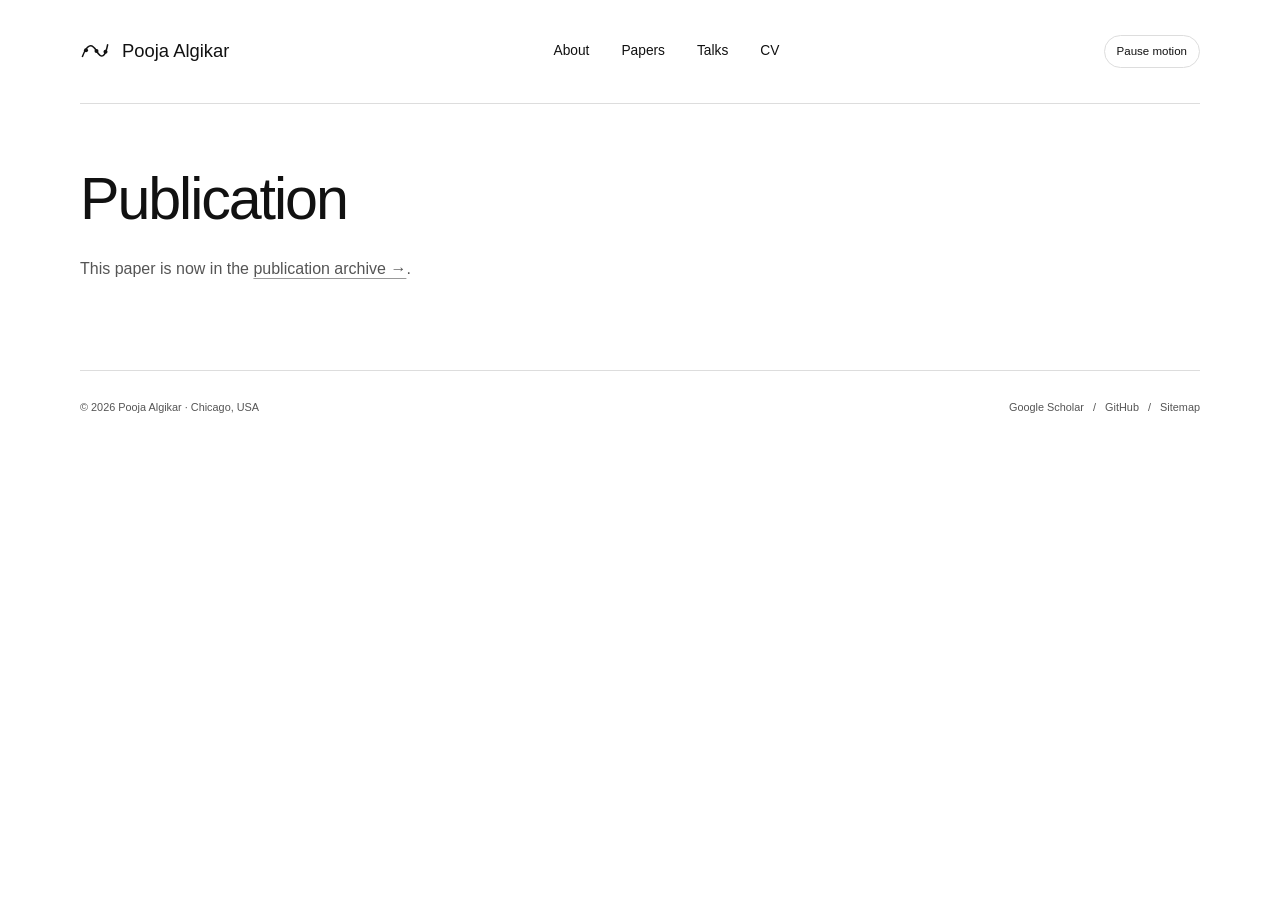
<file: publication/2015-10-01-paper-title-number-2/index.html>
<!doctype html>
<html lang="en" class="no-js motion-off"><head><meta charset="utf-8"><meta name="viewport" content="width=device-width,initial-scale=1"><title>Publication · Pooja Algikar</title><meta name="description" content="This publication is available in the archive."><link rel="canonical" href="https://apooja1.github.io/publication/2015-10-01-paper-title-number-2/"><meta property="og:type" content="website"><meta property="og:site_name" content="Pooja Algikar"><meta property="og:title" content="Publication · Pooja Algikar"><meta property="og:description" content="This publication is available in the archive."><meta property="og:url" content="https://apooja1.github.io/publication/2015-10-01-paper-title-number-2/"><meta property="og:image" content="https://apooja1.github.io/images/pooja-algikar-89f3e8f4930c.jpg"><meta name="twitter:card" content="summary"><meta name="theme-color" content="#ffffff"><link rel="icon" href="/assets/favicon.svg" type="image/svg+xml"><link rel="stylesheet" href="/assets/css/research.css?v=123539543d"><script>document.documentElement.classList.replace('no-js','js');</script><script src="/assets/js/research.js?v=da0ce40711" defer></script><script type="application/ld+json">{"@context":"https://schema.org","@type":"Person","name":"Pooja Algikar","url":"https://apooja1.github.io/","jobTitle":"Postdoctoral researcher","worksFor":{"@type":"Organization","name":"Argonne National Laboratory"},"sameAs":["https://scholar.google.com/citations?user=ILPqcD4AAAAJ&hl=en","https://github.com/apooja1"]}</script></head><body><a class="skip-link" href="#main">Skip to content</a><header class="site-header wrap"><a class="brand" href="/"><svg viewBox="0 0 40 40" aria-hidden="true"><path d="M3 28Q12 3 22 20T37 11" fill="none" stroke="currentColor" stroke-width="1.5"/><circle cx="8" cy="19" r="2.7" fill="currentColor"/><circle cx="22" cy="20" r="2.7" fill="currentColor"/><circle cx="34" cy="21" r="2.7" fill="currentColor"/></svg><span>Pooja Algikar</span></a><nav class="site-nav" aria-label="Main navigation"><a href="/">About</a><a href="/publications/">Papers</a><a href="/talks/">Talks</a><a href="/cv/">CV</a></nav><button class="motion-toggle" data-motion-toggle aria-pressed="true">Ⅱ Pause motion</button></header><main class="wrap" id="main" tabindex="-1"><section class="page-intro"><h1>Publication</h1><p>This paper is now in the <a href="/publications/#emulator-2022">publication archive →</a>.</p></section></main><footer class="site-footer wrap"><span>© 2026 Pooja Algikar · Chicago, USA</span><span><a href="https://scholar.google.com/citations?user=ILPqcD4AAAAJ&amp;hl=en">Google Scholar</a> &nbsp; / &nbsp; <a href="https://github.com/apooja1">GitHub</a> &nbsp; / &nbsp; <a href="/sitemap/">Sitemap</a></span></footer></body></html>
</file>
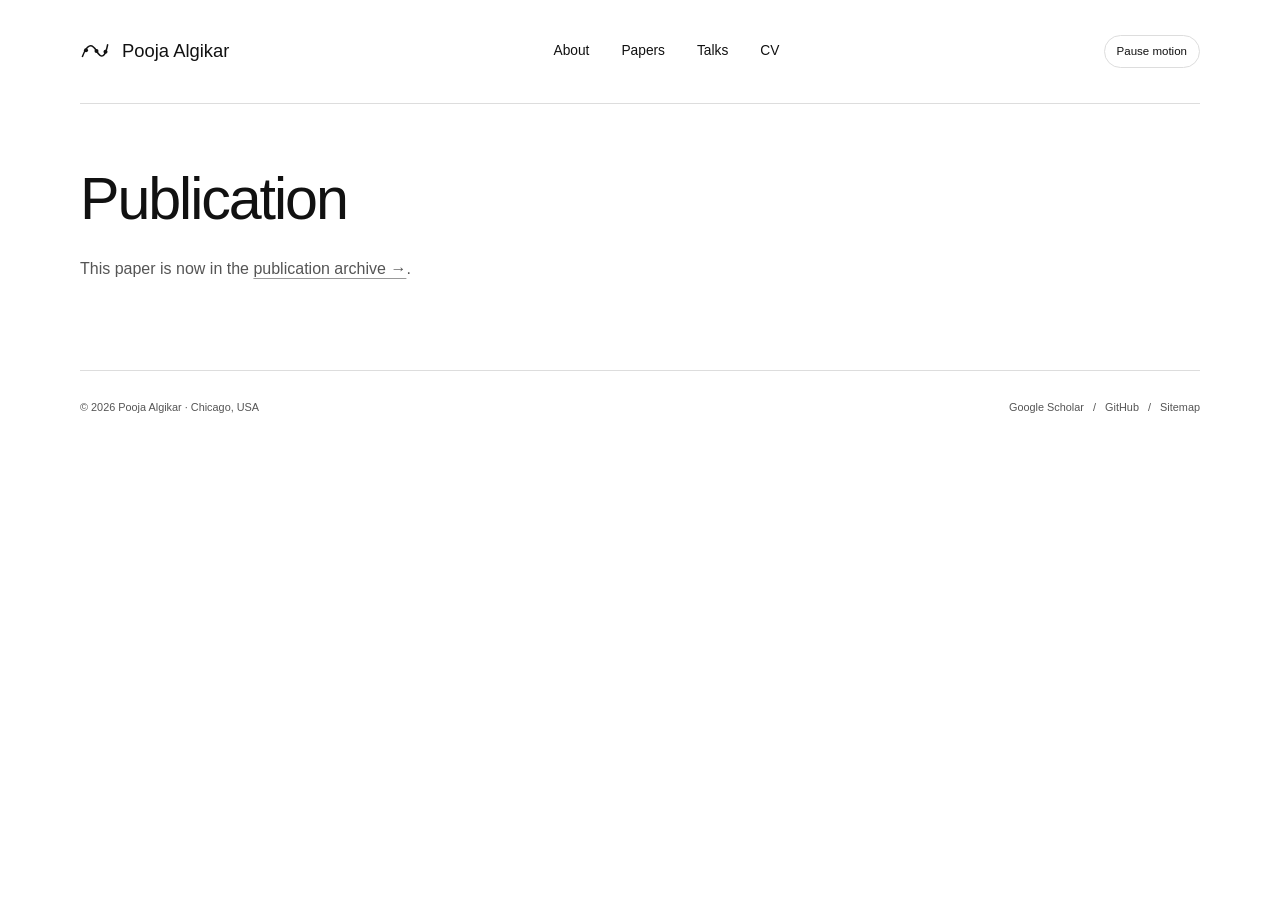
<file: publication/2015-10-01-paper-title-number-3/index.html>
<!doctype html>
<html lang="en" class="no-js motion-off"><head><meta charset="utf-8"><meta name="viewport" content="width=device-width,initial-scale=1"><title>Publication · Pooja Algikar</title><meta name="description" content="This publication is available in the archive."><link rel="canonical" href="https://apooja1.github.io/publication/2015-10-01-paper-title-number-3/"><meta property="og:type" content="website"><meta property="og:site_name" content="Pooja Algikar"><meta property="og:title" content="Publication · Pooja Algikar"><meta property="og:description" content="This publication is available in the archive."><meta property="og:url" content="https://apooja1.github.io/publication/2015-10-01-paper-title-number-3/"><meta property="og:image" content="https://apooja1.github.io/images/pooja-algikar-89f3e8f4930c.jpg"><meta name="twitter:card" content="summary"><meta name="theme-color" content="#ffffff"><link rel="icon" href="/assets/favicon.svg" type="image/svg+xml"><link rel="stylesheet" href="/assets/css/research.css?v=123539543d"><script>document.documentElement.classList.replace('no-js','js');</script><script src="/assets/js/research.js?v=da0ce40711" defer></script><script type="application/ld+json">{"@context":"https://schema.org","@type":"Person","name":"Pooja Algikar","url":"https://apooja1.github.io/","jobTitle":"Postdoctoral researcher","worksFor":{"@type":"Organization","name":"Argonne National Laboratory"},"sameAs":["https://scholar.google.com/citations?user=ILPqcD4AAAAJ&hl=en","https://github.com/apooja1"]}</script></head><body><a class="skip-link" href="#main">Skip to content</a><header class="site-header wrap"><a class="brand" href="/"><svg viewBox="0 0 40 40" aria-hidden="true"><path d="M3 28Q12 3 22 20T37 11" fill="none" stroke="currentColor" stroke-width="1.5"/><circle cx="8" cy="19" r="2.7" fill="currentColor"/><circle cx="22" cy="20" r="2.7" fill="currentColor"/><circle cx="34" cy="21" r="2.7" fill="currentColor"/></svg><span>Pooja Algikar</span></a><nav class="site-nav" aria-label="Main navigation"><a href="/">About</a><a href="/publications/">Papers</a><a href="/talks/">Talks</a><a href="/cv/">CV</a></nav><button class="motion-toggle" data-motion-toggle aria-pressed="true">Ⅱ Pause motion</button></header><main class="wrap" id="main" tabindex="-1"><section class="page-intro"><h1>Publication</h1><p>This paper is now in the <a href="/publications/#powerflow-2024">publication archive →</a>.</p></section></main><footer class="site-footer wrap"><span>© 2026 Pooja Algikar · Chicago, USA</span><span><a href="https://scholar.google.com/citations?user=ILPqcD4AAAAJ&amp;hl=en">Google Scholar</a> &nbsp; / &nbsp; <a href="https://github.com/apooja1">GitHub</a> &nbsp; / &nbsp; <a href="/sitemap/">Sitemap</a></span></footer></body></html>
</file>
<file: assets/css/research.css>
/* Shared visual identity, scientific diagrams, and responsive layouts. */
:root {
  --paper:#ffffff;
  --ink:#111111;
  --muted:#555555;
  --line:#dddddd;
  --primary:#111111;
  --accent:#111111;
  --soft:#f5f5f5;
  --white:#fff;
  --sans:-apple-system,BlinkMacSystemFont,'Segoe UI',sans-serif;
  color-scheme:light
}
* {
  box-sizing:border-box
}
html {
  scroll-behavior:smooth;
  scroll-padding-top:2rem
}
body {
  margin:0;
  background:var(--paper);
  color:var(--ink);
  font:16px/1.65 var(--sans);
  -webkit-font-smoothing:antialiased
}
a {
  color:inherit;
  text-decoration-color:#999999;
  text-underline-offset:4px
}
a:hover {
  color:var(--accent);
  text-decoration-color:currentColor
}
button {
  font:inherit;
  color:inherit;
  cursor:pointer
}
button:disabled {
  cursor:default
}
a:focus-visible,button:focus-visible,summary:focus-visible {
  outline:3px solid var(--accent);
  outline-offset:5px
}
h1,h2,h3,p {
  margin-top:0
}
h1,h2,h3 {
  font-family:var(--sans);
  font-weight:500;
  line-height:1.18
}
h1 {
  font-size:clamp(2.5rem,4.4vw,3.9rem);
  letter-spacing:-.035em
}
h2 {
  font-size:2.15rem;
  letter-spacing:-.025em
}
h3 {
  font-size:1.75rem;
  letter-spacing:-.025em
}
p {
  margin-bottom:1.1rem
}
svg {
  display:block;
  max-width:100%;
  overflow:visible
}
svg text {
  font-family:var(--sans);
  fill:currentColor;
  stroke:none
}
svg .accent {
  color:var(--accent)
}
svg .muted {
  color:var(--muted)
}
svg .paper-fill {
  fill:var(--paper)
}
svg .soft-fill {
  fill:var(--paper)
}
svg .flow-path {
  stroke-dasharray:5 7
}
svg .node {
  fill:var(--paper);
  stroke:currentColor;
  stroke-width:2
}
svg .point {
  fill:currentColor
}
svg line,svg path,svg circle,svg rect,svg polygon {
  vector-effect:non-scaling-stroke
}
.wrap {
  width:min(1120px,calc(100% - 80px));
  margin-inline:auto
}
.skip-link {
  position:absolute;
  top:-80px;
  left:20px;
  padding:10px 20px;
  background:var(--ink);
  color:white;
  z-index:20
}
.skip-link:focus {
  top:10px
}
.site-header {
  display:flex;
  align-items:center;
  justify-content:space-between;
  gap:1.5rem;
  min-height:104px;
  border-bottom:1px solid var(--line)
}
.brand {
  display:flex;
  align-items:center;
  gap:12px;
  text-decoration:none;
  font-family:var(--sans);
  font-size:1.15rem
}
.brand svg {
  width:30px;
  height:30px
}
.site-nav {
  display:flex;
  align-items:center;
  gap:32px;
  font-size:.86rem
}
.site-nav a {
  text-decoration:none;
  padding:8px 0
}
.site-nav a[aria-current=page] {
  border-bottom:1px solid var(--ink)
}
.motion-toggle {
  border:1px solid var(--line);
  background:transparent;
  border-radius:30px;
  padding:6px 12px;
  font-size:.72rem;
  white-space:nowrap
}
.hero {
  display:grid;
  grid-template-columns:minmax(0,1fr) 248px;
  gap:80px;
  padding:68px 0 0
}
.eyebrow {
  font-size:.69rem;
  letter-spacing:.14em;
  text-transform:uppercase;
  font-weight:600;
  color:var(--primary);
  display:flex;
  align-items:center;
  gap:10px;
  margin-bottom:20px
}
.eyebrow::before {
  content:'';
  width:19px;
  height:1px;
  background:currentColor
}
.hero h1 {
  margin:0 0 23px
}
.hero .lede {
  font-family:var(--sans);
  font-size:1.8rem;
  line-height:1.35;
  max-width:620px;
  letter-spacing:-.02em;
  margin-bottom:16px
}
.hero .bio {
  max-width:600px;
  color:var(--muted);
  font-size:1rem
}
.profile-links {
  display:flex;
  gap:25px;
  font-size:.84rem;
  margin:23px 0 0
}
.profile-links a {
  text-decoration:none;
  border-bottom:1px solid var(--line)
}
.profile-links span {
  margin-left:7px;
  color:var(--accent)
}
.portrait {
  margin:0;
  align-self:start;
  transform:rotate(1.5deg);
  padding-top:5px
}
.portrait img {
  display:block;
  width:100%;
  height:auto;
  aspect-ratio:1;
  object-fit:cover;
  object-position:50% 37%;
  filter:saturate(.75);
  border:1px solid var(--line);
  border-radius:50%
}
.portrait figcaption {
  font-size:.75rem;
  color:var(--muted);
  margin-top:12px;
  text-align:center;
  overflow-wrap:anywhere
}
.observation-study {
  margin:30px 0 0;
  position:relative;
  height:132px;
  overflow:hidden;
  color:var(--primary)
}
.observation-study svg {
  width:100%;
  height:125px
}
.observation-study .study-label {
  position:absolute;
  bottom:14px;
  right:0;
  background:var(--paper);
  padding-left:15px;
  color:var(--muted);
  font-size:.61rem;
  letter-spacing:.08em;
  text-transform:uppercase
}
.motif-path {
  stroke-dasharray:900;
  animation:trace 12s linear infinite
}
.motif-dot {
  animation:breathe 6s ease-in-out infinite;
  animation-delay:var(--delay,0s)
}
.motion-off .motif-path,.motion-off .motif-dot {
  animation:none
}
@keyframes trace {
  0%,15% {
    stroke-dashoffset:900;
    opacity:.35
  }
  55%,85% {
    stroke-dashoffset:0;
    opacity:.65
  }
  100% {
    stroke-dashoffset:0;
    opacity:.35
  }
}
@keyframes breathe {
  50% {
    opacity:.3;
    transform:translateY(3px)
  }
}
.section-head {
  display:flex;
  align-items:baseline;
  justify-content:space-between;
  gap:24px;
  margin:50px 0 28px
}
.section-head h2 {
  margin:0
}
.section-head a {
  font-size:.8rem;
  white-space:nowrap
}
.section-kicker {
  font-size:.65rem;
  color:var(--muted);
  letter-spacing:.14em;
  text-transform:uppercase;
  margin-bottom:12px
}
.paper-entry {
  display:grid;
  grid-template-columns:clamp(224px,30vw,320px) minmax(0,1fr);
  gap:clamp(22px,3vw,40px);
  padding:32px 0 40px;
  border-top:1px solid var(--line);
  align-items:start
}
.paper-visual {
  background:transparent;
  position:relative;
  min-width:0;
  width:100%;
  margin:0;
}
.science-svg {
  width:100%;
  height:auto;
  color:var(--primary)
}
.science-svg {
  font-size:16px
}
.method-pane {
  margin:0;
  min-width:0;
}
.pane-heading {
  margin:0;
  padding:0 14px 8px;
  font-size:.76rem;
  font-weight:500;
  line-height:1.4;
}
.pane-heading span {
  color:var(--muted);
  font-size:.62rem;
  margin-right:9px;
  font-variant-numeric:tabular-nums;
}
.explanation-ready .pane-viewer {
  aspect-ratio:480 / 376;
}
.explanation-ready .method-pane {
  height:100%;
  display:flex;
  flex-direction:column;
}
.explanation-ready .method-pane[hidden] {
  display:none;
}
.explanation-ready .method-pane .science-svg {
  height:calc(100% - 30px);
  min-height:0;
  flex:1;
}
.animation-stages.narration-cues {
  display:none;
}
.pane-nav {
  display:none;
  padding:11px 14px 0;
  gap:9px;
}
.explanation-ready .pane-nav {
  display:flex;
}
.pane-nav button {
  flex:1;
  min-width:0;
  padding:8px 0 0;
  border:0;
  border-top:2px solid var(--line);
  background:transparent;
  text-align:left;
  font-size:.69rem;
  line-height:1.45;
  color:var(--muted);
}
.pane-nav button span {
  display:block;
  font-size:.6rem;
  margin-bottom:3px;
  font-variant-numeric:tabular-nums;
}
.pane-nav button[aria-pressed="true"] {
  border-color:var(--ink);
  color:var(--ink);
}
.pane-nav button:hover {
  color:var(--ink);
}
@media print {
  .explanation-ready .pane-viewer {aspect-ratio:auto}
  .explanation-ready .method-pane[hidden] {display:block}
  .explanation-ready .method-pane .science-svg {height:auto}
  .pane-nav {display:none!important}
}
.science-svg [data-step] {
  transition:opacity .3s ease,filter .3s ease
}
.running .science-svg [data-step] {
  opacity:.74
}
.running .science-svg [data-step].active {
  opacity:1
}
.running .science-svg .active .flow-path {
  animation:flow 1s linear infinite
}
.running .science-svg .active .signal {
  animation:signal 1.2s ease-in-out infinite
}
.running .science-svg .active .estimate {
  stroke-dasharray:500;
  animation:estimate 2.8s ease-out both
}
@keyframes flow {
  to {
    stroke-dashoffset:-24
  }
}
@keyframes signal {
  50% {
    opacity:.45;
    stroke-width:3
  }
}
@keyframes estimate {
  from {
    stroke-dashoffset:500
  }
  to {
    stroke-dashoffset:0
  }
}
.paper-symbol {
  width:36px;
  height:36px;
  flex:none;
  color:var(--primary)
}
.paper-meta {
  font-size:.68rem;
  line-height:1.5;
  color:var(--muted);
  letter-spacing:.06em;
  text-transform:uppercase;
  margin-bottom:14px;
  display:flex;
  gap:10px;
  align-items:center;
  flex-wrap:wrap
}
.paper-meta .venue {
  color:var(--accent)
}
.paper-entry h3 {
  margin:0 0 13px;
  font-size:1.3rem;
  font-weight:600;
  line-height:1.32
}
.paper-entry h3 a {
  text-decoration:none
}
.authors {
  font-size:.78rem;
  color:var(--muted);
  line-height:1.6;
  margin-bottom:15px
}
.authors strong {
  font-weight:500;
  color:var(--ink)
}
.paper-summary {
  max-width:76ch;
  font-size:.9rem;
  line-height:1.75;
  margin-bottom:15px
}
.research-links {
  display:flex;
  align-items:center;
  gap:17px;
  flex-wrap:wrap;
  font-size:.73rem
}
.research-links a {
  text-decoration:none;
  border-bottom:1px solid var(--line)
}
.citation {
  margin-top:10px;
  font-size:.7rem
}
.citation summary {
  cursor:pointer;
  color:var(--muted);
  width:fit-content
}
.citation pre {
  max-width:100%;
  white-space:pre-wrap;
  overflow-wrap:anywhere;
  font:11px/1.6 ui-monospace,monospace;
  padding:13px;
  background:var(--soft)
}
.copy-button {
  border:1px solid var(--line);
  background:transparent;
  padding:4px 10px;
  font-size:.7rem
}
.animation-controls {
  display:flex;
  gap:8px;
  padding:12px 14px 0;
  align-items:center;
  flex-wrap:wrap
}
.animation-controls button {
  border:1px solid #bbbbbb;
  border-radius:25px;
  background:transparent;
  padding:5px 11px;
  font-size:.66rem;
  min-height:32px
}
.animation-controls button:hover {
  background:var(--paper)
}
.animation-controls .play-control {
  min-width:128px;
  background:var(--ink);
  color:var(--paper);
  border-color:var(--ink)
}
.animation-controls .play-control:hover {
  background:var(--primary)
}
.animation-controls .progress {
  margin-left:auto;
  font-variant-numeric:tabular-nums;
  font-size:.65rem;
  color:var(--muted)
}
.animation-stages {
  padding:11px 15px 15px;
  margin:0;
  display:flex;
  gap:8px;
  list-style:none;
  font-size:.62rem;
  line-height:1.4;
  color:var(--muted)
}
.animation-stages li {
  flex:1;
  border-top:2px solid #cccccc;
  padding-top:7px
}
.animation-stages li.active {
  border-color:var(--accent);
  color:var(--ink)
}
.animation-stages li span {
  font-size:.57rem;
  color:var(--accent);
  display:block;
  margin-bottom:3px
}
.pending-visual {
  padding:28px;
  min-height:245px;
  display:flex;
  flex-direction:column;
  justify-content:center
}
.pending-visual .paper-symbol {
  width:64px;
  height:64px;
  margin-bottom:24px
}
.pending-visual p {
  font-size:.8rem;
  color:var(--muted);
  margin:0
}
.pending-note {
  font-size:.73rem;
  color:var(--muted);
  border-left:2px solid var(--accent);
  padding-left:12px;
  margin-top:13px
}
.news-section {
  display:grid;
  grid-template-columns:260px 1fr;
  gap:50px;
  border-top:1px solid var(--line);
  padding:45px 0;
  margin-top:10px
}
.news-section h2 {
  margin-top:0
}
.news-list {
  list-style:none;
  margin:0;
  padding:0
}
.news-list li {
  display:grid;
  grid-template-columns:105px 1fr;
  gap:20px;
  padding:0 0 18px;
  font-size:.83rem;
  line-height:1.6
}
.news-list time {
  font-size:.67rem;
  text-transform:uppercase;
  letter-spacing:.04em;
  color:var(--muted);
  padding-top:3px
}
.news-list p {
  margin:0
}
.news-list details {
  margin-top:6px
}
.site-footer {
  border-top:1px solid var(--line);
  margin-top:40px;
  padding:28px 0 40px;
  display:flex;
  justify-content:space-between;
  gap:25px;
  font-size:.68rem;
  color:var(--muted)
}
.site-footer a {
  text-decoration:none
}
.page-intro {
  padding:60px 0 30px;
  max-width:760px
}
.page-intro h1 {
  font-size:3.7rem;
  margin-bottom:22px
}
.page-intro p {
  color:var(--muted);
  max-width:640px
}
.year-heading {
  font-family:var(--sans);
  font-size:.72rem;
  letter-spacing:.13em;
  text-transform:uppercase;
  color:var(--muted);
  margin:20px 0 13px
}
.archive .paper-entry {
  padding-top:28px
}
.paper-copy {
  min-width:0
}
.plain-entry {
  display:grid;
  grid-template-columns:180px 1fr;
  gap:40px;
  padding:30px 0;
  border-top:1px solid var(--line)
}
.plain-entry .entry-date {
  font-size:.78rem;
  color:var(--muted)
}
.plain-entry h2 {
  font-size:1.7rem;
  margin-bottom:12px
}
.plain-entry p {
  font-size:.9rem;
  color:var(--muted);
  margin-bottom:0
}
.cv-heading {
  font-family:var(--sans);
  font-size:.7rem;
  letter-spacing:.12em;
  text-transform:uppercase;
  margin:25px 0 15px;
  color:var(--primary)
}
.cv-grid {
  max-width:900px
}
.text-link {
  font-size:.8rem
}
.no-js-note {
  font-size:.75rem;
  color:var(--muted);
  padding:10px 0
}
.not-found {
  min-height:55vh;
  padding-top:70px
}
.not-found h1 {
  font-size:3rem
}
@media(min-width:1400px) {
  .wrap {
    width:1120px
  }
  .hero {
    gap:120px
  }
  .hero h1 {
    font-size:4.2rem
  }
}
@media(max-width:950px) {
  .wrap {
    width:calc(100% - 48px)
  }
  .hero {
    grid-template-columns:minmax(0,1fr) 210px;
    gap:40px;
    padding-top:50px
  }
  .hero .lede {
    font-size:1.5rem
  }
  .paper-entry h3 {
    font-size:1.25rem
  }
  .site-nav {
    gap:22px
  }
  .news-section {
    grid-template-columns:180px 1fr;
    gap:30px
  }
}
@media(max-width:700px) {
  .wrap {
    width:calc(100% - 36px)
  }
  .site-header {
    min-height:93px;
    flex-wrap:wrap;
    gap:5px;
    padding:16px 0
  }
  .brand {
    font-size:1.05rem
  }
  .site-nav {
    gap:21px;
    font-size:.75rem
  }
  .motion-toggle {
    font-size:.6rem;
    padding:4px 9px
  }
  .hero {
    grid-template-columns:minmax(0,1fr) 110px;
    gap:18px;
    padding-top:38px
  }
  .hero h1 {
    font-size:2.7rem;
    grid-column:1/-1
  }
  .hero .eyebrow {
    font-size:.58rem;
    letter-spacing:.08em;
    margin-bottom:18px
  }
  .hero .lede {
    font-size:1.38rem
  }
  .hero .bio {
    font-size:.89rem
  }
  .hero .hero-copy {
    grid-column:1/-1
  }
  .portrait {
    grid-column:2;
    grid-row:1;
    position:relative;
    width:100%;
    align-self:start;
    margin-top:31px
  }
  .portrait figcaption {
    font-size:.65rem
  }
  .hero .eyebrow {
    max-width:calc(100% - 100px)
  }
  .hero h1 {
    max-width:calc(100% - 110px);
    font-size:clamp(2.2rem,8.3vw,3.5rem);
    margin-bottom:36px;
    min-height:90px
  }
  .profile-links {
    gap:20px;
    font-size:.76rem
  }
  .observation-study {
    margin-top:18px;
    height:105px
  }
  .observation-study svg {
    height:100px
  }
  .observation-study .study-label {
    font-size:.5rem;
    bottom:8px
  }
  .section-head {
    margin-top:35px;
    margin-bottom:23px
  }
  .section-head h2 {
    font-size:2rem
  }
  .section-head a {
    font-size:.67rem
  }
  .paper-entry h3,.archive .paper-entry h3 {
    font-size:1.2rem
  }
  .paper-meta {
    font-size:.62rem;
    margin-bottom:12px
  }
  .paper-summary {
    font-size:.88rem
  }
  .news-section {
    grid-template-columns:1fr;
    gap:15px;
    padding-top:30px
  }
  .news-section h2 {
    font-size:2rem
  }
  .news-list li {
    grid-template-columns:80px 1fr;
    gap:15px;
    font-size:.79rem
  }
  .news-list time {
    font-size:.59rem
  }
  .site-footer {
    font-size:.6rem;
    flex-wrap:wrap
  }
  .page-intro {
    padding:38px 0 20px
  }
  .page-intro h1 {
    font-size:3rem
  }
  .page-intro p {
    font-size:.91rem
  }
  .plain-entry {
    grid-template-columns:1fr;
    gap:10px;
    padding:25px 0
  }
  .plain-entry h2 {
    font-size:1.5rem
  }
  .animation-stages {
    font-size:.65rem
  }
}
@media(prefers-reduced-motion:reduce) {
  html {
    scroll-behavior:auto
  }
  *,*::before,*::after {
    animation:none!important;
    transition:none!important
  }
  .motif-path {
    stroke-dashoffset:0!important
  }
}
@media print {
  .site-header,.animation-controls,.motion-toggle {
    display:none
  }
  .wrap {
    width:100%
  }
  .paper-entry {
    break-inside:avoid
  }
  .site-footer {
    margin-top:10px
  }
  body {
    background:white
  }
  .paper-visual {
    background:transparent
  }
}
.tab-inactive .motif-dot,.tab-inactive .motif-path {
  animation-play-state:paused
}
.motion-toggle {
  display:none
}
.js .motion-toggle {
  display:inline-block
}
.animation-controls {
  display:none
}
.js .animation-controls {
  display:flex
}
.motif-offscreen .motif-dot,.motif-offscreen .motif-path {
  animation-play-state:paused
}
@media(max-width:700px) {
  .hero {
    display:block;
    position:relative
  }
  .hero h1 {
    font-size:2.8rem;
    line-height:1.03;
    min-height:94px;
    margin-bottom:24px
  }
  .portrait {
    position:absolute;
    top:38px;
    right:0;
    width:110px;
    margin:0;
    padding:0
  }
  .site-header {
    padding:16px 0 12px;
    gap:10px
  }
  .brand {
    order:1
  }
  .motion-toggle {
    order:2;
    margin-left:auto
  }
  .site-nav {
    order:3;
    width:100%;
    gap:28px
  }
  .animation-stages {
    font-size:.71rem
  }
  .hero .eyebrow {
    max-width:calc(100% - 125px);
    font-size:.58rem
  }
}
.stepping .science-svg [data-step] {
  opacity:.74
}
.stepping .science-svg [data-step].active {
  opacity:1
}
@media(max-width:700px) {
  .hero h1 {
    max-width:calc(100% - 128px)
  }
}

/* Unified explanation controls retain native audio when JavaScript is unavailable. */
.paper-audio {
  display:block;
  width:calc(100% - 28px);
  max-width:360px;
  height:40px;
  margin:12px 14px 0;
}
.explanation-ready .paper-audio {
  display:none;
}
.audio-fallback .paper-audio {
  display:block;
}
.audio-status {
  display:block;
  min-height:1.45em;
  margin:8px 14px 0;
  font-size:.7rem;
  line-height:1.45;
  color:var(--muted);
}
@media print {
  .paper-audio,.audio-status {display:none}
}

/* Keep the scientific context legible while emphasizing the current operation. */
.running .science-svg .active .step-marker,
.stepping .science-svg .active .step-marker {fill:#456578}
.running .science-svg .active .step-number,
.stepping .science-svg .active .step-number {fill:white}
.running .science-svg .active .process-box,
.stepping .science-svg .active .process-box {stroke-width:1.65}
.running .science-svg .active .stage-title,
.stepping .science-svg .active .stage-title {font-weight:600}

/* Stage transcripts remain selectable and readable independently of playback. */
.explanation-transcript {
  margin-top:16px;
  font-size:.85rem;
  line-height:1.7
}
.explanation-transcript summary {
  cursor:pointer;
  width:fit-content
}
.explanation-transcript ol {
  list-style:none;
  margin:12px 0 0;
  padding:0
}
.explanation-transcript li {
  border-left:2px solid transparent;
  padding:0 0 0 14px;
  margin-bottom:18px
}
.explanation-transcript li.active {
  border-color:var(--ink)
}
.explanation-transcript h4 {
  font-family:var(--sans);
  font-size:.85rem;
  font-weight:600;
  line-height:1.4;
  margin:0 0 5px
}
.explanation-transcript li.active h4 {
  font-weight:750
}
.explanation-transcript li p {
  margin:0
}


/* Compact figures remain beside the text at laptop and tablet widths. */
.animation-controls {
  gap:7px;
  padding:12px 0 0;
}
.js .animation-controls {
  display:grid;
  grid-template-columns:repeat(3,minmax(0,1fr));
}
.animation-controls .play-control {
  grid-column:1 / 3;
  order:1;
  min-width:0;
}
.animation-controls [data-expand] {order:2}
.animation-controls [data-next] {order:3}
.animation-controls [data-replay] {order:4}
.animation-controls .progress {order:5;margin-left:0;text-align:right}
.animation-controls button {padding:5px 7px;font-size:.68rem}
.pane-heading {padding-inline:0;font-size:.7rem;color:#525a61}
.pane-nav {padding:8px 0 0;gap:10px}
.audio-status {margin-inline:0;font-size:.66rem}
.science-svg {color:#293f4d}
.science-svg .diagram-input {fill:#eef5fa}
.science-svg .diagram-process {fill:#f7f9fb}
.science-svg .diagram-output {fill:#edf6f2}
.science-svg .diagram-note {fill:#f7f7f4}
.science-svg .process-box,.science-svg .data-arrow,.science-svg .diagram-dependency {stroke:#718694}
.science-svg .diagram-arrowhead {fill:#718694}

/* The existing player expands in place, retaining its media and cue state. */
body.diagram-open {overflow:hidden}
.diagram-backdrop {
  position:fixed;
  inset:0;
  z-index:1000;
  background:rgba(29,35,42,.48);
}
.diagram-backdrop[hidden] {display:none}
.diagram-dialog-header,.diagram-zoom-hint {display:none}
.paper-visual.diagram-expanded {
  position:fixed;
  z-index:1001;
  top:50%;
  left:50%;
  transform:translate(-50%,-50%);
  width:min(940px,calc(100vw - 48px));
  max-width:none;
  max-height:calc(100dvh - 48px);
  margin:0;
  padding:22px 28px 24px;
  overflow:auto;
  overscroll-behavior:contain;
  background:white;
  border:1px solid #d4d8dc;
  border-radius:16px;
  box-shadow:0 24px 80px rgba(20,27,35,.2);
}
.diagram-expanded .diagram-dialog-header {
  display:flex;
  align-items:flex-start;
  justify-content:space-between;
  gap:20px;
  padding-bottom:14px;
  margin-bottom:16px;
  border-bottom:1px solid var(--line);
}
.diagram-dialog-header h2 {
  margin:0;
  font-size:1rem;
  font-weight:600;
  line-height:1.45;
  letter-spacing:0;
}
.diagram-dialog-close {
  flex:none;
  border:1px solid #bfc5ca;
  border-radius:24px;
  padding:6px 13px;
  min-height:36px;
  background:white;
  font-size:.78rem;
}
.diagram-expanded .pane-viewer {
  width:min(100%,66dvh,760px);
  margin-inline:auto;
}
.diagram-expanded .animation-controls {
  display:flex;
  gap:12px;
  max-width:760px;
  margin-inline:auto;
  padding-top:16px;
}
.diagram-expanded .animation-controls button {font-size:.8rem;padding:7px 14px;min-height:38px}
.diagram-expanded .animation-controls .play-control {min-width:154px;order:1}
.diagram-expanded .animation-controls [data-next] {order:2}
.diagram-expanded .animation-controls [data-replay] {order:3}
.diagram-expanded .animation-controls [data-expand] {display:none}
.diagram-expanded .animation-controls .progress {order:4;margin-left:auto;font-size:.75rem}
.diagram-expanded .pane-nav,.diagram-expanded .audio-status {max-width:760px;margin-inline:auto}
.diagram-expanded .pane-nav button {font-size:.8rem}
.diagram-expanded .pane-heading {font-size:.82rem}
.diagram-expanded .audio-status {margin-top:10px;font-size:.76rem}
.diagram-placeholder {min-width:0;pointer-events:none}

@media(max-width:600px) {
  .paper-entry,.archive .paper-entry {grid-template-columns:1fr;gap:20px;padding:25px 0 30px}
  .paper-copy {order:1}
  .paper-visual,.diagram-placeholder {order:2;max-width:480px}
  .paper-visual.diagram-expanded {width:calc(100vw - 24px);max-height:calc(100dvh - 24px);padding:16px 14px}
  .diagram-expanded .diagram-dialog-header {gap:12px;margin-bottom:8px}
  .diagram-dialog-header h2 {font-size:.86rem}
  .diagram-expanded .diagram-zoom-hint {display:block;color:var(--muted);font-size:.7rem;margin:0 0 12px}
  .diagram-expanded .pane-viewer {width:100%;aspect-ratio:auto;overflow-x:auto;overflow-y:hidden}
  .diagram-expanded .method-pane {width:600px;min-width:600px;height:auto}
  .diagram-expanded .method-pane .science-svg {width:600px;height:auto;flex:none}
  .diagram-expanded .animation-controls {gap:8px;flex-wrap:wrap}
  .diagram-expanded .animation-controls .play-control {min-width:0}
  .diagram-expanded .animation-controls button {font-size:.72rem;padding:7px 10px}
  .diagram-expanded .pane-nav button {font-size:.69rem}
}
@media print {
  .diagram-backdrop,.diagram-dialog-header,.diagram-zoom-hint,.expand-diagram,.js .animation-controls {display:none!important}
  .paper-visual.diagram-expanded {position:static;transform:none;width:auto;max-height:none;padding:0;border:0;box-shadow:none;overflow:visible}
  .diagram-placeholder {display:none}
}


/* Timing is available in the enlarged explanation, without live announcements. */
.explanation-timing {display:none}
.diagram-expanded .explanation-timing {
  display:grid;
  grid-template-columns:repeat(3,minmax(0,1fr));
  width:100%;
  max-width:760px;
  gap:14px;
  margin:0 auto 12px;
  padding:0 0 8px;
  border-bottom:1px solid var(--line);
}
.explanation-time {display:flex;align-items:baseline;gap:8px;min-width:0}
.explanation-time .time-label {font-size:.68rem;color:var(--muted)}
.explanation-time .time-value {font-size:.82rem;font-weight:500;font-variant-numeric:tabular-nums;white-space:nowrap}
.diagram-expanded .diagram-dialog-header {position:sticky;top:0;background:white;z-index:3}
@media(max-width:600px) {
  .diagram-expanded .explanation-timing {gap:10px}
  .explanation-time {flex-direction:column;gap:0}
  .explanation-time .time-label {font-size:.62rem}
  .explanation-time .time-value {font-size:.78rem}
}
@media print {.explanation-timing {display:none!important}}
</file>
